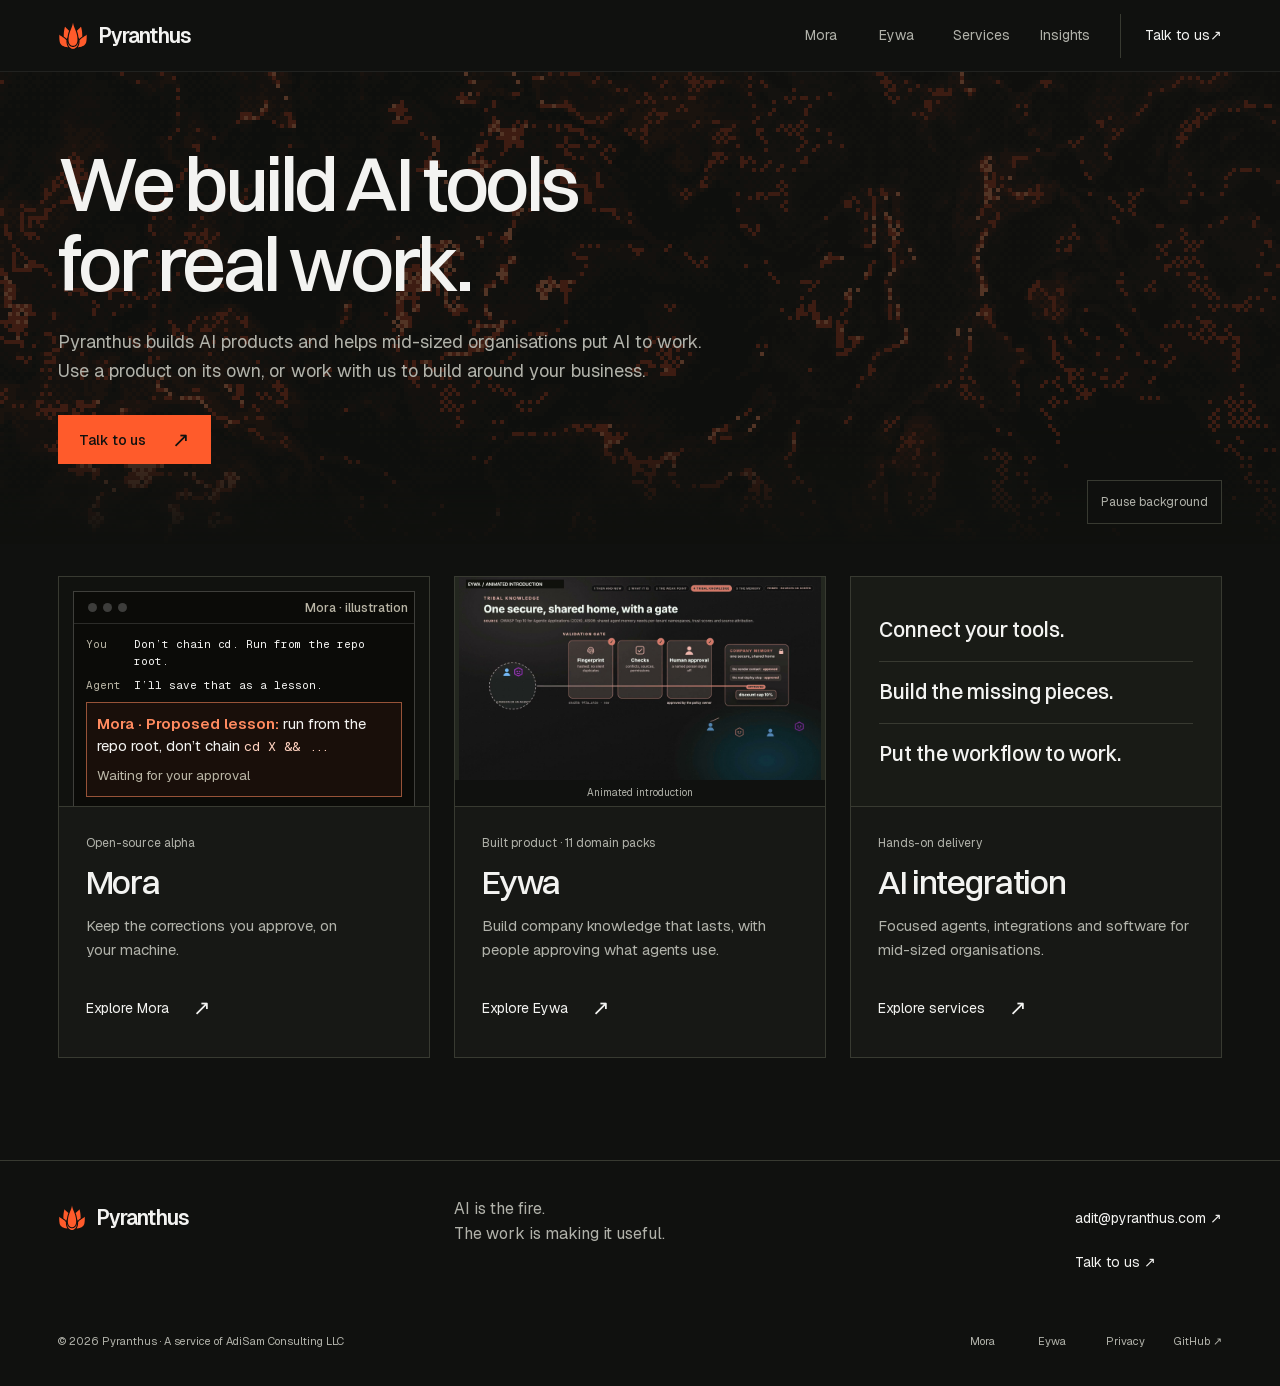
<file: index.html>
<!DOCTYPE html><html lang="en" class="hL4kRG_variable wtcLsG_variable APw8lG_variable"><head><meta charSet="utf-8"/><meta name="viewport" content="width=device-width, initial-scale=1"/><link rel="preload" href="/_next/static/media/Switzer_500-s.p.3l_u-a-fiviai.woff2" as="font" crossorigin="" type="font/woff2"/><link rel="preload" href="/_next/static/media/geist_latin-s.p.3rd3ws2mg35i0.woff2" as="font" crossorigin="" type="font/woff2"/><link rel="preload" href="/_next/static/media/geist_mono_latin-s.p.3f30ggp2vw8zj.woff2" as="font" crossorigin="" type="font/woff2"/><link rel="preload" href="/pyranthus-P2-ember.svg" as="image"/><link rel="preload" href="/eywa/introduction-poster.jpg?v=3" as="image"/><link rel="stylesheet" href="/_next/static/chunks/41qlxm-ccvlfj.css" data-precedence="next"/><link rel="stylesheet" href="/_next/static/chunks/17ht_4cuau84q.css" data-precedence="next"/><link rel="preload" as="script" fetchPriority="low" href="/_next/static/chunks/310vm2bl3xxpt.js"/><script src="/_next/static/chunks/1wnov70f88xjy.js" async=""></script><script src="/_next/static/chunks/34-s9nvef5sdp.js" async=""></script><script src="/_next/static/chunks/0c98xzjfks9hq.js" async=""></script><script src="/_next/static/chunks/turbopack-2u1d16houkiyo.js" async=""></script><script src="/_next/static/chunks/12iog7prox8u-.js" async=""></script><script src="/_next/static/chunks/2f64afjv0nj45.js" async=""></script><meta name="next-size-adjust" content=""/><meta name="theme-color" content="#10110f"/><title>Pyranthus | AI tools for real work</title><meta name="description" content="AI products to use on their own where available, and hands-on advisory and engineering to build around your business."/><meta name="robots" content="noindex, nofollow"/><meta property="og:title" content="Pyranthus | AI tools for real work"/><meta property="og:description" content="Advisory. Engineering. Products. AI built around your business."/><meta property="og:type" content="website"/><meta name="twitter:card" content="summary"/><meta name="twitter:title" content="Pyranthus | AI tools for real work"/><meta name="twitter:description" content="Advisory. Engineering. Products. AI built around your business."/><link rel="icon" href="/icon.svg?icon.0gcv9bt5g5lt3.svg" sizes="any" type="image/svg+xml"/><script src="/_next/static/chunks/0cz1d0mv5g_q7.js" noModule=""></script></head><body><div hidden=""><!--$--><!--/$--></div><a class="skip" href="#main">Skip to content</a><header class="site-header"><div class="shell nav-wrap"><a class="brand" aria-label="Pyranthus home" href="/"><img src="/pyranthus-P2-ember.svg" alt="" width="30" height="30"/>Pyranthus</a><button class="menu-toggle" aria-expanded="false" aria-controls="primary-nav">Menu<span aria-hidden="true">+</span></button><nav id="primary-nav" aria-label="Main navigation" class="nav-links"><a href="/products/mora/">Mora</a><a href="/products/eywa/">Eywa</a><a href="/practice/">Services</a><a href="/insights/">Insights</a><a class="nav-cta" href="/contact/">Talk to us <span aria-hidden="true">↗</span></a></nav></div></header><main id="main"><section class="parent-hero"><canvas class="company-ember" data-ember="true" aria-hidden="true"></canvas><div class="company-scrim" aria-hidden="true"></div><div class="shell parent-intro" data-ember-avoid="true"><h1>We build AI tools<br/>for real work.</h1><p>Pyranthus builds AI products and helps mid-sized organisations put AI to work. Use a product on its own, or work with us to build around your business.</p><a class="button primary" href="/contact/">Talk to us <span aria-hidden="true" class="arrow">↗</span></a></div><button class="field-control" type="button" aria-pressed="false">Pause background</button></section><section class="shell destination-section" aria-label="Products and services"><div class="destination-cards "><article class="destination-card"><div class="destination-crop mora-crop"><figure class="YRyQ9G_frame compact-loop" aria-label="Mora approval illustration. Agent proposals wait for your approval."><div class="YRyQ9G_titleBar"><span class="YRyQ9G_dots" aria-hidden="true"><i></i><i></i><i></i></span><span class="YRyQ9G_label">Mora · illustration</span></div><div class="YRyQ9G_stage"><div class="YRyQ9G_layer" data-active="true" data-beat="lesson" aria-hidden="true"><div class="YRyQ9G_head"><span class="YRyQ9G_session">Agent session</span><span class="YRyQ9G_chip" data-status="today">Today</span></div><ol class="YRyQ9G_lines"><li class="YRyQ9G_item" data-kind="you" style="--i:0"><span class="YRyQ9G_who">You</span><span class="YRyQ9G_text">Don’t chain cd. Run from the repo root.</span></li><li class="YRyQ9G_item" data-kind="agent" style="--i:1"><span class="YRyQ9G_who">Agent</span><span class="YRyQ9G_text">I’ll save that as a lesson.</span></li></ol><div class="YRyQ9G_card YRyQ9G_item" style="--i:2"><span class="YRyQ9G_cardText"><span class="YRyQ9G_cardTitle">Mora · <!-- -->Proposed lesson:</span> <!-- -->run from the repo root, don’t chain <code>cd X &amp;&amp; ...</code></span><span class="YRyQ9G_cardState" style="--i:4"><span data-approval-state="pending" class="YRyQ9G_pending">Waiting for your approval</span><span data-approval-state="saved" class="YRyQ9G_saved">Saved</span></span></div><ol class="YRyQ9G_lines"><li class="YRyQ9G_item" data-kind="cmd" style="--i:3"><span class="YRyQ9G_text">mora mcp proposals approve p_mem_example</span></li></ol><span class="YRyQ9G_beatTitle">1<!-- --> of <!-- -->1<!-- -->. <!-- -->Your approval</span></div></div><ol class="YRyQ9G_progress" aria-hidden="true"><li data-on="true"></li></ol><ol class="YRyQ9G_srOnly"><li>Your approval<!-- -->. <!-- -->Today<!-- -->.<!-- --> <!-- -->You: Don’t chain cd. Run from the repo root. Agent: I’ll save that as a lesson.<!-- --> Mora, Proposed lesson: run from the repo root, don’t chain cd X &amp;&amp; .... Waiting for your approval mora mcp proposals approve p_mem_example Saved</li></ol><figcaption class="YRyQ9G_caption">An illustration of the loop, not a recording</figcaption></figure></div><div class="destination-copy"><p class="small-note">Open-source alpha</p><h2>Mora</h2><p>Keep the corrections you approve, on your machine.</p><a class="text-link" href="/products/mora/">Explore Mora <span aria-hidden="true" class="arrow">↗</span></a></div></article><article class="destination-card"><figure class="destination-crop eywa-crop"><img class="eywa-intro-poster" src="/eywa/introduction-poster.jpg?v=3" width="1920" height="1080" alt="Animated introduction: people and agents contribute facts through a validation gate to approved company knowledge."/><figcaption>Animated introduction</figcaption></figure><div class="destination-copy"><p class="small-note">Built product · 11 domain packs</p><h2>Eywa</h2><p>Build company knowledge that lasts, with people approving what agents use.</p><a class="text-link" href="/products/eywa/">Explore Eywa <span aria-hidden="true" class="arrow">↗</span></a></div></article><article class="destination-card"><div class="destination-crop service-crop"><p>Connect your tools.</p><p>Build the missing pieces.</p><p>Put the workflow to work.</p></div><div class="destination-copy"><p class="small-note">Hands-on delivery</p><h2>AI integration</h2><p>Focused agents, integrations and software for mid-sized organisations.</p><a class="text-link" href="/practice/">Explore services <span aria-hidden="true" class="arrow">↗</span></a></div></article></div></section></main><!--$--><!--/$--><footer class="site-footer"><div class="shell"><div class="footer-top"><a class="brand" href="/"><img src="/pyranthus-P2-ember.svg" width="28" height="28" alt=""/>Pyranthus</a><p>AI is the fire.<br/>The work is making it useful.</p><div><a href="mailto:adit@pyranthus.com">adit@pyranthus.com ↗</a><a href="/contact/">Talk to us ↗</a></div></div><div class="footer-bottom"><span>© <!-- -->2026<!-- --> Pyranthus · A service of AdiSam Consulting LLC</span><div><a href="/products/mora/">Mora</a><a href="/products/eywa/">Eywa</a><a href="/privacy/">Privacy</a><a href="https://github.com/pyranthus-hq" target="_blank" rel="noreferrer">GitHub ↗</a></div></div></div></footer><script id="_R_">(globalThis["TURBOPACK"] || (globalThis["TURBOPACK"] = [])).push({"otherChunks":["static/chunks/310vm2bl3xxpt.js","static/chunks/1wnov70f88xjy.js","static/chunks/34-s9nvef5sdp.js","static/chunks/0c98xzjfks9hq.js"],"runtimeModuleIds":[94553]});</script><script src="/_next/static/chunks/310vm2bl3xxpt.js" async=""></script><script>(self.__next_f=self.__next_f||[]).push([0])</script><script>self.__next_f.push([1,"1:\"$Sreact.fragment\"\n2:\"/_next/static/chunks/12iog7prox8u-.js\"\n3:I[36852,[\"$2\"],\"default\"]\n4:I[39756,[\"$2\"],\"default\"]\n5:I[37457,[\"$2\"],\"default\"]\n6:\"/_next/static/chunks/2f64afjv0nj45.js\"\n7:I[22016,[\"$2\",\"$6\"],\"\"]\n9:I[49440,[\"$2\",\"$6\"],\"default\"]\na:I[64885,[\"$2\",\"$6\"],\"default\"]\nb:I[35570,[\"$2\",\"$6\"],\"default\"]\n12:\"ViewportBoundary\"\n13:I[97367,[\"$2\"],\"$12\"]\n15:\"MetadataBoundary\"\n16:I[97367,[\"$2\"],\"$15\"]\n17:\"$Sreact.suspense\"\n19:I[68027,[\"$2\"],\"default\",1]\n:HL[\"/_next/static/chunks/41qlxm-ccvlfj.css\",\"style\"]\n:HL[\"/_next/static/media/Switzer_500-s.p.3l_u-a-fiviai.woff2\",\"font\",{\"crossOrigin\":\"\",\"type\":\"font/woff2\"}]\n:HL[\"/_next/static/media/geist_latin-s.p.3rd3ws2mg35i0.woff2\",\"font\",{\"crossOrigin\":\"\",\"type\":\"font/woff2\"}]\n:HL[\"/_next/static/media/geist_mono_latin-s.p.3f30ggp2vw8zj.woff2\",\"font\",{\"crossOrigin\":\"\",\"type\":\"font/woff2\"}]\n:HL[\"/_next/static/chunks/17ht_4cuau84q.css\",\"style\"]\n:HL[\"/pyranthus-P2-ember.svg\",\"image\"]\n:HL[\"/eywa/introduction-poster.jpg?v=3\",\"image\"]\n"])</script><script>self.__next_f.push([1,"8:[[\"children\",{\"s\":\"__PAGE__\",\"h\":512,\"d\":{\"r\":[\"$\",\"$1\",\"c\",{\"children\":[[\"$\",\"main\",null,{\"id\":\"main\",\"children\":[[\"$\",\"section\",null,{\"className\":\"parent-hero\",\"children\":[[\"$\",\"canvas\",null,{\"className\":\"company-ember\",\"data-ember\":true,\"aria-hidden\":\"true\"}],[\"$\",\"div\",null,{\"className\":\"company-scrim\",\"aria-hidden\":\"true\"}],[\"$\",\"div\",null,{\"className\":\"shell parent-intro\",\"data-ember-avoid\":true,\"children\":[[\"$\",\"h1\",null,{\"children\":[\"We build AI tools\",[\"$\",\"br\",null,{}],\"for real work.\"]}],[\"$\",\"p\",null,{\"children\":\"Pyranthus builds AI products and helps mid-sized organisations put AI to work. Use a product on its own, or work with us to build around your business.\"}],[\"$\",\"$L7\",null,{\"className\":\"button primary\",\"href\":\"/contact/\",\"children\":[\"Talk to us \",[\"$\",\"span\",null,{\"aria-hidden\":\"true\",\"className\":\"arrow\",\"children\":\"↗\"}]]}]]}],[\"$\",\"$L9\",null,{}],[\"$\",\"$La\",null,{}]]}],[\"$\",\"section\",null,{\"className\":\"shell destination-section\",\"aria-label\":\"Products and services\",\"children\":[\"$\",\"div\",null,{\"className\":\"destination-cards \",\"children\":[[\"$\",\"article\",null,{\"className\":\"destination-card\",\"children\":[[\"$\",\"div\",null,{\"className\":\"destination-crop mora-crop\",\"children\":[\"$\",\"$Lb\",null,{\"loop\":{\"label\":\"Mora · illustration\",\"caption\":\"An illustration of the loop, not a recording\",\"pause\":\"Pause animation\",\"play\":\"Play animation\",\"stillBeat\":1,\"beats\":[{\"id\":\"lesson\",\"title\":\"Your approval\",\"session\":\"Agent session\",\"ms\":4200,\"chip\":{\"status\":\"today\",\"text\":\"Today\"},\"lines\":[{\"kind\":\"you\",\"text\":\"Don’t chain cd. Run from the repo root.\"},{\"kind\":\"agent\",\"text\":\"I’ll save that as a lesson.\"}],\"card\":{\"title\":\"Proposed lesson:\",\"text\":\"run from the repo root, don’t chain `cd X \u0026\u0026 ...`\",\"pending\":\"Waiting for your approval\",\"saved\":\"Saved\"},\"after\":[{\"kind\":\"cmd\",\"text\":\"mora mcp proposals approve p_mem_example\"}]}]},\"compact\":true}]}],[\"$\",\"div\",null,{\"className\":\"destination-copy\",\"children\":[[\"$\",\"p\",null,{\"className\":\"small-note\",\"children\":\"Open-source alpha\"}],[\"$\",\"h2\",null,{\"children\":\"Mora\"}],[\"$\",\"p\",null,{\"children\":\"Keep the corrections you approve, on your machine.\"}],[\"$\",\"$L7\",null,{\"className\":\"text-link\",\"href\":\"/products/mora/\",\"children\":[\"Explore Mora \",[\"$\",\"span\",null,{\"aria-hidden\":\"true\",\"className\":\"arrow\",\"children\":\"↗\"}]]}]]}]]}],[\"$\",\"article\",null,{\"className\":\"destination-card\",\"children\":[[\"$\",\"figure\",null,{\"className\":\"destination-crop eywa-crop\",\"children\":[[\"$\",\"img\",null,{\"className\":\"eywa-intro-poster\",\"src\":\"/eywa/introduction-poster.jpg?v=3\",\"width\":\"1920\",\"height\":\"1080\",\"alt\":\"Animated introduction: people and agents contribute facts through a validation gate to approved company knowledge.\"}],\"$Lc\"]}],\"$Ld\"]}],\"$Le\"]}]}]]}],[\"$Lf\",\"$L10\"],\"$L11\"]}],\"p\":false,\"v\":null}}]]\n"])</script><script>self.__next_f.push([1,"0:{\"P\":null,\"c\":[\"\",\"\"],\"q\":\"\",\"i\":false,\"t\":{\"t\":{\"s\":\"\",\"h\":528,\"d\":{\"r\":[\"$\",\"$1\",\"c\",{\"children\":[[[\"$\",\"link\",\"0\",{\"rel\":\"stylesheet\",\"href\":\"/_next/static/chunks/41qlxm-ccvlfj.css\",\"precedence\":\"next\",\"crossOrigin\":\"$undefined\",\"nonce\":\"$undefined\"}],[\"$\",\"script\",\"script-0\",{\"src\":\"/_next/static/chunks/12iog7prox8u-.js\",\"async\":true,\"nonce\":\"$undefined\"}]],[\"$\",\"html\",null,{\"lang\":\"en\",\"className\":\"hL4kRG_variable wtcLsG_variable APw8lG_variable\",\"children\":[\"$\",\"body\",null,{\"children\":[[\"$\",\"a\",null,{\"className\":\"skip\",\"href\":\"#main\",\"children\":\"Skip to content\"}],[\"$\",\"$L3\",null,{}],[\"$\",\"$L4\",null,{\"parallelRouterKey\":\"children\",\"error\":\"$undefined\",\"errorStyles\":\"$undefined\",\"errorScripts\":\"$undefined\",\"template\":[\"$\",\"$L5\",null,{}],\"templateStyles\":\"$undefined\",\"templateScripts\":\"$undefined\",\"notFound\":[[\"$\",\"main\",null,{\"id\":\"main\",\"className\":\"shell page-intro\",\"children\":[[\"$\",\"p\",null,{\"className\":\"eyebrow\",\"children\":\"Page not found\"}],[\"$\",\"h1\",null,{\"children\":[\"Let’s get you\",[\"$\",\"br\",null,{}],\"back to the work.\"]}],[\"$\",\"p\",null,{\"className\":\"intro-body\",\"children\":\"This address doesn’t have a page.\"}],[\"$\",\"$L7\",null,{\"className\":\"button primary\",\"href\":\"/\",\"children\":\"Pyranthus home ↗\"}]]}],[]],\"forbidden\":\"$undefined\",\"unauthorized\":\"$undefined\"}],[\"$\",\"footer\",null,{\"className\":\"site-footer\",\"children\":[\"$\",\"div\",null,{\"className\":\"shell\",\"children\":[[\"$\",\"div\",null,{\"className\":\"footer-top\",\"children\":[[\"$\",\"$L7\",null,{\"className\":\"brand\",\"href\":\"/\",\"children\":[[\"$\",\"img\",null,{\"src\":\"/pyranthus-P2-ember.svg\",\"width\":\"28\",\"height\":\"28\",\"alt\":\"\"}],\"Pyranthus\"]}],[\"$\",\"p\",null,{\"children\":[\"AI is the fire.\",[\"$\",\"br\",null,{}],\"The work is making it useful.\"]}],[\"$\",\"div\",null,{\"children\":[[\"$\",\"a\",null,{\"href\":\"mailto:adit@pyranthus.com\",\"children\":\"adit@pyranthus.com ↗\"}],[\"$\",\"$L7\",null,{\"href\":\"/contact/\",\"children\":\"Talk to us ↗\"}]]}]]}],[\"$\",\"div\",null,{\"className\":\"footer-bottom\",\"children\":[[\"$\",\"span\",null,{\"children\":[\"© \",2026,\" Pyranthus · A service of AdiSam Consulting LLC\"]}],[\"$\",\"div\",null,{\"children\":[[\"$\",\"$L7\",null,{\"href\":\"/products/mora/\",\"children\":\"Mora\"}],[\"$\",\"$L7\",null,{\"href\":\"/products/eywa/\",\"children\":\"Eywa\"}],[\"$\",\"$L7\",null,{\"href\":\"/privacy/\",\"children\":\"Privacy\"}],[\"$\",\"a\",null,{\"href\":\"https://github.com/pyranthus-hq\",\"target\":\"_blank\",\"rel\":\"noreferrer\",\"children\":\"GitHub ↗\"}]]}]]}]]}]}]]}]}]]}],\"p\":false,\"v\":null},\"c\":\"$Q8\"},\"h\":{\"r\":[\"$\",\"$1\",\"h\",{\"children\":[null,[\"$\",\"$L13\",null,{\"children\":\"$L14\"}],[\"$\",\"$L16\",null,{\"children\":[[\"$\",\"div\",null,{\"hidden\":true,\"children\":[\"$\",\"$17\",null,{\"name\":\"Next.Metadata\",\"children\":\"$L18\"}]}],null]}],[\"$\",\"meta\",null,{\"name\":\"next-size-adjust\",\"content\":\"\"}]]}],\"p\":false,\"v\":null}},\"m\":\"$undefined\",\"G\":[\"$19\",[[\"$\",\"link\",\"0\",{\"rel\":\"stylesheet\",\"href\":\"/_next/static/chunks/41qlxm-ccvlfj.css\",\"precedence\":\"next\",\"crossOrigin\":\"$undefined\",\"nonce\":\"$undefined\"}]]],\"S\":true,\"r\":\"$undefined\",\"s\":\"$undefined\",\"a\":\"$undefined\",\"l\":\"$undefined\",\"p\":\"$undefined\",\"d\":\"$undefined\",\"b\":\"9vuDhtbtjvVZ7oF1GINYZ\"}\n"])</script><script>self.__next_f.push([1,"1a:I[97367,[\"$2\"],\"OutletBoundary\"]\nc:[\"$\",\"figcaption\",null,{\"children\":\"Animated introduction\"}]\nd:[\"$\",\"div\",null,{\"className\":\"destination-copy\",\"children\":[[\"$\",\"p\",null,{\"className\":\"small-note\",\"children\":\"Built product · 11 domain packs\"}],[\"$\",\"h2\",null,{\"children\":\"Eywa\"}],[\"$\",\"p\",null,{\"children\":\"Build company knowledge that lasts, with people approving what agents use.\"}],[\"$\",\"$L7\",null,{\"className\":\"text-link\",\"href\":\"/products/eywa/\",\"children\":[\"Explore Eywa \",[\"$\",\"span\",null,{\"aria-hidden\":\"true\",\"className\":\"arrow\",\"children\":\"↗\"}]]}]]}]\ne:[\"$\",\"article\",null,{\"className\":\"destination-card\",\"children\":[[\"$\",\"div\",null,{\"className\":\"destination-crop service-crop\",\"children\":[[\"$\",\"p\",null,{\"children\":\"Connect your tools.\"}],[\"$\",\"p\",null,{\"children\":\"Build the missing pieces.\"}],[\"$\",\"p\",null,{\"children\":\"Put the workflow to work.\"}]]}],[\"$\",\"div\",null,{\"className\":\"destination-copy\",\"children\":[[\"$\",\"p\",null,{\"className\":\"small-note\",\"children\":\"Hands-on delivery\"}],[\"$\",\"h2\",null,{\"children\":\"AI integration\"}],[\"$\",\"p\",null,{\"children\":\"Focused agents, integrations and software for mid-sized organisations.\"}],[\"$\",\"$L7\",null,{\"className\":\"text-link\",\"href\":\"/practice/\",\"children\":[\"Explore services \",[\"$\",\"span\",null,{\"aria-hidden\":\"true\",\"className\":\"arrow\",\"children\":\"↗\"}]]}]]}]]}]\nf:[\"$\",\"link\",\"0\",{\"rel\":\"stylesheet\",\"href\":\"/_next/static/chunks/17ht_4cuau84q.css\",\"precedence\":\"next\",\"crossOrigin\":\"$undefined\",\"nonce\":\"$undefined\"}]\n10:[\"$\",\"script\",\"script-0\",{\"src\":\"/_next/static/chunks/2f64afjv0nj45.js\",\"async\":true,\"nonce\":\"$undefined\"}]\n11:[\"$\",\"$L1a\",null,{\"children\":[\"$\",\"$17\",null,{\"name\":\"Next.MetadataOutlet\",\"children\":\"$@1b\"}]}]\n"])</script><script>self.__next_f.push([1,"14:[[\"$\",\"meta\",\"0\",{\"charSet\":\"utf-8\"}],[\"$\",\"meta\",\"1\",{\"name\":\"viewport\",\"content\":\"width=device-width, initial-scale=1\"}],[\"$\",\"meta\",\"2\",{\"name\":\"theme-color\",\"content\":\"#10110f\"}]]\n"])</script><script>self.__next_f.push([1,"1c:I[27201,[\"$2\"],\"IconMark\"]\n18:[[\"$\",\"title\",\"0\",{\"children\":\"Pyranthus | AI tools for real work\"}],[\"$\",\"meta\",\"1\",{\"name\":\"description\",\"content\":\"AI products to use on their own where available, and hands-on advisory and engineering to build around your business.\"}],[\"$\",\"meta\",\"2\",{\"name\":\"robots\",\"content\":\"noindex, nofollow\"}],[\"$\",\"meta\",\"3\",{\"property\":\"og:title\",\"content\":\"Pyranthus | AI tools for real work\"}],[\"$\",\"meta\",\"4\",{\"property\":\"og:description\",\"content\":\"Advisory. Engineering. Products. AI built around your business.\"}],[\"$\",\"meta\",\"5\",{\"property\":\"og:type\",\"content\":\"website\"}],[\"$\",\"meta\",\"6\",{\"name\":\"twitter:card\",\"content\":\"summary\"}],[\"$\",\"meta\",\"7\",{\"name\":\"twitter:title\",\"content\":\"Pyranthus | AI tools for real work\"}],[\"$\",\"meta\",\"8\",{\"name\":\"twitter:description\",\"content\":\"Advisory. Engineering. Products. AI built around your business.\"}],[\"$\",\"link\",\"9\",{\"rel\":\"icon\",\"href\":\"/icon.svg?icon.0gcv9bt5g5lt3.svg\",\"sizes\":\"any\",\"type\":\"image/svg+xml\"}],[\"$\",\"$L1c\",\"10\",{}]]\n1b:null\n"])</script></body></html>
</file>
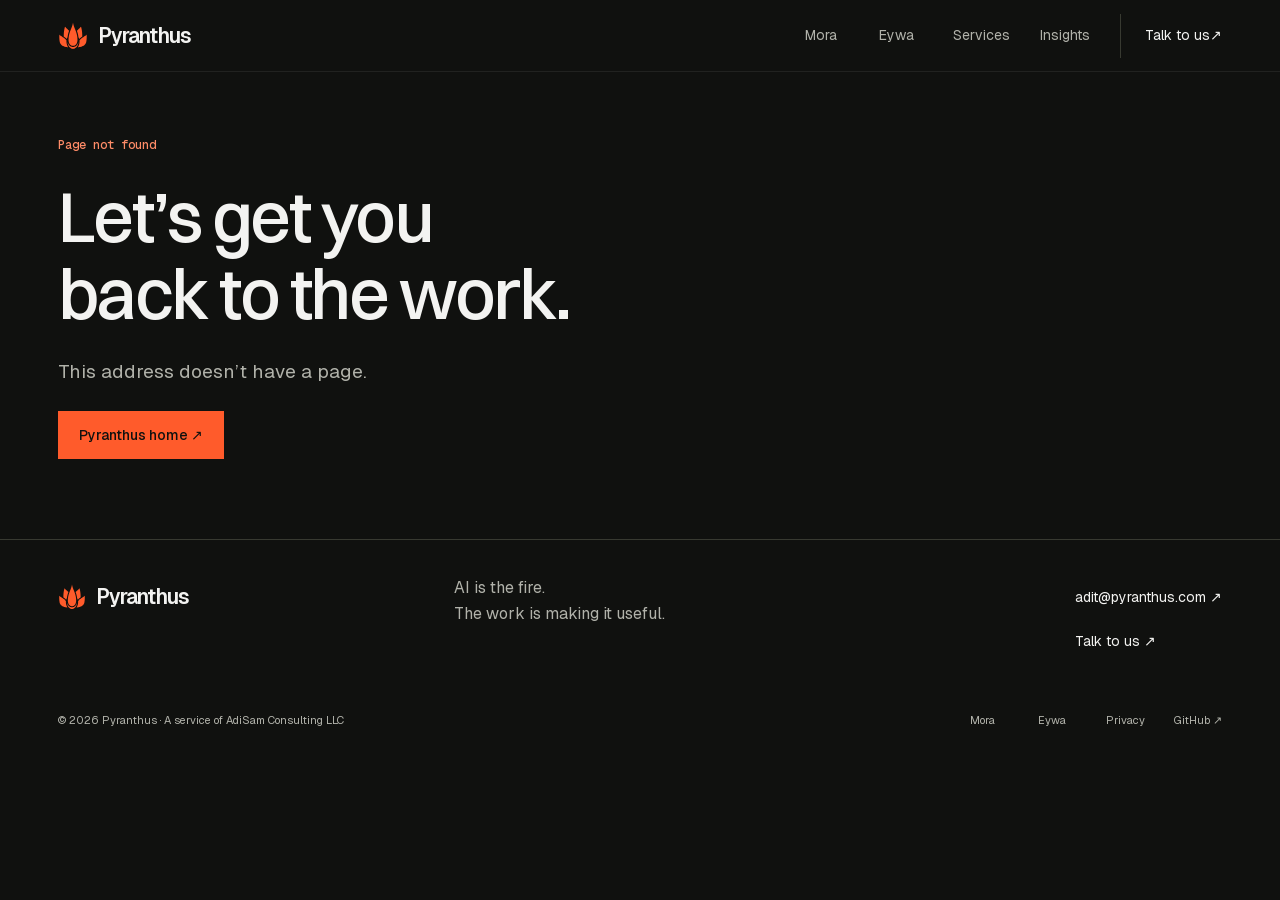
<file: 404/index.html>
<!DOCTYPE html><html lang="en" class="hL4kRG_variable wtcLsG_variable APw8lG_variable"><head><meta charSet="utf-8"/><meta name="viewport" content="width=device-width, initial-scale=1"/><link rel="preload" href="/pyranthus-P2-ember.svg" as="image"/><link rel="stylesheet" href="/_next/static/chunks/41qlxm-ccvlfj.css" data-precedence="next"/><link rel="preload" as="script" fetchPriority="low" href="/_next/static/chunks/310vm2bl3xxpt.js"/><script src="/_next/static/chunks/1wnov70f88xjy.js" async=""></script><script src="/_next/static/chunks/34-s9nvef5sdp.js" async=""></script><script src="/_next/static/chunks/0c98xzjfks9hq.js" async=""></script><script src="/_next/static/chunks/turbopack-2u1d16houkiyo.js" async=""></script><script src="/_next/static/chunks/12iog7prox8u-.js" async=""></script><meta name="robots" content="noindex"/><meta name="next-size-adjust" content=""/><meta name="theme-color" content="#10110f"/><title>Pyranthus | AI tools for real work</title><meta name="description" content="AI products to use on their own where available, and hands-on advisory and engineering to build around your business."/><meta name="robots" content="noindex, nofollow"/><meta property="og:title" content="Pyranthus | AI tools for real work"/><meta property="og:description" content="Advisory. Engineering. Products. AI built around your business."/><meta property="og:type" content="website"/><meta name="twitter:card" content="summary"/><meta name="twitter:title" content="Pyranthus | AI tools for real work"/><meta name="twitter:description" content="Advisory. Engineering. Products. AI built around your business."/><link rel="icon" href="/icon.svg?icon.0gcv9bt5g5lt3.svg" sizes="any" type="image/svg+xml"/><script src="/_next/static/chunks/0cz1d0mv5g_q7.js" noModule=""></script></head><body><div hidden=""><!--$--><!--/$--></div><a class="skip" href="#main">Skip to content</a><header class="site-header"><div class="shell nav-wrap"><a class="brand" aria-label="Pyranthus home" href="/"><img src="/pyranthus-P2-ember.svg" alt="" width="30" height="30"/>Pyranthus</a><button class="menu-toggle" aria-expanded="false" aria-controls="primary-nav">Menu<span aria-hidden="true">+</span></button><nav id="primary-nav" aria-label="Main navigation" class="nav-links"><a href="/products/mora/">Mora</a><a href="/products/eywa/">Eywa</a><a href="/practice/">Services</a><a href="/insights/">Insights</a><a class="nav-cta" href="/contact/">Talk to us <span aria-hidden="true">↗</span></a></nav></div></header><main id="main" class="shell page-intro"><p class="eyebrow">Page not found</p><h1>Let’s get you<br/>back to the work.</h1><p class="intro-body">This address doesn’t have a page.</p><a class="button primary" href="/">Pyranthus home ↗</a></main><!--$--><!--/$--><footer class="site-footer"><div class="shell"><div class="footer-top"><a class="brand" href="/"><img src="/pyranthus-P2-ember.svg" width="28" height="28" alt=""/>Pyranthus</a><p>AI is the fire.<br/>The work is making it useful.</p><div><a href="mailto:adit@pyranthus.com">adit@pyranthus.com ↗</a><a href="/contact/">Talk to us ↗</a></div></div><div class="footer-bottom"><span>© <!-- -->2026<!-- --> Pyranthus · A service of AdiSam Consulting LLC</span><div><a href="/products/mora/">Mora</a><a href="/products/eywa/">Eywa</a><a href="/privacy/">Privacy</a><a href="https://github.com/pyranthus-hq" target="_blank" rel="noreferrer">GitHub ↗</a></div></div></div></footer><script id="_R_">(globalThis["TURBOPACK"] || (globalThis["TURBOPACK"] = [])).push({"otherChunks":["static/chunks/310vm2bl3xxpt.js","static/chunks/1wnov70f88xjy.js","static/chunks/34-s9nvef5sdp.js","static/chunks/0c98xzjfks9hq.js"],"runtimeModuleIds":[94553]});</script><script src="/_next/static/chunks/310vm2bl3xxpt.js" async=""></script><script>(self.__next_f=self.__next_f||[]).push([0])</script><script>self.__next_f.push([1,"1:\"$Sreact.fragment\"\n2:\"/_next/static/chunks/12iog7prox8u-.js\"\n3:I[36852,[\"$2\"],\"default\"]\n4:I[39756,[\"$2\"],\"default\"]\n5:I[37457,[\"$2\"],\"default\"]\n6:I[22016,[\"$2\"],\"\"]\na:I[97367,[\"$2\"],\"OutletBoundary\"]\nb:\"$Sreact.suspense\"\nd:\"ViewportBoundary\"\ne:I[97367,[\"$2\"],\"$d\"]\n10:\"MetadataBoundary\"\n11:I[97367,[\"$2\"],\"$10\"]\n13:I[68027,[\"$2\"],\"default\",1]\n:HL[\"/_next/static/chunks/41qlxm-ccvlfj.css\",\"style\"]\n:HL[\"/pyranthus-P2-ember.svg\",\"image\"]\n8:X\n9:[[\"children\",{\"s\":\"__PAGE__\",\"h\":512,\"d\":{\"r\":[\"$\",\"$1\",\"c\",{\"children\":[[\"$\",\"main\",null,{\"id\":\"main\",\"className\":\"shell page-intro\",\"children\":[[\"$\",\"p\",null,{\"className\":\"eyebrow\",\"children\":\"Page not found\"}],[\"$\",\"h1\",null,{\"children\":[\"Let’s get you\",[\"$\",\"br\",null,{}],\"back to the work.\"]}],[\"$\",\"p\",null,{\"className\":\"intro-body\",\"children\":\"This address doesn’t have a page.\"}],[\"$\",\"$L6\",null,{\"className\":\"button primary\",\"href\":\"/\",\"children\":\"Pyranthus home ↗\"}]]}],null,[\"$\",\"$La\",null,{\"children\":[\"$\",\"$b\",null,{\"name\":\"Next.MetadataOutlet\",\"children\":\"$@c\"}]}]]}],\"p\":false,\"v\":null}}]]\n7:[[\"children\",{\"s\":\"/_not-found\",\"h\":512,\"d\":{\"r\":[\"$\",\"$1\",\"c\",{\"children\":[null,[\"$\",\"$L4\",null,{\"parallelRouterKey\":\"children\",\"error\":\"$undefined\",\"errorStyles\":\"$undefined\",\"errorScripts\":\"$undefined\",\"template\":[\"$\",\"$L5\",null,{}],\"templateStyles\":\"$undefined\",\"templateScripts\":\"$undefined\",\"notFound\":\"$undefined\",\"forbidden\":\"$undefined\",\"unauthorized\":\"$undefined\"}]]}],\"p\":false,\"v\":\"$8\"},\"c\":\"$Q9\"}]]\n"])</script><script>self.__next_f.push([1,"0:{\"P\":null,\"c\":[\"\",\"_not-found\",\"\"],\"q\":\"\",\"i\":false,\"t\":{\"t\":{\"s\":\"\",\"h\":528,\"d\":{\"r\":[\"$\",\"$1\",\"c\",{\"children\":[[[\"$\",\"link\",\"0\",{\"rel\":\"stylesheet\",\"href\":\"/_next/static/chunks/41qlxm-ccvlfj.css\",\"precedence\":\"next\",\"crossOrigin\":\"$undefined\",\"nonce\":\"$undefined\"}],[\"$\",\"script\",\"script-0\",{\"src\":\"/_next/static/chunks/12iog7prox8u-.js\",\"async\":true,\"nonce\":\"$undefined\"}]],[\"$\",\"html\",null,{\"lang\":\"en\",\"className\":\"hL4kRG_variable wtcLsG_variable APw8lG_variable\",\"children\":[\"$\",\"body\",null,{\"children\":[[\"$\",\"a\",null,{\"className\":\"skip\",\"href\":\"#main\",\"children\":\"Skip to content\"}],[\"$\",\"$L3\",null,{}],[\"$\",\"$L4\",null,{\"parallelRouterKey\":\"children\",\"error\":\"$undefined\",\"errorStyles\":\"$undefined\",\"errorScripts\":\"$undefined\",\"template\":[\"$\",\"$L5\",null,{}],\"templateStyles\":\"$undefined\",\"templateScripts\":\"$undefined\",\"notFound\":[[\"$\",\"main\",null,{\"id\":\"main\",\"className\":\"shell page-intro\",\"children\":[[\"$\",\"p\",null,{\"className\":\"eyebrow\",\"children\":\"Page not found\"}],[\"$\",\"h1\",null,{\"children\":[\"Let’s get you\",[\"$\",\"br\",null,{}],\"back to the work.\"]}],[\"$\",\"p\",null,{\"className\":\"intro-body\",\"children\":\"This address doesn’t have a page.\"}],[\"$\",\"$L6\",null,{\"className\":\"button primary\",\"href\":\"/\",\"children\":\"Pyranthus home ↗\"}]]}],[]],\"forbidden\":\"$undefined\",\"unauthorized\":\"$undefined\"}],[\"$\",\"footer\",null,{\"className\":\"site-footer\",\"children\":[\"$\",\"div\",null,{\"className\":\"shell\",\"children\":[[\"$\",\"div\",null,{\"className\":\"footer-top\",\"children\":[[\"$\",\"$L6\",null,{\"className\":\"brand\",\"href\":\"/\",\"children\":[[\"$\",\"img\",null,{\"src\":\"/pyranthus-P2-ember.svg\",\"width\":\"28\",\"height\":\"28\",\"alt\":\"\"}],\"Pyranthus\"]}],[\"$\",\"p\",null,{\"children\":[\"AI is the fire.\",[\"$\",\"br\",null,{}],\"The work is making it useful.\"]}],[\"$\",\"div\",null,{\"children\":[[\"$\",\"a\",null,{\"href\":\"mailto:adit@pyranthus.com\",\"children\":\"adit@pyranthus.com ↗\"}],[\"$\",\"$L6\",null,{\"href\":\"/contact/\",\"children\":\"Talk to us ↗\"}]]}]]}],[\"$\",\"div\",null,{\"className\":\"footer-bottom\",\"children\":[[\"$\",\"span\",null,{\"children\":[\"© \",2026,\" Pyranthus · A service of AdiSam Consulting LLC\"]}],[\"$\",\"div\",null,{\"children\":[[\"$\",\"$L6\",null,{\"href\":\"/products/mora/\",\"children\":\"Mora\"}],[\"$\",\"$L6\",null,{\"href\":\"/products/eywa/\",\"children\":\"Eywa\"}],[\"$\",\"$L6\",null,{\"href\":\"/privacy/\",\"children\":\"Privacy\"}],[\"$\",\"a\",null,{\"href\":\"https://github.com/pyranthus-hq\",\"target\":\"_blank\",\"rel\":\"noreferrer\",\"children\":\"GitHub ↗\"}]]}]]}]]}]}]]}]}]]}],\"p\":false,\"v\":null},\"c\":\"$Q7\"},\"h\":{\"r\":[\"$\",\"$1\",\"h\",{\"children\":[[\"$\",\"meta\",null,{\"name\":\"robots\",\"content\":\"noindex\"}],[\"$\",\"$Le\",null,{\"children\":\"$Lf\"}],[\"$\",\"$L11\",null,{\"children\":[[\"$\",\"div\",null,{\"hidden\":true,\"children\":[\"$\",\"$b\",null,{\"name\":\"Next.Metadata\",\"children\":\"$L12\"}]}],null]}],[\"$\",\"meta\",null,{\"name\":\"next-size-adjust\",\"content\":\"\"}]]}],\"p\":false,\"v\":null}},\"m\":\"$undefined\",\"G\":[\"$13\",[[\"$\",\"link\",\"0\",{\"rel\":\"stylesheet\",\"href\":\"/_next/static/chunks/41qlxm-ccvlfj.css\",\"precedence\":\"next\",\"crossOrigin\":\"$undefined\",\"nonce\":\"$undefined\"}]]],\"S\":true,\"r\":\"$undefined\",\"s\":\"$undefined\",\"a\":\"$undefined\",\"l\":\"$undefined\",\"p\":\"$undefined\",\"d\":\"$undefined\",\"b\":\"9vuDhtbtjvVZ7oF1GINYZ\"}\n"])</script><script>self.__next_f.push([1,"8:C\nf:[[\"$\",\"meta\",\"0\",{\"charSet\":\"utf-8\"}],[\"$\",\"meta\",\"1\",{\"name\":\"viewport\",\"content\":\"width=device-width, initial-scale=1\"}],[\"$\",\"meta\",\"2\",{\"name\":\"theme-color\",\"content\":\"#10110f\"}]]\n"])</script><script>self.__next_f.push([1,"14:I[27201,[\"$2\"],\"IconMark\"]\nc:null\n12:[[\"$\",\"title\",\"0\",{\"children\":\"Pyranthus | AI tools for real work\"}],[\"$\",\"meta\",\"1\",{\"name\":\"description\",\"content\":\"AI products to use on their own where available, and hands-on advisory and engineering to build around your business.\"}],[\"$\",\"meta\",\"2\",{\"name\":\"robots\",\"content\":\"noindex, nofollow\"}],[\"$\",\"meta\",\"3\",{\"property\":\"og:title\",\"content\":\"Pyranthus | AI tools for real work\"}],[\"$\",\"meta\",\"4\",{\"property\":\"og:description\",\"content\":\"Advisory. Engineering. Products. AI built around your business.\"}],[\"$\",\"meta\",\"5\",{\"property\":\"og:type\",\"content\":\"website\"}],[\"$\",\"meta\",\"6\",{\"name\":\"twitter:card\",\"content\":\"summary\"}],[\"$\",\"meta\",\"7\",{\"name\":\"twitter:title\",\"content\":\"Pyranthus | AI tools for real work\"}],[\"$\",\"meta\",\"8\",{\"name\":\"twitter:description\",\"content\":\"Advisory. Engineering. Products. AI built around your business.\"}],[\"$\",\"link\",\"9\",{\"rel\":\"icon\",\"href\":\"/icon.svg?icon.0gcv9bt5g5lt3.svg\",\"sizes\":\"any\",\"type\":\"image/svg+xml\"}],[\"$\",\"$L14\",\"10\",{}]]\n"])</script></body></html>
</file>
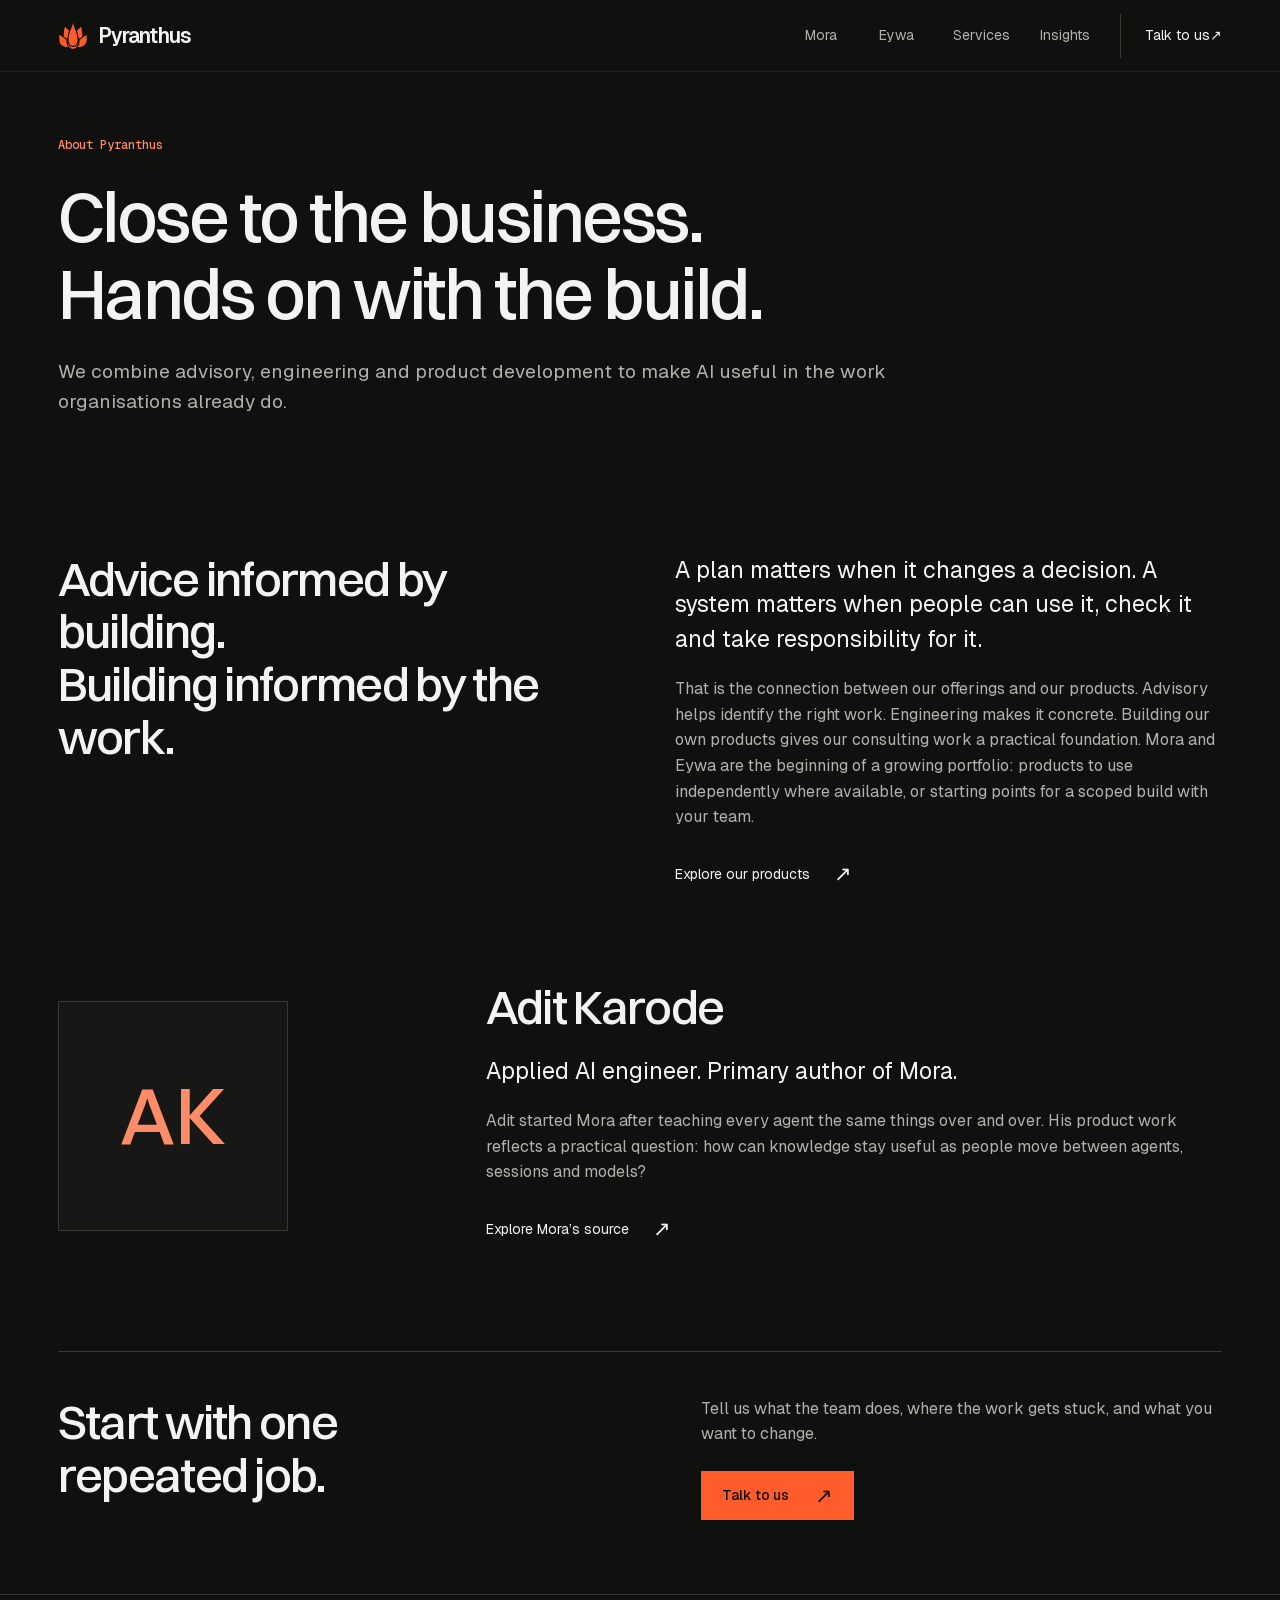
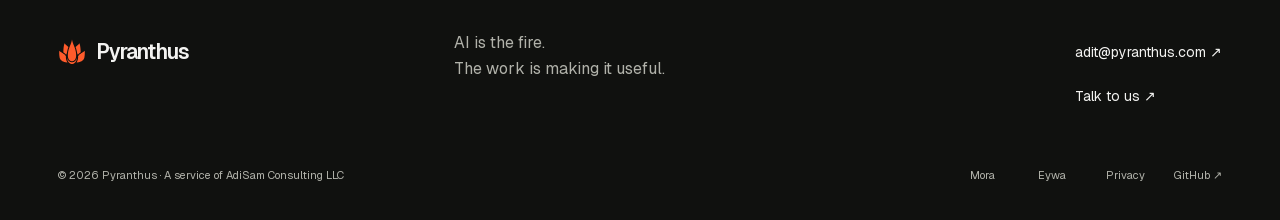
<file: about/index.html>
<!DOCTYPE html><html lang="en" class="hL4kRG_variable wtcLsG_variable APw8lG_variable"><head><meta charSet="utf-8"/><meta name="viewport" content="width=device-width, initial-scale=1"/><link rel="preload" href="/_next/static/media/Switzer_500-s.p.3l_u-a-fiviai.woff2" as="font" crossorigin="" type="font/woff2"/><link rel="preload" href="/_next/static/media/geist_latin-s.p.3rd3ws2mg35i0.woff2" as="font" crossorigin="" type="font/woff2"/><link rel="preload" href="/_next/static/media/geist_mono_latin-s.p.3f30ggp2vw8zj.woff2" as="font" crossorigin="" type="font/woff2"/><link rel="preload" href="/pyranthus-P2-ember.svg" as="image"/><link rel="stylesheet" href="/_next/static/chunks/41qlxm-ccvlfj.css" data-precedence="next"/><link rel="stylesheet" href="/_next/static/chunks/17ht_4cuau84q.css" data-precedence="next"/><link rel="preload" as="script" fetchPriority="low" href="/_next/static/chunks/310vm2bl3xxpt.js"/><script src="/_next/static/chunks/1wnov70f88xjy.js" async=""></script><script src="/_next/static/chunks/34-s9nvef5sdp.js" async=""></script><script src="/_next/static/chunks/0c98xzjfks9hq.js" async=""></script><script src="/_next/static/chunks/turbopack-2u1d16houkiyo.js" async=""></script><script src="/_next/static/chunks/12iog7prox8u-.js" async=""></script><script src="/_next/static/chunks/43823cdczvysy.js" async=""></script><meta name="next-size-adjust" content=""/><meta name="theme-color" content="#10110f"/><title>About | Pyranthus</title><meta name="description" content="Pyranthus combines practical AI advisory, hands-on engineering and product development. Learn about the company and Adit Karode."/><meta name="robots" content="noindex, nofollow"/><meta property="og:title" content="Pyranthus | AI tools for real work"/><meta property="og:description" content="Advisory. Engineering. Products. AI built around your business."/><meta property="og:type" content="website"/><meta name="twitter:card" content="summary"/><meta name="twitter:title" content="Pyranthus | AI tools for real work"/><meta name="twitter:description" content="Advisory. Engineering. Products. AI built around your business."/><link rel="icon" href="/icon.svg?icon.0gcv9bt5g5lt3.svg" sizes="any" type="image/svg+xml"/><script src="/_next/static/chunks/0cz1d0mv5g_q7.js" noModule=""></script></head><body><div hidden=""><!--$--><!--/$--></div><a class="skip" href="#main">Skip to content</a><header class="site-header"><div class="shell nav-wrap"><a class="brand" aria-label="Pyranthus home" href="/"><img src="/pyranthus-P2-ember.svg" alt="" width="30" height="30"/>Pyranthus</a><button class="menu-toggle" aria-expanded="false" aria-controls="primary-nav">Menu<span aria-hidden="true">+</span></button><nav id="primary-nav" aria-label="Main navigation" class="nav-links"><a href="/products/mora/">Mora</a><a href="/products/eywa/">Eywa</a><a href="/practice/">Services</a><a href="/insights/">Insights</a><a class="nav-cta" href="/contact/">Talk to us <span aria-hidden="true">↗</span></a></nav></div></header><main id="main"><div class="page-intro shell"><p class="eyebrow">About Pyranthus</p><h1>Close to the business. Hands on with the build.</h1><div class="intro-body"><p>We combine advisory, engineering and product development to make AI useful in the work organisations already do.</p></div></div><section class="section shell about-story"><h2>Advice informed by building.<br/>Building informed by the work.</h2><div><p class="large-body">A plan matters when it changes a decision. A system matters when people can use it, check it and take responsibility for it.</p><p>That is the connection between our offerings and our products. Advisory helps identify the right work. Engineering makes it concrete. Building our own products gives our consulting work a practical foundation. Mora and Eywa are the beginning of a growing portfolio: products to use independently where available, or starting points for a scoped build with your team.</p><a class="text-link" href="/products/">Explore our products <span aria-hidden="true" class="arrow">↗</span></a></div></section><section class="section shell founder-section"><div class="founder-monogram" aria-hidden="true">AK</div><div><h2>Adit Karode</h2><p class="large-body">Applied AI engineer. Primary author of Mora.</p><p>Adit started Mora after teaching every agent the same things over and over. His product work reflects a practical question: how can knowledge stay useful as people move between agents, sessions and models?</p><a class="text-link" href="https://github.com/pyranthus-hq/mora" target="_blank" rel="noreferrer">Explore Mora’s source <span aria-hidden="true" class="arrow">↗</span></a></div></section><section class="close-section shell"><h2>Start with one repeated job.</h2><div><p>Tell us what the team does, where the work gets stuck, and what you want to change.</p><a class="button primary" href="/contact/">Talk to us <span aria-hidden="true" class="arrow">↗</span></a></div></section></main><!--$--><!--/$--><footer class="site-footer"><div class="shell"><div class="footer-top"><a class="brand" href="/"><img src="/pyranthus-P2-ember.svg" width="28" height="28" alt=""/>Pyranthus</a><p>AI is the fire.<br/>The work is making it useful.</p><div><a href="mailto:adit@pyranthus.com">adit@pyranthus.com ↗</a><a href="/contact/">Talk to us ↗</a></div></div><div class="footer-bottom"><span>© <!-- -->2026<!-- --> Pyranthus · A service of AdiSam Consulting LLC</span><div><a href="/products/mora/">Mora</a><a href="/products/eywa/">Eywa</a><a href="/privacy/">Privacy</a><a href="https://github.com/pyranthus-hq" target="_blank" rel="noreferrer">GitHub ↗</a></div></div></div></footer><script id="_R_">(globalThis["TURBOPACK"] || (globalThis["TURBOPACK"] = [])).push({"otherChunks":["static/chunks/310vm2bl3xxpt.js","static/chunks/1wnov70f88xjy.js","static/chunks/34-s9nvef5sdp.js","static/chunks/0c98xzjfks9hq.js"],"runtimeModuleIds":[94553]});</script><script src="/_next/static/chunks/310vm2bl3xxpt.js" async=""></script><script>(self.__next_f=self.__next_f||[]).push([0])</script><script>self.__next_f.push([1,"1:\"$Sreact.fragment\"\n2:\"/_next/static/chunks/12iog7prox8u-.js\"\n3:I[36852,[\"$2\"],\"default\"]\n4:I[39756,[\"$2\"],\"default\"]\n5:I[37457,[\"$2\"],\"default\"]\n6:\"/_next/static/chunks/43823cdczvysy.js\"\n7:I[22016,[\"$2\",\"$6\"],\"\"]\n10:\"ViewportBoundary\"\n11:I[97367,[\"$2\"],\"$10\"]\n13:\"MetadataBoundary\"\n14:I[97367,[\"$2\"],\"$13\"]\n15:\"$Sreact.suspense\"\n17:I[68027,[\"$2\"],\"default\",1]\n:HL[\"/_next/static/chunks/41qlxm-ccvlfj.css\",\"style\"]\n:HL[\"/_next/static/media/Switzer_500-s.p.3l_u-a-fiviai.woff2\",\"font\",{\"crossOrigin\":\"\",\"type\":\"font/woff2\"}]\n:HL[\"/_next/static/media/geist_latin-s.p.3rd3ws2mg35i0.woff2\",\"font\",{\"crossOrigin\":\"\",\"type\":\"font/woff2\"}]\n:HL[\"/_next/static/media/geist_mono_latin-s.p.3f30ggp2vw8zj.woff2\",\"font\",{\"crossOrigin\":\"\",\"type\":\"font/woff2\"}]\n:HL[\"/_next/static/chunks/17ht_4cuau84q.css\",\"style\"]\n:HL[\"/pyranthus-P2-ember.svg\",\"image\"]\n9:X\n"])</script><script>self.__next_f.push([1,"a:[[\"children\",{\"s\":\"__PAGE__\",\"h\":512,\"d\":{\"r\":[\"$\",\"$1\",\"c\",{\"children\":[[\"$\",\"main\",null,{\"id\":\"main\",\"children\":[[\"$\",\"div\",null,{\"className\":\"page-intro shell\",\"children\":[[\"$\",\"p\",null,{\"className\":\"eyebrow\",\"children\":\"About Pyranthus\"}],[\"$\",\"h1\",null,{\"children\":\"Close to the business. Hands on with the build.\"}],[\"$\",\"div\",null,{\"className\":\"intro-body\",\"children\":[\"$\",\"p\",null,{\"children\":\"We combine advisory, engineering and product development to make AI useful in the work organisations already do.\"}]}]]}],[\"$\",\"section\",null,{\"className\":\"section shell about-story\",\"children\":[[\"$\",\"h2\",null,{\"children\":[\"Advice informed by building.\",[\"$\",\"br\",null,{}],\"Building informed by the work.\"]}],[\"$\",\"div\",null,{\"children\":[[\"$\",\"p\",null,{\"className\":\"large-body\",\"children\":\"A plan matters when it changes a decision. A system matters when people can use it, check it and take responsibility for it.\"}],[\"$\",\"p\",null,{\"children\":\"That is the connection between our offerings and our products. Advisory helps identify the right work. Engineering makes it concrete. Building our own products gives our consulting work a practical foundation. Mora and Eywa are the beginning of a growing portfolio: products to use independently where available, or starting points for a scoped build with your team.\"}],[\"$\",\"$L7\",null,{\"className\":\"text-link\",\"href\":\"/products/\",\"children\":[\"Explore our products \",[\"$\",\"span\",null,{\"aria-hidden\":\"true\",\"className\":\"arrow\",\"children\":\"↗\"}]]}]]}]]}],[\"$\",\"section\",null,{\"className\":\"section shell founder-section\",\"children\":[[\"$\",\"div\",null,{\"className\":\"founder-monogram\",\"aria-hidden\":\"true\",\"children\":\"AK\"}],[\"$\",\"div\",null,{\"children\":[[\"$\",\"h2\",null,{\"children\":\"Adit Karode\"}],[\"$\",\"p\",null,{\"className\":\"large-body\",\"children\":\"Applied AI engineer. Primary author of Mora.\"}],[\"$\",\"p\",null,{\"children\":\"Adit started Mora after teaching every agent the same things over and over. His product work reflects a practical question: how can knowledge stay useful as people move between agents, sessions and models?\"}],\"$Lb\"]}]]}],\"$Lc\"]}],[\"$Ld\",\"$Le\"],\"$Lf\"]}],\"p\":false,\"v\":null}}]]\n"])</script><script>self.__next_f.push([1,"8:[[\"children\",{\"s\":\"about\",\"h\":512,\"d\":{\"r\":[\"$\",\"$1\",\"c\",{\"children\":[null,[\"$\",\"$L4\",null,{\"parallelRouterKey\":\"children\",\"error\":\"$undefined\",\"errorStyles\":\"$undefined\",\"errorScripts\":\"$undefined\",\"template\":[\"$\",\"$L5\",null,{}],\"templateStyles\":\"$undefined\",\"templateScripts\":\"$undefined\",\"notFound\":\"$undefined\",\"forbidden\":\"$undefined\",\"unauthorized\":\"$undefined\"}]]}],\"p\":false,\"v\":\"$9\"},\"c\":\"$Qa\"}]]\n"])</script><script>self.__next_f.push([1,"0:{\"P\":null,\"c\":[\"\",\"about\",\"\"],\"q\":\"\",\"i\":false,\"t\":{\"t\":{\"s\":\"\",\"h\":528,\"d\":{\"r\":[\"$\",\"$1\",\"c\",{\"children\":[[[\"$\",\"link\",\"0\",{\"rel\":\"stylesheet\",\"href\":\"/_next/static/chunks/41qlxm-ccvlfj.css\",\"precedence\":\"next\",\"crossOrigin\":\"$undefined\",\"nonce\":\"$undefined\"}],[\"$\",\"script\",\"script-0\",{\"src\":\"/_next/static/chunks/12iog7prox8u-.js\",\"async\":true,\"nonce\":\"$undefined\"}]],[\"$\",\"html\",null,{\"lang\":\"en\",\"className\":\"hL4kRG_variable wtcLsG_variable APw8lG_variable\",\"children\":[\"$\",\"body\",null,{\"children\":[[\"$\",\"a\",null,{\"className\":\"skip\",\"href\":\"#main\",\"children\":\"Skip to content\"}],[\"$\",\"$L3\",null,{}],[\"$\",\"$L4\",null,{\"parallelRouterKey\":\"children\",\"error\":\"$undefined\",\"errorStyles\":\"$undefined\",\"errorScripts\":\"$undefined\",\"template\":[\"$\",\"$L5\",null,{}],\"templateStyles\":\"$undefined\",\"templateScripts\":\"$undefined\",\"notFound\":[[\"$\",\"main\",null,{\"id\":\"main\",\"className\":\"shell page-intro\",\"children\":[[\"$\",\"p\",null,{\"className\":\"eyebrow\",\"children\":\"Page not found\"}],[\"$\",\"h1\",null,{\"children\":[\"Let’s get you\",[\"$\",\"br\",null,{}],\"back to the work.\"]}],[\"$\",\"p\",null,{\"className\":\"intro-body\",\"children\":\"This address doesn’t have a page.\"}],[\"$\",\"$L7\",null,{\"className\":\"button primary\",\"href\":\"/\",\"children\":\"Pyranthus home ↗\"}]]}],[]],\"forbidden\":\"$undefined\",\"unauthorized\":\"$undefined\"}],[\"$\",\"footer\",null,{\"className\":\"site-footer\",\"children\":[\"$\",\"div\",null,{\"className\":\"shell\",\"children\":[[\"$\",\"div\",null,{\"className\":\"footer-top\",\"children\":[[\"$\",\"$L7\",null,{\"className\":\"brand\",\"href\":\"/\",\"children\":[[\"$\",\"img\",null,{\"src\":\"/pyranthus-P2-ember.svg\",\"width\":\"28\",\"height\":\"28\",\"alt\":\"\"}],\"Pyranthus\"]}],[\"$\",\"p\",null,{\"children\":[\"AI is the fire.\",[\"$\",\"br\",null,{}],\"The work is making it useful.\"]}],[\"$\",\"div\",null,{\"children\":[[\"$\",\"a\",null,{\"href\":\"mailto:adit@pyranthus.com\",\"children\":\"adit@pyranthus.com ↗\"}],[\"$\",\"$L7\",null,{\"href\":\"/contact/\",\"children\":\"Talk to us ↗\"}]]}]]}],[\"$\",\"div\",null,{\"className\":\"footer-bottom\",\"children\":[[\"$\",\"span\",null,{\"children\":[\"© \",2026,\" Pyranthus · A service of AdiSam Consulting LLC\"]}],[\"$\",\"div\",null,{\"children\":[[\"$\",\"$L7\",null,{\"href\":\"/products/mora/\",\"children\":\"Mora\"}],[\"$\",\"$L7\",null,{\"href\":\"/products/eywa/\",\"children\":\"Eywa\"}],[\"$\",\"$L7\",null,{\"href\":\"/privacy/\",\"children\":\"Privacy\"}],[\"$\",\"a\",null,{\"href\":\"https://github.com/pyranthus-hq\",\"target\":\"_blank\",\"rel\":\"noreferrer\",\"children\":\"GitHub ↗\"}]]}]]}]]}]}]]}]}]]}],\"p\":false,\"v\":null},\"c\":\"$Q8\"},\"h\":{\"r\":[\"$\",\"$1\",\"h\",{\"children\":[null,[\"$\",\"$L11\",null,{\"children\":\"$L12\"}],[\"$\",\"$L14\",null,{\"children\":[[\"$\",\"div\",null,{\"hidden\":true,\"children\":[\"$\",\"$15\",null,{\"name\":\"Next.Metadata\",\"children\":\"$L16\"}]}],null]}],[\"$\",\"meta\",null,{\"name\":\"next-size-adjust\",\"content\":\"\"}]]}],\"p\":false,\"v\":null}},\"m\":\"$undefined\",\"G\":[\"$17\",[[\"$\",\"link\",\"0\",{\"rel\":\"stylesheet\",\"href\":\"/_next/static/chunks/41qlxm-ccvlfj.css\",\"precedence\":\"next\",\"crossOrigin\":\"$undefined\",\"nonce\":\"$undefined\"}]]],\"S\":true,\"r\":\"$undefined\",\"s\":\"$undefined\",\"a\":\"$undefined\",\"l\":\"$undefined\",\"p\":\"$undefined\",\"d\":\"$undefined\",\"b\":\"9vuDhtbtjvVZ7oF1GINYZ\"}\n"])</script><script>self.__next_f.push([1,"18:I[97367,[\"$2\"],\"OutletBoundary\"]\n9:C\nb:[\"$\",\"a\",null,{\"className\":\"text-link\",\"href\":\"https://github.com/pyranthus-hq/mora\",\"target\":\"_blank\",\"rel\":\"noreferrer\",\"children\":[\"Explore Mora’s source \",[\"$\",\"span\",null,{\"aria-hidden\":\"true\",\"className\":\"arrow\",\"children\":\"↗\"}]]}]\nc:[\"$\",\"section\",null,{\"className\":\"close-section shell\",\"children\":[[\"$\",\"h2\",null,{\"children\":\"Start with one repeated job.\"}],[\"$\",\"div\",null,{\"children\":[[\"$\",\"p\",null,{\"children\":\"Tell us what the team does, where the work gets stuck, and what you want to change.\"}],[\"$\",\"$L7\",null,{\"className\":\"button primary\",\"href\":\"/contact/\",\"children\":[\"Talk to us \",[\"$\",\"span\",null,{\"aria-hidden\":\"true\",\"className\":\"arrow\",\"children\":\"↗\"}]]}]]}]]}]\nd:[\"$\",\"link\",\"0\",{\"rel\":\"stylesheet\",\"href\":\"/_next/static/chunks/17ht_4cuau84q.css\",\"precedence\":\"next\",\"crossOrigin\":\"$undefined\",\"nonce\":\"$undefined\"}]\ne:[\"$\",\"script\",\"script-0\",{\"src\":\"/_next/static/chunks/43823cdczvysy.js\",\"async\":true,\"nonce\":\"$undefined\"}]\nf:[\"$\",\"$L18\",null,{\"children\":[\"$\",\"$15\",null,{\"name\":\"Next.MetadataOutlet\",\"children\":\"$@19\"}]}]\n"])</script><script>self.__next_f.push([1,"12:[[\"$\",\"meta\",\"0\",{\"charSet\":\"utf-8\"}],[\"$\",\"meta\",\"1\",{\"name\":\"viewport\",\"content\":\"width=device-width, initial-scale=1\"}],[\"$\",\"meta\",\"2\",{\"name\":\"theme-color\",\"content\":\"#10110f\"}]]\n"])</script><script>self.__next_f.push([1,"1a:I[27201,[\"$2\"],\"IconMark\"]\n16:[[\"$\",\"title\",\"0\",{\"children\":\"About | Pyranthus\"}],[\"$\",\"meta\",\"1\",{\"name\":\"description\",\"content\":\"Pyranthus combines practical AI advisory, hands-on engineering and product development. Learn about the company and Adit Karode.\"}],[\"$\",\"meta\",\"2\",{\"name\":\"robots\",\"content\":\"noindex, nofollow\"}],[\"$\",\"meta\",\"3\",{\"property\":\"og:title\",\"content\":\"Pyranthus | AI tools for real work\"}],[\"$\",\"meta\",\"4\",{\"property\":\"og:description\",\"content\":\"Advisory. Engineering. Products. AI built around your business.\"}],[\"$\",\"meta\",\"5\",{\"property\":\"og:type\",\"content\":\"website\"}],[\"$\",\"meta\",\"6\",{\"name\":\"twitter:card\",\"content\":\"summary\"}],[\"$\",\"meta\",\"7\",{\"name\":\"twitter:title\",\"content\":\"Pyranthus | AI tools for real work\"}],[\"$\",\"meta\",\"8\",{\"name\":\"twitter:description\",\"content\":\"Advisory. Engineering. Products. AI built around your business.\"}],[\"$\",\"link\",\"9\",{\"rel\":\"icon\",\"href\":\"/icon.svg?icon.0gcv9bt5g5lt3.svg\",\"sizes\":\"any\",\"type\":\"image/svg+xml\"}],[\"$\",\"$L1a\",\"10\",{}]]\n19:null\n"])</script></body></html>
</file>
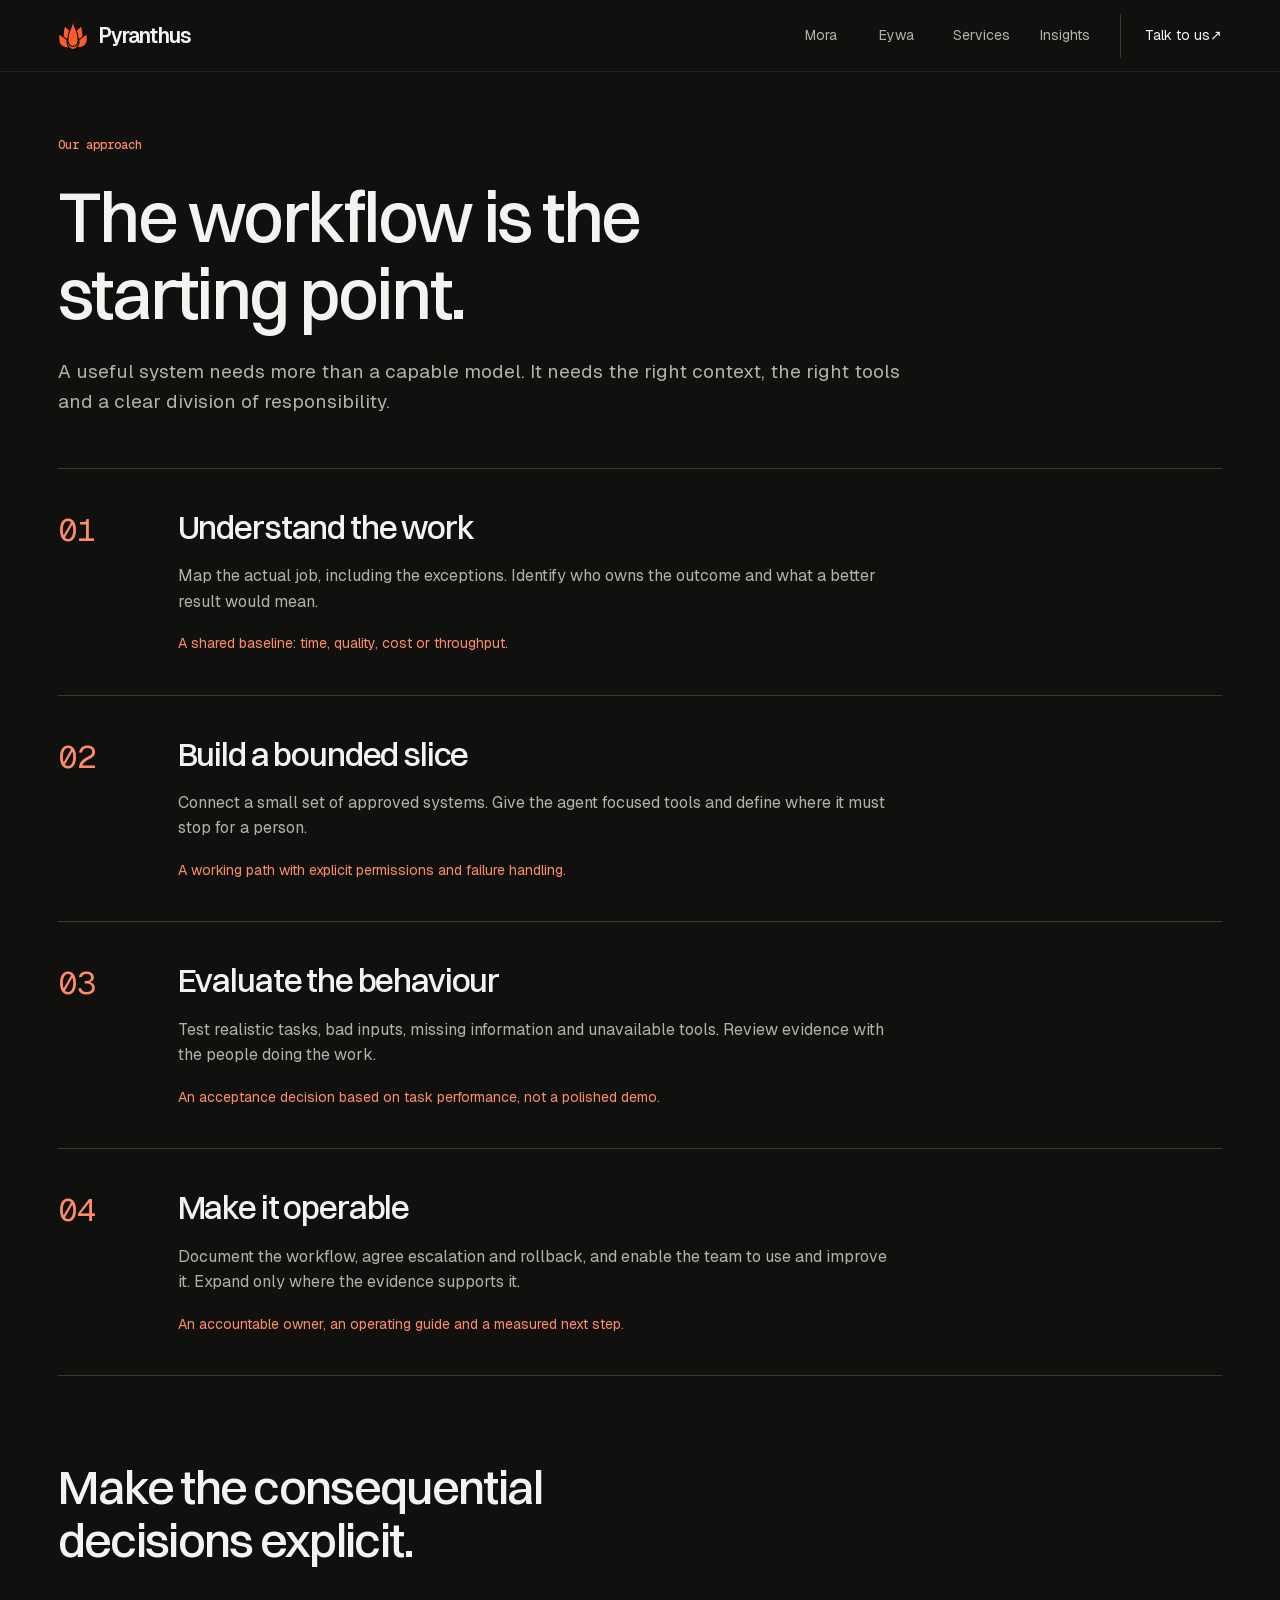
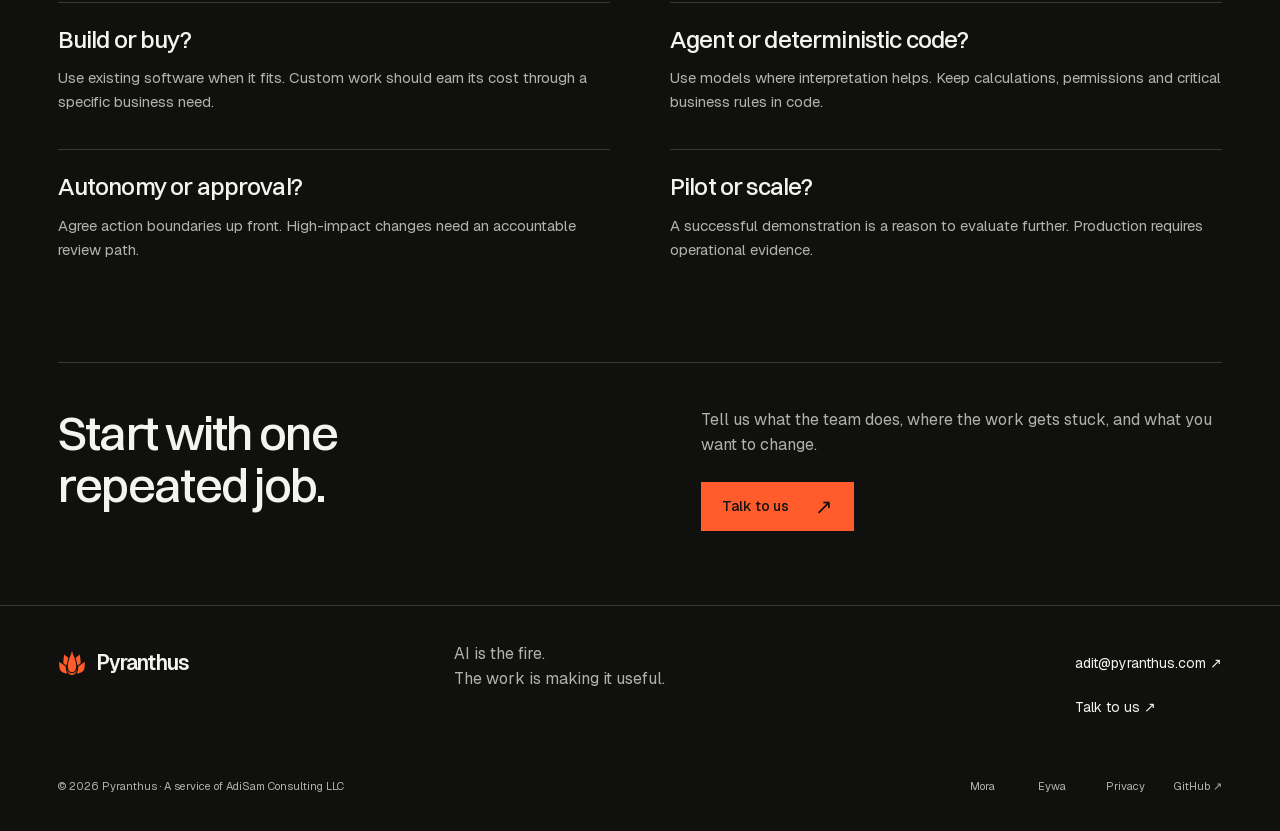
<file: approach/index.html>
<!DOCTYPE html><html lang="en" class="hL4kRG_variable wtcLsG_variable APw8lG_variable"><head><meta charSet="utf-8"/><meta name="viewport" content="width=device-width, initial-scale=1"/><link rel="preload" href="/_next/static/media/Switzer_500-s.p.3l_u-a-fiviai.woff2" as="font" crossorigin="" type="font/woff2"/><link rel="preload" href="/_next/static/media/geist_latin-s.p.3rd3ws2mg35i0.woff2" as="font" crossorigin="" type="font/woff2"/><link rel="preload" href="/_next/static/media/geist_mono_latin-s.p.3f30ggp2vw8zj.woff2" as="font" crossorigin="" type="font/woff2"/><link rel="preload" href="/pyranthus-P2-ember.svg" as="image"/><link rel="stylesheet" href="/_next/static/chunks/41qlxm-ccvlfj.css" data-precedence="next"/><link rel="stylesheet" href="/_next/static/chunks/17ht_4cuau84q.css" data-precedence="next"/><link rel="preload" as="script" fetchPriority="low" href="/_next/static/chunks/310vm2bl3xxpt.js"/><script src="/_next/static/chunks/1wnov70f88xjy.js" async=""></script><script src="/_next/static/chunks/34-s9nvef5sdp.js" async=""></script><script src="/_next/static/chunks/0c98xzjfks9hq.js" async=""></script><script src="/_next/static/chunks/turbopack-2u1d16houkiyo.js" async=""></script><script src="/_next/static/chunks/12iog7prox8u-.js" async=""></script><script src="/_next/static/chunks/43823cdczvysy.js" async=""></script><meta name="next-size-adjust" content=""/><meta name="theme-color" content="#10110f"/><title>Our approach | Pyranthus</title><meta name="description" content="Start with a business workflow, build a bounded slice, evaluate it and give the team operational ownership."/><meta name="robots" content="noindex, nofollow"/><meta property="og:title" content="Pyranthus | AI tools for real work"/><meta property="og:description" content="Advisory. Engineering. Products. AI built around your business."/><meta property="og:type" content="website"/><meta name="twitter:card" content="summary"/><meta name="twitter:title" content="Pyranthus | AI tools for real work"/><meta name="twitter:description" content="Advisory. Engineering. Products. AI built around your business."/><link rel="icon" href="/icon.svg?icon.0gcv9bt5g5lt3.svg" sizes="any" type="image/svg+xml"/><script src="/_next/static/chunks/0cz1d0mv5g_q7.js" noModule=""></script></head><body><div hidden=""><!--$--><!--/$--></div><a class="skip" href="#main">Skip to content</a><header class="site-header"><div class="shell nav-wrap"><a class="brand" aria-label="Pyranthus home" href="/"><img src="/pyranthus-P2-ember.svg" alt="" width="30" height="30"/>Pyranthus</a><button class="menu-toggle" aria-expanded="false" aria-controls="primary-nav">Menu<span aria-hidden="true">+</span></button><nav id="primary-nav" aria-label="Main navigation" class="nav-links"><a href="/products/mora/">Mora</a><a href="/products/eywa/">Eywa</a><a href="/practice/">Services</a><a href="/insights/">Insights</a><a class="nav-cta" href="/contact/">Talk to us <span aria-hidden="true">↗</span></a></nav></div></header><main id="main"><div class="page-intro shell"><p class="eyebrow">Our approach</p><h1>The workflow is the starting point.</h1><div class="intro-body"><p>A useful system needs more than a capable model. It needs the right context, the right tools and a clear division of responsibility.</p></div></div><section class="shell approach-path"><article><span class="path-number">0<!-- -->1</span><div><h2>Understand the work</h2><p>Map the actual job, including the exceptions. Identify who owns the outcome and what a better result would mean.</p><p class="path-result">A shared baseline: time, quality, cost or throughput.</p></div></article><article><span class="path-number">0<!-- -->2</span><div><h2>Build a bounded slice</h2><p>Connect a small set of approved systems. Give the agent focused tools and define where it must stop for a person.</p><p class="path-result">A working path with explicit permissions and failure handling.</p></div></article><article><span class="path-number">0<!-- -->3</span><div><h2>Evaluate the behaviour</h2><p>Test realistic tasks, bad inputs, missing information and unavailable tools. Review evidence with the people doing the work.</p><p class="path-result">An acceptance decision based on task performance, not a polished demo.</p></div></article><article><span class="path-number">0<!-- -->4</span><div><h2>Make it operable</h2><p>Document the workflow, agree escalation and rollback, and enable the team to use and improve it. Expand only where the evidence supports it.</p><p class="path-result">An accountable owner, an operating guide and a measured next step.</p></div></article></section><section class="section shell approach-choices"><h2>Make the consequential<br/>decisions explicit.</h2><div class="capability-grid"><article><h3>Build or buy?</h3><p>Use existing software when it fits. Custom work should earn its cost through a specific business need.</p></article><article><h3>Agent or deterministic code?</h3><p>Use models where interpretation helps. Keep calculations, permissions and critical business rules in code.</p></article><article><h3>Autonomy or approval?</h3><p>Agree action boundaries up front. High-impact changes need an accountable review path.</p></article><article><h3>Pilot or scale?</h3><p>A successful demonstration is a reason to evaluate further. Production requires operational evidence.</p></article></div></section><section class="close-section shell"><h2>Start with one repeated job.</h2><div><p>Tell us what the team does, where the work gets stuck, and what you want to change.</p><a class="button primary" href="/contact/">Talk to us <span aria-hidden="true" class="arrow">↗</span></a></div></section></main><!--$--><!--/$--><footer class="site-footer"><div class="shell"><div class="footer-top"><a class="brand" href="/"><img src="/pyranthus-P2-ember.svg" width="28" height="28" alt=""/>Pyranthus</a><p>AI is the fire.<br/>The work is making it useful.</p><div><a href="mailto:adit@pyranthus.com">adit@pyranthus.com ↗</a><a href="/contact/">Talk to us ↗</a></div></div><div class="footer-bottom"><span>© <!-- -->2026<!-- --> Pyranthus · A service of AdiSam Consulting LLC</span><div><a href="/products/mora/">Mora</a><a href="/products/eywa/">Eywa</a><a href="/privacy/">Privacy</a><a href="https://github.com/pyranthus-hq" target="_blank" rel="noreferrer">GitHub ↗</a></div></div></div></footer><script id="_R_">(globalThis["TURBOPACK"] || (globalThis["TURBOPACK"] = [])).push({"otherChunks":["static/chunks/310vm2bl3xxpt.js","static/chunks/1wnov70f88xjy.js","static/chunks/34-s9nvef5sdp.js","static/chunks/0c98xzjfks9hq.js"],"runtimeModuleIds":[94553]});</script><script src="/_next/static/chunks/310vm2bl3xxpt.js" async=""></script><script>(self.__next_f=self.__next_f||[]).push([0])</script><script>self.__next_f.push([1,"1:\"$Sreact.fragment\"\n2:\"/_next/static/chunks/12iog7prox8u-.js\"\n3:I[36852,[\"$2\"],\"default\"]\n4:I[39756,[\"$2\"],\"default\"]\n5:I[37457,[\"$2\"],\"default\"]\n6:\"/_next/static/chunks/43823cdczvysy.js\"\n7:I[22016,[\"$2\",\"$6\"],\"\"]\n12:\"ViewportBoundary\"\n13:I[97367,[\"$2\"],\"$12\"]\n15:\"MetadataBoundary\"\n16:I[97367,[\"$2\"],\"$15\"]\n17:\"$Sreact.suspense\"\n19:I[68027,[\"$2\"],\"default\",1]\n:HL[\"/_next/static/chunks/41qlxm-ccvlfj.css\",\"style\"]\n:HL[\"/_next/static/media/Switzer_500-s.p.3l_u-a-fiviai.woff2\",\"font\",{\"crossOrigin\":\"\",\"type\":\"font/woff2\"}]\n:HL[\"/_next/static/media/geist_latin-s.p.3rd3ws2mg35i0.woff2\",\"font\",{\"crossOrigin\":\"\",\"type\":\"font/woff2\"}]\n:HL[\"/_next/static/media/geist_mono_latin-s.p.3f30ggp2vw8zj.woff2\",\"font\",{\"crossOrigin\":\"\",\"type\":\"font/woff2\"}]\n:HL[\"/_next/static/chunks/17ht_4cuau84q.css\",\"style\"]\n:HL[\"/pyranthus-P2-ember.svg\",\"image\"]\n9:X\n"])</script><script>self.__next_f.push([1,"a:[[\"children\",{\"s\":\"__PAGE__\",\"h\":512,\"d\":{\"r\":[\"$\",\"$1\",\"c\",{\"children\":[[\"$\",\"main\",null,{\"id\":\"main\",\"children\":[[\"$\",\"div\",null,{\"className\":\"page-intro shell\",\"children\":[[\"$\",\"p\",null,{\"className\":\"eyebrow\",\"children\":\"Our approach\"}],[\"$\",\"h1\",null,{\"children\":\"The workflow is the starting point.\"}],[\"$\",\"div\",null,{\"className\":\"intro-body\",\"children\":[\"$\",\"p\",null,{\"children\":\"A useful system needs more than a capable model. It needs the right context, the right tools and a clear division of responsibility.\"}]}]]}],[\"$\",\"section\",null,{\"className\":\"shell approach-path\",\"children\":[[\"$\",\"article\",\"Understand the work\",{\"children\":[[\"$\",\"span\",null,{\"className\":\"path-number\",\"children\":[\"0\",1]}],[\"$\",\"div\",null,{\"children\":[[\"$\",\"h2\",null,{\"children\":\"Understand the work\"}],[\"$\",\"p\",null,{\"children\":\"Map the actual job, including the exceptions. Identify who owns the outcome and what a better result would mean.\"}],[\"$\",\"p\",null,{\"className\":\"path-result\",\"children\":\"A shared baseline: time, quality, cost or throughput.\"}]]}]]}],[\"$\",\"article\",\"Build a bounded slice\",{\"children\":[[\"$\",\"span\",null,{\"className\":\"path-number\",\"children\":[\"0\",2]}],[\"$\",\"div\",null,{\"children\":[[\"$\",\"h2\",null,{\"children\":\"Build a bounded slice\"}],[\"$\",\"p\",null,{\"children\":\"Connect a small set of approved systems. Give the agent focused tools and define where it must stop for a person.\"}],[\"$\",\"p\",null,{\"className\":\"path-result\",\"children\":\"A working path with explicit permissions and failure handling.\"}]]}]]}],[\"$\",\"article\",\"Evaluate the behaviour\",{\"children\":[[\"$\",\"span\",null,{\"className\":\"path-number\",\"children\":[\"0\",3]}],[\"$\",\"div\",null,{\"children\":[[\"$\",\"h2\",null,{\"children\":\"Evaluate the behaviour\"}],[\"$\",\"p\",null,{\"children\":\"Test realistic tasks, bad inputs, missing information and unavailable tools. Review evidence with the people doing the work.\"}],[\"$\",\"p\",null,{\"className\":\"path-result\",\"children\":\"An acceptance decision based on task performance, not a polished demo.\"}]]}]]}],[\"$\",\"article\",\"Make it operable\",{\"children\":[[\"$\",\"span\",null,{\"className\":\"path-number\",\"children\":[\"0\",4]}],[\"$\",\"div\",null,{\"children\":[[\"$\",\"h2\",null,{\"children\":\"Make it operable\"}],\"$Lb\",\"$Lc\"]}]]}]]}],\"$Ld\",\"$Le\"]}],[\"$Lf\",\"$L10\"],\"$L11\"]}],\"p\":false,\"v\":null}}]]\n"])</script><script>self.__next_f.push([1,"8:[[\"children\",{\"s\":\"approach\",\"h\":512,\"d\":{\"r\":[\"$\",\"$1\",\"c\",{\"children\":[null,[\"$\",\"$L4\",null,{\"parallelRouterKey\":\"children\",\"error\":\"$undefined\",\"errorStyles\":\"$undefined\",\"errorScripts\":\"$undefined\",\"template\":[\"$\",\"$L5\",null,{}],\"templateStyles\":\"$undefined\",\"templateScripts\":\"$undefined\",\"notFound\":\"$undefined\",\"forbidden\":\"$undefined\",\"unauthorized\":\"$undefined\"}]]}],\"p\":false,\"v\":\"$9\"},\"c\":\"$Qa\"}]]\n"])</script><script>self.__next_f.push([1,"0:{\"P\":null,\"c\":[\"\",\"approach\",\"\"],\"q\":\"\",\"i\":false,\"t\":{\"t\":{\"s\":\"\",\"h\":528,\"d\":{\"r\":[\"$\",\"$1\",\"c\",{\"children\":[[[\"$\",\"link\",\"0\",{\"rel\":\"stylesheet\",\"href\":\"/_next/static/chunks/41qlxm-ccvlfj.css\",\"precedence\":\"next\",\"crossOrigin\":\"$undefined\",\"nonce\":\"$undefined\"}],[\"$\",\"script\",\"script-0\",{\"src\":\"/_next/static/chunks/12iog7prox8u-.js\",\"async\":true,\"nonce\":\"$undefined\"}]],[\"$\",\"html\",null,{\"lang\":\"en\",\"className\":\"hL4kRG_variable wtcLsG_variable APw8lG_variable\",\"children\":[\"$\",\"body\",null,{\"children\":[[\"$\",\"a\",null,{\"className\":\"skip\",\"href\":\"#main\",\"children\":\"Skip to content\"}],[\"$\",\"$L3\",null,{}],[\"$\",\"$L4\",null,{\"parallelRouterKey\":\"children\",\"error\":\"$undefined\",\"errorStyles\":\"$undefined\",\"errorScripts\":\"$undefined\",\"template\":[\"$\",\"$L5\",null,{}],\"templateStyles\":\"$undefined\",\"templateScripts\":\"$undefined\",\"notFound\":[[\"$\",\"main\",null,{\"id\":\"main\",\"className\":\"shell page-intro\",\"children\":[[\"$\",\"p\",null,{\"className\":\"eyebrow\",\"children\":\"Page not found\"}],[\"$\",\"h1\",null,{\"children\":[\"Let’s get you\",[\"$\",\"br\",null,{}],\"back to the work.\"]}],[\"$\",\"p\",null,{\"className\":\"intro-body\",\"children\":\"This address doesn’t have a page.\"}],[\"$\",\"$L7\",null,{\"className\":\"button primary\",\"href\":\"/\",\"children\":\"Pyranthus home ↗\"}]]}],[]],\"forbidden\":\"$undefined\",\"unauthorized\":\"$undefined\"}],[\"$\",\"footer\",null,{\"className\":\"site-footer\",\"children\":[\"$\",\"div\",null,{\"className\":\"shell\",\"children\":[[\"$\",\"div\",null,{\"className\":\"footer-top\",\"children\":[[\"$\",\"$L7\",null,{\"className\":\"brand\",\"href\":\"/\",\"children\":[[\"$\",\"img\",null,{\"src\":\"/pyranthus-P2-ember.svg\",\"width\":\"28\",\"height\":\"28\",\"alt\":\"\"}],\"Pyranthus\"]}],[\"$\",\"p\",null,{\"children\":[\"AI is the fire.\",[\"$\",\"br\",null,{}],\"The work is making it useful.\"]}],[\"$\",\"div\",null,{\"children\":[[\"$\",\"a\",null,{\"href\":\"mailto:adit@pyranthus.com\",\"children\":\"adit@pyranthus.com ↗\"}],[\"$\",\"$L7\",null,{\"href\":\"/contact/\",\"children\":\"Talk to us ↗\"}]]}]]}],[\"$\",\"div\",null,{\"className\":\"footer-bottom\",\"children\":[[\"$\",\"span\",null,{\"children\":[\"© \",2026,\" Pyranthus · A service of AdiSam Consulting LLC\"]}],[\"$\",\"div\",null,{\"children\":[[\"$\",\"$L7\",null,{\"href\":\"/products/mora/\",\"children\":\"Mora\"}],[\"$\",\"$L7\",null,{\"href\":\"/products/eywa/\",\"children\":\"Eywa\"}],[\"$\",\"$L7\",null,{\"href\":\"/privacy/\",\"children\":\"Privacy\"}],[\"$\",\"a\",null,{\"href\":\"https://github.com/pyranthus-hq\",\"target\":\"_blank\",\"rel\":\"noreferrer\",\"children\":\"GitHub ↗\"}]]}]]}]]}]}]]}]}]]}],\"p\":false,\"v\":null},\"c\":\"$Q8\"},\"h\":{\"r\":[\"$\",\"$1\",\"h\",{\"children\":[null,[\"$\",\"$L13\",null,{\"children\":\"$L14\"}],[\"$\",\"$L16\",null,{\"children\":[[\"$\",\"div\",null,{\"hidden\":true,\"children\":[\"$\",\"$17\",null,{\"name\":\"Next.Metadata\",\"children\":\"$L18\"}]}],null]}],[\"$\",\"meta\",null,{\"name\":\"next-size-adjust\",\"content\":\"\"}]]}],\"p\":false,\"v\":null}},\"m\":\"$undefined\",\"G\":[\"$19\",[[\"$\",\"link\",\"0\",{\"rel\":\"stylesheet\",\"href\":\"/_next/static/chunks/41qlxm-ccvlfj.css\",\"precedence\":\"next\",\"crossOrigin\":\"$undefined\",\"nonce\":\"$undefined\"}]]],\"S\":true,\"r\":\"$undefined\",\"s\":\"$undefined\",\"a\":\"$undefined\",\"l\":\"$undefined\",\"p\":\"$undefined\",\"d\":\"$undefined\",\"b\":\"9vuDhtbtjvVZ7oF1GINYZ\"}\n"])</script><script>self.__next_f.push([1,"1a:I[97367,[\"$2\"],\"OutletBoundary\"]\n9:C\nb:[\"$\",\"p\",null,{\"children\":\"Document the workflow, agree escalation and rollback, and enable the team to use and improve it. Expand only where the evidence supports it.\"}]\nc:[\"$\",\"p\",null,{\"className\":\"path-result\",\"children\":\"An accountable owner, an operating guide and a measured next step.\"}]\nd:[\"$\",\"section\",null,{\"className\":\"section shell approach-choices\",\"children\":[[\"$\",\"h2\",null,{\"children\":[\"Make the consequential\",[\"$\",\"br\",null,{}],\"decisions explicit.\"]}],[\"$\",\"div\",null,{\"className\":\"capability-grid\",\"children\":[[\"$\",\"article\",\"Build or buy?\",{\"children\":[[\"$\",\"h3\",null,{\"children\":\"Build or buy?\"}],[\"$\",\"p\",null,{\"children\":\"Use existing software when it fits. Custom work should earn its cost through a specific business need.\"}]]}],[\"$\",\"article\",\"Agent or deterministic code?\",{\"children\":[[\"$\",\"h3\",null,{\"children\":\"Agent or deterministic code?\"}],[\"$\",\"p\",null,{\"children\":\"Use models where interpretation helps. Keep calculations, permissions and critical business rules in code.\"}]]}],[\"$\",\"article\",\"Autonomy or approval?\",{\"children\":[[\"$\",\"h3\",null,{\"children\":\"Autonomy or approval?\"}],[\"$\",\"p\",null,{\"children\":\"Agree action boundaries up front. High-impact changes need an accountable review path.\"}]]}],[\"$\",\"article\",\"Pilot or scale?\",{\"children\":[[\"$\",\"h3\",null,{\"children\":\"Pilot or scale?\"}],[\"$\",\"p\",null,{\"children\":\"A successful demonstration is a reason to evaluate further. Production requires operational evidence.\"}]]}]]}]]}]\ne:[\"$\",\"section\",null,{\"className\":\"close-section shell\",\"children\":[[\"$\",\"h2\",null,{\"children\":\"Start with one repeated job.\"}],[\"$\",\"div\",null,{\"children\":[[\"$\",\"p\",null,{\"children\":\"Tell us what the team does, where the work gets stuck, and what you want to change.\"}],[\"$\",\"$L7\",null,{\"className\":\"button primary\",\"href\":\"/contact/\",\"children\":[\"Talk to us \",[\"$\",\"span\",null,{\"aria-hidden\":\"true\",\"className\":\"arrow\",\"children\":\"↗\"}]]}]]}]]}]\nf:[\"$\",\"link\",\"0\",{\"rel\":\"stylesheet\",\"href\":\"/_next/static/chunks/17ht_4cuau84q.css\",\"precedence\":\"next\",\"crossOrigin\":\"$undefined\",\"nonce\":\"$undefined\"}]\n10:[\"$\",\"script\",\"script-0\",{\"src\":\"/_next/static/chunks/43823cdczvysy.js\",\"async\":true,\"nonce\":\"$undefined\"}]\n11:[\"$\",\"$L1a\",null,{\"children\":[\"$\",\"$17\",null,{\"name\":\"Next.MetadataOutlet\",\"children\":\"$@1b\"}]}]\n"])</script><script>self.__next_f.push([1,"14:[[\"$\",\"meta\",\"0\",{\"charSet\":\"utf-8\"}],[\"$\",\"meta\",\"1\",{\"name\":\"viewport\",\"content\":\"width=device-width, initial-scale=1\"}],[\"$\",\"meta\",\"2\",{\"name\":\"theme-color\",\"content\":\"#10110f\"}]]\n"])</script><script>self.__next_f.push([1,"1c:I[27201,[\"$2\"],\"IconMark\"]\n18:[[\"$\",\"title\",\"0\",{\"children\":\"Our approach | Pyranthus\"}],[\"$\",\"meta\",\"1\",{\"name\":\"description\",\"content\":\"Start with a business workflow, build a bounded slice, evaluate it and give the team operational ownership.\"}],[\"$\",\"meta\",\"2\",{\"name\":\"robots\",\"content\":\"noindex, nofollow\"}],[\"$\",\"meta\",\"3\",{\"property\":\"og:title\",\"content\":\"Pyranthus | AI tools for real work\"}],[\"$\",\"meta\",\"4\",{\"property\":\"og:description\",\"content\":\"Advisory. Engineering. Products. AI built around your business.\"}],[\"$\",\"meta\",\"5\",{\"property\":\"og:type\",\"content\":\"website\"}],[\"$\",\"meta\",\"6\",{\"name\":\"twitter:card\",\"content\":\"summary\"}],[\"$\",\"meta\",\"7\",{\"name\":\"twitter:title\",\"content\":\"Pyranthus | AI tools for real work\"}],[\"$\",\"meta\",\"8\",{\"name\":\"twitter:description\",\"content\":\"Advisory. Engineering. Products. AI built around your business.\"}],[\"$\",\"link\",\"9\",{\"rel\":\"icon\",\"href\":\"/icon.svg?icon.0gcv9bt5g5lt3.svg\",\"sizes\":\"any\",\"type\":\"image/svg+xml\"}],[\"$\",\"$L1c\",\"10\",{}]]\n1b:null\n"])</script></body></html>
</file>
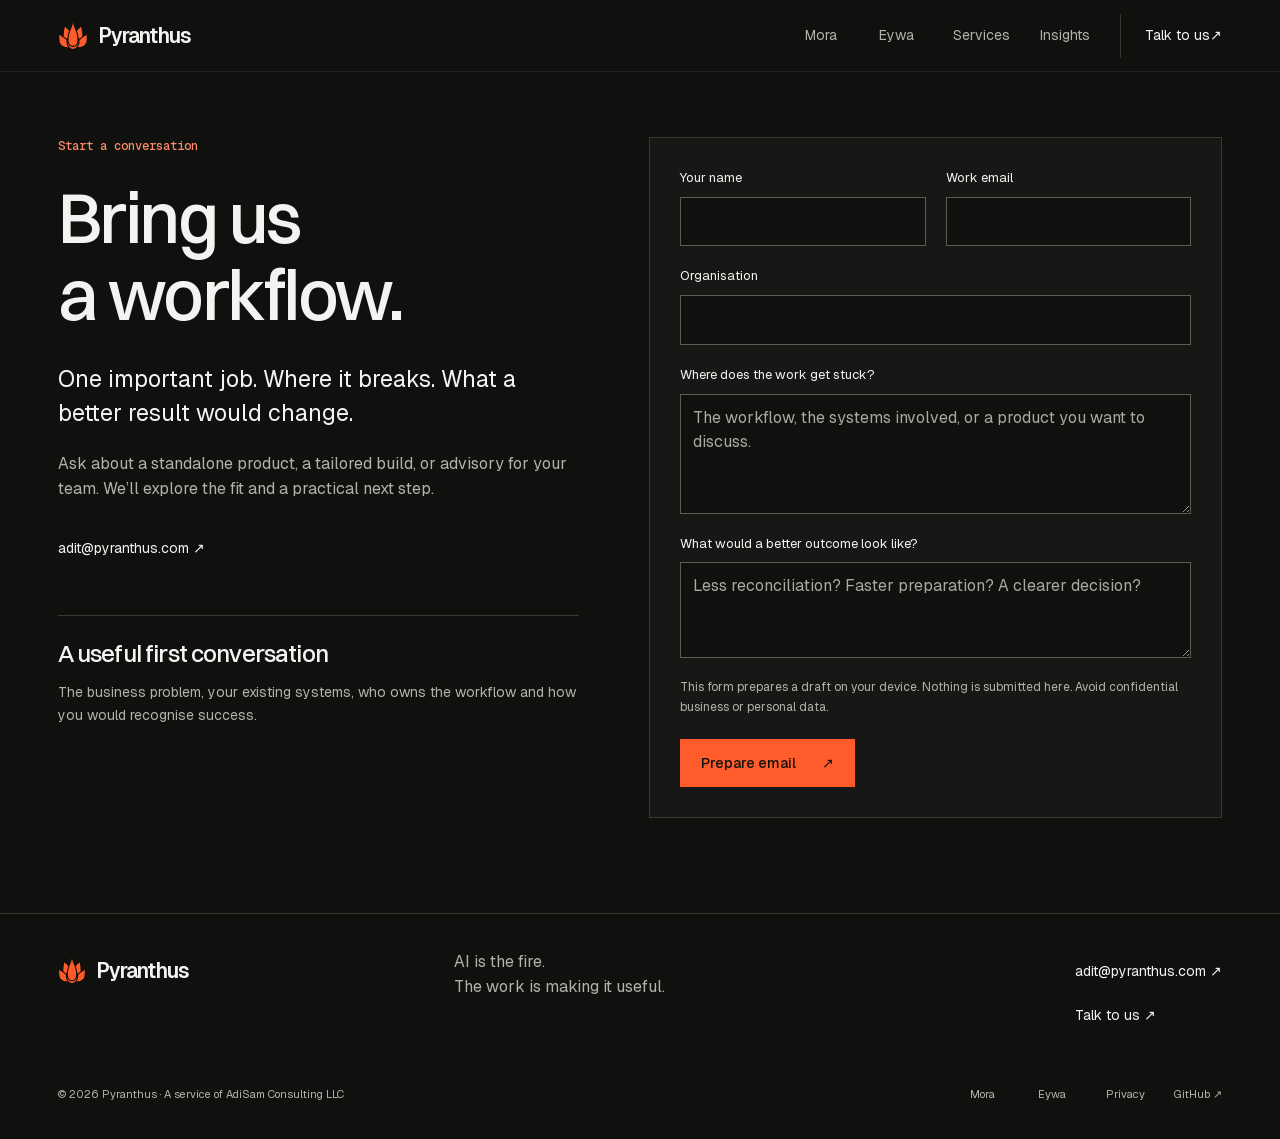
<file: contact/index.html>
<!DOCTYPE html><html lang="en" class="hL4kRG_variable wtcLsG_variable APw8lG_variable"><head><meta charSet="utf-8"/><meta name="viewport" content="width=device-width, initial-scale=1"/><link rel="preload" href="/_next/static/media/Switzer_500-s.p.3l_u-a-fiviai.woff2" as="font" crossorigin="" type="font/woff2"/><link rel="preload" href="/_next/static/media/geist_latin-s.p.3rd3ws2mg35i0.woff2" as="font" crossorigin="" type="font/woff2"/><link rel="preload" href="/_next/static/media/geist_mono_latin-s.p.3f30ggp2vw8zj.woff2" as="font" crossorigin="" type="font/woff2"/><link rel="preload" href="/pyranthus-P2-ember.svg" as="image"/><link rel="stylesheet" href="/_next/static/chunks/41qlxm-ccvlfj.css" data-precedence="next"/><link rel="preload" as="script" fetchPriority="low" href="/_next/static/chunks/310vm2bl3xxpt.js"/><script src="/_next/static/chunks/1wnov70f88xjy.js" async=""></script><script src="/_next/static/chunks/34-s9nvef5sdp.js" async=""></script><script src="/_next/static/chunks/0c98xzjfks9hq.js" async=""></script><script src="/_next/static/chunks/turbopack-2u1d16houkiyo.js" async=""></script><script src="/_next/static/chunks/12iog7prox8u-.js" async=""></script><script src="/_next/static/chunks/08yeacrkin9sa.js" async=""></script><meta name="next-size-adjust" content=""/><meta name="theme-color" content="#10110f"/><title>Talk to us | Pyranthus</title><meta name="description" content="Tell Pyranthus about a business workflow or product question. Prepare an email to Adit Karode."/><meta name="robots" content="noindex, nofollow"/><meta property="og:title" content="Pyranthus | AI tools for real work"/><meta property="og:description" content="Advisory. Engineering. Products. AI built around your business."/><meta property="og:type" content="website"/><meta name="twitter:card" content="summary"/><meta name="twitter:title" content="Pyranthus | AI tools for real work"/><meta name="twitter:description" content="Advisory. Engineering. Products. AI built around your business."/><link rel="icon" href="/icon.svg?icon.0gcv9bt5g5lt3.svg" sizes="any" type="image/svg+xml"/><script src="/_next/static/chunks/0cz1d0mv5g_q7.js" noModule=""></script></head><body><div hidden=""><!--$--><!--/$--></div><a class="skip" href="#main">Skip to content</a><header class="site-header"><div class="shell nav-wrap"><a class="brand" aria-label="Pyranthus home" href="/"><img src="/pyranthus-P2-ember.svg" alt="" width="30" height="30"/>Pyranthus</a><button class="menu-toggle" aria-expanded="false" aria-controls="primary-nav">Menu<span aria-hidden="true">+</span></button><nav id="primary-nav" aria-label="Main navigation" class="nav-links"><a href="/products/mora/">Mora</a><a href="/products/eywa/">Eywa</a><a href="/practice/">Services</a><a href="/insights/">Insights</a><a class="nav-cta" href="/contact/">Talk to us <span aria-hidden="true">↗</span></a></nav></div></header><main id="main" class="shell contact-layout"><div class="contact-copy"><p class="eyebrow">Start a conversation</p><h1>Bring us<br/>a workflow.</h1><p class="large-body">One important job. Where it breaks. What a better result would change.</p><p>Ask about a standalone product, a tailored build, or advisory for your team. We’ll explore the fit and a practical next step.</p><a class="text-link" href="mailto:adit@pyranthus.com">adit@pyranthus.com ↗</a><div class="contact-expect"><h2>A useful first conversation</h2><p>The business problem, your existing systems, who owns the workflow and how you would recognise success.</p></div></div><form class="contact-form"><div class="field-pair"><label>Your name<input autoComplete="name" required="" maxLength="100" value=""/></label><label>Work email<input type="email" autoComplete="email" required="" maxLength="254" value=""/></label></div><label>Organisation<input autoComplete="organization" maxLength="150" value=""/></label><label>Where does the work get stuck?<textarea required="" rows="4" maxLength="1800" placeholder="The workflow, the systems involved, or a product you want to discuss."></textarea></label><label>What would a better outcome look like?<textarea rows="3" maxLength="1000" placeholder="Less reconciliation? Faster preparation? A clearer decision?"></textarea></label><p class="small-note" id="contact-note">This form prepares a draft on your device. Nothing is submitted here. Avoid confidential business or personal data.</p><button type="submit" class="button primary" aria-describedby="contact-note">Prepare email <span aria-hidden="true">↗</span></button></form></main><!--$--><!--/$--><footer class="site-footer"><div class="shell"><div class="footer-top"><a class="brand" href="/"><img src="/pyranthus-P2-ember.svg" width="28" height="28" alt=""/>Pyranthus</a><p>AI is the fire.<br/>The work is making it useful.</p><div><a href="mailto:adit@pyranthus.com">adit@pyranthus.com ↗</a><a href="/contact/">Talk to us ↗</a></div></div><div class="footer-bottom"><span>© <!-- -->2026<!-- --> Pyranthus · A service of AdiSam Consulting LLC</span><div><a href="/products/mora/">Mora</a><a href="/products/eywa/">Eywa</a><a href="/privacy/">Privacy</a><a href="https://github.com/pyranthus-hq" target="_blank" rel="noreferrer">GitHub ↗</a></div></div></div></footer><script id="_R_">(globalThis["TURBOPACK"] || (globalThis["TURBOPACK"] = [])).push({"otherChunks":["static/chunks/310vm2bl3xxpt.js","static/chunks/1wnov70f88xjy.js","static/chunks/34-s9nvef5sdp.js","static/chunks/0c98xzjfks9hq.js"],"runtimeModuleIds":[94553]});</script><script src="/_next/static/chunks/310vm2bl3xxpt.js" async=""></script><script>(self.__next_f=self.__next_f||[]).push([0])</script><script>self.__next_f.push([1,"1:\"$Sreact.fragment\"\n2:\"/_next/static/chunks/12iog7prox8u-.js\"\n3:I[36852,[\"$2\"],\"default\"]\n4:I[39756,[\"$2\"],\"default\"]\n5:I[37457,[\"$2\"],\"default\"]\n6:I[22016,[\"$2\"],\"\"]\na:\"/_next/static/chunks/08yeacrkin9sa.js\"\nb:I[32260,[\"$2\",\"$a\"],\"default\"]\nc:I[97367,[\"$2\"],\"OutletBoundary\"]\nd:\"$Sreact.suspense\"\nf:\"ViewportBoundary\"\n10:I[97367,[\"$2\"],\"$f\"]\n12:\"MetadataBoundary\"\n13:I[97367,[\"$2\"],\"$12\"]\n15:I[68027,[\"$2\"],\"default\",1]\n:HL[\"/_next/static/chunks/41qlxm-ccvlfj.css\",\"style\"]\n:HL[\"/_next/static/media/Switzer_500-s.p.3l_u-a-fiviai.woff2\",\"font\",{\"crossOrigin\":\"\",\"type\":\"font/woff2\"}]\n:HL[\"/_next/static/media/geist_latin-s.p.3rd3ws2mg35i0.woff2\",\"font\",{\"crossOrigin\":\"\",\"type\":\"font/woff2\"}]\n:HL[\"/_next/static/media/geist_mono_latin-s.p.3f30ggp2vw8zj.woff2\",\"font\",{\"crossOrigin\":\"\",\"type\":\"font/woff2\"}]\n:HL[\"/pyranthus-P2-ember.svg\",\"image\"]\n8:X\n9:[[\"children\",{\"s\":\"__PAGE__\",\"h\":512,\"d\":{\"r\":[\"$\",\"$1\",\"c\",{\"children\":[[\"$\",\"main\",null,{\"id\":\"main\",\"className\":\"shell contact-layout\",\"children\":[[\"$\",\"div\",null,{\"className\":\"contact-copy\",\"children\":[[\"$\",\"p\",null,{\"className\":\"eyebrow\",\"children\":\"Start a conversation\"}],[\"$\",\"h1\",null,{\"children\":[\"Bring us\",[\"$\",\"br\",null,{}],\"a workflow.\"]}],[\"$\",\"p\",null,{\"className\":\"large-body\",\"children\":\"One important job. Where it breaks. What a better result would change.\"}],[\"$\",\"p\",null,{\"children\":\"Ask about a standalone product, a tailored build, or advisory for your team. We’ll explore the fit and a practical next step.\"}],[\"$\",\"a\",null,{\"className\":\"text-link\",\"href\":\"mailto:adit@pyranthus.com\",\"children\":\"adit@pyranthus.com ↗\"}],[\"$\",\"div\",null,{\"className\":\"contact-expect\",\"children\":[[\"$\",\"h2\",null,{\"children\":\"A useful first conversation\"}],[\"$\",\"p\",null,{\"children\":\"The business problem, your existing systems, who owns the workflow and how you would recognise success.\"}]]}]]}],[\"$\",\"$Lb\",null,{}]]}],[[\"$\",\"script\",\"script-0\",{\"src\":\"/_next/static/chunks/08yeacrkin9sa.js\",\"async\":true,\"nonce\":\"$undefined\"}]],[\"$\",\"$Lc\",null,{\"children\":[\"$\",\"$d\",null,{\"name\":\"Next.MetadataOutlet\",\"children\":\"$@e\"}]}]]}],\"p\":false,\"v\":null}}]]\n7:[[\"children\",{\"s\":\"contact\",\"h\":512,\"d\":{\"r\":[\"$\",\"$1\",\"c\",{\"children\":[null,[\"$\",\"$L4\",null,{\"parallelRouterKey\":\"children\",\"error\":\"$undefined\",\"errorStyles\":\"$undefined\",\"errorScripts\":\"$undefined\",\"template\":[\"$\",\"$L5\",null,{}],\"templateStyles\":\"$undefined\",\"templateScripts\":\"$undefined\",\"notFound\":\"$undefined\",\"forbidden\":\"$undefined\",\"unauthorized\":\"$undefined\"}]]}],\"p\":false,\"v\":\"$8\"},\"c\":\"$Q9\"}]]\n"])</script><script>self.__next_f.push([1,"0:{\"P\":null,\"c\":[\"\",\"contact\",\"\"],\"q\":\"\",\"i\":false,\"t\":{\"t\":{\"s\":\"\",\"h\":528,\"d\":{\"r\":[\"$\",\"$1\",\"c\",{\"children\":[[[\"$\",\"link\",\"0\",{\"rel\":\"stylesheet\",\"href\":\"/_next/static/chunks/41qlxm-ccvlfj.css\",\"precedence\":\"next\",\"crossOrigin\":\"$undefined\",\"nonce\":\"$undefined\"}],[\"$\",\"script\",\"script-0\",{\"src\":\"/_next/static/chunks/12iog7prox8u-.js\",\"async\":true,\"nonce\":\"$undefined\"}]],[\"$\",\"html\",null,{\"lang\":\"en\",\"className\":\"hL4kRG_variable wtcLsG_variable APw8lG_variable\",\"children\":[\"$\",\"body\",null,{\"children\":[[\"$\",\"a\",null,{\"className\":\"skip\",\"href\":\"#main\",\"children\":\"Skip to content\"}],[\"$\",\"$L3\",null,{}],[\"$\",\"$L4\",null,{\"parallelRouterKey\":\"children\",\"error\":\"$undefined\",\"errorStyles\":\"$undefined\",\"errorScripts\":\"$undefined\",\"template\":[\"$\",\"$L5\",null,{}],\"templateStyles\":\"$undefined\",\"templateScripts\":\"$undefined\",\"notFound\":[[\"$\",\"main\",null,{\"id\":\"main\",\"className\":\"shell page-intro\",\"children\":[[\"$\",\"p\",null,{\"className\":\"eyebrow\",\"children\":\"Page not found\"}],[\"$\",\"h1\",null,{\"children\":[\"Let’s get you\",[\"$\",\"br\",null,{}],\"back to the work.\"]}],[\"$\",\"p\",null,{\"className\":\"intro-body\",\"children\":\"This address doesn’t have a page.\"}],[\"$\",\"$L6\",null,{\"className\":\"button primary\",\"href\":\"/\",\"children\":\"Pyranthus home ↗\"}]]}],[]],\"forbidden\":\"$undefined\",\"unauthorized\":\"$undefined\"}],[\"$\",\"footer\",null,{\"className\":\"site-footer\",\"children\":[\"$\",\"div\",null,{\"className\":\"shell\",\"children\":[[\"$\",\"div\",null,{\"className\":\"footer-top\",\"children\":[[\"$\",\"$L6\",null,{\"className\":\"brand\",\"href\":\"/\",\"children\":[[\"$\",\"img\",null,{\"src\":\"/pyranthus-P2-ember.svg\",\"width\":\"28\",\"height\":\"28\",\"alt\":\"\"}],\"Pyranthus\"]}],[\"$\",\"p\",null,{\"children\":[\"AI is the fire.\",[\"$\",\"br\",null,{}],\"The work is making it useful.\"]}],[\"$\",\"div\",null,{\"children\":[[\"$\",\"a\",null,{\"href\":\"mailto:adit@pyranthus.com\",\"children\":\"adit@pyranthus.com ↗\"}],[\"$\",\"$L6\",null,{\"href\":\"/contact/\",\"children\":\"Talk to us ↗\"}]]}]]}],[\"$\",\"div\",null,{\"className\":\"footer-bottom\",\"children\":[[\"$\",\"span\",null,{\"children\":[\"© \",2026,\" Pyranthus · A service of AdiSam Consulting LLC\"]}],[\"$\",\"div\",null,{\"children\":[[\"$\",\"$L6\",null,{\"href\":\"/products/mora/\",\"children\":\"Mora\"}],[\"$\",\"$L6\",null,{\"href\":\"/products/eywa/\",\"children\":\"Eywa\"}],[\"$\",\"$L6\",null,{\"href\":\"/privacy/\",\"children\":\"Privacy\"}],[\"$\",\"a\",null,{\"href\":\"https://github.com/pyranthus-hq\",\"target\":\"_blank\",\"rel\":\"noreferrer\",\"children\":\"GitHub ↗\"}]]}]]}]]}]}]]}]}]]}],\"p\":false,\"v\":null},\"c\":\"$Q7\"},\"h\":{\"r\":[\"$\",\"$1\",\"h\",{\"children\":[null,[\"$\",\"$L10\",null,{\"children\":\"$L11\"}],[\"$\",\"$L13\",null,{\"children\":[[\"$\",\"div\",null,{\"hidden\":true,\"children\":[\"$\",\"$d\",null,{\"name\":\"Next.Metadata\",\"children\":\"$L14\"}]}],null]}],[\"$\",\"meta\",null,{\"name\":\"next-size-adjust\",\"content\":\"\"}]]}],\"p\":false,\"v\":null}},\"m\":\"$undefined\",\"G\":[\"$15\",[[\"$\",\"link\",\"0\",{\"rel\":\"stylesheet\",\"href\":\"/_next/static/chunks/41qlxm-ccvlfj.css\",\"precedence\":\"next\",\"crossOrigin\":\"$undefined\",\"nonce\":\"$undefined\"}]]],\"S\":true,\"r\":\"$undefined\",\"s\":\"$undefined\",\"a\":\"$undefined\",\"l\":\"$undefined\",\"p\":\"$undefined\",\"d\":\"$undefined\",\"b\":\"9vuDhtbtjvVZ7oF1GINYZ\"}\n"])</script><script>self.__next_f.push([1,"8:C\n11:[[\"$\",\"meta\",\"0\",{\"charSet\":\"utf-8\"}],[\"$\",\"meta\",\"1\",{\"name\":\"viewport\",\"content\":\"width=device-width, initial-scale=1\"}],[\"$\",\"meta\",\"2\",{\"name\":\"theme-color\",\"content\":\"#10110f\"}]]\n"])</script><script>self.__next_f.push([1,"16:I[27201,[\"$2\"],\"IconMark\"]\ne:null\n14:[[\"$\",\"title\",\"0\",{\"children\":\"Talk to us | Pyranthus\"}],[\"$\",\"meta\",\"1\",{\"name\":\"description\",\"content\":\"Tell Pyranthus about a business workflow or product question. Prepare an email to Adit Karode.\"}],[\"$\",\"meta\",\"2\",{\"name\":\"robots\",\"content\":\"noindex, nofollow\"}],[\"$\",\"meta\",\"3\",{\"property\":\"og:title\",\"content\":\"Pyranthus | AI tools for real work\"}],[\"$\",\"meta\",\"4\",{\"property\":\"og:description\",\"content\":\"Advisory. Engineering. Products. AI built around your business.\"}],[\"$\",\"meta\",\"5\",{\"property\":\"og:type\",\"content\":\"website\"}],[\"$\",\"meta\",\"6\",{\"name\":\"twitter:card\",\"content\":\"summary\"}],[\"$\",\"meta\",\"7\",{\"name\":\"twitter:title\",\"content\":\"Pyranthus | AI tools for real work\"}],[\"$\",\"meta\",\"8\",{\"name\":\"twitter:description\",\"content\":\"Advisory. Engineering. Products. AI built around your business.\"}],[\"$\",\"link\",\"9\",{\"rel\":\"icon\",\"href\":\"/icon.svg?icon.0gcv9bt5g5lt3.svg\",\"sizes\":\"any\",\"type\":\"image/svg+xml\"}],[\"$\",\"$L16\",\"10\",{}]]\n"])</script></body></html>
</file>
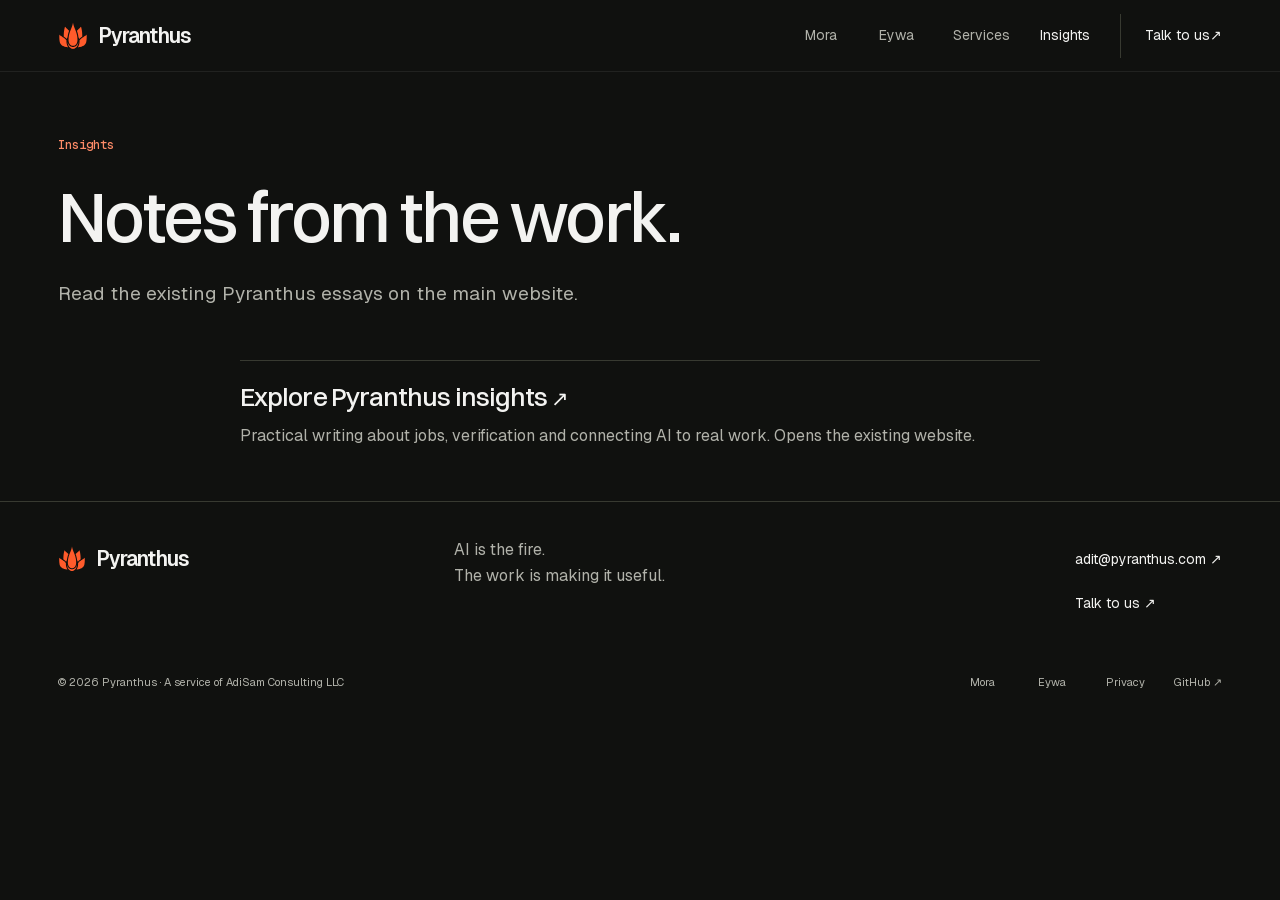
<file: insights/index.html>
<!DOCTYPE html><html lang="en" class="hL4kRG_variable wtcLsG_variable APw8lG_variable"><head><meta charSet="utf-8"/><meta name="viewport" content="width=device-width, initial-scale=1"/><link rel="preload" href="/_next/static/media/Switzer_500-s.p.3l_u-a-fiviai.woff2" as="font" crossorigin="" type="font/woff2"/><link rel="preload" href="/_next/static/media/geist_latin-s.p.3rd3ws2mg35i0.woff2" as="font" crossorigin="" type="font/woff2"/><link rel="preload" href="/_next/static/media/geist_mono_latin-s.p.3f30ggp2vw8zj.woff2" as="font" crossorigin="" type="font/woff2"/><link rel="preload" href="/pyranthus-P2-ember.svg" as="image"/><link rel="stylesheet" href="/_next/static/chunks/41qlxm-ccvlfj.css" data-precedence="next"/><link rel="stylesheet" href="/_next/static/chunks/17ht_4cuau84q.css" data-precedence="next"/><link rel="preload" as="script" fetchPriority="low" href="/_next/static/chunks/310vm2bl3xxpt.js"/><script src="/_next/static/chunks/1wnov70f88xjy.js" async=""></script><script src="/_next/static/chunks/34-s9nvef5sdp.js" async=""></script><script src="/_next/static/chunks/0c98xzjfks9hq.js" async=""></script><script src="/_next/static/chunks/turbopack-2u1d16houkiyo.js" async=""></script><script src="/_next/static/chunks/12iog7prox8u-.js" async=""></script><script src="/_next/static/chunks/43823cdczvysy.js" async=""></script><meta name="next-size-adjust" content=""/><meta name="theme-color" content="#10110f"/><title>Insights | Pyranthus</title><meta name="description" content="Writing from Pyranthus about focused jobs, verification and useful AI systems."/><meta name="robots" content="noindex, nofollow"/><meta property="og:title" content="Pyranthus | AI tools for real work"/><meta property="og:description" content="Advisory. Engineering. Products. AI built around your business."/><meta property="og:type" content="website"/><meta name="twitter:card" content="summary"/><meta name="twitter:title" content="Pyranthus | AI tools for real work"/><meta name="twitter:description" content="Advisory. Engineering. Products. AI built around your business."/><link rel="icon" href="/icon.svg?icon.0gcv9bt5g5lt3.svg" sizes="any" type="image/svg+xml"/><script src="/_next/static/chunks/0cz1d0mv5g_q7.js" noModule=""></script></head><body><div hidden=""><!--$--><!--/$--></div><a class="skip" href="#main">Skip to content</a><header class="site-header"><div class="shell nav-wrap"><a class="brand" aria-label="Pyranthus home" href="/"><img src="/pyranthus-P2-ember.svg" alt="" width="30" height="30"/>Pyranthus</a><button class="menu-toggle" aria-expanded="false" aria-controls="primary-nav">Menu<span aria-hidden="true">+</span></button><nav id="primary-nav" aria-label="Main navigation" class="nav-links"><a href="/products/mora/">Mora</a><a href="/products/eywa/">Eywa</a><a href="/practice/">Services</a><a aria-current="page" href="/insights/">Insights</a><a class="nav-cta" href="/contact/">Talk to us <span aria-hidden="true">↗</span></a></nav></div></header><main id="main"><div class="page-intro shell"><p class="eyebrow">Insights</p><h1>Notes from the work.</h1><div class="intro-body"><p>Read the existing Pyranthus essays on the main website.</p></div></div><section class="shell editorial-links"><a href="https://www.pyranthus.com/insights/" target="_blank" rel="noreferrer"><h2>Explore Pyranthus insights <span aria-hidden="true" class="arrow">↗</span></h2><p>Practical writing about jobs, verification and connecting AI to real work. Opens the existing website.</p></a></section></main><!--$--><!--/$--><footer class="site-footer"><div class="shell"><div class="footer-top"><a class="brand" href="/"><img src="/pyranthus-P2-ember.svg" width="28" height="28" alt=""/>Pyranthus</a><p>AI is the fire.<br/>The work is making it useful.</p><div><a href="mailto:adit@pyranthus.com">adit@pyranthus.com ↗</a><a href="/contact/">Talk to us ↗</a></div></div><div class="footer-bottom"><span>© <!-- -->2026<!-- --> Pyranthus · A service of AdiSam Consulting LLC</span><div><a href="/products/mora/">Mora</a><a href="/products/eywa/">Eywa</a><a href="/privacy/">Privacy</a><a href="https://github.com/pyranthus-hq" target="_blank" rel="noreferrer">GitHub ↗</a></div></div></div></footer><script id="_R_">(globalThis["TURBOPACK"] || (globalThis["TURBOPACK"] = [])).push({"otherChunks":["static/chunks/310vm2bl3xxpt.js","static/chunks/1wnov70f88xjy.js","static/chunks/34-s9nvef5sdp.js","static/chunks/0c98xzjfks9hq.js"],"runtimeModuleIds":[94553]});</script><script src="/_next/static/chunks/310vm2bl3xxpt.js" async=""></script><script>(self.__next_f=self.__next_f||[]).push([0])</script><script>self.__next_f.push([1,"1:\"$Sreact.fragment\"\n2:\"/_next/static/chunks/12iog7prox8u-.js\"\n3:I[36852,[\"$2\"],\"default\"]\n4:I[39756,[\"$2\"],\"default\"]\n5:I[37457,[\"$2\"],\"default\"]\n6:\"/_next/static/chunks/43823cdczvysy.js\"\n7:I[22016,[\"$2\",\"$6\"],\"\"]\nb:I[97367,[\"$2\"],\"OutletBoundary\"]\nc:\"$Sreact.suspense\"\ne:\"ViewportBoundary\"\nf:I[97367,[\"$2\"],\"$e\"]\n11:\"MetadataBoundary\"\n12:I[97367,[\"$2\"],\"$11\"]\n14:I[68027,[\"$2\"],\"default\",1]\n:HL[\"/_next/static/chunks/41qlxm-ccvlfj.css\",\"style\"]\n:HL[\"/_next/static/media/Switzer_500-s.p.3l_u-a-fiviai.woff2\",\"font\",{\"crossOrigin\":\"\",\"type\":\"font/woff2\"}]\n:HL[\"/_next/static/media/geist_latin-s.p.3rd3ws2mg35i0.woff2\",\"font\",{\"crossOrigin\":\"\",\"type\":\"font/woff2\"}]\n:HL[\"/_next/static/media/geist_mono_latin-s.p.3f30ggp2vw8zj.woff2\",\"font\",{\"crossOrigin\":\"\",\"type\":\"font/woff2\"}]\n:HL[\"/_next/static/chunks/17ht_4cuau84q.css\",\"style\"]\n:HL[\"/pyranthus-P2-ember.svg\",\"image\"]\n9:X\na:[[\"children\",{\"s\":\"__PAGE__\",\"h\":512,\"d\":{\"r\":[\"$\",\"$1\",\"c\",{\"children\":[[\"$\",\"main\",null,{\"id\":\"main\",\"children\":[[\"$\",\"div\",null,{\"className\":\"page-intro shell\",\"children\":[[\"$\",\"p\",null,{\"className\":\"eyebrow\",\"children\":\"Insights\"}],[\"$\",\"h1\",null,{\"children\":\"Notes from the work.\"}],[\"$\",\"div\",null,{\"className\":\"intro-body\",\"children\":[\"$\",\"p\",null,{\"children\":\"Read the existing Pyranthus essays on the main website.\"}]}]]}],[\"$\",\"section\",null,{\"className\":\"shell editorial-links\",\"children\":[\"$\",\"a\",null,{\"href\":\"https://www.pyranthus.com/insights/\",\"target\":\"_blank\",\"rel\":\"noreferrer\",\"children\":[[\"$\",\"h2\",null,{\"children\":[\"Explore Pyranthus insights \",[\"$\",\"span\",null,{\"aria-hidden\":\"true\",\"className\":\"arrow\",\"children\":\"↗\"}]]}],[\"$\",\"p\",null,{\"children\":\"Practical writing about jobs, verification and connecting AI to real work. Opens the existing website.\"}]]}]}]]}],[[\"$\",\"link\",\"0\",{\"rel\":\"stylesheet\",\"href\":\"/_next/static/chunks/17ht_4cuau84q.css\",\"precedence\":\"next\",\"crossOrigin\":\"$undefined\",\"nonce\":\"$undefined\"}],[\"$\",\"script\",\"script-0\",{\"src\":\"/_next/static/chunks/43823cdczvysy.js\",\"async\":true,\"nonce\":\"$undefined\"}]],[\"$\",\"$Lb\",null,{\"children\":[\"$\",\"$c\",null,{\"name\":\"Next.MetadataOutlet\",\"children\":\"$@d\"}]}]]}],\"p\":false,\"v\":null}}]]\n8:[[\"children\",{\"s\":\"insights\",\"h\":512,\"d\":{\"r\":[\"$\",\"$1\",\"c\",{\"children\":[null,[\"$\",\"$L4\",null,{\"parallelRouterKey\":\"children\",\"error\":\"$undefined\",\"errorStyles\":\"$undefined\",\"errorScripts\":\"$undefined\",\"template\":[\"$\",\"$L5\",null,{}],\"templateStyles\":\"$undefined\",\"templateScripts\":\"$undefined\",\"notFound\":\"$undefined\",\"forbidden\":\"$undefined\",\"unauthorized\":\"$undefined\"}]]}],\"p\":false,\"v\":\"$9\"},\"c\":\"$Qa\"}]]\n"])</script><script>self.__next_f.push([1,"0:{\"P\":null,\"c\":[\"\",\"insights\",\"\"],\"q\":\"\",\"i\":false,\"t\":{\"t\":{\"s\":\"\",\"h\":528,\"d\":{\"r\":[\"$\",\"$1\",\"c\",{\"children\":[[[\"$\",\"link\",\"0\",{\"rel\":\"stylesheet\",\"href\":\"/_next/static/chunks/41qlxm-ccvlfj.css\",\"precedence\":\"next\",\"crossOrigin\":\"$undefined\",\"nonce\":\"$undefined\"}],[\"$\",\"script\",\"script-0\",{\"src\":\"/_next/static/chunks/12iog7prox8u-.js\",\"async\":true,\"nonce\":\"$undefined\"}]],[\"$\",\"html\",null,{\"lang\":\"en\",\"className\":\"hL4kRG_variable wtcLsG_variable APw8lG_variable\",\"children\":[\"$\",\"body\",null,{\"children\":[[\"$\",\"a\",null,{\"className\":\"skip\",\"href\":\"#main\",\"children\":\"Skip to content\"}],[\"$\",\"$L3\",null,{}],[\"$\",\"$L4\",null,{\"parallelRouterKey\":\"children\",\"error\":\"$undefined\",\"errorStyles\":\"$undefined\",\"errorScripts\":\"$undefined\",\"template\":[\"$\",\"$L5\",null,{}],\"templateStyles\":\"$undefined\",\"templateScripts\":\"$undefined\",\"notFound\":[[\"$\",\"main\",null,{\"id\":\"main\",\"className\":\"shell page-intro\",\"children\":[[\"$\",\"p\",null,{\"className\":\"eyebrow\",\"children\":\"Page not found\"}],[\"$\",\"h1\",null,{\"children\":[\"Let’s get you\",[\"$\",\"br\",null,{}],\"back to the work.\"]}],[\"$\",\"p\",null,{\"className\":\"intro-body\",\"children\":\"This address doesn’t have a page.\"}],[\"$\",\"$L7\",null,{\"className\":\"button primary\",\"href\":\"/\",\"children\":\"Pyranthus home ↗\"}]]}],[]],\"forbidden\":\"$undefined\",\"unauthorized\":\"$undefined\"}],[\"$\",\"footer\",null,{\"className\":\"site-footer\",\"children\":[\"$\",\"div\",null,{\"className\":\"shell\",\"children\":[[\"$\",\"div\",null,{\"className\":\"footer-top\",\"children\":[[\"$\",\"$L7\",null,{\"className\":\"brand\",\"href\":\"/\",\"children\":[[\"$\",\"img\",null,{\"src\":\"/pyranthus-P2-ember.svg\",\"width\":\"28\",\"height\":\"28\",\"alt\":\"\"}],\"Pyranthus\"]}],[\"$\",\"p\",null,{\"children\":[\"AI is the fire.\",[\"$\",\"br\",null,{}],\"The work is making it useful.\"]}],[\"$\",\"div\",null,{\"children\":[[\"$\",\"a\",null,{\"href\":\"mailto:adit@pyranthus.com\",\"children\":\"adit@pyranthus.com ↗\"}],[\"$\",\"$L7\",null,{\"href\":\"/contact/\",\"children\":\"Talk to us ↗\"}]]}]]}],[\"$\",\"div\",null,{\"className\":\"footer-bottom\",\"children\":[[\"$\",\"span\",null,{\"children\":[\"© \",2026,\" Pyranthus · A service of AdiSam Consulting LLC\"]}],[\"$\",\"div\",null,{\"children\":[[\"$\",\"$L7\",null,{\"href\":\"/products/mora/\",\"children\":\"Mora\"}],[\"$\",\"$L7\",null,{\"href\":\"/products/eywa/\",\"children\":\"Eywa\"}],[\"$\",\"$L7\",null,{\"href\":\"/privacy/\",\"children\":\"Privacy\"}],[\"$\",\"a\",null,{\"href\":\"https://github.com/pyranthus-hq\",\"target\":\"_blank\",\"rel\":\"noreferrer\",\"children\":\"GitHub ↗\"}]]}]]}]]}]}]]}]}]]}],\"p\":false,\"v\":null},\"c\":\"$Q8\"},\"h\":{\"r\":[\"$\",\"$1\",\"h\",{\"children\":[null,[\"$\",\"$Lf\",null,{\"children\":\"$L10\"}],[\"$\",\"$L12\",null,{\"children\":[[\"$\",\"div\",null,{\"hidden\":true,\"children\":[\"$\",\"$c\",null,{\"name\":\"Next.Metadata\",\"children\":\"$L13\"}]}],null]}],[\"$\",\"meta\",null,{\"name\":\"next-size-adjust\",\"content\":\"\"}]]}],\"p\":false,\"v\":null}},\"m\":\"$undefined\",\"G\":[\"$14\",[[\"$\",\"link\",\"0\",{\"rel\":\"stylesheet\",\"href\":\"/_next/static/chunks/41qlxm-ccvlfj.css\",\"precedence\":\"next\",\"crossOrigin\":\"$undefined\",\"nonce\":\"$undefined\"}]]],\"S\":true,\"r\":\"$undefined\",\"s\":\"$undefined\",\"a\":\"$undefined\",\"l\":\"$undefined\",\"p\":\"$undefined\",\"d\":\"$undefined\",\"b\":\"9vuDhtbtjvVZ7oF1GINYZ\"}\n"])</script><script>self.__next_f.push([1,"9:C\n10:[[\"$\",\"meta\",\"0\",{\"charSet\":\"utf-8\"}],[\"$\",\"meta\",\"1\",{\"name\":\"viewport\",\"content\":\"width=device-width, initial-scale=1\"}],[\"$\",\"meta\",\"2\",{\"name\":\"theme-color\",\"content\":\"#10110f\"}]]\n"])</script><script>self.__next_f.push([1,"15:I[27201,[\"$2\"],\"IconMark\"]\nd:null\n13:[[\"$\",\"title\",\"0\",{\"children\":\"Insights | Pyranthus\"}],[\"$\",\"meta\",\"1\",{\"name\":\"description\",\"content\":\"Writing from Pyranthus about focused jobs, verification and useful AI systems.\"}],[\"$\",\"meta\",\"2\",{\"name\":\"robots\",\"content\":\"noindex, nofollow\"}],[\"$\",\"meta\",\"3\",{\"property\":\"og:title\",\"content\":\"Pyranthus | AI tools for real work\"}],[\"$\",\"meta\",\"4\",{\"property\":\"og:description\",\"content\":\"Advisory. Engineering. Products. AI built around your business.\"}],[\"$\",\"meta\",\"5\",{\"property\":\"og:type\",\"content\":\"website\"}],[\"$\",\"meta\",\"6\",{\"name\":\"twitter:card\",\"content\":\"summary\"}],[\"$\",\"meta\",\"7\",{\"name\":\"twitter:title\",\"content\":\"Pyranthus | AI tools for real work\"}],[\"$\",\"meta\",\"8\",{\"name\":\"twitter:description\",\"content\":\"Advisory. Engineering. Products. AI built around your business.\"}],[\"$\",\"link\",\"9\",{\"rel\":\"icon\",\"href\":\"/icon.svg?icon.0gcv9bt5g5lt3.svg\",\"sizes\":\"any\",\"type\":\"image/svg+xml\"}],[\"$\",\"$L15\",\"10\",{}]]\n"])</script></body></html>
</file>
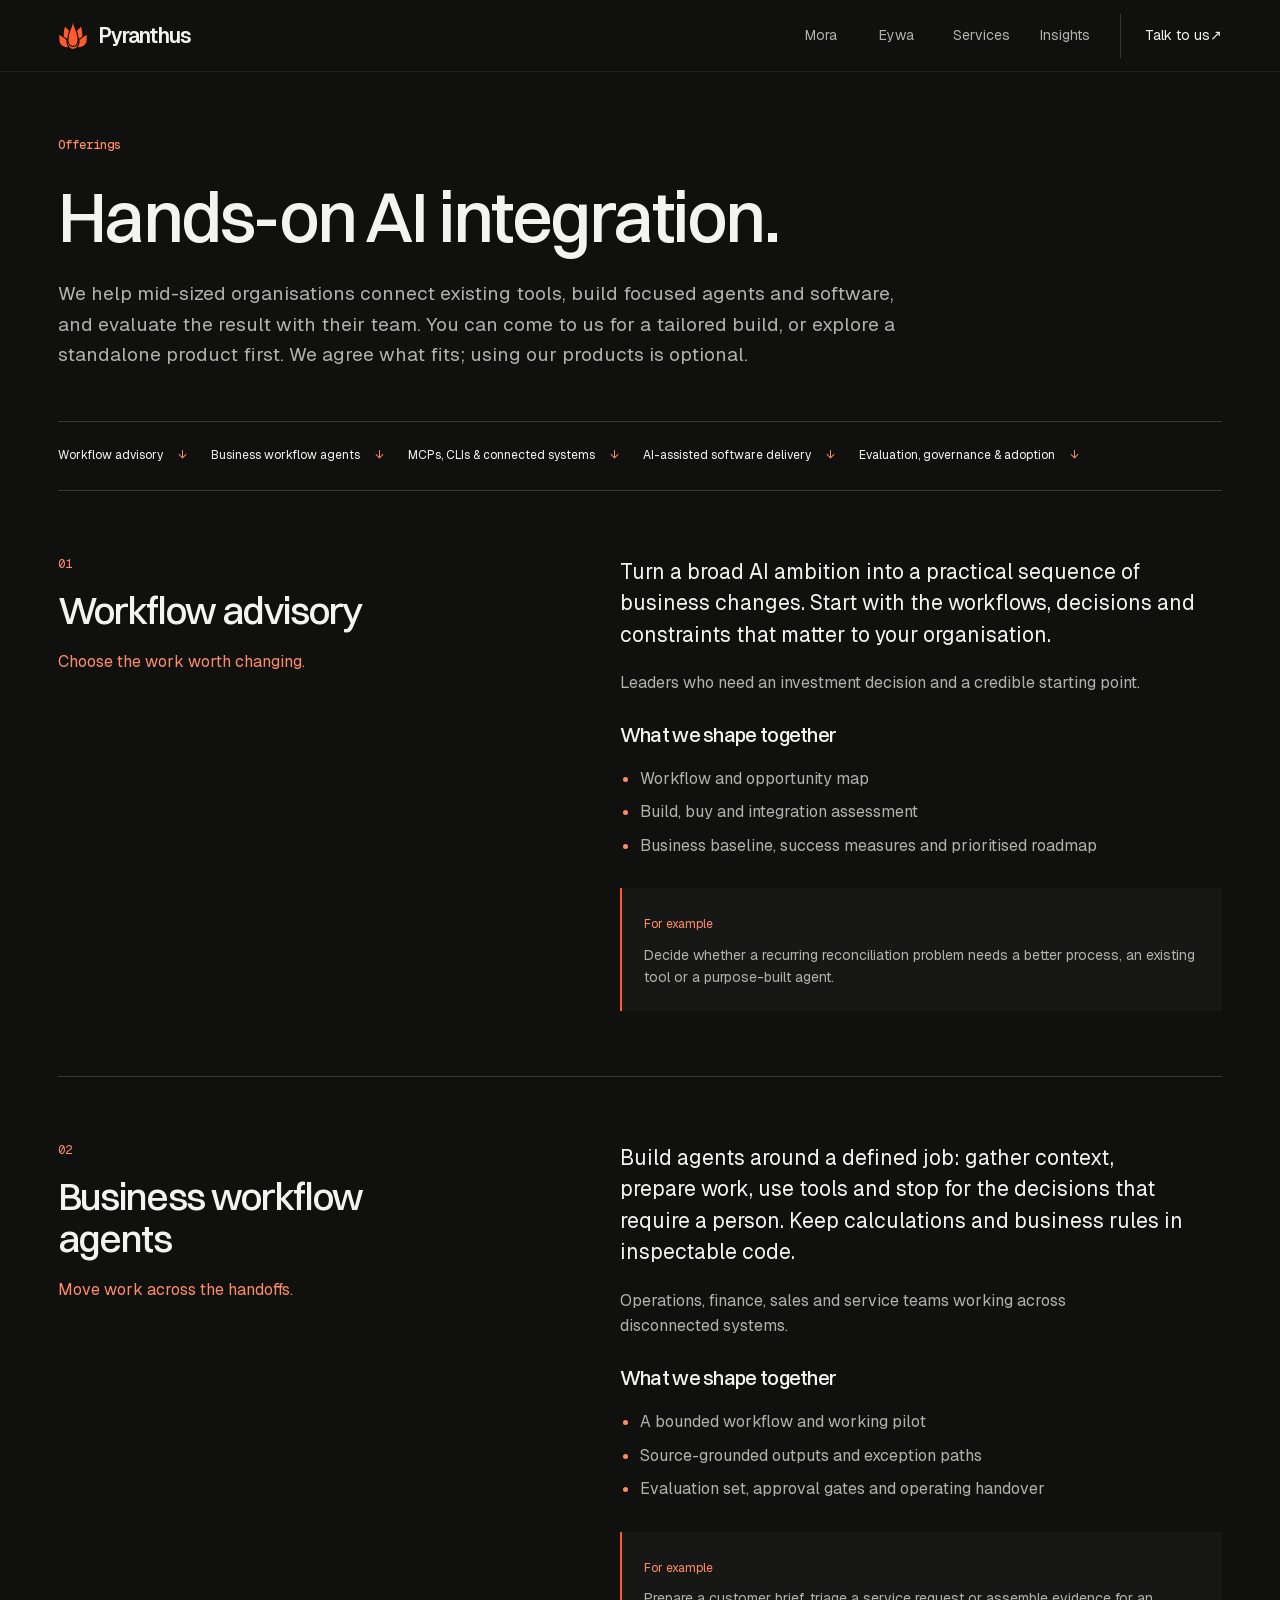
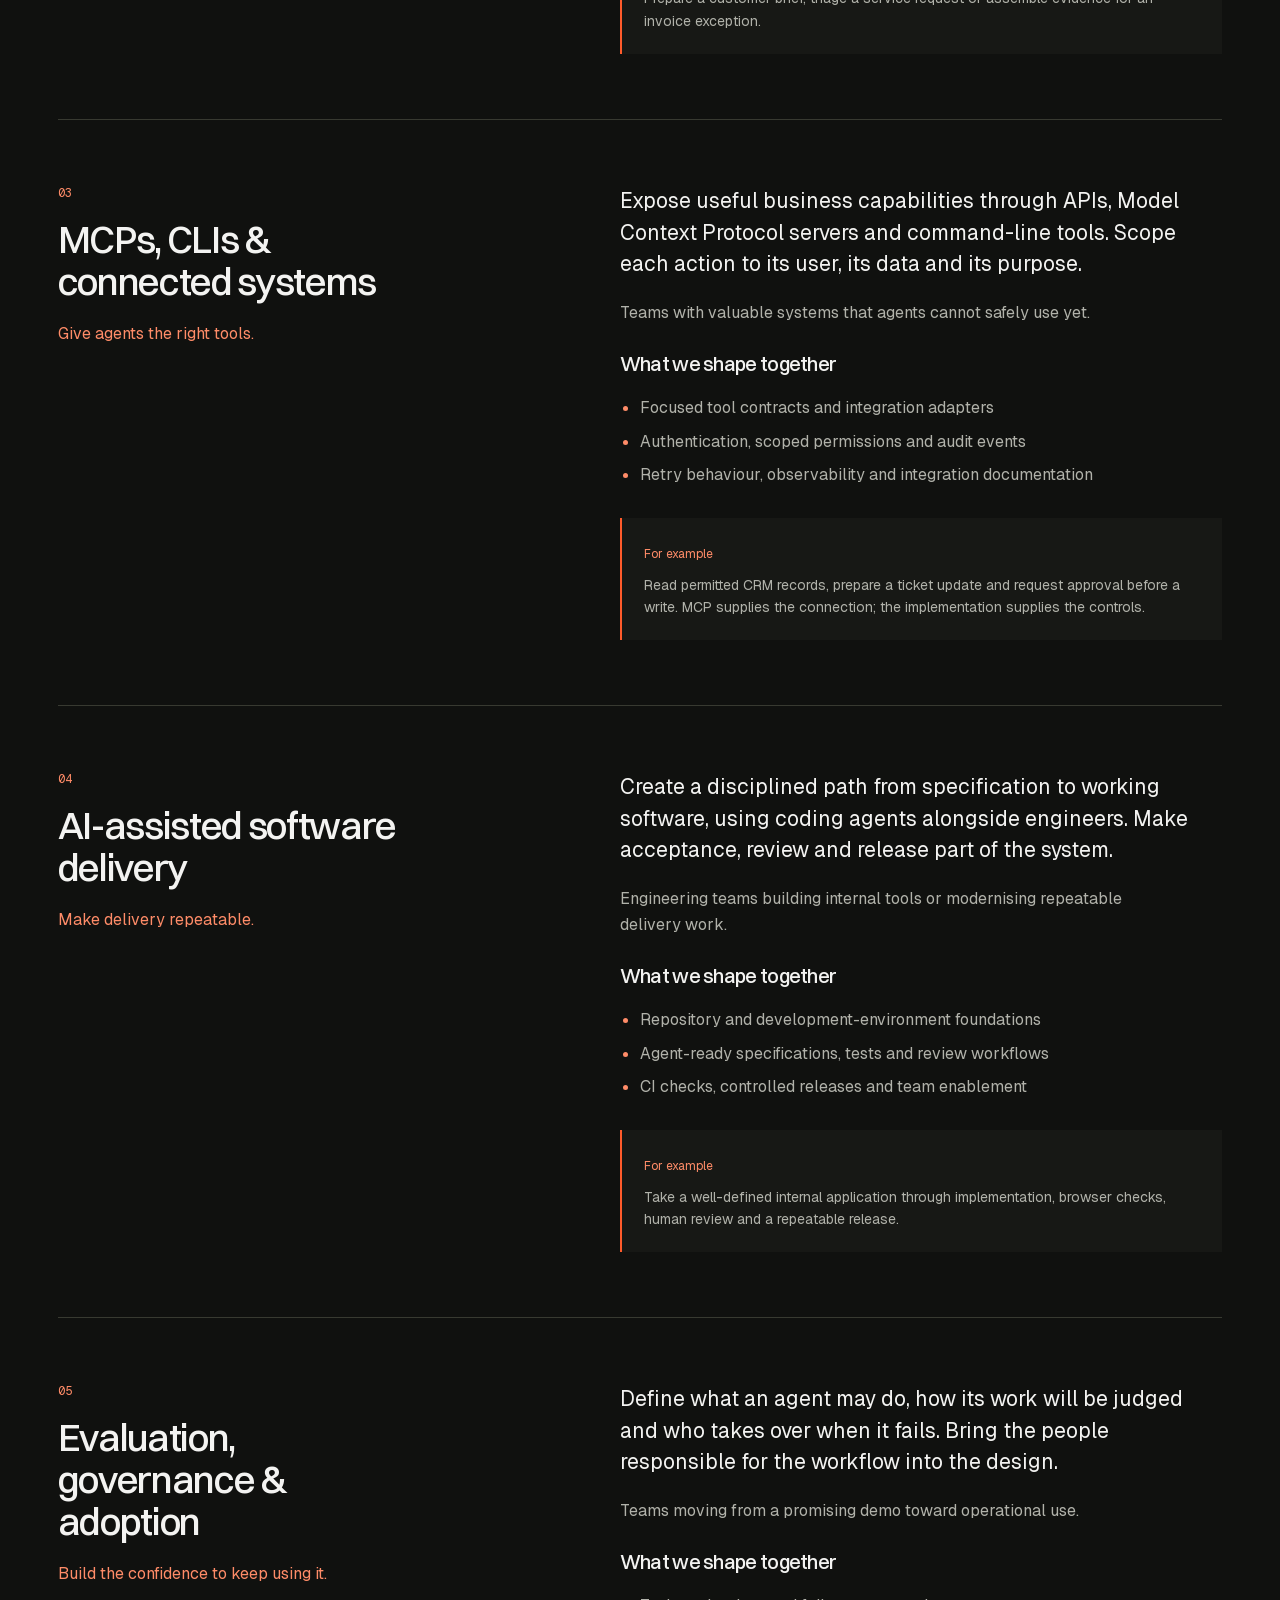
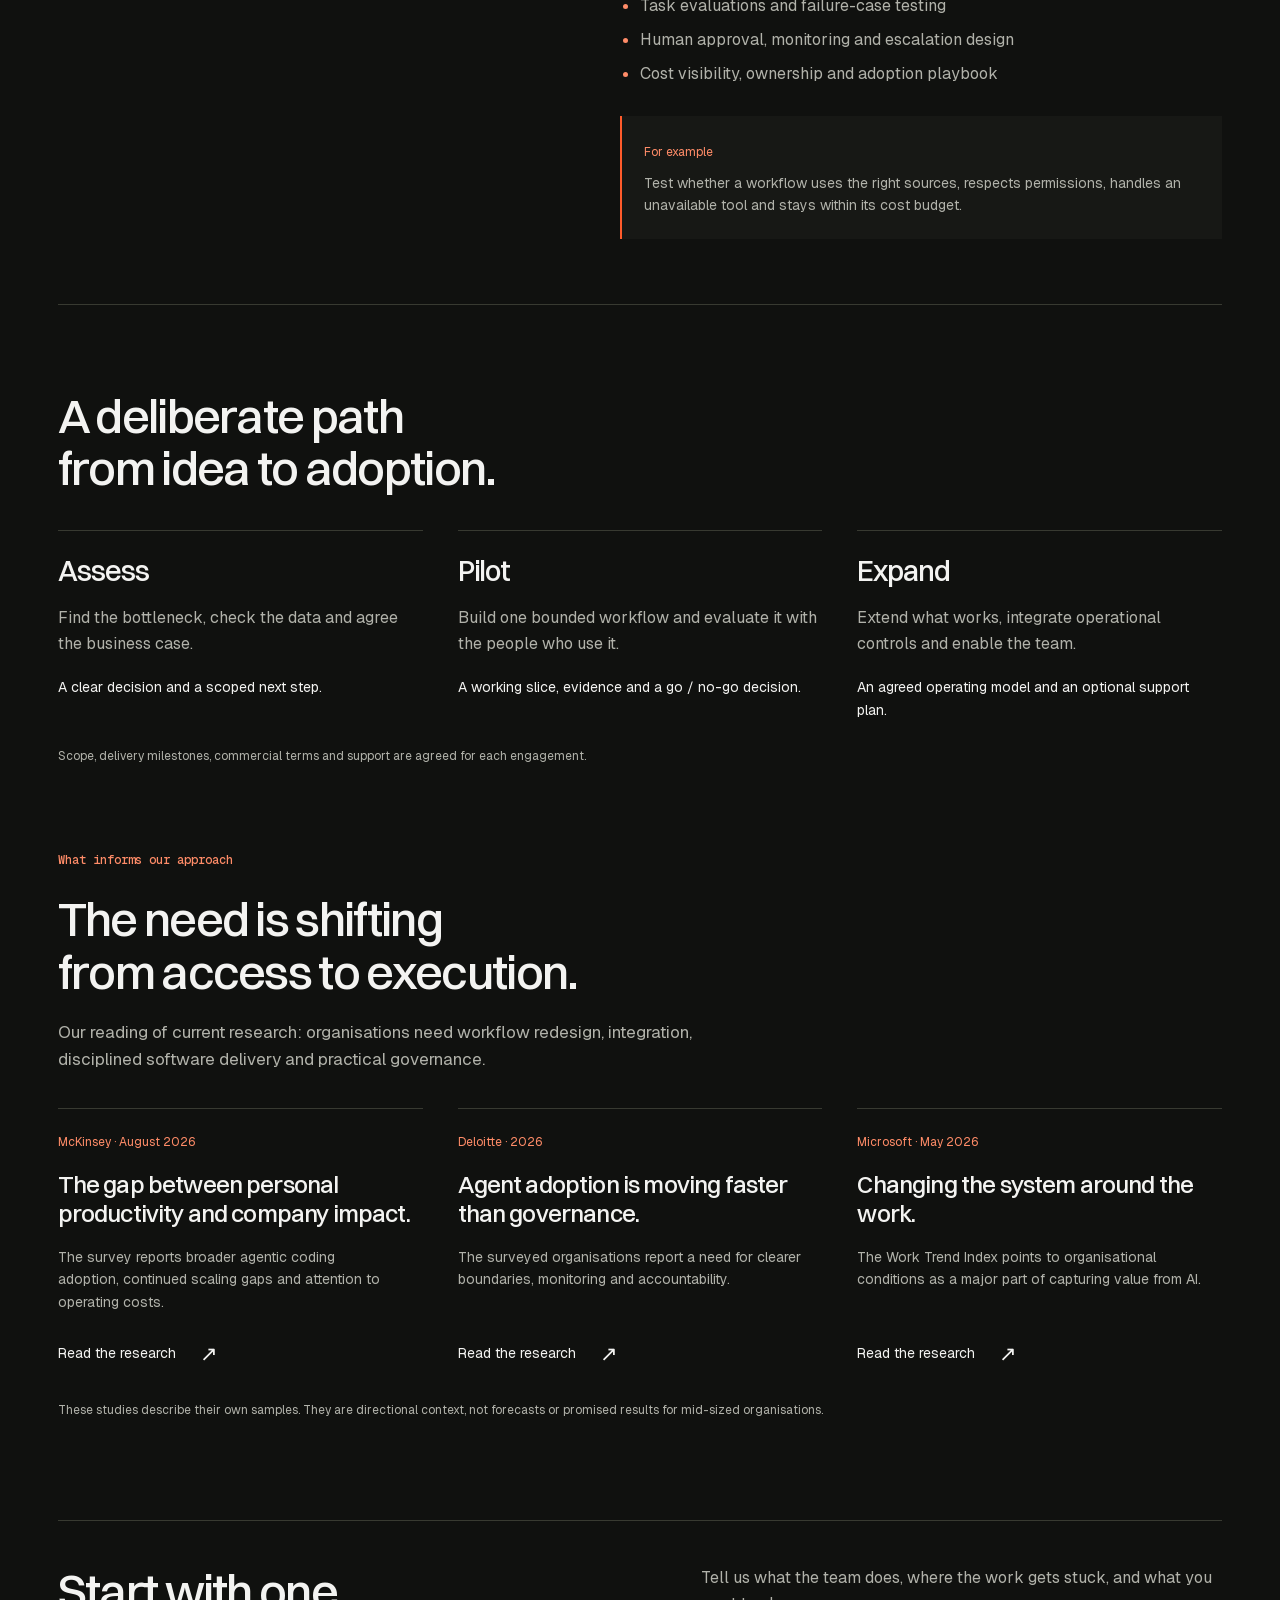
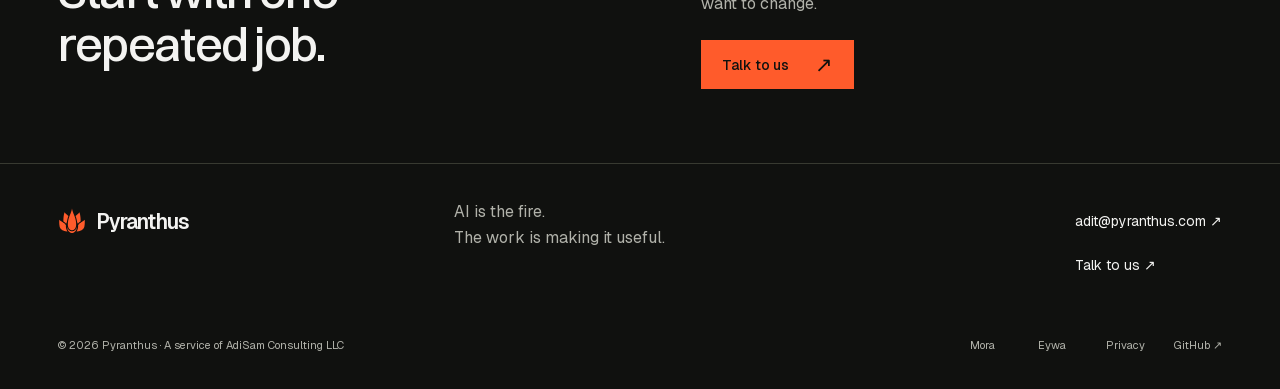
<file: offerings/index.html>
<!DOCTYPE html><html lang="en" class="hL4kRG_variable wtcLsG_variable APw8lG_variable"><head><meta charSet="utf-8"/><meta name="viewport" content="width=device-width, initial-scale=1"/><link rel="preload" href="/_next/static/media/Switzer_500-s.p.3l_u-a-fiviai.woff2" as="font" crossorigin="" type="font/woff2"/><link rel="preload" href="/_next/static/media/geist_latin-s.p.3rd3ws2mg35i0.woff2" as="font" crossorigin="" type="font/woff2"/><link rel="preload" href="/_next/static/media/geist_mono_latin-s.p.3f30ggp2vw8zj.woff2" as="font" crossorigin="" type="font/woff2"/><link rel="preload" href="/pyranthus-P2-ember.svg" as="image"/><link rel="stylesheet" href="/_next/static/chunks/41qlxm-ccvlfj.css" data-precedence="next"/><link rel="stylesheet" href="/_next/static/chunks/17ht_4cuau84q.css" data-precedence="next"/><link rel="preload" as="script" fetchPriority="low" href="/_next/static/chunks/310vm2bl3xxpt.js"/><script src="/_next/static/chunks/1wnov70f88xjy.js" async=""></script><script src="/_next/static/chunks/34-s9nvef5sdp.js" async=""></script><script src="/_next/static/chunks/0c98xzjfks9hq.js" async=""></script><script src="/_next/static/chunks/turbopack-2u1d16houkiyo.js" async=""></script><script src="/_next/static/chunks/12iog7prox8u-.js" async=""></script><script src="/_next/static/chunks/43823cdczvysy.js" async=""></script><meta name="next-size-adjust" content=""/><meta name="theme-color" content="#10110f"/><title>Offerings | Pyranthus</title><meta name="description" content="Hands-on AI integration, business workflow agents, MCP and CLI integrations, software factories, and agent evaluation for mid-sized organisations."/><meta name="robots" content="noindex, nofollow"/><meta property="og:title" content="Pyranthus | AI tools for real work"/><meta property="og:description" content="Advisory. Engineering. Products. AI built around your business."/><meta property="og:type" content="website"/><meta name="twitter:card" content="summary"/><meta name="twitter:title" content="Pyranthus | AI tools for real work"/><meta name="twitter:description" content="Advisory. Engineering. Products. AI built around your business."/><link rel="icon" href="/icon.svg?icon.0gcv9bt5g5lt3.svg" sizes="any" type="image/svg+xml"/><script src="/_next/static/chunks/0cz1d0mv5g_q7.js" noModule=""></script></head><body><div hidden=""><!--$--><!--/$--></div><a class="skip" href="#main">Skip to content</a><header class="site-header"><div class="shell nav-wrap"><a class="brand" aria-label="Pyranthus home" href="/"><img src="/pyranthus-P2-ember.svg" alt="" width="30" height="30"/>Pyranthus</a><button class="menu-toggle" aria-expanded="false" aria-controls="primary-nav">Menu<span aria-hidden="true">+</span></button><nav id="primary-nav" aria-label="Main navigation" class="nav-links"><a href="/products/mora/">Mora</a><a href="/products/eywa/">Eywa</a><a href="/practice/">Services</a><a href="/insights/">Insights</a><a class="nav-cta" href="/contact/">Talk to us <span aria-hidden="true">↗</span></a></nav></div></header><main id="main"><div class="page-intro shell"><p class="eyebrow">Offerings</p><h1>Hands-on AI integration.</h1><div class="intro-body"><p>We help mid-sized organisations connect existing tools, build focused agents and software, and evaluate the result with their team. You can come to us for a tailored build, or explore a standalone product first. We agree what fits; using our products is optional.</p></div></div><div class="shell offering-jump" aria-label="On this page"><a href="#advisory">Workflow advisory<span aria-hidden="true">↓</span></a><a href="#workflow-agents">Business workflow agents<span aria-hidden="true">↓</span></a><a href="#connected-systems">MCPs, CLIs &amp; connected systems<span aria-hidden="true">↓</span></a><a href="#software-factories">AI-assisted software delivery<span aria-hidden="true">↓</span></a><a href="#reliability">Evaluation, governance &amp; adoption<span aria-hidden="true">↓</span></a></div><div class="shell offering-details"><section class="offering-detail" id="advisory"><div class="offering-title"><span class="offer-index">0<!-- -->1</span><h2>Workflow advisory</h2><p>Choose the work worth changing.</p></div><div class="offering-body"><p class="large-body">Turn a broad AI ambition into a practical sequence of business changes. Start with the workflows, decisions and constraints that matter to your organisation.</p><p>Leaders who need an investment decision and a credible starting point.</p><h3>What we shape together</h3><ul class="deliverables"><li>Workflow and opportunity map</li><li>Build, buy and integration assessment</li><li>Business baseline, success measures and prioritised roadmap</li></ul><div class="example"><span>For example</span><p>Decide whether a recurring reconciliation problem needs a better process, an existing tool or a purpose-built agent.</p></div></div></section><section class="offering-detail" id="workflow-agents"><div class="offering-title"><span class="offer-index">0<!-- -->2</span><h2>Business workflow agents</h2><p>Move work across the handoffs.</p></div><div class="offering-body"><p class="large-body">Build agents around a defined job: gather context, prepare work, use tools and stop for the decisions that require a person. Keep calculations and business rules in inspectable code.</p><p>Operations, finance, sales and service teams working across disconnected systems.</p><h3>What we shape together</h3><ul class="deliverables"><li>A bounded workflow and working pilot</li><li>Source-grounded outputs and exception paths</li><li>Evaluation set, approval gates and operating handover</li></ul><div class="example"><span>For example</span><p>Prepare a customer brief, triage a service request or assemble evidence for an invoice exception.</p></div></div></section><section class="offering-detail" id="connected-systems"><div class="offering-title"><span class="offer-index">0<!-- -->3</span><h2>MCPs, CLIs &amp; connected systems</h2><p>Give agents the right tools.</p></div><div class="offering-body"><p class="large-body">Expose useful business capabilities through APIs, Model Context Protocol servers and command-line tools. Scope each action to its user, its data and its purpose.</p><p>Teams with valuable systems that agents cannot safely use yet.</p><h3>What we shape together</h3><ul class="deliverables"><li>Focused tool contracts and integration adapters</li><li>Authentication, scoped permissions and audit events</li><li>Retry behaviour, observability and integration documentation</li></ul><div class="example"><span>For example</span><p>Read permitted CRM records, prepare a ticket update and request approval before a write. MCP supplies the connection; the implementation supplies the controls.</p></div></div></section><section class="offering-detail" id="software-factories"><div class="offering-title"><span class="offer-index">0<!-- -->4</span><h2>AI-assisted software delivery</h2><p>Make delivery repeatable.</p></div><div class="offering-body"><p class="large-body">Create a disciplined path from specification to working software, using coding agents alongside engineers. Make acceptance, review and release part of the system.</p><p>Engineering teams building internal tools or modernising repeatable delivery work.</p><h3>What we shape together</h3><ul class="deliverables"><li>Repository and development-environment foundations</li><li>Agent-ready specifications, tests and review workflows</li><li>CI checks, controlled releases and team enablement</li></ul><div class="example"><span>For example</span><p>Take a well-defined internal application through implementation, browser checks, human review and a repeatable release.</p></div></div></section><section class="offering-detail" id="reliability"><div class="offering-title"><span class="offer-index">0<!-- -->5</span><h2>Evaluation, governance &amp; adoption</h2><p>Build the confidence to keep using it.</p></div><div class="offering-body"><p class="large-body">Define what an agent may do, how its work will be judged and who takes over when it fails. Bring the people responsible for the workflow into the design.</p><p>Teams moving from a promising demo toward operational use.</p><h3>What we shape together</h3><ul class="deliverables"><li>Task evaluations and failure-case testing</li><li>Human approval, monitoring and escalation design</li><li>Cost visibility, ownership and adoption playbook</li></ul><div class="example"><span>For example</span><p>Test whether a workflow uses the right sources, respects permissions, handles an unavailable tool and stays within its cost budget.</p></div></div></section></div><section class="section shell engagement"><h2>A deliberate path<br/>from idea to adoption.</h2><div class="engagement-grid"><article><h3>Assess</h3><p>Find the bottleneck, check the data and agree the business case.</p><strong>A clear decision and a scoped next step.</strong></article><article><h3>Pilot</h3><p>Build one bounded workflow and evaluate it with the people who use it.</p><strong>A working slice, evidence and a go / no-go decision.</strong></article><article><h3>Expand</h3><p>Extend what works, integrate operational controls and enable the team.</p><strong>An agreed operating model and an optional support plan.</strong></article></div><p class="small-note">Scope, delivery milestones, commercial terms and support are agreed for each engagement.</p></section><section class="section shell research"><p class="eyebrow">What informs our approach</p><h2>The need is shifting<br/>from access to execution.</h2><p class="section-lede">Our reading of current research: organisations need workflow redesign, integration, disciplined software delivery and practical governance.</p><div class="research-grid"><a href="https://www.mckinsey.com/capabilities/quantumblack/our-insights/the-state-of-ai" target="_blank" rel="noreferrer"><span>McKinsey · August 2026</span><h3>The gap between personal productivity and company impact.</h3><p>The survey reports broader agentic coding adoption, continued scaling gaps and attention to operating costs.</p><span class="text-link">Read the research <span aria-hidden="true" class="arrow">↗</span></span></a><a href="https://www.deloitte.com/global/en/insights/topics/emerging-technologies/ai-agents-scaling-faster.html" target="_blank" rel="noreferrer"><span>Deloitte · 2026</span><h3>Agent adoption is moving faster than governance.</h3><p>The surveyed organisations report a need for clearer boundaries, monitoring and accountability.</p><span class="text-link">Read the research <span aria-hidden="true" class="arrow">↗</span></span></a><a href="https://www.microsoft.com/en-us/worklab/work-trend-index/agents-human-agency-and-the-opportunity-for-every-organization" target="_blank" rel="noreferrer"><span>Microsoft · May 2026</span><h3>Changing the system around the work.</h3><p>The Work Trend Index points to organisational conditions as a major part of capturing value from AI.</p><span class="text-link">Read the research <span aria-hidden="true" class="arrow">↗</span></span></a></div><p class="small-note">These studies describe their own samples. They are directional context, not forecasts or promised results for mid-sized organisations.</p></section><section class="close-section shell"><h2>Start with one repeated job.</h2><div><p>Tell us what the team does, where the work gets stuck, and what you want to change.</p><a class="button primary" href="/contact/">Talk to us <span aria-hidden="true" class="arrow">↗</span></a></div></section></main><!--$--><!--/$--><footer class="site-footer"><div class="shell"><div class="footer-top"><a class="brand" href="/"><img src="/pyranthus-P2-ember.svg" width="28" height="28" alt=""/>Pyranthus</a><p>AI is the fire.<br/>The work is making it useful.</p><div><a href="mailto:adit@pyranthus.com">adit@pyranthus.com ↗</a><a href="/contact/">Talk to us ↗</a></div></div><div class="footer-bottom"><span>© <!-- -->2026<!-- --> Pyranthus · A service of AdiSam Consulting LLC</span><div><a href="/products/mora/">Mora</a><a href="/products/eywa/">Eywa</a><a href="/privacy/">Privacy</a><a href="https://github.com/pyranthus-hq" target="_blank" rel="noreferrer">GitHub ↗</a></div></div></div></footer><script id="_R_">(globalThis["TURBOPACK"] || (globalThis["TURBOPACK"] = [])).push({"otherChunks":["static/chunks/310vm2bl3xxpt.js","static/chunks/1wnov70f88xjy.js","static/chunks/34-s9nvef5sdp.js","static/chunks/0c98xzjfks9hq.js"],"runtimeModuleIds":[94553]});</script><script src="/_next/static/chunks/310vm2bl3xxpt.js" async=""></script><script>(self.__next_f=self.__next_f||[]).push([0])</script><script>self.__next_f.push([1,"1:\"$Sreact.fragment\"\n2:\"/_next/static/chunks/12iog7prox8u-.js\"\n3:I[36852,[\"$2\"],\"default\"]\n4:I[39756,[\"$2\"],\"default\"]\n5:I[37457,[\"$2\"],\"default\"]\n6:\"/_next/static/chunks/43823cdczvysy.js\"\n7:I[22016,[\"$2\",\"$6\"],\"\"]\n18:\"ViewportBoundary\"\n19:I[97367,[\"$2\"],\"$18\"]\n1b:\"MetadataBoundary\"\n1c:I[97367,[\"$2\"],\"$1b\"]\n1d:\"$Sreact.suspense\"\n1f:I[68027,[\"$2\"],\"default\",1]\n:HL[\"/_next/static/chunks/41qlxm-ccvlfj.css\",\"style\"]\n:HL[\"/_next/static/media/Switzer_500-s.p.3l_u-a-fiviai.woff2\",\"font\",{\"crossOrigin\":\"\",\"type\":\"font/woff2\"}]\n:HL[\"/_next/static/media/geist_latin-s.p.3rd3ws2mg35i0.woff2\",\"font\",{\"crossOrigin\":\"\",\"type\":\"font/woff2\"}]\n:HL[\"/_next/static/media/geist_mono_latin-s.p.3f30ggp2vw8zj.woff2\",\"font\",{\"crossOrigin\":\"\",\"type\":\"font/woff2\"}]\n:HL[\"/_next/static/chunks/17ht_4cuau84q.css\",\"style\"]\n:HL[\"/pyranthus-P2-ember.svg\",\"image\"]\n9:X\n"])</script><script>self.__next_f.push([1,"a:[[\"children\",{\"s\":\"__PAGE__\",\"h\":512,\"d\":{\"r\":[\"$\",\"$1\",\"c\",{\"children\":[[\"$\",\"main\",null,{\"id\":\"main\",\"children\":[[\"$\",\"div\",null,{\"className\":\"page-intro shell\",\"children\":[[\"$\",\"p\",null,{\"className\":\"eyebrow\",\"children\":\"Offerings\"}],[\"$\",\"h1\",null,{\"children\":\"Hands-on AI integration.\"}],[\"$\",\"div\",null,{\"className\":\"intro-body\",\"children\":[\"$\",\"p\",null,{\"children\":\"We help mid-sized organisations connect existing tools, build focused agents and software, and evaluate the result with their team. You can come to us for a tailored build, or explore a standalone product first. We agree what fits; using our products is optional.\"}]}]]}],[\"$\",\"div\",null,{\"className\":\"shell offering-jump\",\"aria-label\":\"On this page\",\"children\":[[\"$\",\"a\",\"advisory\",{\"href\":\"#advisory\",\"children\":[\"Workflow advisory\",[\"$\",\"span\",null,{\"aria-hidden\":\"true\",\"children\":\"↓\"}]]}],[\"$\",\"a\",\"workflow-agents\",{\"href\":\"#workflow-agents\",\"children\":[\"Business workflow agents\",[\"$\",\"span\",null,{\"aria-hidden\":\"true\",\"children\":\"↓\"}]]}],[\"$\",\"a\",\"connected-systems\",{\"href\":\"#connected-systems\",\"children\":[\"MCPs, CLIs \u0026 connected systems\",[\"$\",\"span\",null,{\"aria-hidden\":\"true\",\"children\":\"↓\"}]]}],[\"$\",\"a\",\"software-factories\",{\"href\":\"#software-factories\",\"children\":[\"AI-assisted software delivery\",[\"$\",\"span\",null,{\"aria-hidden\":\"true\",\"children\":\"↓\"}]]}],[\"$\",\"a\",\"reliability\",{\"href\":\"#reliability\",\"children\":[\"Evaluation, governance \u0026 adoption\",[\"$\",\"span\",null,{\"aria-hidden\":\"true\",\"children\":\"↓\"}]]}]]}],[\"$\",\"div\",null,{\"className\":\"shell offering-details\",\"children\":[[\"$\",\"section\",\"advisory\",{\"className\":\"offering-detail\",\"id\":\"advisory\",\"children\":[[\"$\",\"div\",null,{\"className\":\"offering-title\",\"children\":[[\"$\",\"span\",null,{\"className\":\"offer-index\",\"children\":[\"0\",1]}],[\"$\",\"h2\",null,{\"children\":\"Workflow advisory\"}],[\"$\",\"p\",null,{\"children\":\"Choose the work worth changing.\"}]]}],[\"$\",\"div\",null,{\"className\":\"offering-body\",\"children\":[[\"$\",\"p\",null,{\"className\":\"large-body\",\"children\":\"Turn a broad AI ambition into a practical sequence of business changes. Start with the workflows, decisions and constraints that matter to your organisation.\"}],[\"$\",\"p\",null,{\"children\":\"Leaders who need an investment decision and a credible starting point.\"}],\"$Lb\",\"$Lc\",\"$Ld\"]}]]}],\"$Le\",\"$Lf\",\"$L10\",\"$L11\"]}],\"$L12\",\"$L13\",\"$L14\"]}],[\"$L15\",\"$L16\"],\"$L17\"]}],\"p\":false,\"v\":null}}]]\n"])</script><script>self.__next_f.push([1,"8:[[\"children\",{\"s\":\"offerings\",\"h\":512,\"d\":{\"r\":[\"$\",\"$1\",\"c\",{\"children\":[null,[\"$\",\"$L4\",null,{\"parallelRouterKey\":\"children\",\"error\":\"$undefined\",\"errorStyles\":\"$undefined\",\"errorScripts\":\"$undefined\",\"template\":[\"$\",\"$L5\",null,{}],\"templateStyles\":\"$undefined\",\"templateScripts\":\"$undefined\",\"notFound\":\"$undefined\",\"forbidden\":\"$undefined\",\"unauthorized\":\"$undefined\"}]]}],\"p\":false,\"v\":\"$9\"},\"c\":\"$Qa\"}]]\n"])</script><script>self.__next_f.push([1,"0:{\"P\":null,\"c\":[\"\",\"offerings\",\"\"],\"q\":\"\",\"i\":false,\"t\":{\"t\":{\"s\":\"\",\"h\":528,\"d\":{\"r\":[\"$\",\"$1\",\"c\",{\"children\":[[[\"$\",\"link\",\"0\",{\"rel\":\"stylesheet\",\"href\":\"/_next/static/chunks/41qlxm-ccvlfj.css\",\"precedence\":\"next\",\"crossOrigin\":\"$undefined\",\"nonce\":\"$undefined\"}],[\"$\",\"script\",\"script-0\",{\"src\":\"/_next/static/chunks/12iog7prox8u-.js\",\"async\":true,\"nonce\":\"$undefined\"}]],[\"$\",\"html\",null,{\"lang\":\"en\",\"className\":\"hL4kRG_variable wtcLsG_variable APw8lG_variable\",\"children\":[\"$\",\"body\",null,{\"children\":[[\"$\",\"a\",null,{\"className\":\"skip\",\"href\":\"#main\",\"children\":\"Skip to content\"}],[\"$\",\"$L3\",null,{}],[\"$\",\"$L4\",null,{\"parallelRouterKey\":\"children\",\"error\":\"$undefined\",\"errorStyles\":\"$undefined\",\"errorScripts\":\"$undefined\",\"template\":[\"$\",\"$L5\",null,{}],\"templateStyles\":\"$undefined\",\"templateScripts\":\"$undefined\",\"notFound\":[[\"$\",\"main\",null,{\"id\":\"main\",\"className\":\"shell page-intro\",\"children\":[[\"$\",\"p\",null,{\"className\":\"eyebrow\",\"children\":\"Page not found\"}],[\"$\",\"h1\",null,{\"children\":[\"Let’s get you\",[\"$\",\"br\",null,{}],\"back to the work.\"]}],[\"$\",\"p\",null,{\"className\":\"intro-body\",\"children\":\"This address doesn’t have a page.\"}],[\"$\",\"$L7\",null,{\"className\":\"button primary\",\"href\":\"/\",\"children\":\"Pyranthus home ↗\"}]]}],[]],\"forbidden\":\"$undefined\",\"unauthorized\":\"$undefined\"}],[\"$\",\"footer\",null,{\"className\":\"site-footer\",\"children\":[\"$\",\"div\",null,{\"className\":\"shell\",\"children\":[[\"$\",\"div\",null,{\"className\":\"footer-top\",\"children\":[[\"$\",\"$L7\",null,{\"className\":\"brand\",\"href\":\"/\",\"children\":[[\"$\",\"img\",null,{\"src\":\"/pyranthus-P2-ember.svg\",\"width\":\"28\",\"height\":\"28\",\"alt\":\"\"}],\"Pyranthus\"]}],[\"$\",\"p\",null,{\"children\":[\"AI is the fire.\",[\"$\",\"br\",null,{}],\"The work is making it useful.\"]}],[\"$\",\"div\",null,{\"children\":[[\"$\",\"a\",null,{\"href\":\"mailto:adit@pyranthus.com\",\"children\":\"adit@pyranthus.com ↗\"}],[\"$\",\"$L7\",null,{\"href\":\"/contact/\",\"children\":\"Talk to us ↗\"}]]}]]}],[\"$\",\"div\",null,{\"className\":\"footer-bottom\",\"children\":[[\"$\",\"span\",null,{\"children\":[\"© \",2026,\" Pyranthus · A service of AdiSam Consulting LLC\"]}],[\"$\",\"div\",null,{\"children\":[[\"$\",\"$L7\",null,{\"href\":\"/products/mora/\",\"children\":\"Mora\"}],[\"$\",\"$L7\",null,{\"href\":\"/products/eywa/\",\"children\":\"Eywa\"}],[\"$\",\"$L7\",null,{\"href\":\"/privacy/\",\"children\":\"Privacy\"}],[\"$\",\"a\",null,{\"href\":\"https://github.com/pyranthus-hq\",\"target\":\"_blank\",\"rel\":\"noreferrer\",\"children\":\"GitHub ↗\"}]]}]]}]]}]}]]}]}]]}],\"p\":false,\"v\":null},\"c\":\"$Q8\"},\"h\":{\"r\":[\"$\",\"$1\",\"h\",{\"children\":[null,[\"$\",\"$L19\",null,{\"children\":\"$L1a\"}],[\"$\",\"$L1c\",null,{\"children\":[[\"$\",\"div\",null,{\"hidden\":true,\"children\":[\"$\",\"$1d\",null,{\"name\":\"Next.Metadata\",\"children\":\"$L1e\"}]}],null]}],[\"$\",\"meta\",null,{\"name\":\"next-size-adjust\",\"content\":\"\"}]]}],\"p\":false,\"v\":null}},\"m\":\"$undefined\",\"G\":[\"$1f\",[[\"$\",\"link\",\"0\",{\"rel\":\"stylesheet\",\"href\":\"/_next/static/chunks/41qlxm-ccvlfj.css\",\"precedence\":\"next\",\"crossOrigin\":\"$undefined\",\"nonce\":\"$undefined\"}]]],\"S\":true,\"r\":\"$undefined\",\"s\":\"$undefined\",\"a\":\"$undefined\",\"l\":\"$undefined\",\"p\":\"$undefined\",\"d\":\"$undefined\",\"b\":\"9vuDhtbtjvVZ7oF1GINYZ\"}\n"])</script><script>self.__next_f.push([1,"20:I[97367,[\"$2\"],\"OutletBoundary\"]\n9:C\nb:[\"$\",\"h3\",null,{\"children\":\"What we shape together\"}]\nc:[\"$\",\"ul\",null,{\"className\":\"deliverables\",\"children\":[[\"$\",\"li\",\"Workflow and opportunity map\",{\"children\":\"Workflow and opportunity map\"}],[\"$\",\"li\",\"Build, buy and integration assessment\",{\"children\":\"Build, buy and integration assessment\"}],[\"$\",\"li\",\"Business baseline, success measures and prioritised roadmap\",{\"children\":\"Business baseline, success measures and prioritised roadmap\"}]]}]\nd:[\"$\",\"div\",null,{\"className\":\"example\",\"children\":[[\"$\",\"span\",null,{\"children\":\"For example\"}],[\"$\",\"p\",null,{\"children\":\"Decide whether a recurring reconciliation problem needs a better process, an existing tool or a purpose-built agent.\"}]]}]\n"])</script><script>self.__next_f.push([1,"e:[\"$\",\"section\",\"workflow-agents\",{\"className\":\"offering-detail\",\"id\":\"workflow-agents\",\"children\":[[\"$\",\"div\",null,{\"className\":\"offering-title\",\"children\":[[\"$\",\"span\",null,{\"className\":\"offer-index\",\"children\":[\"0\",2]}],[\"$\",\"h2\",null,{\"children\":\"Business workflow agents\"}],[\"$\",\"p\",null,{\"children\":\"Move work across the handoffs.\"}]]}],[\"$\",\"div\",null,{\"className\":\"offering-body\",\"children\":[[\"$\",\"p\",null,{\"className\":\"large-body\",\"children\":\"Build agents around a defined job: gather context, prepare work, use tools and stop for the decisions that require a person. Keep calculations and business rules in inspectable code.\"}],[\"$\",\"p\",null,{\"children\":\"Operations, finance, sales and service teams working across disconnected systems.\"}],[\"$\",\"h3\",null,{\"children\":\"What we shape together\"}],[\"$\",\"ul\",null,{\"className\":\"deliverables\",\"children\":[[\"$\",\"li\",\"A bounded workflow and working pilot\",{\"children\":\"A bounded workflow and working pilot\"}],[\"$\",\"li\",\"Source-grounded outputs and exception paths\",{\"children\":\"Source-grounded outputs and exception paths\"}],[\"$\",\"li\",\"Evaluation set, approval gates and operating handover\",{\"children\":\"Evaluation set, approval gates and operating handover\"}]]}],[\"$\",\"div\",null,{\"className\":\"example\",\"children\":[[\"$\",\"span\",null,{\"children\":\"For example\"}],[\"$\",\"p\",null,{\"children\":\"Prepare a customer brief, triage a service request or assemble evidence for an invoice exception.\"}]]}]]}]]}]\n"])</script><script>self.__next_f.push([1,"f:[\"$\",\"section\",\"connected-systems\",{\"className\":\"offering-detail\",\"id\":\"connected-systems\",\"children\":[[\"$\",\"div\",null,{\"className\":\"offering-title\",\"children\":[[\"$\",\"span\",null,{\"className\":\"offer-index\",\"children\":[\"0\",3]}],[\"$\",\"h2\",null,{\"children\":\"MCPs, CLIs \u0026 connected systems\"}],[\"$\",\"p\",null,{\"children\":\"Give agents the right tools.\"}]]}],[\"$\",\"div\",null,{\"className\":\"offering-body\",\"children\":[[\"$\",\"p\",null,{\"className\":\"large-body\",\"children\":\"Expose useful business capabilities through APIs, Model Context Protocol servers and command-line tools. Scope each action to its user, its data and its purpose.\"}],[\"$\",\"p\",null,{\"children\":\"Teams with valuable systems that agents cannot safely use yet.\"}],[\"$\",\"h3\",null,{\"children\":\"What we shape together\"}],[\"$\",\"ul\",null,{\"className\":\"deliverables\",\"children\":[[\"$\",\"li\",\"Focused tool contracts and integration adapters\",{\"children\":\"Focused tool contracts and integration adapters\"}],[\"$\",\"li\",\"Authentication, scoped permissions and audit events\",{\"children\":\"Authentication, scoped permissions and audit events\"}],[\"$\",\"li\",\"Retry behaviour, observability and integration documentation\",{\"children\":\"Retry behaviour, observability and integration documentation\"}]]}],[\"$\",\"div\",null,{\"className\":\"example\",\"children\":[[\"$\",\"span\",null,{\"children\":\"For example\"}],[\"$\",\"p\",null,{\"children\":\"Read permitted CRM records, prepare a ticket update and request approval before a write. MCP supplies the connection; the implementation supplies the controls.\"}]]}]]}]]}]\n"])</script><script>self.__next_f.push([1,"10:[\"$\",\"section\",\"software-factories\",{\"className\":\"offering-detail\",\"id\":\"software-factories\",\"children\":[[\"$\",\"div\",null,{\"className\":\"offering-title\",\"children\":[[\"$\",\"span\",null,{\"className\":\"offer-index\",\"children\":[\"0\",4]}],[\"$\",\"h2\",null,{\"children\":\"AI-assisted software delivery\"}],[\"$\",\"p\",null,{\"children\":\"Make delivery repeatable.\"}]]}],[\"$\",\"div\",null,{\"className\":\"offering-body\",\"children\":[[\"$\",\"p\",null,{\"className\":\"large-body\",\"children\":\"Create a disciplined path from specification to working software, using coding agents alongside engineers. Make acceptance, review and release part of the system.\"}],[\"$\",\"p\",null,{\"children\":\"Engineering teams building internal tools or modernising repeatable delivery work.\"}],[\"$\",\"h3\",null,{\"children\":\"What we shape together\"}],[\"$\",\"ul\",null,{\"className\":\"deliverables\",\"children\":[[\"$\",\"li\",\"Repository and development-environment foundations\",{\"children\":\"Repository and development-environment foundations\"}],[\"$\",\"li\",\"Agent-ready specifications, tests and review workflows\",{\"children\":\"Agent-ready specifications, tests and review workflows\"}],[\"$\",\"li\",\"CI checks, controlled releases and team enablement\",{\"children\":\"CI checks, controlled releases and team enablement\"}]]}],[\"$\",\"div\",null,{\"className\":\"example\",\"children\":[[\"$\",\"span\",null,{\"children\":\"For example\"}],[\"$\",\"p\",null,{\"children\":\"Take a well-defined internal application through implementation, browser checks, human review and a repeatable release.\"}]]}]]}]]}]\n"])</script><script>self.__next_f.push([1,"11:[\"$\",\"section\",\"reliability\",{\"className\":\"offering-detail\",\"id\":\"reliability\",\"children\":[[\"$\",\"div\",null,{\"className\":\"offering-title\",\"children\":[[\"$\",\"span\",null,{\"className\":\"offer-index\",\"children\":[\"0\",5]}],[\"$\",\"h2\",null,{\"children\":\"Evaluation, governance \u0026 adoption\"}],[\"$\",\"p\",null,{\"children\":\"Build the confidence to keep using it.\"}]]}],[\"$\",\"div\",null,{\"className\":\"offering-body\",\"children\":[[\"$\",\"p\",null,{\"className\":\"large-body\",\"children\":\"Define what an agent may do, how its work will be judged and who takes over when it fails. Bring the people responsible for the workflow into the design.\"}],[\"$\",\"p\",null,{\"children\":\"Teams moving from a promising demo toward operational use.\"}],[\"$\",\"h3\",null,{\"children\":\"What we shape together\"}],[\"$\",\"ul\",null,{\"className\":\"deliverables\",\"children\":[[\"$\",\"li\",\"Task evaluations and failure-case testing\",{\"children\":\"Task evaluations and failure-case testing\"}],[\"$\",\"li\",\"Human approval, monitoring and escalation design\",{\"children\":\"Human approval, monitoring and escalation design\"}],[\"$\",\"li\",\"Cost visibility, ownership and adoption playbook\",{\"children\":\"Cost visibility, ownership and adoption playbook\"}]]}],[\"$\",\"div\",null,{\"className\":\"example\",\"children\":[[\"$\",\"span\",null,{\"children\":\"For example\"}],[\"$\",\"p\",null,{\"children\":\"Test whether a workflow uses the right sources, respects permissions, handles an unavailable tool and stays within its cost budget.\"}]]}]]}]]}]\n"])</script><script>self.__next_f.push([1,"12:[\"$\",\"section\",null,{\"className\":\"section shell engagement\",\"children\":[[\"$\",\"h2\",null,{\"children\":[\"A deliberate path\",[\"$\",\"br\",null,{}],\"from idea to adoption.\"]}],[\"$\",\"div\",null,{\"className\":\"engagement-grid\",\"children\":[[\"$\",\"article\",\"Assess\",{\"children\":[[\"$\",\"h3\",null,{\"children\":\"Assess\"}],[\"$\",\"p\",null,{\"children\":\"Find the bottleneck, check the data and agree the business case.\"}],[\"$\",\"strong\",null,{\"children\":\"A clear decision and a scoped next step.\"}]]}],[\"$\",\"article\",\"Pilot\",{\"children\":[[\"$\",\"h3\",null,{\"children\":\"Pilot\"}],[\"$\",\"p\",null,{\"children\":\"Build one bounded workflow and evaluate it with the people who use it.\"}],[\"$\",\"strong\",null,{\"children\":\"A working slice, evidence and a go / no-go decision.\"}]]}],[\"$\",\"article\",\"Expand\",{\"children\":[[\"$\",\"h3\",null,{\"children\":\"Expand\"}],[\"$\",\"p\",null,{\"children\":\"Extend what works, integrate operational controls and enable the team.\"}],[\"$\",\"strong\",null,{\"children\":\"An agreed operating model and an optional support plan.\"}]]}]]}],[\"$\",\"p\",null,{\"className\":\"small-note\",\"children\":\"Scope, delivery milestones, commercial terms and support are agreed for each engagement.\"}]]}]\n"])</script><script>self.__next_f.push([1,"13:[\"$\",\"section\",null,{\"className\":\"section shell research\",\"children\":[[\"$\",\"p\",null,{\"className\":\"eyebrow\",\"children\":\"What informs our approach\"}],[\"$\",\"h2\",null,{\"children\":[\"The need is shifting\",[\"$\",\"br\",null,{}],\"from access to execution.\"]}],[\"$\",\"p\",null,{\"className\":\"section-lede\",\"children\":\"Our reading of current research: organisations need workflow redesign, integration, disciplined software delivery and practical governance.\"}],[\"$\",\"div\",null,{\"className\":\"research-grid\",\"children\":[[\"$\",\"a\",null,{\"href\":\"https://www.mckinsey.com/capabilities/quantumblack/our-insights/the-state-of-ai\",\"target\":\"_blank\",\"rel\":\"noreferrer\",\"children\":[[\"$\",\"span\",null,{\"children\":\"McKinsey · August 2026\"}],[\"$\",\"h3\",null,{\"children\":\"The gap between personal productivity and company impact.\"}],[\"$\",\"p\",null,{\"children\":\"The survey reports broader agentic coding adoption, continued scaling gaps and attention to operating costs.\"}],[\"$\",\"span\",null,{\"className\":\"text-link\",\"children\":[\"Read the research \",[\"$\",\"span\",null,{\"aria-hidden\":\"true\",\"className\":\"arrow\",\"children\":\"↗\"}]]}]]}],[\"$\",\"a\",null,{\"href\":\"https://www.deloitte.com/global/en/insights/topics/emerging-technologies/ai-agents-scaling-faster.html\",\"target\":\"_blank\",\"rel\":\"noreferrer\",\"children\":[[\"$\",\"span\",null,{\"children\":\"Deloitte · 2026\"}],[\"$\",\"h3\",null,{\"children\":\"Agent adoption is moving faster than governance.\"}],[\"$\",\"p\",null,{\"children\":\"The surveyed organisations report a need for clearer boundaries, monitoring and accountability.\"}],[\"$\",\"span\",null,{\"className\":\"text-link\",\"children\":[\"Read the research \",[\"$\",\"span\",null,{\"aria-hidden\":\"true\",\"className\":\"arrow\",\"children\":\"↗\"}]]}]]}],[\"$\",\"a\",null,{\"href\":\"https://www.microsoft.com/en-us/worklab/work-trend-index/agents-human-agency-and-the-opportunity-for-every-organization\",\"target\":\"_blank\",\"rel\":\"noreferrer\",\"children\":[[\"$\",\"span\",null,{\"children\":\"Microsoft · May 2026\"}],[\"$\",\"h3\",null,{\"children\":\"Changing the system around the work.\"}],[\"$\",\"p\",null,{\"children\":\"The Work Trend Index points to organisational conditions as a major part of capturing value from AI.\"}],[\"$\",\"span\",null,{\"className\":\"text-link\",\"children\":[\"Read the research \",[\"$\",\"span\",null,{\"aria-hidden\":\"true\",\"className\":\"arrow\",\"children\":\"↗\"}]]}]]}]]}],[\"$\",\"p\",null,{\"className\":\"small-note\",\"children\":\"These studies describe their own samples. They are directional context, not forecasts or promised results for mid-sized organisations.\"}]]}]\n"])</script><script>self.__next_f.push([1,"14:[\"$\",\"section\",null,{\"className\":\"close-section shell\",\"children\":[[\"$\",\"h2\",null,{\"children\":\"Start with one repeated job.\"}],[\"$\",\"div\",null,{\"children\":[[\"$\",\"p\",null,{\"children\":\"Tell us what the team does, where the work gets stuck, and what you want to change.\"}],[\"$\",\"$L7\",null,{\"className\":\"button primary\",\"href\":\"/contact/\",\"children\":[\"Talk to us \",[\"$\",\"span\",null,{\"aria-hidden\":\"true\",\"className\":\"arrow\",\"children\":\"↗\"}]]}]]}]]}]\n15:[\"$\",\"link\",\"0\",{\"rel\":\"stylesheet\",\"href\":\"/_next/static/chunks/17ht_4cuau84q.css\",\"precedence\":\"next\",\"crossOrigin\":\"$undefined\",\"nonce\":\"$undefined\"}]\n16:[\"$\",\"script\",\"script-0\",{\"src\":\"/_next/static/chunks/43823cdczvysy.js\",\"async\":true,\"nonce\":\"$undefined\"}]\n17:[\"$\",\"$L20\",null,{\"children\":[\"$\",\"$1d\",null,{\"name\":\"Next.MetadataOutlet\",\"children\":\"$@21\"}]}]\n"])</script><script>self.__next_f.push([1,"1a:[[\"$\",\"meta\",\"0\",{\"charSet\":\"utf-8\"}],[\"$\",\"meta\",\"1\",{\"name\":\"viewport\",\"content\":\"width=device-width, initial-scale=1\"}],[\"$\",\"meta\",\"2\",{\"name\":\"theme-color\",\"content\":\"#10110f\"}]]\n"])</script><script>self.__next_f.push([1,"22:I[27201,[\"$2\"],\"IconMark\"]\n1e:[[\"$\",\"title\",\"0\",{\"children\":\"Offerings | Pyranthus\"}],[\"$\",\"meta\",\"1\",{\"name\":\"description\",\"content\":\"Hands-on AI integration, business workflow agents, MCP and CLI integrations, software factories, and agent evaluation for mid-sized organisations.\"}],[\"$\",\"meta\",\"2\",{\"name\":\"robots\",\"content\":\"noindex, nofollow\"}],[\"$\",\"meta\",\"3\",{\"property\":\"og:title\",\"content\":\"Pyranthus | AI tools for real work\"}],[\"$\",\"meta\",\"4\",{\"property\":\"og:description\",\"content\":\"Advisory. Engineering. Products. AI built around your business.\"}],[\"$\",\"meta\",\"5\",{\"property\":\"og:type\",\"content\":\"website\"}],[\"$\",\"meta\",\"6\",{\"name\":\"twitter:card\",\"content\":\"summary\"}],[\"$\",\"meta\",\"7\",{\"name\":\"twitter:title\",\"content\":\"Pyranthus | AI tools for real work\"}],[\"$\",\"meta\",\"8\",{\"name\":\"twitter:description\",\"content\":\"Advisory. Engineering. Products. AI built around your business.\"}],[\"$\",\"link\",\"9\",{\"rel\":\"icon\",\"href\":\"/icon.svg?icon.0gcv9bt5g5lt3.svg\",\"sizes\":\"any\",\"type\":\"image/svg+xml\"}],[\"$\",\"$L22\",\"10\",{}]]\n21:null\n"])</script></body></html>
</file>
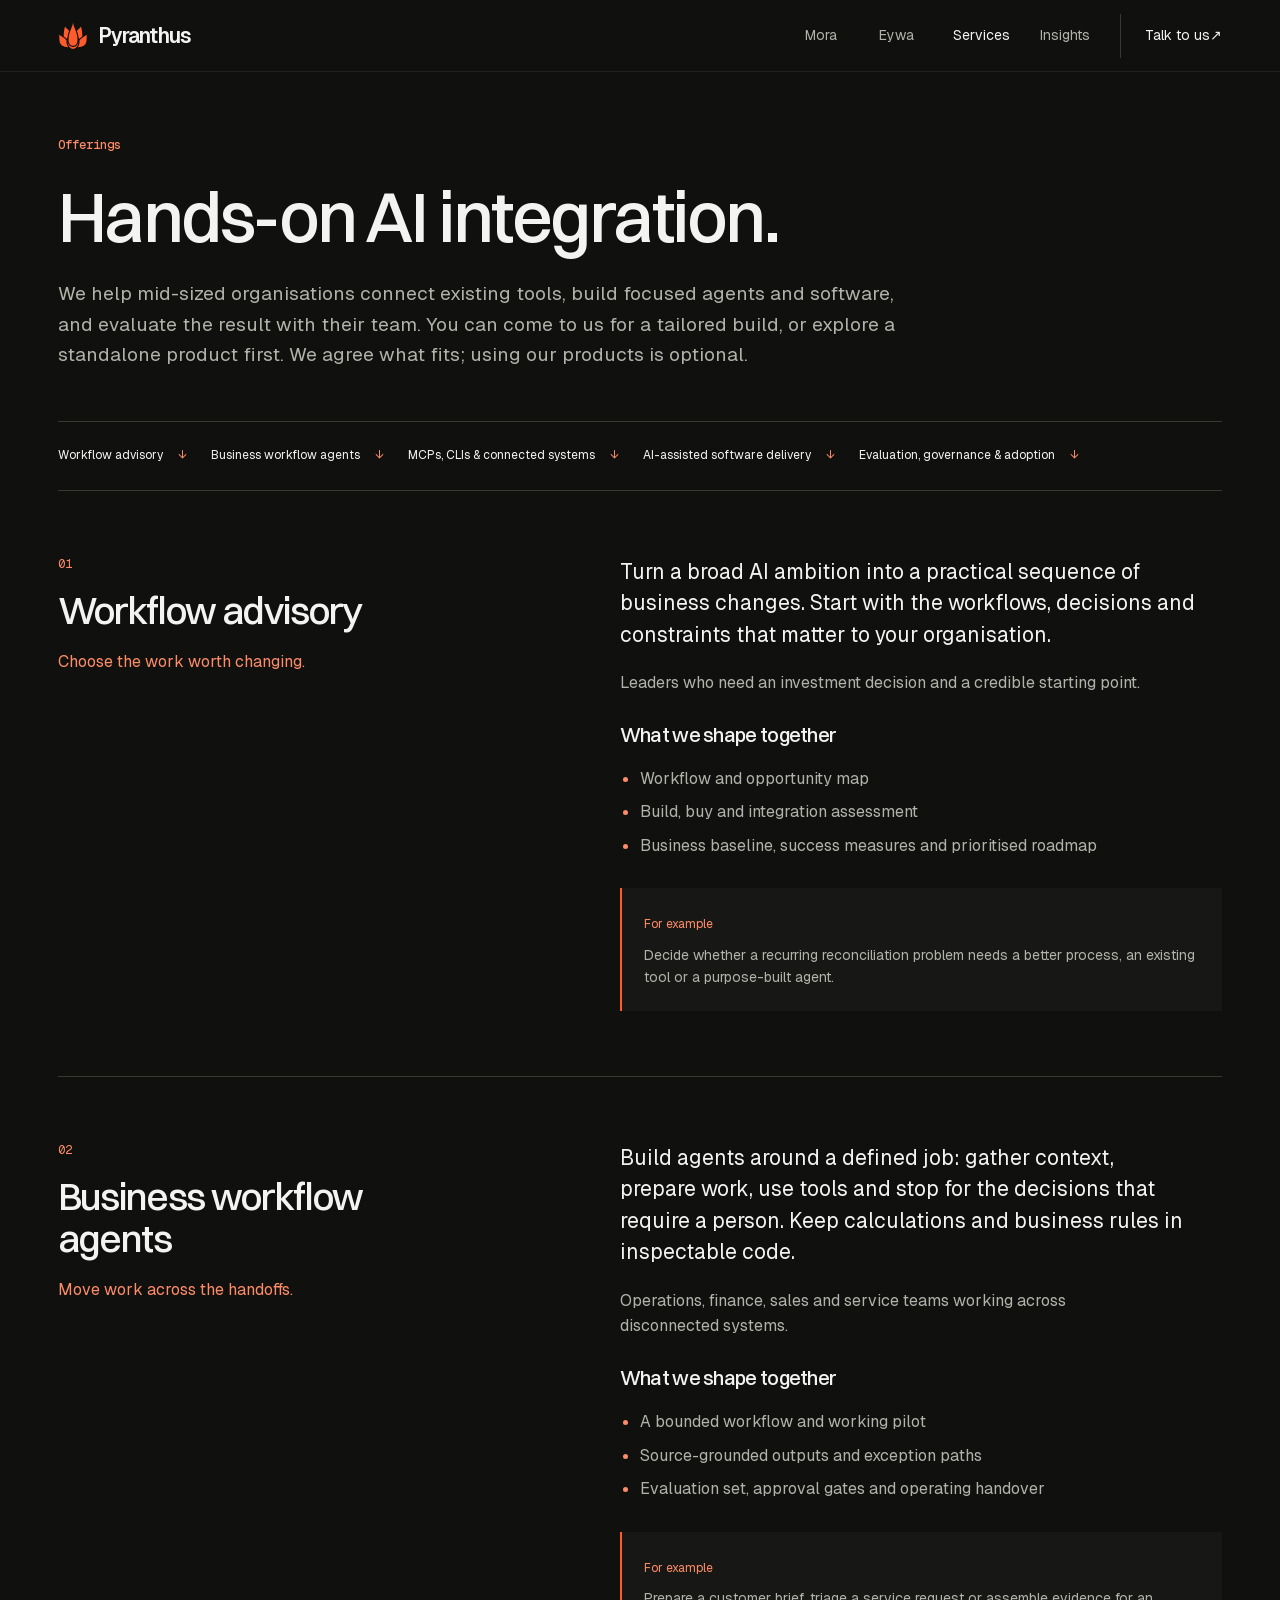
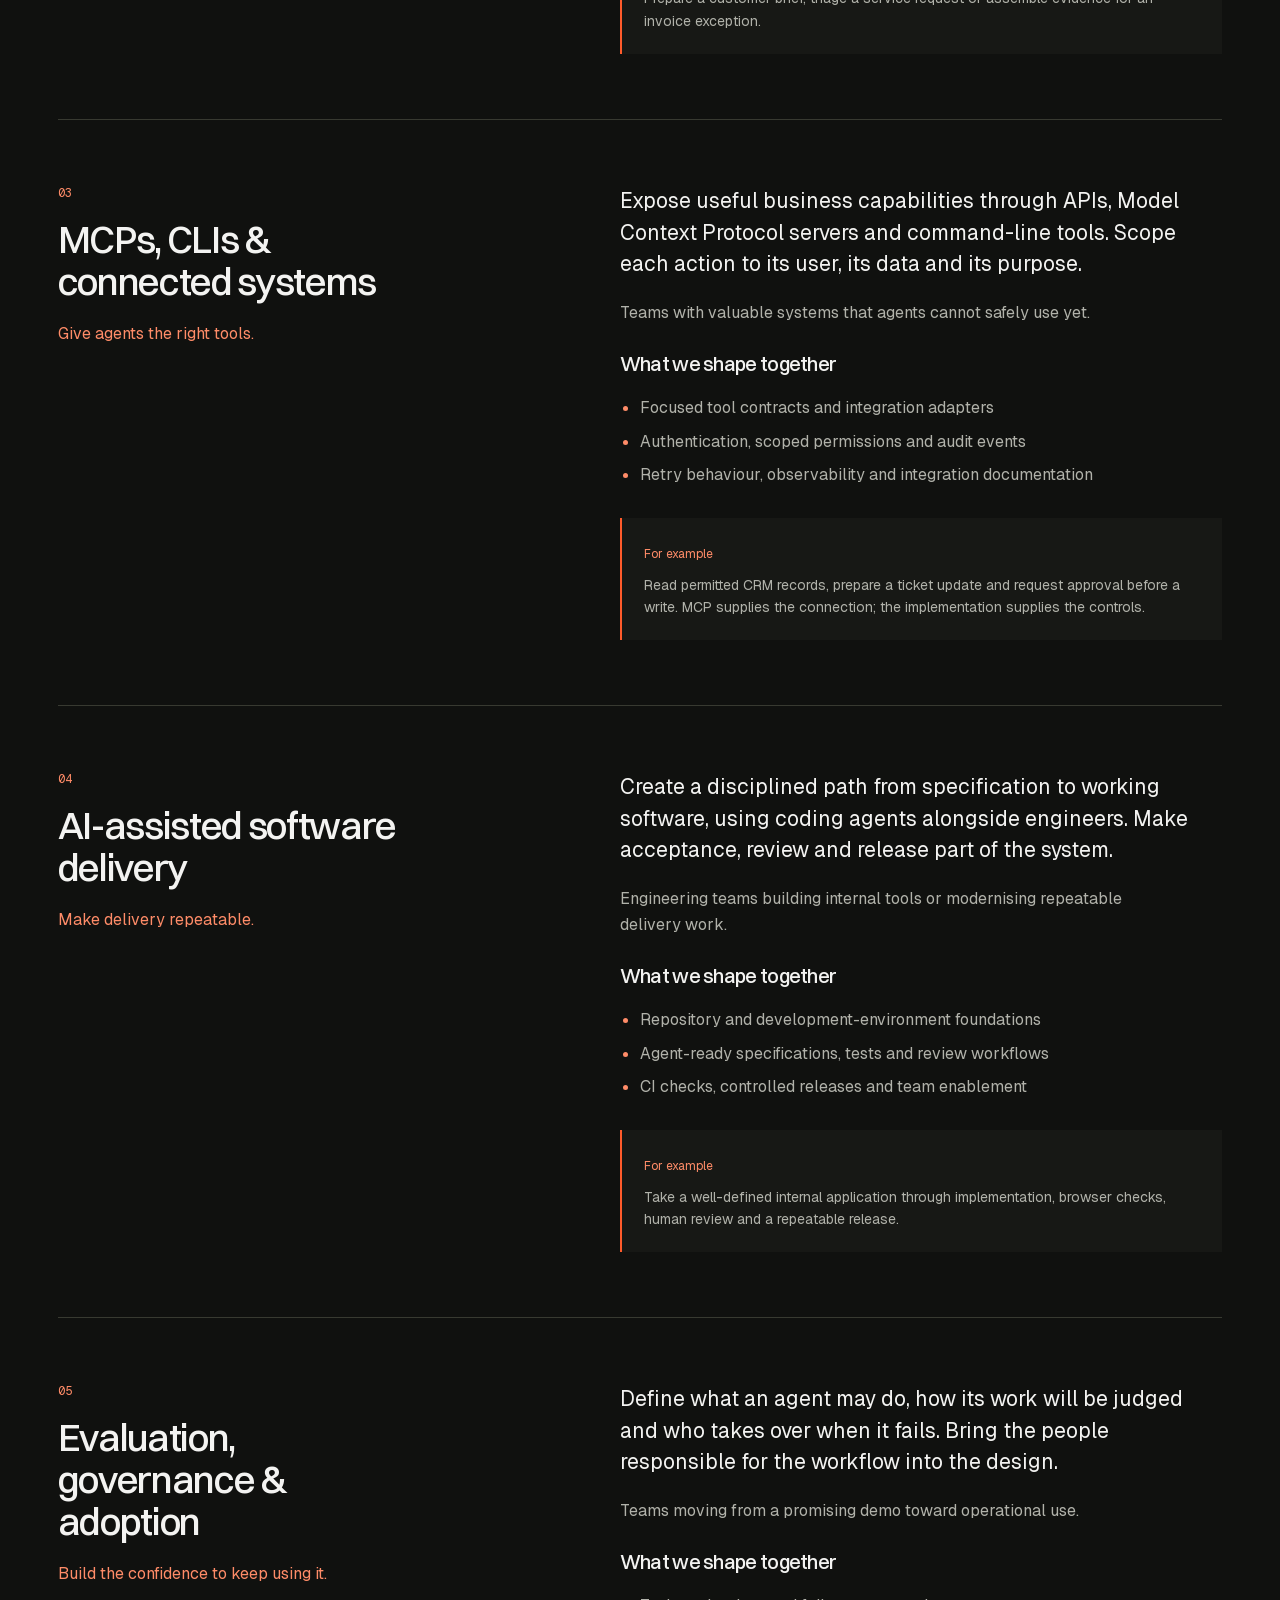
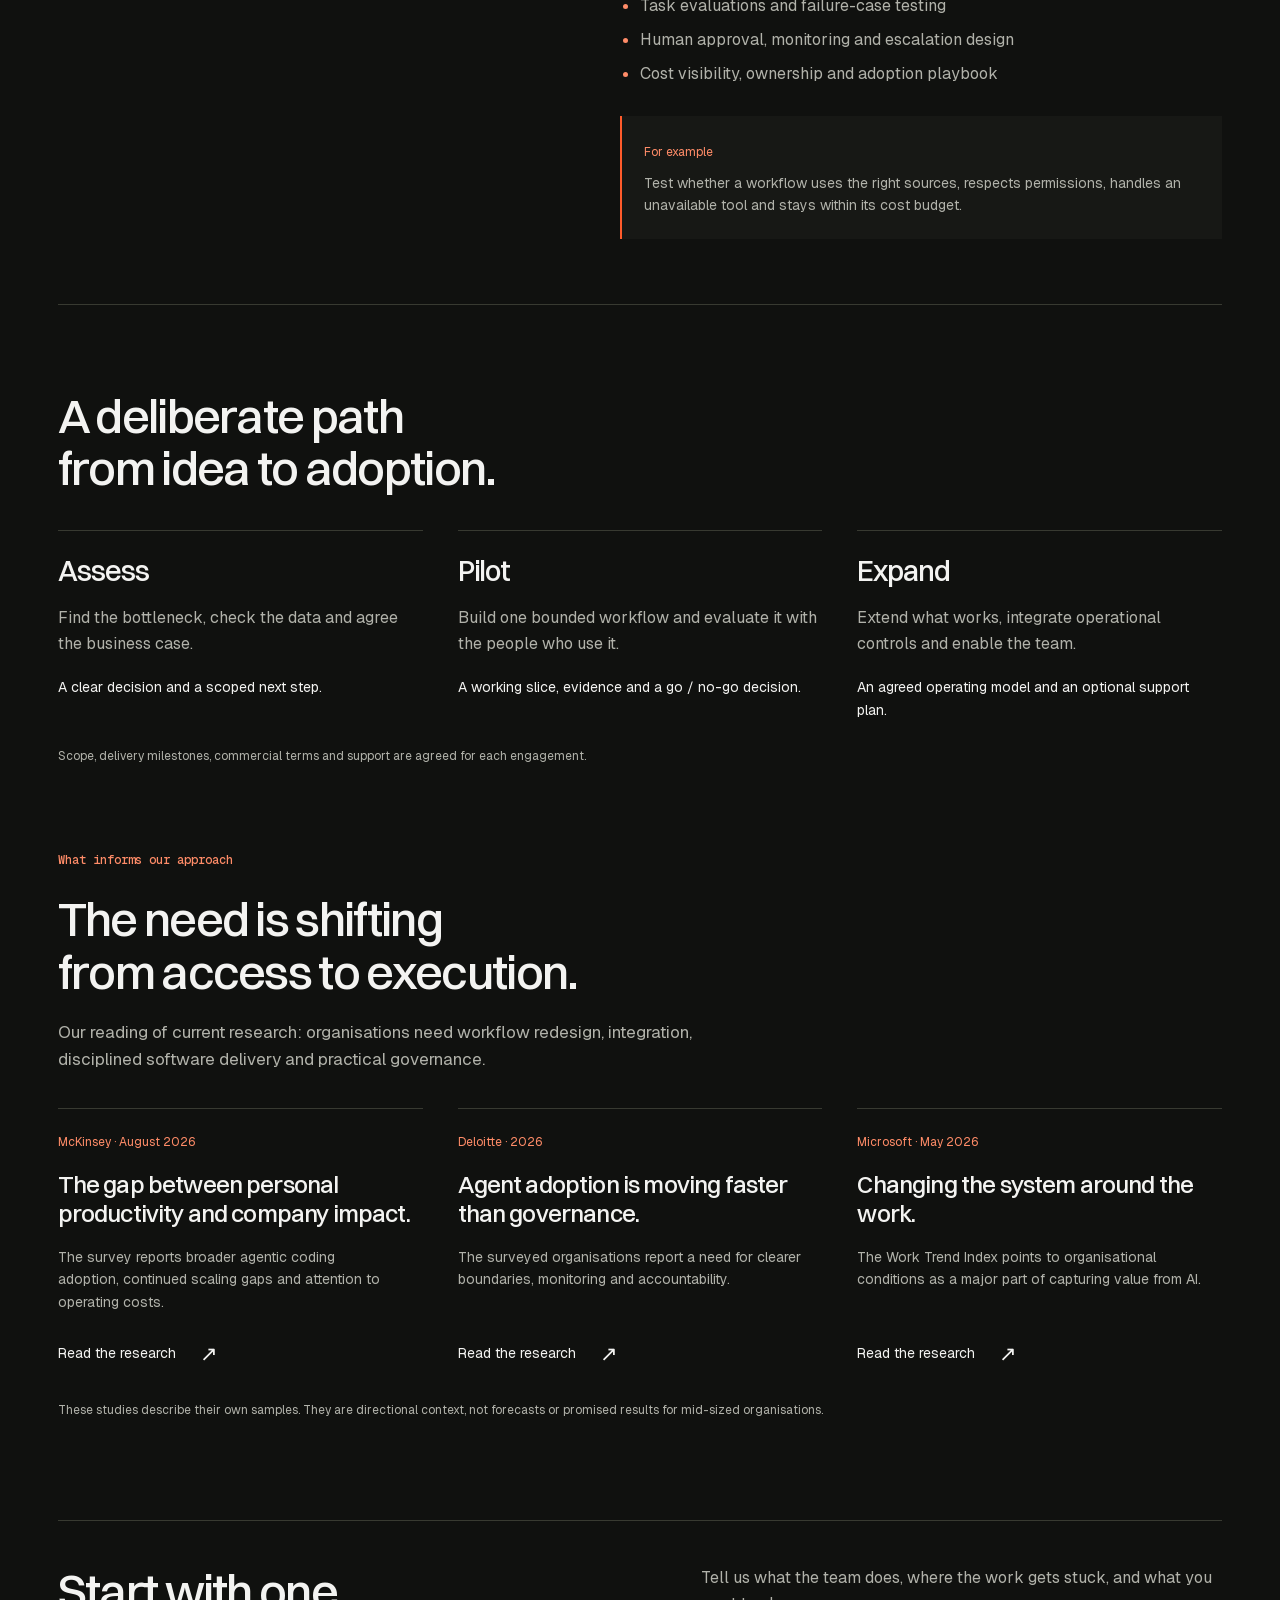
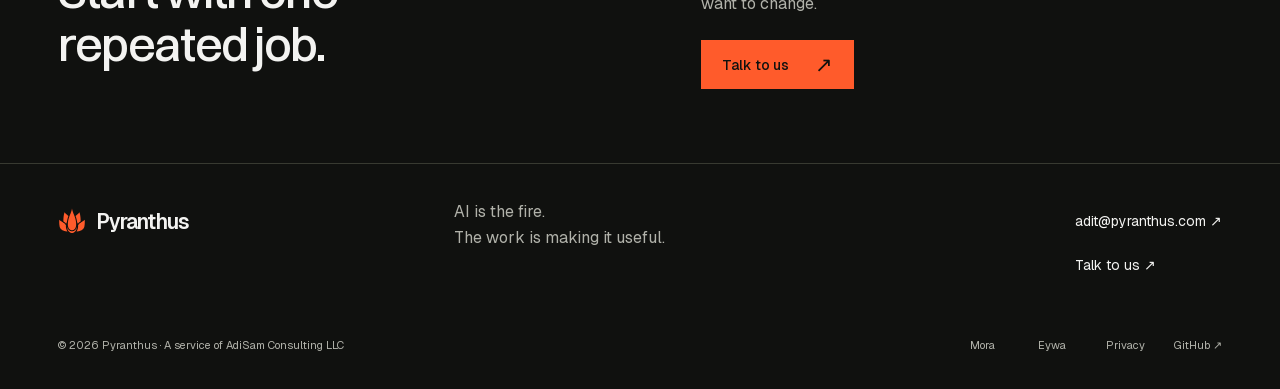
<file: practice/index.html>
<!DOCTYPE html><html lang="en" class="hL4kRG_variable wtcLsG_variable APw8lG_variable"><head><meta charSet="utf-8"/><meta name="viewport" content="width=device-width, initial-scale=1"/><link rel="preload" href="/_next/static/media/Switzer_500-s.p.3l_u-a-fiviai.woff2" as="font" crossorigin="" type="font/woff2"/><link rel="preload" href="/_next/static/media/geist_latin-s.p.3rd3ws2mg35i0.woff2" as="font" crossorigin="" type="font/woff2"/><link rel="preload" href="/_next/static/media/geist_mono_latin-s.p.3f30ggp2vw8zj.woff2" as="font" crossorigin="" type="font/woff2"/><link rel="preload" href="/pyranthus-P2-ember.svg" as="image"/><link rel="stylesheet" href="/_next/static/chunks/41qlxm-ccvlfj.css" data-precedence="next"/><link rel="stylesheet" href="/_next/static/chunks/17ht_4cuau84q.css" data-precedence="next"/><link rel="preload" as="script" fetchPriority="low" href="/_next/static/chunks/310vm2bl3xxpt.js"/><script src="/_next/static/chunks/1wnov70f88xjy.js" async=""></script><script src="/_next/static/chunks/34-s9nvef5sdp.js" async=""></script><script src="/_next/static/chunks/0c98xzjfks9hq.js" async=""></script><script src="/_next/static/chunks/turbopack-2u1d16houkiyo.js" async=""></script><script src="/_next/static/chunks/12iog7prox8u-.js" async=""></script><script src="/_next/static/chunks/43823cdczvysy.js" async=""></script><meta name="next-size-adjust" content=""/><meta name="theme-color" content="#10110f"/><title>Offerings | Pyranthus</title><meta name="description" content="Hands-on AI integration, business workflow agents, MCP and CLI integrations, software factories, and agent evaluation for mid-sized organisations."/><meta name="robots" content="noindex, nofollow"/><meta property="og:title" content="Pyranthus | AI tools for real work"/><meta property="og:description" content="Advisory. Engineering. Products. AI built around your business."/><meta property="og:type" content="website"/><meta name="twitter:card" content="summary"/><meta name="twitter:title" content="Pyranthus | AI tools for real work"/><meta name="twitter:description" content="Advisory. Engineering. Products. AI built around your business."/><link rel="icon" href="/icon.svg?icon.0gcv9bt5g5lt3.svg" sizes="any" type="image/svg+xml"/><script src="/_next/static/chunks/0cz1d0mv5g_q7.js" noModule=""></script></head><body><div hidden=""><!--$--><!--/$--></div><a class="skip" href="#main">Skip to content</a><header class="site-header"><div class="shell nav-wrap"><a class="brand" aria-label="Pyranthus home" href="/"><img src="/pyranthus-P2-ember.svg" alt="" width="30" height="30"/>Pyranthus</a><button class="menu-toggle" aria-expanded="false" aria-controls="primary-nav">Menu<span aria-hidden="true">+</span></button><nav id="primary-nav" aria-label="Main navigation" class="nav-links"><a href="/products/mora/">Mora</a><a href="/products/eywa/">Eywa</a><a aria-current="page" href="/practice/">Services</a><a href="/insights/">Insights</a><a class="nav-cta" href="/contact/">Talk to us <span aria-hidden="true">↗</span></a></nav></div></header><main id="main"><div class="page-intro shell"><p class="eyebrow">Offerings</p><h1>Hands-on AI integration.</h1><div class="intro-body"><p>We help mid-sized organisations connect existing tools, build focused agents and software, and evaluate the result with their team. You can come to us for a tailored build, or explore a standalone product first. We agree what fits; using our products is optional.</p></div></div><div class="shell offering-jump" aria-label="On this page"><a href="#advisory">Workflow advisory<span aria-hidden="true">↓</span></a><a href="#workflow-agents">Business workflow agents<span aria-hidden="true">↓</span></a><a href="#connected-systems">MCPs, CLIs &amp; connected systems<span aria-hidden="true">↓</span></a><a href="#software-factories">AI-assisted software delivery<span aria-hidden="true">↓</span></a><a href="#reliability">Evaluation, governance &amp; adoption<span aria-hidden="true">↓</span></a></div><div class="shell offering-details"><section class="offering-detail" id="advisory"><div class="offering-title"><span class="offer-index">0<!-- -->1</span><h2>Workflow advisory</h2><p>Choose the work worth changing.</p></div><div class="offering-body"><p class="large-body">Turn a broad AI ambition into a practical sequence of business changes. Start with the workflows, decisions and constraints that matter to your organisation.</p><p>Leaders who need an investment decision and a credible starting point.</p><h3>What we shape together</h3><ul class="deliverables"><li>Workflow and opportunity map</li><li>Build, buy and integration assessment</li><li>Business baseline, success measures and prioritised roadmap</li></ul><div class="example"><span>For example</span><p>Decide whether a recurring reconciliation problem needs a better process, an existing tool or a purpose-built agent.</p></div></div></section><section class="offering-detail" id="workflow-agents"><div class="offering-title"><span class="offer-index">0<!-- -->2</span><h2>Business workflow agents</h2><p>Move work across the handoffs.</p></div><div class="offering-body"><p class="large-body">Build agents around a defined job: gather context, prepare work, use tools and stop for the decisions that require a person. Keep calculations and business rules in inspectable code.</p><p>Operations, finance, sales and service teams working across disconnected systems.</p><h3>What we shape together</h3><ul class="deliverables"><li>A bounded workflow and working pilot</li><li>Source-grounded outputs and exception paths</li><li>Evaluation set, approval gates and operating handover</li></ul><div class="example"><span>For example</span><p>Prepare a customer brief, triage a service request or assemble evidence for an invoice exception.</p></div></div></section><section class="offering-detail" id="connected-systems"><div class="offering-title"><span class="offer-index">0<!-- -->3</span><h2>MCPs, CLIs &amp; connected systems</h2><p>Give agents the right tools.</p></div><div class="offering-body"><p class="large-body">Expose useful business capabilities through APIs, Model Context Protocol servers and command-line tools. Scope each action to its user, its data and its purpose.</p><p>Teams with valuable systems that agents cannot safely use yet.</p><h3>What we shape together</h3><ul class="deliverables"><li>Focused tool contracts and integration adapters</li><li>Authentication, scoped permissions and audit events</li><li>Retry behaviour, observability and integration documentation</li></ul><div class="example"><span>For example</span><p>Read permitted CRM records, prepare a ticket update and request approval before a write. MCP supplies the connection; the implementation supplies the controls.</p></div></div></section><section class="offering-detail" id="software-factories"><div class="offering-title"><span class="offer-index">0<!-- -->4</span><h2>AI-assisted software delivery</h2><p>Make delivery repeatable.</p></div><div class="offering-body"><p class="large-body">Create a disciplined path from specification to working software, using coding agents alongside engineers. Make acceptance, review and release part of the system.</p><p>Engineering teams building internal tools or modernising repeatable delivery work.</p><h3>What we shape together</h3><ul class="deliverables"><li>Repository and development-environment foundations</li><li>Agent-ready specifications, tests and review workflows</li><li>CI checks, controlled releases and team enablement</li></ul><div class="example"><span>For example</span><p>Take a well-defined internal application through implementation, browser checks, human review and a repeatable release.</p></div></div></section><section class="offering-detail" id="reliability"><div class="offering-title"><span class="offer-index">0<!-- -->5</span><h2>Evaluation, governance &amp; adoption</h2><p>Build the confidence to keep using it.</p></div><div class="offering-body"><p class="large-body">Define what an agent may do, how its work will be judged and who takes over when it fails. Bring the people responsible for the workflow into the design.</p><p>Teams moving from a promising demo toward operational use.</p><h3>What we shape together</h3><ul class="deliverables"><li>Task evaluations and failure-case testing</li><li>Human approval, monitoring and escalation design</li><li>Cost visibility, ownership and adoption playbook</li></ul><div class="example"><span>For example</span><p>Test whether a workflow uses the right sources, respects permissions, handles an unavailable tool and stays within its cost budget.</p></div></div></section></div><section class="section shell engagement"><h2>A deliberate path<br/>from idea to adoption.</h2><div class="engagement-grid"><article><h3>Assess</h3><p>Find the bottleneck, check the data and agree the business case.</p><strong>A clear decision and a scoped next step.</strong></article><article><h3>Pilot</h3><p>Build one bounded workflow and evaluate it with the people who use it.</p><strong>A working slice, evidence and a go / no-go decision.</strong></article><article><h3>Expand</h3><p>Extend what works, integrate operational controls and enable the team.</p><strong>An agreed operating model and an optional support plan.</strong></article></div><p class="small-note">Scope, delivery milestones, commercial terms and support are agreed for each engagement.</p></section><section class="section shell research"><p class="eyebrow">What informs our approach</p><h2>The need is shifting<br/>from access to execution.</h2><p class="section-lede">Our reading of current research: organisations need workflow redesign, integration, disciplined software delivery and practical governance.</p><div class="research-grid"><a href="https://www.mckinsey.com/capabilities/quantumblack/our-insights/the-state-of-ai" target="_blank" rel="noreferrer"><span>McKinsey · August 2026</span><h3>The gap between personal productivity and company impact.</h3><p>The survey reports broader agentic coding adoption, continued scaling gaps and attention to operating costs.</p><span class="text-link">Read the research <span aria-hidden="true" class="arrow">↗</span></span></a><a href="https://www.deloitte.com/global/en/insights/topics/emerging-technologies/ai-agents-scaling-faster.html" target="_blank" rel="noreferrer"><span>Deloitte · 2026</span><h3>Agent adoption is moving faster than governance.</h3><p>The surveyed organisations report a need for clearer boundaries, monitoring and accountability.</p><span class="text-link">Read the research <span aria-hidden="true" class="arrow">↗</span></span></a><a href="https://www.microsoft.com/en-us/worklab/work-trend-index/agents-human-agency-and-the-opportunity-for-every-organization" target="_blank" rel="noreferrer"><span>Microsoft · May 2026</span><h3>Changing the system around the work.</h3><p>The Work Trend Index points to organisational conditions as a major part of capturing value from AI.</p><span class="text-link">Read the research <span aria-hidden="true" class="arrow">↗</span></span></a></div><p class="small-note">These studies describe their own samples. They are directional context, not forecasts or promised results for mid-sized organisations.</p></section><section class="close-section shell"><h2>Start with one repeated job.</h2><div><p>Tell us what the team does, where the work gets stuck, and what you want to change.</p><a class="button primary" href="/contact/">Talk to us <span aria-hidden="true" class="arrow">↗</span></a></div></section></main><!--$--><!--/$--><footer class="site-footer"><div class="shell"><div class="footer-top"><a class="brand" href="/"><img src="/pyranthus-P2-ember.svg" width="28" height="28" alt=""/>Pyranthus</a><p>AI is the fire.<br/>The work is making it useful.</p><div><a href="mailto:adit@pyranthus.com">adit@pyranthus.com ↗</a><a href="/contact/">Talk to us ↗</a></div></div><div class="footer-bottom"><span>© <!-- -->2026<!-- --> Pyranthus · A service of AdiSam Consulting LLC</span><div><a href="/products/mora/">Mora</a><a href="/products/eywa/">Eywa</a><a href="/privacy/">Privacy</a><a href="https://github.com/pyranthus-hq" target="_blank" rel="noreferrer">GitHub ↗</a></div></div></div></footer><script id="_R_">(globalThis["TURBOPACK"] || (globalThis["TURBOPACK"] = [])).push({"otherChunks":["static/chunks/310vm2bl3xxpt.js","static/chunks/1wnov70f88xjy.js","static/chunks/34-s9nvef5sdp.js","static/chunks/0c98xzjfks9hq.js"],"runtimeModuleIds":[94553]});</script><script src="/_next/static/chunks/310vm2bl3xxpt.js" async=""></script><script>(self.__next_f=self.__next_f||[]).push([0])</script><script>self.__next_f.push([1,"1:\"$Sreact.fragment\"\n2:\"/_next/static/chunks/12iog7prox8u-.js\"\n3:I[36852,[\"$2\"],\"default\"]\n4:I[39756,[\"$2\"],\"default\"]\n5:I[37457,[\"$2\"],\"default\"]\n6:\"/_next/static/chunks/43823cdczvysy.js\"\n7:I[22016,[\"$2\",\"$6\"],\"\"]\n18:\"ViewportBoundary\"\n19:I[97367,[\"$2\"],\"$18\"]\n1b:\"MetadataBoundary\"\n1c:I[97367,[\"$2\"],\"$1b\"]\n1d:\"$Sreact.suspense\"\n1f:I[68027,[\"$2\"],\"default\",1]\n:HL[\"/_next/static/chunks/41qlxm-ccvlfj.css\",\"style\"]\n:HL[\"/_next/static/media/Switzer_500-s.p.3l_u-a-fiviai.woff2\",\"font\",{\"crossOrigin\":\"\",\"type\":\"font/woff2\"}]\n:HL[\"/_next/static/media/geist_latin-s.p.3rd3ws2mg35i0.woff2\",\"font\",{\"crossOrigin\":\"\",\"type\":\"font/woff2\"}]\n:HL[\"/_next/static/media/geist_mono_latin-s.p.3f30ggp2vw8zj.woff2\",\"font\",{\"crossOrigin\":\"\",\"type\":\"font/woff2\"}]\n:HL[\"/_next/static/chunks/17ht_4cuau84q.css\",\"style\"]\n:HL[\"/pyranthus-P2-ember.svg\",\"image\"]\n9:X\n"])</script><script>self.__next_f.push([1,"a:[[\"children\",{\"s\":\"__PAGE__\",\"h\":512,\"d\":{\"r\":[\"$\",\"$1\",\"c\",{\"children\":[[\"$\",\"main\",null,{\"id\":\"main\",\"children\":[[\"$\",\"div\",null,{\"className\":\"page-intro shell\",\"children\":[[\"$\",\"p\",null,{\"className\":\"eyebrow\",\"children\":\"Offerings\"}],[\"$\",\"h1\",null,{\"children\":\"Hands-on AI integration.\"}],[\"$\",\"div\",null,{\"className\":\"intro-body\",\"children\":[\"$\",\"p\",null,{\"children\":\"We help mid-sized organisations connect existing tools, build focused agents and software, and evaluate the result with their team. You can come to us for a tailored build, or explore a standalone product first. We agree what fits; using our products is optional.\"}]}]]}],[\"$\",\"div\",null,{\"className\":\"shell offering-jump\",\"aria-label\":\"On this page\",\"children\":[[\"$\",\"a\",\"advisory\",{\"href\":\"#advisory\",\"children\":[\"Workflow advisory\",[\"$\",\"span\",null,{\"aria-hidden\":\"true\",\"children\":\"↓\"}]]}],[\"$\",\"a\",\"workflow-agents\",{\"href\":\"#workflow-agents\",\"children\":[\"Business workflow agents\",[\"$\",\"span\",null,{\"aria-hidden\":\"true\",\"children\":\"↓\"}]]}],[\"$\",\"a\",\"connected-systems\",{\"href\":\"#connected-systems\",\"children\":[\"MCPs, CLIs \u0026 connected systems\",[\"$\",\"span\",null,{\"aria-hidden\":\"true\",\"children\":\"↓\"}]]}],[\"$\",\"a\",\"software-factories\",{\"href\":\"#software-factories\",\"children\":[\"AI-assisted software delivery\",[\"$\",\"span\",null,{\"aria-hidden\":\"true\",\"children\":\"↓\"}]]}],[\"$\",\"a\",\"reliability\",{\"href\":\"#reliability\",\"children\":[\"Evaluation, governance \u0026 adoption\",[\"$\",\"span\",null,{\"aria-hidden\":\"true\",\"children\":\"↓\"}]]}]]}],[\"$\",\"div\",null,{\"className\":\"shell offering-details\",\"children\":[[\"$\",\"section\",\"advisory\",{\"className\":\"offering-detail\",\"id\":\"advisory\",\"children\":[[\"$\",\"div\",null,{\"className\":\"offering-title\",\"children\":[[\"$\",\"span\",null,{\"className\":\"offer-index\",\"children\":[\"0\",1]}],[\"$\",\"h2\",null,{\"children\":\"Workflow advisory\"}],[\"$\",\"p\",null,{\"children\":\"Choose the work worth changing.\"}]]}],[\"$\",\"div\",null,{\"className\":\"offering-body\",\"children\":[[\"$\",\"p\",null,{\"className\":\"large-body\",\"children\":\"Turn a broad AI ambition into a practical sequence of business changes. Start with the workflows, decisions and constraints that matter to your organisation.\"}],[\"$\",\"p\",null,{\"children\":\"Leaders who need an investment decision and a credible starting point.\"}],\"$Lb\",\"$Lc\",\"$Ld\"]}]]}],\"$Le\",\"$Lf\",\"$L10\",\"$L11\"]}],\"$L12\",\"$L13\",\"$L14\"]}],[\"$L15\",\"$L16\"],\"$L17\"]}],\"p\":false,\"v\":null}}]]\n"])</script><script>self.__next_f.push([1,"8:[[\"children\",{\"s\":\"practice\",\"h\":512,\"d\":{\"r\":[\"$\",\"$1\",\"c\",{\"children\":[null,[\"$\",\"$L4\",null,{\"parallelRouterKey\":\"children\",\"error\":\"$undefined\",\"errorStyles\":\"$undefined\",\"errorScripts\":\"$undefined\",\"template\":[\"$\",\"$L5\",null,{}],\"templateStyles\":\"$undefined\",\"templateScripts\":\"$undefined\",\"notFound\":\"$undefined\",\"forbidden\":\"$undefined\",\"unauthorized\":\"$undefined\"}]]}],\"p\":false,\"v\":\"$9\"},\"c\":\"$Qa\"}]]\n"])</script><script>self.__next_f.push([1,"0:{\"P\":null,\"c\":[\"\",\"practice\",\"\"],\"q\":\"\",\"i\":false,\"t\":{\"t\":{\"s\":\"\",\"h\":528,\"d\":{\"r\":[\"$\",\"$1\",\"c\",{\"children\":[[[\"$\",\"link\",\"0\",{\"rel\":\"stylesheet\",\"href\":\"/_next/static/chunks/41qlxm-ccvlfj.css\",\"precedence\":\"next\",\"crossOrigin\":\"$undefined\",\"nonce\":\"$undefined\"}],[\"$\",\"script\",\"script-0\",{\"src\":\"/_next/static/chunks/12iog7prox8u-.js\",\"async\":true,\"nonce\":\"$undefined\"}]],[\"$\",\"html\",null,{\"lang\":\"en\",\"className\":\"hL4kRG_variable wtcLsG_variable APw8lG_variable\",\"children\":[\"$\",\"body\",null,{\"children\":[[\"$\",\"a\",null,{\"className\":\"skip\",\"href\":\"#main\",\"children\":\"Skip to content\"}],[\"$\",\"$L3\",null,{}],[\"$\",\"$L4\",null,{\"parallelRouterKey\":\"children\",\"error\":\"$undefined\",\"errorStyles\":\"$undefined\",\"errorScripts\":\"$undefined\",\"template\":[\"$\",\"$L5\",null,{}],\"templateStyles\":\"$undefined\",\"templateScripts\":\"$undefined\",\"notFound\":[[\"$\",\"main\",null,{\"id\":\"main\",\"className\":\"shell page-intro\",\"children\":[[\"$\",\"p\",null,{\"className\":\"eyebrow\",\"children\":\"Page not found\"}],[\"$\",\"h1\",null,{\"children\":[\"Let’s get you\",[\"$\",\"br\",null,{}],\"back to the work.\"]}],[\"$\",\"p\",null,{\"className\":\"intro-body\",\"children\":\"This address doesn’t have a page.\"}],[\"$\",\"$L7\",null,{\"className\":\"button primary\",\"href\":\"/\",\"children\":\"Pyranthus home ↗\"}]]}],[]],\"forbidden\":\"$undefined\",\"unauthorized\":\"$undefined\"}],[\"$\",\"footer\",null,{\"className\":\"site-footer\",\"children\":[\"$\",\"div\",null,{\"className\":\"shell\",\"children\":[[\"$\",\"div\",null,{\"className\":\"footer-top\",\"children\":[[\"$\",\"$L7\",null,{\"className\":\"brand\",\"href\":\"/\",\"children\":[[\"$\",\"img\",null,{\"src\":\"/pyranthus-P2-ember.svg\",\"width\":\"28\",\"height\":\"28\",\"alt\":\"\"}],\"Pyranthus\"]}],[\"$\",\"p\",null,{\"children\":[\"AI is the fire.\",[\"$\",\"br\",null,{}],\"The work is making it useful.\"]}],[\"$\",\"div\",null,{\"children\":[[\"$\",\"a\",null,{\"href\":\"mailto:adit@pyranthus.com\",\"children\":\"adit@pyranthus.com ↗\"}],[\"$\",\"$L7\",null,{\"href\":\"/contact/\",\"children\":\"Talk to us ↗\"}]]}]]}],[\"$\",\"div\",null,{\"className\":\"footer-bottom\",\"children\":[[\"$\",\"span\",null,{\"children\":[\"© \",2026,\" Pyranthus · A service of AdiSam Consulting LLC\"]}],[\"$\",\"div\",null,{\"children\":[[\"$\",\"$L7\",null,{\"href\":\"/products/mora/\",\"children\":\"Mora\"}],[\"$\",\"$L7\",null,{\"href\":\"/products/eywa/\",\"children\":\"Eywa\"}],[\"$\",\"$L7\",null,{\"href\":\"/privacy/\",\"children\":\"Privacy\"}],[\"$\",\"a\",null,{\"href\":\"https://github.com/pyranthus-hq\",\"target\":\"_blank\",\"rel\":\"noreferrer\",\"children\":\"GitHub ↗\"}]]}]]}]]}]}]]}]}]]}],\"p\":false,\"v\":null},\"c\":\"$Q8\"},\"h\":{\"r\":[\"$\",\"$1\",\"h\",{\"children\":[null,[\"$\",\"$L19\",null,{\"children\":\"$L1a\"}],[\"$\",\"$L1c\",null,{\"children\":[[\"$\",\"div\",null,{\"hidden\":true,\"children\":[\"$\",\"$1d\",null,{\"name\":\"Next.Metadata\",\"children\":\"$L1e\"}]}],null]}],[\"$\",\"meta\",null,{\"name\":\"next-size-adjust\",\"content\":\"\"}]]}],\"p\":false,\"v\":null}},\"m\":\"$undefined\",\"G\":[\"$1f\",[[\"$\",\"link\",\"0\",{\"rel\":\"stylesheet\",\"href\":\"/_next/static/chunks/41qlxm-ccvlfj.css\",\"precedence\":\"next\",\"crossOrigin\":\"$undefined\",\"nonce\":\"$undefined\"}]]],\"S\":true,\"r\":\"$undefined\",\"s\":\"$undefined\",\"a\":\"$undefined\",\"l\":\"$undefined\",\"p\":\"$undefined\",\"d\":\"$undefined\",\"b\":\"9vuDhtbtjvVZ7oF1GINYZ\"}\n"])</script><script>self.__next_f.push([1,"20:I[97367,[\"$2\"],\"OutletBoundary\"]\n9:C\nb:[\"$\",\"h3\",null,{\"children\":\"What we shape together\"}]\nc:[\"$\",\"ul\",null,{\"className\":\"deliverables\",\"children\":[[\"$\",\"li\",\"Workflow and opportunity map\",{\"children\":\"Workflow and opportunity map\"}],[\"$\",\"li\",\"Build, buy and integration assessment\",{\"children\":\"Build, buy and integration assessment\"}],[\"$\",\"li\",\"Business baseline, success measures and prioritised roadmap\",{\"children\":\"Business baseline, success measures and prioritised roadmap\"}]]}]\nd:[\"$\",\"div\",null,{\"className\":\"example\",\"children\":[[\"$\",\"span\",null,{\"children\":\"For example\"}],[\"$\",\"p\",null,{\"children\":\"Decide whether a recurring reconciliation problem needs a better process, an existing tool or a purpose-built agent.\"}]]}]\n"])</script><script>self.__next_f.push([1,"e:[\"$\",\"section\",\"workflow-agents\",{\"className\":\"offering-detail\",\"id\":\"workflow-agents\",\"children\":[[\"$\",\"div\",null,{\"className\":\"offering-title\",\"children\":[[\"$\",\"span\",null,{\"className\":\"offer-index\",\"children\":[\"0\",2]}],[\"$\",\"h2\",null,{\"children\":\"Business workflow agents\"}],[\"$\",\"p\",null,{\"children\":\"Move work across the handoffs.\"}]]}],[\"$\",\"div\",null,{\"className\":\"offering-body\",\"children\":[[\"$\",\"p\",null,{\"className\":\"large-body\",\"children\":\"Build agents around a defined job: gather context, prepare work, use tools and stop for the decisions that require a person. Keep calculations and business rules in inspectable code.\"}],[\"$\",\"p\",null,{\"children\":\"Operations, finance, sales and service teams working across disconnected systems.\"}],[\"$\",\"h3\",null,{\"children\":\"What we shape together\"}],[\"$\",\"ul\",null,{\"className\":\"deliverables\",\"children\":[[\"$\",\"li\",\"A bounded workflow and working pilot\",{\"children\":\"A bounded workflow and working pilot\"}],[\"$\",\"li\",\"Source-grounded outputs and exception paths\",{\"children\":\"Source-grounded outputs and exception paths\"}],[\"$\",\"li\",\"Evaluation set, approval gates and operating handover\",{\"children\":\"Evaluation set, approval gates and operating handover\"}]]}],[\"$\",\"div\",null,{\"className\":\"example\",\"children\":[[\"$\",\"span\",null,{\"children\":\"For example\"}],[\"$\",\"p\",null,{\"children\":\"Prepare a customer brief, triage a service request or assemble evidence for an invoice exception.\"}]]}]]}]]}]\n"])</script><script>self.__next_f.push([1,"f:[\"$\",\"section\",\"connected-systems\",{\"className\":\"offering-detail\",\"id\":\"connected-systems\",\"children\":[[\"$\",\"div\",null,{\"className\":\"offering-title\",\"children\":[[\"$\",\"span\",null,{\"className\":\"offer-index\",\"children\":[\"0\",3]}],[\"$\",\"h2\",null,{\"children\":\"MCPs, CLIs \u0026 connected systems\"}],[\"$\",\"p\",null,{\"children\":\"Give agents the right tools.\"}]]}],[\"$\",\"div\",null,{\"className\":\"offering-body\",\"children\":[[\"$\",\"p\",null,{\"className\":\"large-body\",\"children\":\"Expose useful business capabilities through APIs, Model Context Protocol servers and command-line tools. Scope each action to its user, its data and its purpose.\"}],[\"$\",\"p\",null,{\"children\":\"Teams with valuable systems that agents cannot safely use yet.\"}],[\"$\",\"h3\",null,{\"children\":\"What we shape together\"}],[\"$\",\"ul\",null,{\"className\":\"deliverables\",\"children\":[[\"$\",\"li\",\"Focused tool contracts and integration adapters\",{\"children\":\"Focused tool contracts and integration adapters\"}],[\"$\",\"li\",\"Authentication, scoped permissions and audit events\",{\"children\":\"Authentication, scoped permissions and audit events\"}],[\"$\",\"li\",\"Retry behaviour, observability and integration documentation\",{\"children\":\"Retry behaviour, observability and integration documentation\"}]]}],[\"$\",\"div\",null,{\"className\":\"example\",\"children\":[[\"$\",\"span\",null,{\"children\":\"For example\"}],[\"$\",\"p\",null,{\"children\":\"Read permitted CRM records, prepare a ticket update and request approval before a write. MCP supplies the connection; the implementation supplies the controls.\"}]]}]]}]]}]\n"])</script><script>self.__next_f.push([1,"10:[\"$\",\"section\",\"software-factories\",{\"className\":\"offering-detail\",\"id\":\"software-factories\",\"children\":[[\"$\",\"div\",null,{\"className\":\"offering-title\",\"children\":[[\"$\",\"span\",null,{\"className\":\"offer-index\",\"children\":[\"0\",4]}],[\"$\",\"h2\",null,{\"children\":\"AI-assisted software delivery\"}],[\"$\",\"p\",null,{\"children\":\"Make delivery repeatable.\"}]]}],[\"$\",\"div\",null,{\"className\":\"offering-body\",\"children\":[[\"$\",\"p\",null,{\"className\":\"large-body\",\"children\":\"Create a disciplined path from specification to working software, using coding agents alongside engineers. Make acceptance, review and release part of the system.\"}],[\"$\",\"p\",null,{\"children\":\"Engineering teams building internal tools or modernising repeatable delivery work.\"}],[\"$\",\"h3\",null,{\"children\":\"What we shape together\"}],[\"$\",\"ul\",null,{\"className\":\"deliverables\",\"children\":[[\"$\",\"li\",\"Repository and development-environment foundations\",{\"children\":\"Repository and development-environment foundations\"}],[\"$\",\"li\",\"Agent-ready specifications, tests and review workflows\",{\"children\":\"Agent-ready specifications, tests and review workflows\"}],[\"$\",\"li\",\"CI checks, controlled releases and team enablement\",{\"children\":\"CI checks, controlled releases and team enablement\"}]]}],[\"$\",\"div\",null,{\"className\":\"example\",\"children\":[[\"$\",\"span\",null,{\"children\":\"For example\"}],[\"$\",\"p\",null,{\"children\":\"Take a well-defined internal application through implementation, browser checks, human review and a repeatable release.\"}]]}]]}]]}]\n"])</script><script>self.__next_f.push([1,"11:[\"$\",\"section\",\"reliability\",{\"className\":\"offering-detail\",\"id\":\"reliability\",\"children\":[[\"$\",\"div\",null,{\"className\":\"offering-title\",\"children\":[[\"$\",\"span\",null,{\"className\":\"offer-index\",\"children\":[\"0\",5]}],[\"$\",\"h2\",null,{\"children\":\"Evaluation, governance \u0026 adoption\"}],[\"$\",\"p\",null,{\"children\":\"Build the confidence to keep using it.\"}]]}],[\"$\",\"div\",null,{\"className\":\"offering-body\",\"children\":[[\"$\",\"p\",null,{\"className\":\"large-body\",\"children\":\"Define what an agent may do, how its work will be judged and who takes over when it fails. Bring the people responsible for the workflow into the design.\"}],[\"$\",\"p\",null,{\"children\":\"Teams moving from a promising demo toward operational use.\"}],[\"$\",\"h3\",null,{\"children\":\"What we shape together\"}],[\"$\",\"ul\",null,{\"className\":\"deliverables\",\"children\":[[\"$\",\"li\",\"Task evaluations and failure-case testing\",{\"children\":\"Task evaluations and failure-case testing\"}],[\"$\",\"li\",\"Human approval, monitoring and escalation design\",{\"children\":\"Human approval, monitoring and escalation design\"}],[\"$\",\"li\",\"Cost visibility, ownership and adoption playbook\",{\"children\":\"Cost visibility, ownership and adoption playbook\"}]]}],[\"$\",\"div\",null,{\"className\":\"example\",\"children\":[[\"$\",\"span\",null,{\"children\":\"For example\"}],[\"$\",\"p\",null,{\"children\":\"Test whether a workflow uses the right sources, respects permissions, handles an unavailable tool and stays within its cost budget.\"}]]}]]}]]}]\n"])</script><script>self.__next_f.push([1,"12:[\"$\",\"section\",null,{\"className\":\"section shell engagement\",\"children\":[[\"$\",\"h2\",null,{\"children\":[\"A deliberate path\",[\"$\",\"br\",null,{}],\"from idea to adoption.\"]}],[\"$\",\"div\",null,{\"className\":\"engagement-grid\",\"children\":[[\"$\",\"article\",\"Assess\",{\"children\":[[\"$\",\"h3\",null,{\"children\":\"Assess\"}],[\"$\",\"p\",null,{\"children\":\"Find the bottleneck, check the data and agree the business case.\"}],[\"$\",\"strong\",null,{\"children\":\"A clear decision and a scoped next step.\"}]]}],[\"$\",\"article\",\"Pilot\",{\"children\":[[\"$\",\"h3\",null,{\"children\":\"Pilot\"}],[\"$\",\"p\",null,{\"children\":\"Build one bounded workflow and evaluate it with the people who use it.\"}],[\"$\",\"strong\",null,{\"children\":\"A working slice, evidence and a go / no-go decision.\"}]]}],[\"$\",\"article\",\"Expand\",{\"children\":[[\"$\",\"h3\",null,{\"children\":\"Expand\"}],[\"$\",\"p\",null,{\"children\":\"Extend what works, integrate operational controls and enable the team.\"}],[\"$\",\"strong\",null,{\"children\":\"An agreed operating model and an optional support plan.\"}]]}]]}],[\"$\",\"p\",null,{\"className\":\"small-note\",\"children\":\"Scope, delivery milestones, commercial terms and support are agreed for each engagement.\"}]]}]\n"])</script><script>self.__next_f.push([1,"13:[\"$\",\"section\",null,{\"className\":\"section shell research\",\"children\":[[\"$\",\"p\",null,{\"className\":\"eyebrow\",\"children\":\"What informs our approach\"}],[\"$\",\"h2\",null,{\"children\":[\"The need is shifting\",[\"$\",\"br\",null,{}],\"from access to execution.\"]}],[\"$\",\"p\",null,{\"className\":\"section-lede\",\"children\":\"Our reading of current research: organisations need workflow redesign, integration, disciplined software delivery and practical governance.\"}],[\"$\",\"div\",null,{\"className\":\"research-grid\",\"children\":[[\"$\",\"a\",null,{\"href\":\"https://www.mckinsey.com/capabilities/quantumblack/our-insights/the-state-of-ai\",\"target\":\"_blank\",\"rel\":\"noreferrer\",\"children\":[[\"$\",\"span\",null,{\"children\":\"McKinsey · August 2026\"}],[\"$\",\"h3\",null,{\"children\":\"The gap between personal productivity and company impact.\"}],[\"$\",\"p\",null,{\"children\":\"The survey reports broader agentic coding adoption, continued scaling gaps and attention to operating costs.\"}],[\"$\",\"span\",null,{\"className\":\"text-link\",\"children\":[\"Read the research \",[\"$\",\"span\",null,{\"aria-hidden\":\"true\",\"className\":\"arrow\",\"children\":\"↗\"}]]}]]}],[\"$\",\"a\",null,{\"href\":\"https://www.deloitte.com/global/en/insights/topics/emerging-technologies/ai-agents-scaling-faster.html\",\"target\":\"_blank\",\"rel\":\"noreferrer\",\"children\":[[\"$\",\"span\",null,{\"children\":\"Deloitte · 2026\"}],[\"$\",\"h3\",null,{\"children\":\"Agent adoption is moving faster than governance.\"}],[\"$\",\"p\",null,{\"children\":\"The surveyed organisations report a need for clearer boundaries, monitoring and accountability.\"}],[\"$\",\"span\",null,{\"className\":\"text-link\",\"children\":[\"Read the research \",[\"$\",\"span\",null,{\"aria-hidden\":\"true\",\"className\":\"arrow\",\"children\":\"↗\"}]]}]]}],[\"$\",\"a\",null,{\"href\":\"https://www.microsoft.com/en-us/worklab/work-trend-index/agents-human-agency-and-the-opportunity-for-every-organization\",\"target\":\"_blank\",\"rel\":\"noreferrer\",\"children\":[[\"$\",\"span\",null,{\"children\":\"Microsoft · May 2026\"}],[\"$\",\"h3\",null,{\"children\":\"Changing the system around the work.\"}],[\"$\",\"p\",null,{\"children\":\"The Work Trend Index points to organisational conditions as a major part of capturing value from AI.\"}],[\"$\",\"span\",null,{\"className\":\"text-link\",\"children\":[\"Read the research \",[\"$\",\"span\",null,{\"aria-hidden\":\"true\",\"className\":\"arrow\",\"children\":\"↗\"}]]}]]}]]}],[\"$\",\"p\",null,{\"className\":\"small-note\",\"children\":\"These studies describe their own samples. They are directional context, not forecasts or promised results for mid-sized organisations.\"}]]}]\n"])</script><script>self.__next_f.push([1,"14:[\"$\",\"section\",null,{\"className\":\"close-section shell\",\"children\":[[\"$\",\"h2\",null,{\"children\":\"Start with one repeated job.\"}],[\"$\",\"div\",null,{\"children\":[[\"$\",\"p\",null,{\"children\":\"Tell us what the team does, where the work gets stuck, and what you want to change.\"}],[\"$\",\"$L7\",null,{\"className\":\"button primary\",\"href\":\"/contact/\",\"children\":[\"Talk to us \",[\"$\",\"span\",null,{\"aria-hidden\":\"true\",\"className\":\"arrow\",\"children\":\"↗\"}]]}]]}]]}]\n15:[\"$\",\"link\",\"0\",{\"rel\":\"stylesheet\",\"href\":\"/_next/static/chunks/17ht_4cuau84q.css\",\"precedence\":\"next\",\"crossOrigin\":\"$undefined\",\"nonce\":\"$undefined\"}]\n16:[\"$\",\"script\",\"script-0\",{\"src\":\"/_next/static/chunks/43823cdczvysy.js\",\"async\":true,\"nonce\":\"$undefined\"}]\n17:[\"$\",\"$L20\",null,{\"children\":[\"$\",\"$1d\",null,{\"name\":\"Next.MetadataOutlet\",\"children\":\"$@21\"}]}]\n"])</script><script>self.__next_f.push([1,"1a:[[\"$\",\"meta\",\"0\",{\"charSet\":\"utf-8\"}],[\"$\",\"meta\",\"1\",{\"name\":\"viewport\",\"content\":\"width=device-width, initial-scale=1\"}],[\"$\",\"meta\",\"2\",{\"name\":\"theme-color\",\"content\":\"#10110f\"}]]\n"])</script><script>self.__next_f.push([1,"22:I[27201,[\"$2\"],\"IconMark\"]\n1e:[[\"$\",\"title\",\"0\",{\"children\":\"Offerings | Pyranthus\"}],[\"$\",\"meta\",\"1\",{\"name\":\"description\",\"content\":\"Hands-on AI integration, business workflow agents, MCP and CLI integrations, software factories, and agent evaluation for mid-sized organisations.\"}],[\"$\",\"meta\",\"2\",{\"name\":\"robots\",\"content\":\"noindex, nofollow\"}],[\"$\",\"meta\",\"3\",{\"property\":\"og:title\",\"content\":\"Pyranthus | AI tools for real work\"}],[\"$\",\"meta\",\"4\",{\"property\":\"og:description\",\"content\":\"Advisory. Engineering. Products. AI built around your business.\"}],[\"$\",\"meta\",\"5\",{\"property\":\"og:type\",\"content\":\"website\"}],[\"$\",\"meta\",\"6\",{\"name\":\"twitter:card\",\"content\":\"summary\"}],[\"$\",\"meta\",\"7\",{\"name\":\"twitter:title\",\"content\":\"Pyranthus | AI tools for real work\"}],[\"$\",\"meta\",\"8\",{\"name\":\"twitter:description\",\"content\":\"Advisory. Engineering. Products. AI built around your business.\"}],[\"$\",\"link\",\"9\",{\"rel\":\"icon\",\"href\":\"/icon.svg?icon.0gcv9bt5g5lt3.svg\",\"sizes\":\"any\",\"type\":\"image/svg+xml\"}],[\"$\",\"$L22\",\"10\",{}]]\n21:null\n"])</script></body></html>
</file>
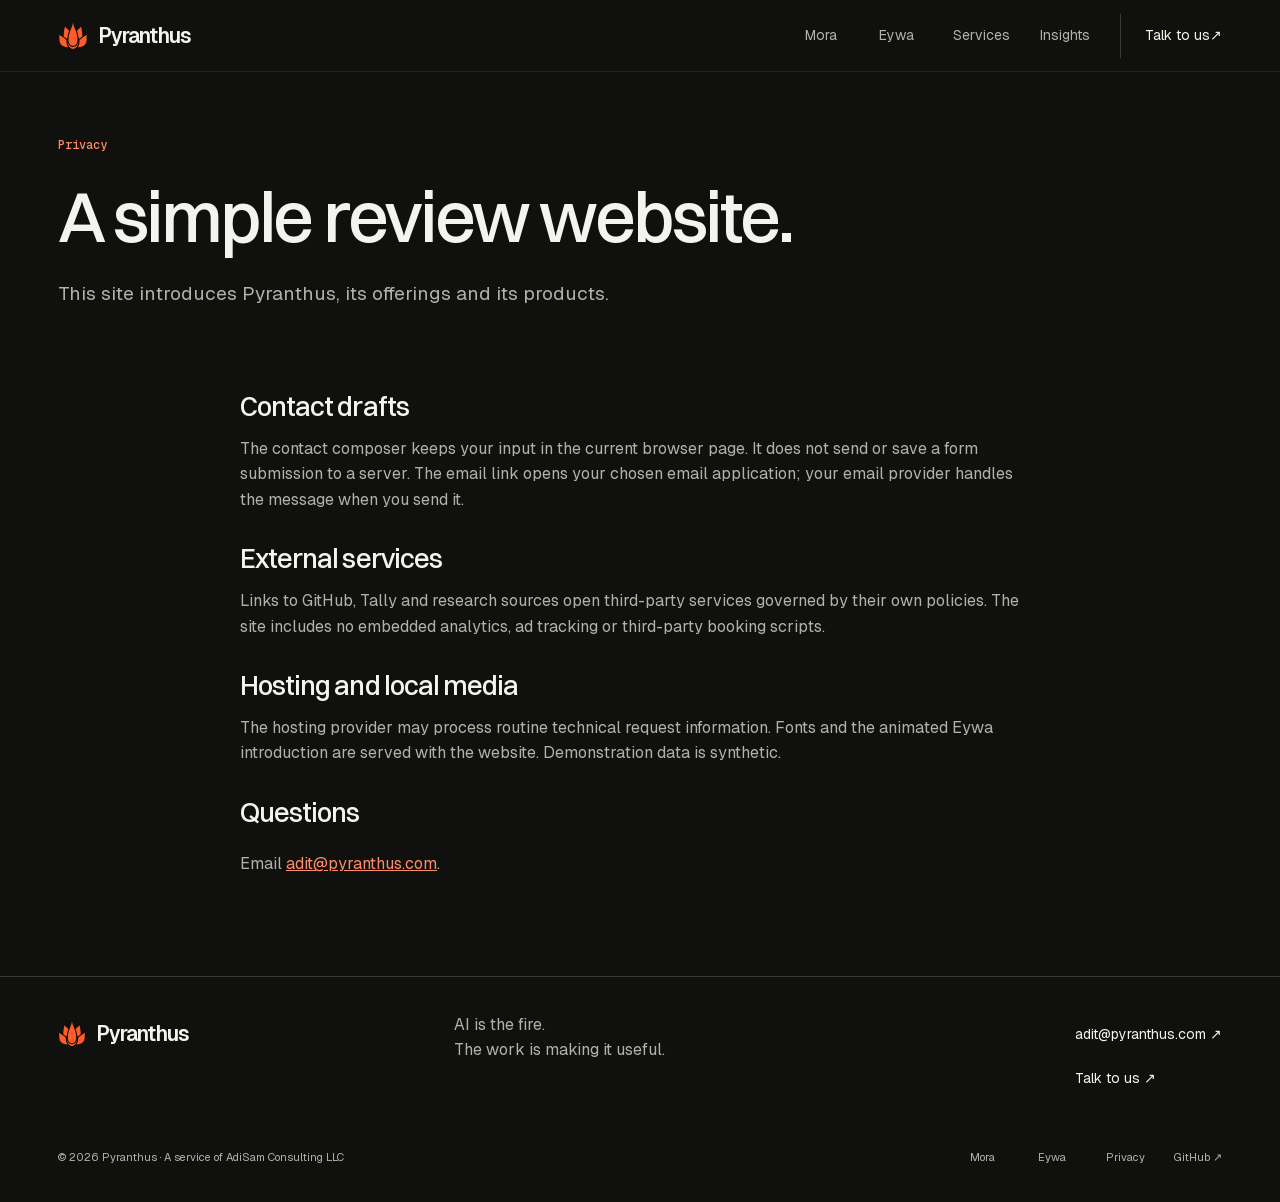
<file: privacy/index.html>
<!DOCTYPE html><html lang="en" class="hL4kRG_variable wtcLsG_variable APw8lG_variable"><head><meta charSet="utf-8"/><meta name="viewport" content="width=device-width, initial-scale=1"/><link rel="preload" href="/_next/static/media/Switzer_500-s.p.3l_u-a-fiviai.woff2" as="font" crossorigin="" type="font/woff2"/><link rel="preload" href="/_next/static/media/geist_latin-s.p.3rd3ws2mg35i0.woff2" as="font" crossorigin="" type="font/woff2"/><link rel="preload" href="/_next/static/media/geist_mono_latin-s.p.3f30ggp2vw8zj.woff2" as="font" crossorigin="" type="font/woff2"/><link rel="preload" href="/pyranthus-P2-ember.svg" as="image"/><link rel="stylesheet" href="/_next/static/chunks/41qlxm-ccvlfj.css" data-precedence="next"/><link rel="stylesheet" href="/_next/static/chunks/17ht_4cuau84q.css" data-precedence="next"/><link rel="preload" as="script" fetchPriority="low" href="/_next/static/chunks/310vm2bl3xxpt.js"/><script src="/_next/static/chunks/1wnov70f88xjy.js" async=""></script><script src="/_next/static/chunks/34-s9nvef5sdp.js" async=""></script><script src="/_next/static/chunks/0c98xzjfks9hq.js" async=""></script><script src="/_next/static/chunks/turbopack-2u1d16houkiyo.js" async=""></script><script src="/_next/static/chunks/12iog7prox8u-.js" async=""></script><script src="/_next/static/chunks/43823cdczvysy.js" async=""></script><meta name="next-size-adjust" content=""/><meta name="theme-color" content="#10110f"/><title>Privacy | Pyranthus</title><meta name="description" content="AI products to use on their own where available, and hands-on advisory and engineering to build around your business."/><meta name="robots" content="noindex, nofollow"/><meta property="og:title" content="Pyranthus | AI tools for real work"/><meta property="og:description" content="Advisory. Engineering. Products. AI built around your business."/><meta property="og:type" content="website"/><meta name="twitter:card" content="summary"/><meta name="twitter:title" content="Pyranthus | AI tools for real work"/><meta name="twitter:description" content="Advisory. Engineering. Products. AI built around your business."/><link rel="icon" href="/icon.svg?icon.0gcv9bt5g5lt3.svg" sizes="any" type="image/svg+xml"/><script src="/_next/static/chunks/0cz1d0mv5g_q7.js" noModule=""></script></head><body><div hidden=""><!--$--><!--/$--></div><a class="skip" href="#main">Skip to content</a><header class="site-header"><div class="shell nav-wrap"><a class="brand" aria-label="Pyranthus home" href="/"><img src="/pyranthus-P2-ember.svg" alt="" width="30" height="30"/>Pyranthus</a><button class="menu-toggle" aria-expanded="false" aria-controls="primary-nav">Menu<span aria-hidden="true">+</span></button><nav id="primary-nav" aria-label="Main navigation" class="nav-links"><a href="/products/mora/">Mora</a><a href="/products/eywa/">Eywa</a><a href="/practice/">Services</a><a href="/insights/">Insights</a><a class="nav-cta" href="/contact/">Talk to us <span aria-hidden="true">↗</span></a></nav></div></header><main id="main"><div class="page-intro shell"><p class="eyebrow">Privacy</p><h1>A simple review website.</h1><div class="intro-body"><p>This site introduces Pyranthus, its offerings and its products.</p></div></div><article class="shell prose section"><h2>Contact drafts</h2><p>The contact composer keeps your input in the current browser page. It does not send or save a form submission to a server. The email link opens your chosen email application; your email provider handles the message when you send it.</p><h2>External services</h2><p>Links to GitHub, Tally and research sources open third-party services governed by their own policies. The site includes no embedded analytics, ad tracking or third-party booking scripts.</p><h2>Hosting and local media</h2><p>The hosting provider may process routine technical request information. Fonts and the animated Eywa introduction are served with the website. Demonstration data is synthetic.</p><h2>Questions</h2><p>Email <a href="mailto:adit@pyranthus.com">adit@pyranthus.com</a>.</p></article></main><!--$--><!--/$--><footer class="site-footer"><div class="shell"><div class="footer-top"><a class="brand" href="/"><img src="/pyranthus-P2-ember.svg" width="28" height="28" alt=""/>Pyranthus</a><p>AI is the fire.<br/>The work is making it useful.</p><div><a href="mailto:adit@pyranthus.com">adit@pyranthus.com ↗</a><a href="/contact/">Talk to us ↗</a></div></div><div class="footer-bottom"><span>© <!-- -->2026<!-- --> Pyranthus · A service of AdiSam Consulting LLC</span><div><a href="/products/mora/">Mora</a><a href="/products/eywa/">Eywa</a><a href="/privacy/">Privacy</a><a href="https://github.com/pyranthus-hq" target="_blank" rel="noreferrer">GitHub ↗</a></div></div></div></footer><script id="_R_">(globalThis["TURBOPACK"] || (globalThis["TURBOPACK"] = [])).push({"otherChunks":["static/chunks/310vm2bl3xxpt.js","static/chunks/1wnov70f88xjy.js","static/chunks/34-s9nvef5sdp.js","static/chunks/0c98xzjfks9hq.js"],"runtimeModuleIds":[94553]});</script><script src="/_next/static/chunks/310vm2bl3xxpt.js" async=""></script><script>(self.__next_f=self.__next_f||[]).push([0])</script><script>self.__next_f.push([1,"1:\"$Sreact.fragment\"\n2:\"/_next/static/chunks/12iog7prox8u-.js\"\n3:I[36852,[\"$2\"],\"default\"]\n4:I[39756,[\"$2\"],\"default\"]\n5:I[37457,[\"$2\"],\"default\"]\n6:\"/_next/static/chunks/43823cdczvysy.js\"\n7:I[22016,[\"$2\",\"$6\"],\"\"]\nb:I[97367,[\"$2\"],\"OutletBoundary\"]\nc:\"$Sreact.suspense\"\ne:\"ViewportBoundary\"\nf:I[97367,[\"$2\"],\"$e\"]\n11:\"MetadataBoundary\"\n12:I[97367,[\"$2\"],\"$11\"]\n14:I[68027,[\"$2\"],\"default\",1]\n:HL[\"/_next/static/chunks/41qlxm-ccvlfj.css\",\"style\"]\n:HL[\"/_next/static/media/Switzer_500-s.p.3l_u-a-fiviai.woff2\",\"font\",{\"crossOrigin\":\"\",\"type\":\"font/woff2\"}]\n:HL[\"/_next/static/media/geist_latin-s.p.3rd3ws2mg35i0.woff2\",\"font\",{\"crossOrigin\":\"\",\"type\":\"font/woff2\"}]\n:HL[\"/_next/static/media/geist_mono_latin-s.p.3f30ggp2vw8zj.woff2\",\"font\",{\"crossOrigin\":\"\",\"type\":\"font/woff2\"}]\n:HL[\"/_next/static/chunks/17ht_4cuau84q.css\",\"style\"]\n:HL[\"/pyranthus-P2-ember.svg\",\"image\"]\n9:X\n"])</script><script>self.__next_f.push([1,"a:[[\"children\",{\"s\":\"__PAGE__\",\"h\":512,\"d\":{\"r\":[\"$\",\"$1\",\"c\",{\"children\":[[\"$\",\"main\",null,{\"id\":\"main\",\"children\":[[\"$\",\"div\",null,{\"className\":\"page-intro shell\",\"children\":[[\"$\",\"p\",null,{\"className\":\"eyebrow\",\"children\":\"Privacy\"}],[\"$\",\"h1\",null,{\"children\":\"A simple review website.\"}],[\"$\",\"div\",null,{\"className\":\"intro-body\",\"children\":[\"$\",\"p\",null,{\"children\":\"This site introduces Pyranthus, its offerings and its products.\"}]}]]}],[\"$\",\"article\",null,{\"className\":\"shell prose section\",\"children\":[[\"$\",\"h2\",null,{\"children\":\"Contact drafts\"}],[\"$\",\"p\",null,{\"children\":\"The contact composer keeps your input in the current browser page. It does not send or save a form submission to a server. The email link opens your chosen email application; your email provider handles the message when you send it.\"}],[\"$\",\"h2\",null,{\"children\":\"External services\"}],[\"$\",\"p\",null,{\"children\":\"Links to GitHub, Tally and research sources open third-party services governed by their own policies. The site includes no embedded analytics, ad tracking or third-party booking scripts.\"}],[\"$\",\"h2\",null,{\"children\":\"Hosting and local media\"}],[\"$\",\"p\",null,{\"children\":\"The hosting provider may process routine technical request information. Fonts and the animated Eywa introduction are served with the website. Demonstration data is synthetic.\"}],[\"$\",\"h2\",null,{\"children\":\"Questions\"}],[\"$\",\"p\",null,{\"children\":[\"Email \",[\"$\",\"a\",null,{\"href\":\"mailto:adit@pyranthus.com\",\"children\":\"adit@pyranthus.com\"}],\".\"]}]]}]]}],[[\"$\",\"link\",\"0\",{\"rel\":\"stylesheet\",\"href\":\"/_next/static/chunks/17ht_4cuau84q.css\",\"precedence\":\"next\",\"crossOrigin\":\"$undefined\",\"nonce\":\"$undefined\"}],[\"$\",\"script\",\"script-0\",{\"src\":\"/_next/static/chunks/43823cdczvysy.js\",\"async\":true,\"nonce\":\"$undefined\"}]],[\"$\",\"$Lb\",null,{\"children\":[\"$\",\"$c\",null,{\"name\":\"Next.MetadataOutlet\",\"children\":\"$@d\"}]}]]}],\"p\":false,\"v\":null}}]]\n"])</script><script>self.__next_f.push([1,"8:[[\"children\",{\"s\":\"privacy\",\"h\":512,\"d\":{\"r\":[\"$\",\"$1\",\"c\",{\"children\":[null,[\"$\",\"$L4\",null,{\"parallelRouterKey\":\"children\",\"error\":\"$undefined\",\"errorStyles\":\"$undefined\",\"errorScripts\":\"$undefined\",\"template\":[\"$\",\"$L5\",null,{}],\"templateStyles\":\"$undefined\",\"templateScripts\":\"$undefined\",\"notFound\":\"$undefined\",\"forbidden\":\"$undefined\",\"unauthorized\":\"$undefined\"}]]}],\"p\":false,\"v\":\"$9\"},\"c\":\"$Qa\"}]]\n"])</script><script>self.__next_f.push([1,"0:{\"P\":null,\"c\":[\"\",\"privacy\",\"\"],\"q\":\"\",\"i\":false,\"t\":{\"t\":{\"s\":\"\",\"h\":528,\"d\":{\"r\":[\"$\",\"$1\",\"c\",{\"children\":[[[\"$\",\"link\",\"0\",{\"rel\":\"stylesheet\",\"href\":\"/_next/static/chunks/41qlxm-ccvlfj.css\",\"precedence\":\"next\",\"crossOrigin\":\"$undefined\",\"nonce\":\"$undefined\"}],[\"$\",\"script\",\"script-0\",{\"src\":\"/_next/static/chunks/12iog7prox8u-.js\",\"async\":true,\"nonce\":\"$undefined\"}]],[\"$\",\"html\",null,{\"lang\":\"en\",\"className\":\"hL4kRG_variable wtcLsG_variable APw8lG_variable\",\"children\":[\"$\",\"body\",null,{\"children\":[[\"$\",\"a\",null,{\"className\":\"skip\",\"href\":\"#main\",\"children\":\"Skip to content\"}],[\"$\",\"$L3\",null,{}],[\"$\",\"$L4\",null,{\"parallelRouterKey\":\"children\",\"error\":\"$undefined\",\"errorStyles\":\"$undefined\",\"errorScripts\":\"$undefined\",\"template\":[\"$\",\"$L5\",null,{}],\"templateStyles\":\"$undefined\",\"templateScripts\":\"$undefined\",\"notFound\":[[\"$\",\"main\",null,{\"id\":\"main\",\"className\":\"shell page-intro\",\"children\":[[\"$\",\"p\",null,{\"className\":\"eyebrow\",\"children\":\"Page not found\"}],[\"$\",\"h1\",null,{\"children\":[\"Let’s get you\",[\"$\",\"br\",null,{}],\"back to the work.\"]}],[\"$\",\"p\",null,{\"className\":\"intro-body\",\"children\":\"This address doesn’t have a page.\"}],[\"$\",\"$L7\",null,{\"className\":\"button primary\",\"href\":\"/\",\"children\":\"Pyranthus home ↗\"}]]}],[]],\"forbidden\":\"$undefined\",\"unauthorized\":\"$undefined\"}],[\"$\",\"footer\",null,{\"className\":\"site-footer\",\"children\":[\"$\",\"div\",null,{\"className\":\"shell\",\"children\":[[\"$\",\"div\",null,{\"className\":\"footer-top\",\"children\":[[\"$\",\"$L7\",null,{\"className\":\"brand\",\"href\":\"/\",\"children\":[[\"$\",\"img\",null,{\"src\":\"/pyranthus-P2-ember.svg\",\"width\":\"28\",\"height\":\"28\",\"alt\":\"\"}],\"Pyranthus\"]}],[\"$\",\"p\",null,{\"children\":[\"AI is the fire.\",[\"$\",\"br\",null,{}],\"The work is making it useful.\"]}],[\"$\",\"div\",null,{\"children\":[[\"$\",\"a\",null,{\"href\":\"mailto:adit@pyranthus.com\",\"children\":\"adit@pyranthus.com ↗\"}],[\"$\",\"$L7\",null,{\"href\":\"/contact/\",\"children\":\"Talk to us ↗\"}]]}]]}],[\"$\",\"div\",null,{\"className\":\"footer-bottom\",\"children\":[[\"$\",\"span\",null,{\"children\":[\"© \",2026,\" Pyranthus · A service of AdiSam Consulting LLC\"]}],[\"$\",\"div\",null,{\"children\":[[\"$\",\"$L7\",null,{\"href\":\"/products/mora/\",\"children\":\"Mora\"}],[\"$\",\"$L7\",null,{\"href\":\"/products/eywa/\",\"children\":\"Eywa\"}],[\"$\",\"$L7\",null,{\"href\":\"/privacy/\",\"children\":\"Privacy\"}],[\"$\",\"a\",null,{\"href\":\"https://github.com/pyranthus-hq\",\"target\":\"_blank\",\"rel\":\"noreferrer\",\"children\":\"GitHub ↗\"}]]}]]}]]}]}]]}]}]]}],\"p\":false,\"v\":null},\"c\":\"$Q8\"},\"h\":{\"r\":[\"$\",\"$1\",\"h\",{\"children\":[null,[\"$\",\"$Lf\",null,{\"children\":\"$L10\"}],[\"$\",\"$L12\",null,{\"children\":[[\"$\",\"div\",null,{\"hidden\":true,\"children\":[\"$\",\"$c\",null,{\"name\":\"Next.Metadata\",\"children\":\"$L13\"}]}],null]}],[\"$\",\"meta\",null,{\"name\":\"next-size-adjust\",\"content\":\"\"}]]}],\"p\":false,\"v\":null}},\"m\":\"$undefined\",\"G\":[\"$14\",[[\"$\",\"link\",\"0\",{\"rel\":\"stylesheet\",\"href\":\"/_next/static/chunks/41qlxm-ccvlfj.css\",\"precedence\":\"next\",\"crossOrigin\":\"$undefined\",\"nonce\":\"$undefined\"}]]],\"S\":true,\"r\":\"$undefined\",\"s\":\"$undefined\",\"a\":\"$undefined\",\"l\":\"$undefined\",\"p\":\"$undefined\",\"d\":\"$undefined\",\"b\":\"9vuDhtbtjvVZ7oF1GINYZ\"}\n"])</script><script>self.__next_f.push([1,"9:C\n10:[[\"$\",\"meta\",\"0\",{\"charSet\":\"utf-8\"}],[\"$\",\"meta\",\"1\",{\"name\":\"viewport\",\"content\":\"width=device-width, initial-scale=1\"}],[\"$\",\"meta\",\"2\",{\"name\":\"theme-color\",\"content\":\"#10110f\"}]]\n"])</script><script>self.__next_f.push([1,"15:I[27201,[\"$2\"],\"IconMark\"]\nd:null\n13:[[\"$\",\"title\",\"0\",{\"children\":\"Privacy | Pyranthus\"}],[\"$\",\"meta\",\"1\",{\"name\":\"description\",\"content\":\"AI products to use on their own where available, and hands-on advisory and engineering to build around your business.\"}],[\"$\",\"meta\",\"2\",{\"name\":\"robots\",\"content\":\"noindex, nofollow\"}],[\"$\",\"meta\",\"3\",{\"property\":\"og:title\",\"content\":\"Pyranthus | AI tools for real work\"}],[\"$\",\"meta\",\"4\",{\"property\":\"og:description\",\"content\":\"Advisory. Engineering. Products. AI built around your business.\"}],[\"$\",\"meta\",\"5\",{\"property\":\"og:type\",\"content\":\"website\"}],[\"$\",\"meta\",\"6\",{\"name\":\"twitter:card\",\"content\":\"summary\"}],[\"$\",\"meta\",\"7\",{\"name\":\"twitter:title\",\"content\":\"Pyranthus | AI tools for real work\"}],[\"$\",\"meta\",\"8\",{\"name\":\"twitter:description\",\"content\":\"Advisory. Engineering. Products. AI built around your business.\"}],[\"$\",\"link\",\"9\",{\"rel\":\"icon\",\"href\":\"/icon.svg?icon.0gcv9bt5g5lt3.svg\",\"sizes\":\"any\",\"type\":\"image/svg+xml\"}],[\"$\",\"$L15\",\"10\",{}]]\n"])</script></body></html>
</file>
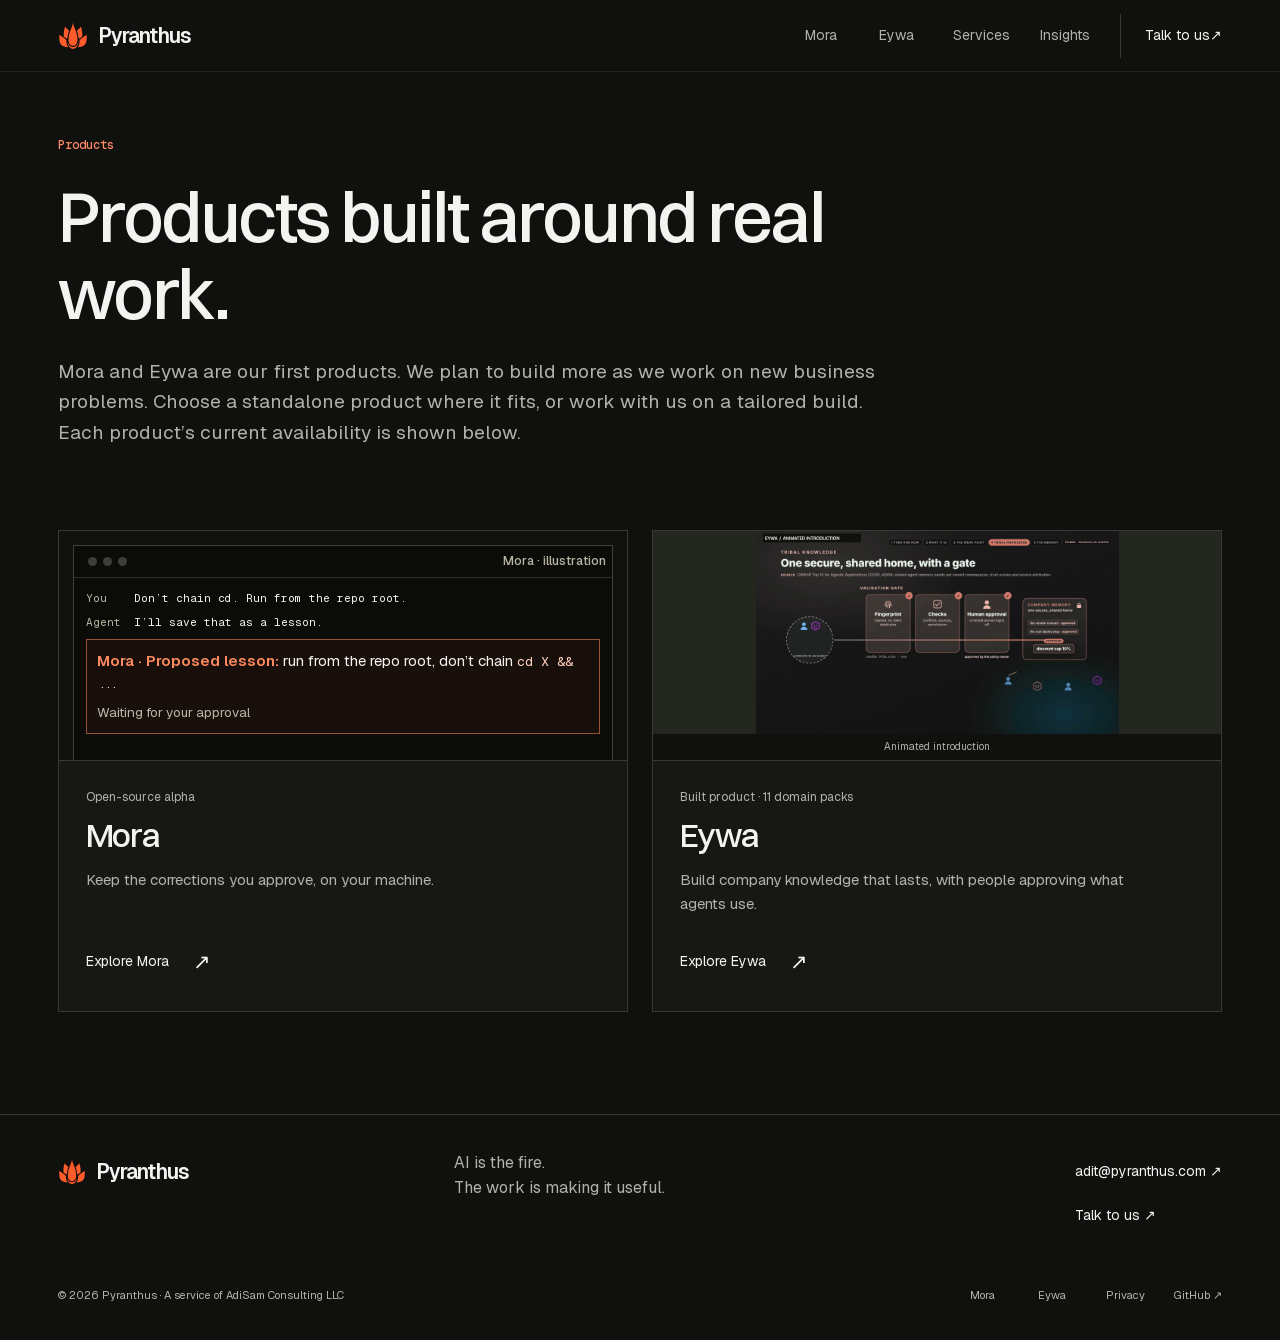
<file: products/index.html>
<!DOCTYPE html><html lang="en" class="hL4kRG_variable wtcLsG_variable APw8lG_variable"><head><meta charSet="utf-8"/><meta name="viewport" content="width=device-width, initial-scale=1"/><link rel="preload" href="/_next/static/media/Switzer_500-s.p.3l_u-a-fiviai.woff2" as="font" crossorigin="" type="font/woff2"/><link rel="preload" href="/_next/static/media/geist_latin-s.p.3rd3ws2mg35i0.woff2" as="font" crossorigin="" type="font/woff2"/><link rel="preload" href="/_next/static/media/geist_mono_latin-s.p.3f30ggp2vw8zj.woff2" as="font" crossorigin="" type="font/woff2"/><link rel="preload" href="/pyranthus-P2-ember.svg" as="image"/><link rel="preload" href="/eywa/introduction-poster.jpg?v=3" as="image"/><link rel="stylesheet" href="/_next/static/chunks/41qlxm-ccvlfj.css" data-precedence="next"/><link rel="stylesheet" href="/_next/static/chunks/17ht_4cuau84q.css" data-precedence="next"/><link rel="preload" as="script" fetchPriority="low" href="/_next/static/chunks/310vm2bl3xxpt.js"/><script src="/_next/static/chunks/1wnov70f88xjy.js" async=""></script><script src="/_next/static/chunks/34-s9nvef5sdp.js" async=""></script><script src="/_next/static/chunks/0c98xzjfks9hq.js" async=""></script><script src="/_next/static/chunks/turbopack-2u1d16houkiyo.js" async=""></script><script src="/_next/static/chunks/12iog7prox8u-.js" async=""></script><script src="/_next/static/chunks/43823cdczvysy.js" async=""></script><meta name="next-size-adjust" content=""/><meta name="theme-color" content="#10110f"/><title>Products | Pyranthus</title><meta name="description" content="Explore Mora and Eywa: the first products in a growing portfolio informed by hands-on advisory and engineering."/><meta name="robots" content="noindex, nofollow"/><meta property="og:title" content="Pyranthus | AI tools for real work"/><meta property="og:description" content="Advisory. Engineering. Products. AI built around your business."/><meta property="og:type" content="website"/><meta name="twitter:card" content="summary"/><meta name="twitter:title" content="Pyranthus | AI tools for real work"/><meta name="twitter:description" content="Advisory. Engineering. Products. AI built around your business."/><link rel="icon" href="/icon.svg?icon.0gcv9bt5g5lt3.svg" sizes="any" type="image/svg+xml"/><script src="/_next/static/chunks/0cz1d0mv5g_q7.js" noModule=""></script></head><body><div hidden=""><!--$--><!--/$--></div><a class="skip" href="#main">Skip to content</a><header class="site-header"><div class="shell nav-wrap"><a class="brand" aria-label="Pyranthus home" href="/"><img src="/pyranthus-P2-ember.svg" alt="" width="30" height="30"/>Pyranthus</a><button class="menu-toggle" aria-expanded="false" aria-controls="primary-nav">Menu<span aria-hidden="true">+</span></button><nav id="primary-nav" aria-label="Main navigation" class="nav-links"><a href="/products/mora/">Mora</a><a href="/products/eywa/">Eywa</a><a href="/practice/">Services</a><a href="/insights/">Insights</a><a class="nav-cta" href="/contact/">Talk to us <span aria-hidden="true">↗</span></a></nav></div></header><main id="main"><div class="page-intro shell"><p class="eyebrow">Products</p><h1>Products built around real work.</h1><div class="intro-body"><p>Mora and Eywa are our first products. We plan to build more as we work on new business problems. Choose a standalone product where it fits, or work with us on a tailored build. Each product’s current availability is shown below.</p></div></div><section class="shell destination-section"><div class="destination-cards products-only"><article class="destination-card"><div class="destination-crop mora-crop"><figure class="YRyQ9G_frame compact-loop" aria-label="Mora approval illustration. Agent proposals wait for your approval."><div class="YRyQ9G_titleBar"><span class="YRyQ9G_dots" aria-hidden="true"><i></i><i></i><i></i></span><span class="YRyQ9G_label">Mora · illustration</span></div><div class="YRyQ9G_stage"><div class="YRyQ9G_layer" data-active="true" data-beat="lesson" aria-hidden="true"><div class="YRyQ9G_head"><span class="YRyQ9G_session">Agent session</span><span class="YRyQ9G_chip" data-status="today">Today</span></div><ol class="YRyQ9G_lines"><li class="YRyQ9G_item" data-kind="you" style="--i:0"><span class="YRyQ9G_who">You</span><span class="YRyQ9G_text">Don’t chain cd. Run from the repo root.</span></li><li class="YRyQ9G_item" data-kind="agent" style="--i:1"><span class="YRyQ9G_who">Agent</span><span class="YRyQ9G_text">I’ll save that as a lesson.</span></li></ol><div class="YRyQ9G_card YRyQ9G_item" style="--i:2"><span class="YRyQ9G_cardText"><span class="YRyQ9G_cardTitle">Mora · <!-- -->Proposed lesson:</span> <!-- -->run from the repo root, don’t chain <code>cd X &amp;&amp; ...</code></span><span class="YRyQ9G_cardState" style="--i:4"><span data-approval-state="pending" class="YRyQ9G_pending">Waiting for your approval</span><span data-approval-state="saved" class="YRyQ9G_saved">Saved</span></span></div><ol class="YRyQ9G_lines"><li class="YRyQ9G_item" data-kind="cmd" style="--i:3"><span class="YRyQ9G_text">mora mcp proposals approve p_mem_example</span></li></ol><span class="YRyQ9G_beatTitle">1<!-- --> of <!-- -->1<!-- -->. <!-- -->Your approval</span></div></div><ol class="YRyQ9G_progress" aria-hidden="true"><li data-on="true"></li></ol><ol class="YRyQ9G_srOnly"><li>Your approval<!-- -->. <!-- -->Today<!-- -->.<!-- --> <!-- -->You: Don’t chain cd. Run from the repo root. Agent: I’ll save that as a lesson.<!-- --> Mora, Proposed lesson: run from the repo root, don’t chain cd X &amp;&amp; .... Waiting for your approval mora mcp proposals approve p_mem_example Saved</li></ol><figcaption class="YRyQ9G_caption">An illustration of the loop, not a recording</figcaption></figure></div><div class="destination-copy"><p class="small-note">Open-source alpha</p><h2>Mora</h2><p>Keep the corrections you approve, on your machine.</p><a class="text-link" href="/products/mora/">Explore Mora <span aria-hidden="true" class="arrow">↗</span></a></div></article><article class="destination-card"><figure class="destination-crop eywa-crop"><img class="eywa-intro-poster" src="/eywa/introduction-poster.jpg?v=3" width="1920" height="1080" alt="Animated introduction: people and agents contribute facts through a validation gate to approved company knowledge."/><figcaption>Animated introduction</figcaption></figure><div class="destination-copy"><p class="small-note">Built product · 11 domain packs</p><h2>Eywa</h2><p>Build company knowledge that lasts, with people approving what agents use.</p><a class="text-link" href="/products/eywa/">Explore Eywa <span aria-hidden="true" class="arrow">↗</span></a></div></article></div></section></main><!--$--><!--/$--><footer class="site-footer"><div class="shell"><div class="footer-top"><a class="brand" href="/"><img src="/pyranthus-P2-ember.svg" width="28" height="28" alt=""/>Pyranthus</a><p>AI is the fire.<br/>The work is making it useful.</p><div><a href="mailto:adit@pyranthus.com">adit@pyranthus.com ↗</a><a href="/contact/">Talk to us ↗</a></div></div><div class="footer-bottom"><span>© <!-- -->2026<!-- --> Pyranthus · A service of AdiSam Consulting LLC</span><div><a href="/products/mora/">Mora</a><a href="/products/eywa/">Eywa</a><a href="/privacy/">Privacy</a><a href="https://github.com/pyranthus-hq" target="_blank" rel="noreferrer">GitHub ↗</a></div></div></div></footer><script id="_R_">(globalThis["TURBOPACK"] || (globalThis["TURBOPACK"] = [])).push({"otherChunks":["static/chunks/310vm2bl3xxpt.js","static/chunks/1wnov70f88xjy.js","static/chunks/34-s9nvef5sdp.js","static/chunks/0c98xzjfks9hq.js"],"runtimeModuleIds":[94553]});</script><script src="/_next/static/chunks/310vm2bl3xxpt.js" async=""></script><script>(self.__next_f=self.__next_f||[]).push([0])</script><script>self.__next_f.push([1,"1:\"$Sreact.fragment\"\n2:\"/_next/static/chunks/12iog7prox8u-.js\"\n3:I[36852,[\"$2\"],\"default\"]\n4:I[39756,[\"$2\"],\"default\"]\n5:I[37457,[\"$2\"],\"default\"]\n6:\"/_next/static/chunks/43823cdczvysy.js\"\n7:I[22016,[\"$2\",\"$6\"],\"\"]\nb:I[35570,[\"$2\",\"$6\"],\"default\"]\n11:\"ViewportBoundary\"\n12:I[97367,[\"$2\"],\"$11\"]\n14:\"MetadataBoundary\"\n15:I[97367,[\"$2\"],\"$14\"]\n16:\"$Sreact.suspense\"\n18:I[68027,[\"$2\"],\"default\",1]\n:HL[\"/_next/static/chunks/41qlxm-ccvlfj.css\",\"style\"]\n:HL[\"/_next/static/media/Switzer_500-s.p.3l_u-a-fiviai.woff2\",\"font\",{\"crossOrigin\":\"\",\"type\":\"font/woff2\"}]\n:HL[\"/_next/static/media/geist_latin-s.p.3rd3ws2mg35i0.woff2\",\"font\",{\"crossOrigin\":\"\",\"type\":\"font/woff2\"}]\n:HL[\"/_next/static/media/geist_mono_latin-s.p.3f30ggp2vw8zj.woff2\",\"font\",{\"crossOrigin\":\"\",\"type\":\"font/woff2\"}]\n:HL[\"/_next/static/chunks/17ht_4cuau84q.css\",\"style\"]\n:HL[\"/pyranthus-P2-ember.svg\",\"image\"]\n:HL[\"/eywa/introduction-poster.jpg?v=3\",\"image\"]\n9:X\n"])</script><script>self.__next_f.push([1,"a:[[\"children\",{\"s\":\"__PAGE__\",\"h\":512,\"d\":{\"r\":[\"$\",\"$1\",\"c\",{\"children\":[[\"$\",\"main\",null,{\"id\":\"main\",\"children\":[[\"$\",\"div\",null,{\"className\":\"page-intro shell\",\"children\":[[\"$\",\"p\",null,{\"className\":\"eyebrow\",\"children\":\"Products\"}],[\"$\",\"h1\",null,{\"children\":\"Products built around real work.\"}],[\"$\",\"div\",null,{\"className\":\"intro-body\",\"children\":[\"$\",\"p\",null,{\"children\":\"Mora and Eywa are our first products. We plan to build more as we work on new business problems. Choose a standalone product where it fits, or work with us on a tailored build. Each product’s current availability is shown below.\"}]}]]}],[\"$\",\"section\",null,{\"className\":\"shell destination-section\",\"children\":[\"$\",\"div\",null,{\"className\":\"destination-cards products-only\",\"children\":[[\"$\",\"article\",null,{\"className\":\"destination-card\",\"children\":[[\"$\",\"div\",null,{\"className\":\"destination-crop mora-crop\",\"children\":[\"$\",\"$Lb\",null,{\"loop\":{\"label\":\"Mora · illustration\",\"caption\":\"An illustration of the loop, not a recording\",\"pause\":\"Pause animation\",\"play\":\"Play animation\",\"stillBeat\":1,\"beats\":[{\"id\":\"lesson\",\"title\":\"Your approval\",\"session\":\"Agent session\",\"ms\":4200,\"chip\":{\"status\":\"today\",\"text\":\"Today\"},\"lines\":[{\"kind\":\"you\",\"text\":\"Don’t chain cd. Run from the repo root.\"},{\"kind\":\"agent\",\"text\":\"I’ll save that as a lesson.\"}],\"card\":{\"title\":\"Proposed lesson:\",\"text\":\"run from the repo root, don’t chain `cd X \u0026\u0026 ...`\",\"pending\":\"Waiting for your approval\",\"saved\":\"Saved\"},\"after\":[{\"kind\":\"cmd\",\"text\":\"mora mcp proposals approve p_mem_example\"}]}]},\"compact\":true}]}],[\"$\",\"div\",null,{\"className\":\"destination-copy\",\"children\":[[\"$\",\"p\",null,{\"className\":\"small-note\",\"children\":\"Open-source alpha\"}],[\"$\",\"h2\",null,{\"children\":\"Mora\"}],[\"$\",\"p\",null,{\"children\":\"Keep the corrections you approve, on your machine.\"}],[\"$\",\"$L7\",null,{\"className\":\"text-link\",\"href\":\"/products/mora/\",\"children\":[\"Explore Mora \",[\"$\",\"span\",null,{\"aria-hidden\":\"true\",\"className\":\"arrow\",\"children\":\"↗\"}]]}]]}]]}],[\"$\",\"article\",null,{\"className\":\"destination-card\",\"children\":[[\"$\",\"figure\",null,{\"className\":\"destination-crop eywa-crop\",\"children\":[[\"$\",\"img\",null,{\"className\":\"eywa-intro-poster\",\"src\":\"/eywa/introduction-poster.jpg?v=3\",\"width\":\"1920\",\"height\":\"1080\",\"alt\":\"Animated introduction: people and agents contribute facts through a validation gate to approved company knowledge.\"}],\"$Lc\"]}],\"$Ld\"]}],false]}]}]]}],[\"$Le\",\"$Lf\"],\"$L10\"]}],\"p\":false,\"v\":null}}]]\n"])</script><script>self.__next_f.push([1,"8:[[\"children\",{\"s\":\"products\",\"h\":512,\"d\":{\"r\":[\"$\",\"$1\",\"c\",{\"children\":[null,[\"$\",\"$L4\",null,{\"parallelRouterKey\":\"children\",\"error\":\"$undefined\",\"errorStyles\":\"$undefined\",\"errorScripts\":\"$undefined\",\"template\":[\"$\",\"$L5\",null,{}],\"templateStyles\":\"$undefined\",\"templateScripts\":\"$undefined\",\"notFound\":\"$undefined\",\"forbidden\":\"$undefined\",\"unauthorized\":\"$undefined\"}]]}],\"p\":false,\"v\":\"$9\"},\"c\":\"$Qa\"}]]\n"])</script><script>self.__next_f.push([1,"0:{\"P\":null,\"c\":[\"\",\"products\",\"\"],\"q\":\"\",\"i\":false,\"t\":{\"t\":{\"s\":\"\",\"h\":528,\"d\":{\"r\":[\"$\",\"$1\",\"c\",{\"children\":[[[\"$\",\"link\",\"0\",{\"rel\":\"stylesheet\",\"href\":\"/_next/static/chunks/41qlxm-ccvlfj.css\",\"precedence\":\"next\",\"crossOrigin\":\"$undefined\",\"nonce\":\"$undefined\"}],[\"$\",\"script\",\"script-0\",{\"src\":\"/_next/static/chunks/12iog7prox8u-.js\",\"async\":true,\"nonce\":\"$undefined\"}]],[\"$\",\"html\",null,{\"lang\":\"en\",\"className\":\"hL4kRG_variable wtcLsG_variable APw8lG_variable\",\"children\":[\"$\",\"body\",null,{\"children\":[[\"$\",\"a\",null,{\"className\":\"skip\",\"href\":\"#main\",\"children\":\"Skip to content\"}],[\"$\",\"$L3\",null,{}],[\"$\",\"$L4\",null,{\"parallelRouterKey\":\"children\",\"error\":\"$undefined\",\"errorStyles\":\"$undefined\",\"errorScripts\":\"$undefined\",\"template\":[\"$\",\"$L5\",null,{}],\"templateStyles\":\"$undefined\",\"templateScripts\":\"$undefined\",\"notFound\":[[\"$\",\"main\",null,{\"id\":\"main\",\"className\":\"shell page-intro\",\"children\":[[\"$\",\"p\",null,{\"className\":\"eyebrow\",\"children\":\"Page not found\"}],[\"$\",\"h1\",null,{\"children\":[\"Let’s get you\",[\"$\",\"br\",null,{}],\"back to the work.\"]}],[\"$\",\"p\",null,{\"className\":\"intro-body\",\"children\":\"This address doesn’t have a page.\"}],[\"$\",\"$L7\",null,{\"className\":\"button primary\",\"href\":\"/\",\"children\":\"Pyranthus home ↗\"}]]}],[]],\"forbidden\":\"$undefined\",\"unauthorized\":\"$undefined\"}],[\"$\",\"footer\",null,{\"className\":\"site-footer\",\"children\":[\"$\",\"div\",null,{\"className\":\"shell\",\"children\":[[\"$\",\"div\",null,{\"className\":\"footer-top\",\"children\":[[\"$\",\"$L7\",null,{\"className\":\"brand\",\"href\":\"/\",\"children\":[[\"$\",\"img\",null,{\"src\":\"/pyranthus-P2-ember.svg\",\"width\":\"28\",\"height\":\"28\",\"alt\":\"\"}],\"Pyranthus\"]}],[\"$\",\"p\",null,{\"children\":[\"AI is the fire.\",[\"$\",\"br\",null,{}],\"The work is making it useful.\"]}],[\"$\",\"div\",null,{\"children\":[[\"$\",\"a\",null,{\"href\":\"mailto:adit@pyranthus.com\",\"children\":\"adit@pyranthus.com ↗\"}],[\"$\",\"$L7\",null,{\"href\":\"/contact/\",\"children\":\"Talk to us ↗\"}]]}]]}],[\"$\",\"div\",null,{\"className\":\"footer-bottom\",\"children\":[[\"$\",\"span\",null,{\"children\":[\"© \",2026,\" Pyranthus · A service of AdiSam Consulting LLC\"]}],[\"$\",\"div\",null,{\"children\":[[\"$\",\"$L7\",null,{\"href\":\"/products/mora/\",\"children\":\"Mora\"}],[\"$\",\"$L7\",null,{\"href\":\"/products/eywa/\",\"children\":\"Eywa\"}],[\"$\",\"$L7\",null,{\"href\":\"/privacy/\",\"children\":\"Privacy\"}],[\"$\",\"a\",null,{\"href\":\"https://github.com/pyranthus-hq\",\"target\":\"_blank\",\"rel\":\"noreferrer\",\"children\":\"GitHub ↗\"}]]}]]}]]}]}]]}]}]]}],\"p\":false,\"v\":null},\"c\":\"$Q8\"},\"h\":{\"r\":[\"$\",\"$1\",\"h\",{\"children\":[null,[\"$\",\"$L12\",null,{\"children\":\"$L13\"}],[\"$\",\"$L15\",null,{\"children\":[[\"$\",\"div\",null,{\"hidden\":true,\"children\":[\"$\",\"$16\",null,{\"name\":\"Next.Metadata\",\"children\":\"$L17\"}]}],null]}],[\"$\",\"meta\",null,{\"name\":\"next-size-adjust\",\"content\":\"\"}]]}],\"p\":false,\"v\":null}},\"m\":\"$undefined\",\"G\":[\"$18\",[[\"$\",\"link\",\"0\",{\"rel\":\"stylesheet\",\"href\":\"/_next/static/chunks/41qlxm-ccvlfj.css\",\"precedence\":\"next\",\"crossOrigin\":\"$undefined\",\"nonce\":\"$undefined\"}]]],\"S\":true,\"r\":\"$undefined\",\"s\":\"$undefined\",\"a\":\"$undefined\",\"l\":\"$undefined\",\"p\":\"$undefined\",\"d\":\"$undefined\",\"b\":\"9vuDhtbtjvVZ7oF1GINYZ\"}\n"])</script><script>self.__next_f.push([1,"19:I[97367,[\"$2\"],\"OutletBoundary\"]\n9:C\nc:[\"$\",\"figcaption\",null,{\"children\":\"Animated introduction\"}]\nd:[\"$\",\"div\",null,{\"className\":\"destination-copy\",\"children\":[[\"$\",\"p\",null,{\"className\":\"small-note\",\"children\":\"Built product · 11 domain packs\"}],[\"$\",\"h2\",null,{\"children\":\"Eywa\"}],[\"$\",\"p\",null,{\"children\":\"Build company knowledge that lasts, with people approving what agents use.\"}],[\"$\",\"$L7\",null,{\"className\":\"text-link\",\"href\":\"/products/eywa/\",\"children\":[\"Explore Eywa \",[\"$\",\"span\",null,{\"aria-hidden\":\"true\",\"className\":\"arrow\",\"children\":\"↗\"}]]}]]}]\ne:[\"$\",\"link\",\"0\",{\"rel\":\"stylesheet\",\"href\":\"/_next/static/chunks/17ht_4cuau84q.css\",\"precedence\":\"next\",\"crossOrigin\":\"$undefined\",\"nonce\":\"$undefined\"}]\nf:[\"$\",\"script\",\"script-0\",{\"src\":\"/_next/static/chunks/43823cdczvysy.js\",\"async\":true,\"nonce\":\"$undefined\"}]\n10:[\"$\",\"$L19\",null,{\"children\":[\"$\",\"$16\",null,{\"name\":\"Next.MetadataOutlet\",\"children\":\"$@1a\"}]}]\n"])</script><script>self.__next_f.push([1,"13:[[\"$\",\"meta\",\"0\",{\"charSet\":\"utf-8\"}],[\"$\",\"meta\",\"1\",{\"name\":\"viewport\",\"content\":\"width=device-width, initial-scale=1\"}],[\"$\",\"meta\",\"2\",{\"name\":\"theme-color\",\"content\":\"#10110f\"}]]\n"])</script><script>self.__next_f.push([1,"1b:I[27201,[\"$2\"],\"IconMark\"]\n17:[[\"$\",\"title\",\"0\",{\"children\":\"Products | Pyranthus\"}],[\"$\",\"meta\",\"1\",{\"name\":\"description\",\"content\":\"Explore Mora and Eywa: the first products in a growing portfolio informed by hands-on advisory and engineering.\"}],[\"$\",\"meta\",\"2\",{\"name\":\"robots\",\"content\":\"noindex, nofollow\"}],[\"$\",\"meta\",\"3\",{\"property\":\"og:title\",\"content\":\"Pyranthus | AI tools for real work\"}],[\"$\",\"meta\",\"4\",{\"property\":\"og:description\",\"content\":\"Advisory. Engineering. Products. AI built around your business.\"}],[\"$\",\"meta\",\"5\",{\"property\":\"og:type\",\"content\":\"website\"}],[\"$\",\"meta\",\"6\",{\"name\":\"twitter:card\",\"content\":\"summary\"}],[\"$\",\"meta\",\"7\",{\"name\":\"twitter:title\",\"content\":\"Pyranthus | AI tools for real work\"}],[\"$\",\"meta\",\"8\",{\"name\":\"twitter:description\",\"content\":\"Advisory. Engineering. Products. AI built around your business.\"}],[\"$\",\"link\",\"9\",{\"rel\":\"icon\",\"href\":\"/icon.svg?icon.0gcv9bt5g5lt3.svg\",\"sizes\":\"any\",\"type\":\"image/svg+xml\"}],[\"$\",\"$L1b\",\"10\",{}]]\n1a:null\n"])</script></body></html>
</file>
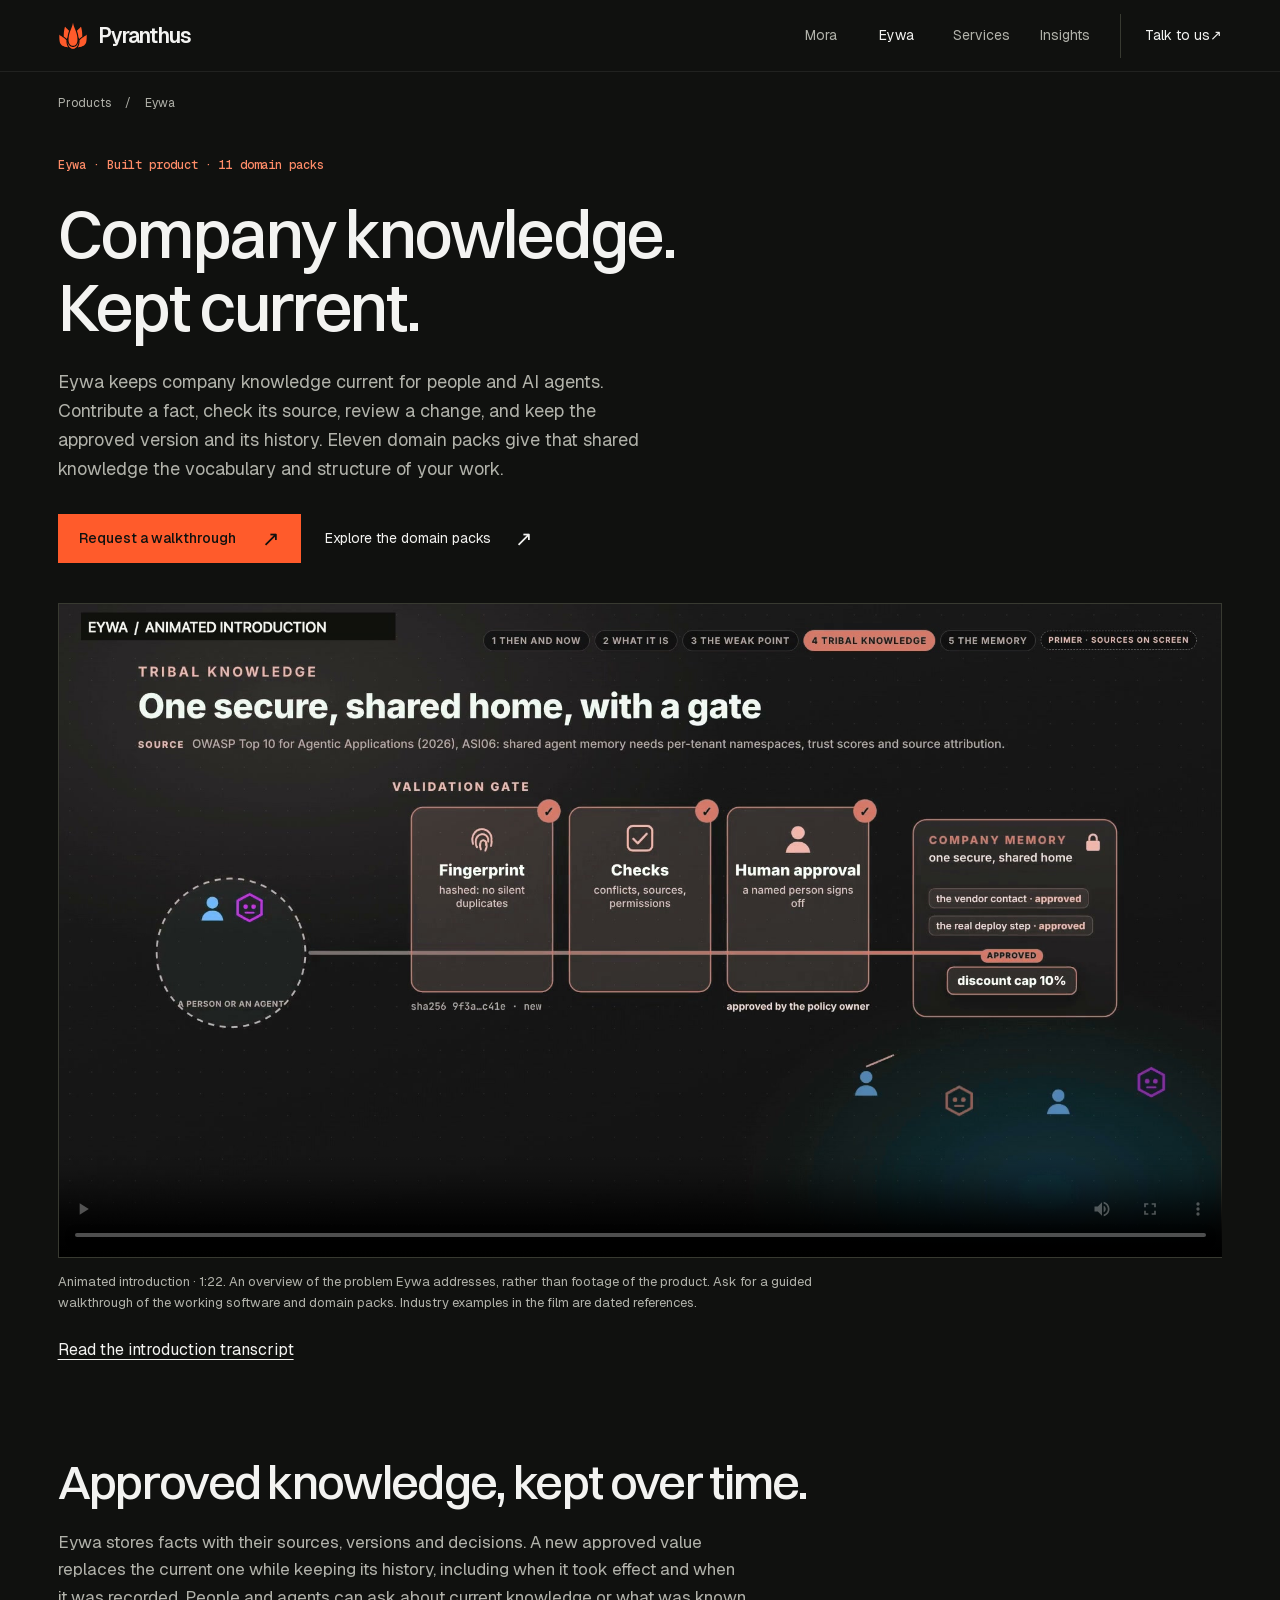
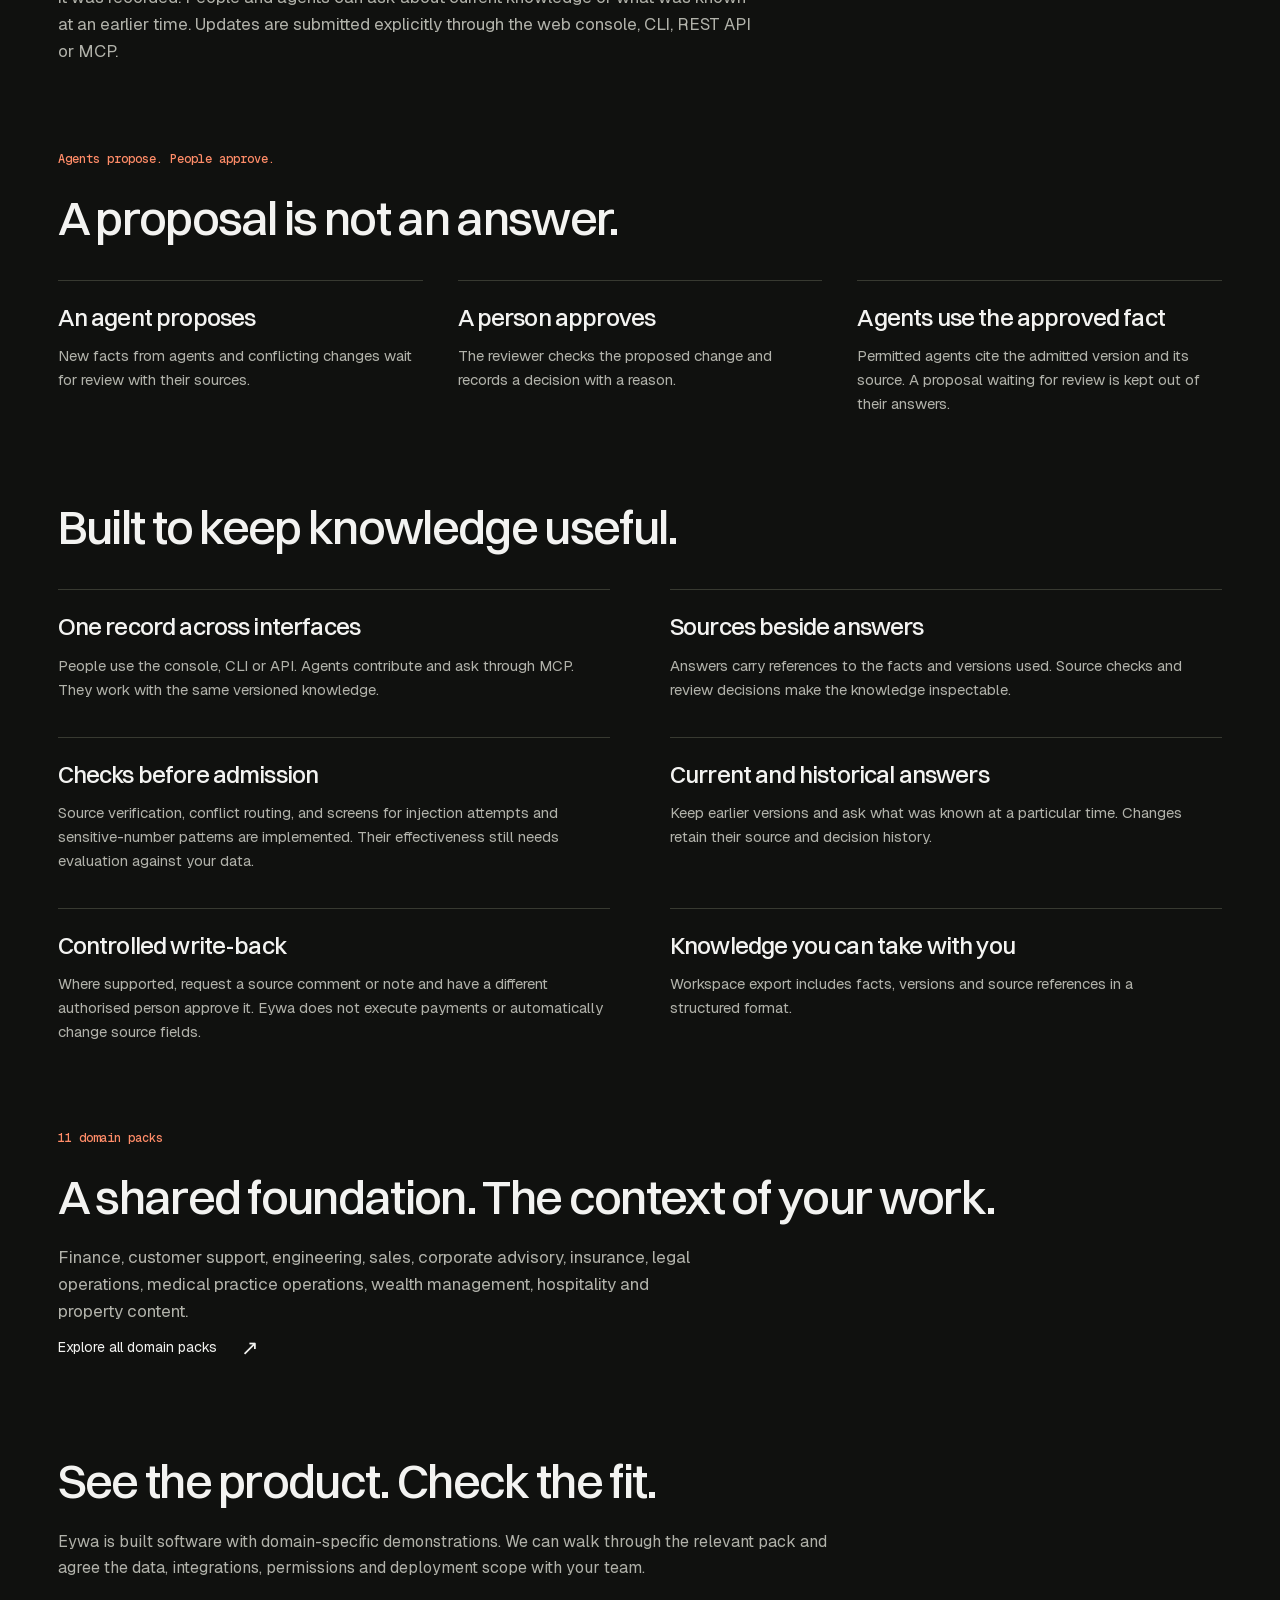
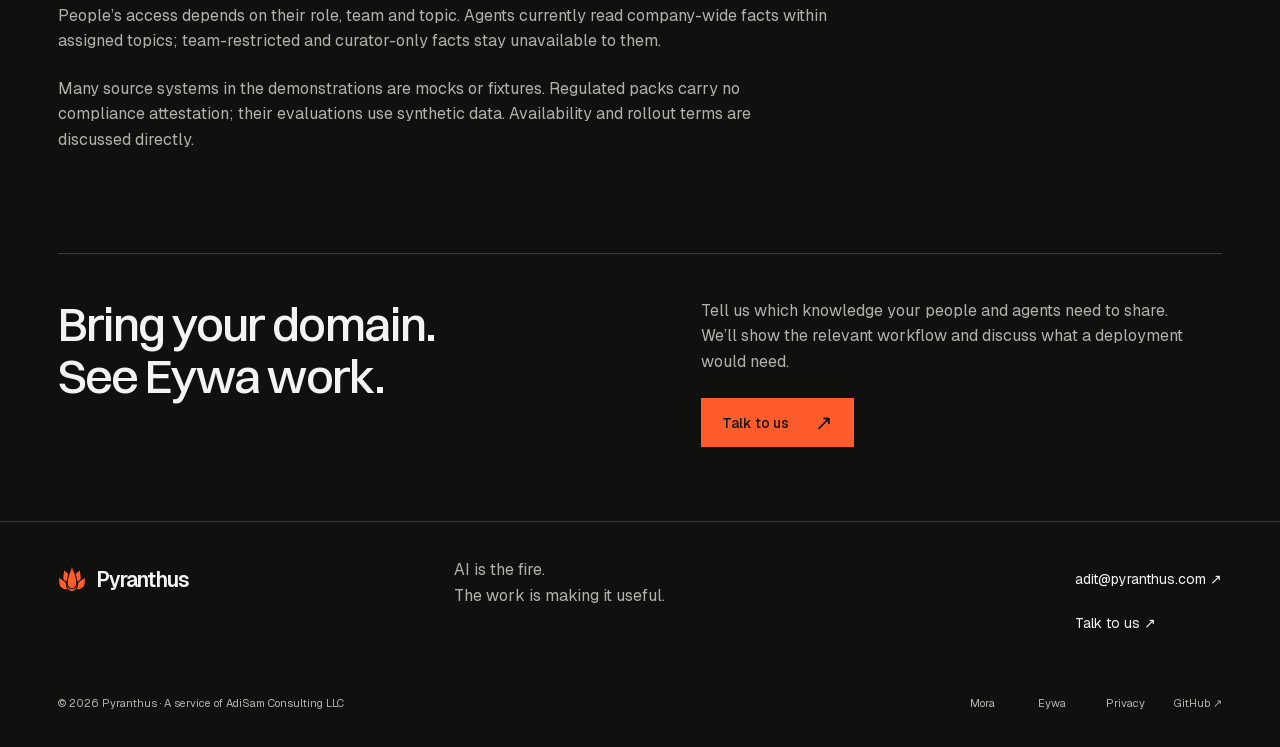
<file: products/eywa/index.html>
<!DOCTYPE html><html lang="en" class="hL4kRG_variable wtcLsG_variable APw8lG_variable"><head><meta charSet="utf-8"/><meta name="viewport" content="width=device-width, initial-scale=1"/><link rel="preload" href="/_next/static/media/Switzer_500-s.p.3l_u-a-fiviai.woff2" as="font" crossorigin="" type="font/woff2"/><link rel="preload" href="/_next/static/media/geist_latin-s.p.3rd3ws2mg35i0.woff2" as="font" crossorigin="" type="font/woff2"/><link rel="preload" href="/_next/static/media/geist_mono_latin-s.p.3f30ggp2vw8zj.woff2" as="font" crossorigin="" type="font/woff2"/><link rel="preload" href="/pyranthus-P2-ember.svg" as="image"/><link rel="stylesheet" href="/_next/static/chunks/41qlxm-ccvlfj.css" data-precedence="next"/><link rel="stylesheet" href="/_next/static/chunks/17ht_4cuau84q.css" data-precedence="next"/><link rel="preload" as="script" fetchPriority="low" href="/_next/static/chunks/310vm2bl3xxpt.js"/><script src="/_next/static/chunks/1wnov70f88xjy.js" async=""></script><script src="/_next/static/chunks/34-s9nvef5sdp.js" async=""></script><script src="/_next/static/chunks/0c98xzjfks9hq.js" async=""></script><script src="/_next/static/chunks/turbopack-2u1d16houkiyo.js" async=""></script><script src="/_next/static/chunks/12iog7prox8u-.js" async=""></script><script src="/_next/static/chunks/43823cdczvysy.js" async=""></script><meta name="next-size-adjust" content=""/><meta name="theme-color" content="#10110f"/><title>Eywa | Company knowledge, kept current. | Pyranthus</title><meta name="description" content="Eywa is built software for shared, versioned company knowledge, with eleven domain packs, human review, cited answers and controlled write-back."/><meta name="robots" content="noindex, nofollow"/><meta property="og:title" content="Pyranthus | AI tools for real work"/><meta property="og:description" content="Advisory. Engineering. Products. AI built around your business."/><meta property="og:type" content="website"/><meta name="twitter:card" content="summary"/><meta name="twitter:title" content="Pyranthus | AI tools for real work"/><meta name="twitter:description" content="Advisory. Engineering. Products. AI built around your business."/><link rel="icon" href="/icon.svg?icon.0gcv9bt5g5lt3.svg" sizes="any" type="image/svg+xml"/><script src="/_next/static/chunks/0cz1d0mv5g_q7.js" noModule=""></script></head><body><div hidden=""><!--$--><!--/$--></div><a class="skip" href="#main">Skip to content</a><header class="site-header"><div class="shell nav-wrap"><a class="brand" aria-label="Pyranthus home" href="/"><img src="/pyranthus-P2-ember.svg" alt="" width="30" height="30"/>Pyranthus</a><button class="menu-toggle" aria-expanded="false" aria-controls="primary-nav">Menu<span aria-hidden="true">+</span></button><nav id="primary-nav" aria-label="Main navigation" class="nav-links"><a href="/products/mora/">Mora</a><a aria-current="page" href="/products/eywa/">Eywa</a><a href="/practice/">Services</a><a href="/insights/">Insights</a><a class="nav-cta" href="/contact/">Talk to us <span aria-hidden="true">↗</span></a></nav></div></header><main id="main"><div class="product-breadcrumb shell"><a href="/products/">Products</a><span>/</span><span>Eywa</span></div><section class="eywa-hero shell"><div><p class="eyebrow">Eywa · Built product · 11 domain packs</p><h1>Company knowledge.<br/>Kept current.</h1><p class="hero-lede">Eywa keeps company knowledge current for people and AI agents. Contribute a fact, check its source, review a change, and keep the approved version and its history. Eleven domain packs give that shared knowledge the vocabulary and structure of your work.</p><a class="button primary" href="/contact/?interest=Eywa">Request a walkthrough <span aria-hidden="true" class="arrow">↗</span></a><a class="text-link domain-hero-link" href="/products/eywa/domains/">Explore the domain packs <span aria-hidden="true" class="arrow">↗</span></a></div><figure class="intro-film"><video controls="" playsInline="" preload="metadata" poster="/eywa/introduction-poster.jpg?v=3" aria-label="Eywa animated introduction, 82 seconds" aria-describedby="eywa-film-caption"><source src="/eywa/introduction-ember.mp4?v=3" type="video/mp4"/><track default="" kind="captions" src="/eywa/introduction.en.vtt" srcLang="en" label="English"/>Your browser does not support video.<!-- --> <a href="/eywa/introduction-ember.mp4?v=3">Download the animated introduction.</a></video><figcaption id="eywa-film-caption">Animated introduction · 1:22. An overview of the problem Eywa addresses, rather than footage of the product. Ask for a guided walkthrough of the working software and domain packs. Industry examples in the film are dated references.</figcaption><details class="film-transcript"><summary>Read the introduction transcript</summary><p>What is a CompanyOS? It&#x27;s the operating system of a company run by people and AI agents.
Companies used to run on documents and people, now AI agents do real work alongside them.
In Microsoft&#x27;s 2025 Work Trend Index, 46% of leaders say their companies are using agents to fully automate workflows.
Think of it in layers. Agents and apps on top, workflows and connectors to every system in the middle,
and at the base, one trusted, permissioned, current body of company knowledge.
Cloudflare, Eragon and Wonderful are among those building layers like these.
The weak point is the base. Facts go stale or conflict. Memory gets poisoned.
OWASP lists that as a top risk for AI agents. Permissions must mirror the company and every
change needs someone accountable. Much of what a company knows lives in people&#x27;s heads,
notes and inboxes, and in each AI agent&#x27;s private memory. When someone leaves, or an agent is reset,
it&#x27;s gone. When two copies disagree, nobody knows which is right. Eywa gives it one secure,
shared home. Each fact passes a validation gate, fingerprinted, checked, approved by a person.
Then people and agents can cite it. Every CompanyOS needs a memory it can trust. Eywa is that memory.</p></details></figure></section><section class="section shell"><h2>Approved knowledge, kept over time.</h2><p class="section-lede">Eywa stores facts with their sources, versions and decisions. A new approved value replaces the current one while keeping its history, including when it took effect and when it was recorded. People and agents can ask about current knowledge or what was known at an earlier time. Updates are submitted explicitly through the web console, CLI, REST API or MCP.</p></section><section class="section shell"><p class="eyebrow">Agents propose. People approve.</p><h2>A proposal is not an answer.</h2><div class="capability-grid approval-steps"><article><h3>An agent proposes</h3><p>New facts from agents and conflicting changes wait for review with their sources.</p></article><article><h3>A person approves</h3><p>The reviewer checks the proposed change and records a decision with a reason.</p></article><article><h3>Agents use the approved fact</h3><p>Permitted agents cite the admitted version and its source. A proposal waiting for review is kept out of their answers.</p></article></div></section><section class="section shell"><h2>Built to keep knowledge useful.</h2><div class="capability-grid"><article><h3>One record across interfaces</h3><p>People use the console, CLI or API. Agents contribute and ask through MCP. They work with the same versioned knowledge.</p></article><article><h3>Sources beside answers</h3><p>Answers carry references to the facts and versions used. Source checks and review decisions make the knowledge inspectable.</p></article><article><h3>Checks before admission</h3><p>Source verification, conflict routing, and screens for injection attempts and sensitive-number patterns are implemented. Their effectiveness still needs evaluation against your data.</p></article><article><h3>Current and historical answers</h3><p>Keep earlier versions and ask what was known at a particular time. Changes retain their source and decision history.</p></article><article><h3>Controlled write-back</h3><p>Where supported, request a source comment or note and have a different authorised person approve it. Eywa does not execute payments or automatically change source fields.</p></article><article><h3>Knowledge you can take with you</h3><p>Workspace export includes facts, versions and source references in a structured format.</p></article></div></section><section class="section shell"><p class="eyebrow">11 domain packs</p><h2>A shared foundation. The context of your work.</h2><p class="section-lede">Finance, customer support, engineering, sales, corporate advisory, insurance, legal operations, medical practice operations, wealth management, hospitality and property content.</p><a class="text-link" href="/products/eywa/domains/">Explore all domain packs <span aria-hidden="true" class="arrow">↗</span></a></section><section class="section shell prototype-note"><h2>See the product. Check the fit.</h2><p>Eywa is built software with domain-specific demonstrations. We can walk through the relevant pack and agree the data, integrations, permissions and deployment scope with your team.</p><p>People’s access depends on their role, team and topic. Agents currently read company-wide facts within assigned topics; team-restricted and curator-only facts stay unavailable to them.</p><p>Many source systems in the demonstrations are mocks or fixtures. Regulated packs carry no compliance attestation; their evaluations use synthetic data. Availability and rollout terms are discussed directly.</p></section><section class="close-section shell"><h2>Bring your domain. See Eywa work.</h2><div><p>Tell us which knowledge your people and agents need to share. We’ll show the relevant workflow and discuss what a deployment would need.</p><a class="button primary" href="/contact/">Talk to us <span aria-hidden="true" class="arrow">↗</span></a></div></section></main><!--$--><!--/$--><footer class="site-footer"><div class="shell"><div class="footer-top"><a class="brand" href="/"><img src="/pyranthus-P2-ember.svg" width="28" height="28" alt=""/>Pyranthus</a><p>AI is the fire.<br/>The work is making it useful.</p><div><a href="mailto:adit@pyranthus.com">adit@pyranthus.com ↗</a><a href="/contact/">Talk to us ↗</a></div></div><div class="footer-bottom"><span>© <!-- -->2026<!-- --> Pyranthus · A service of AdiSam Consulting LLC</span><div><a href="/products/mora/">Mora</a><a href="/products/eywa/">Eywa</a><a href="/privacy/">Privacy</a><a href="https://github.com/pyranthus-hq" target="_blank" rel="noreferrer">GitHub ↗</a></div></div></div></footer><script id="_R_">(globalThis["TURBOPACK"] || (globalThis["TURBOPACK"] = [])).push({"otherChunks":["static/chunks/310vm2bl3xxpt.js","static/chunks/1wnov70f88xjy.js","static/chunks/34-s9nvef5sdp.js","static/chunks/0c98xzjfks9hq.js"],"runtimeModuleIds":[94553]});</script><script src="/_next/static/chunks/310vm2bl3xxpt.js" async=""></script><script>(self.__next_f=self.__next_f||[]).push([0])</script><script>self.__next_f.push([1,"1:\"$Sreact.fragment\"\n2:\"/_next/static/chunks/12iog7prox8u-.js\"\n3:I[36852,[\"$2\"],\"default\"]\n4:I[39756,[\"$2\"],\"default\"]\n5:I[37457,[\"$2\"],\"default\"]\n6:\"/_next/static/chunks/43823cdczvysy.js\"\n7:I[22016,[\"$2\",\"$6\"],\"\"]\n16:\"ViewportBoundary\"\n17:I[97367,[\"$2\"],\"$16\"]\n19:\"MetadataBoundary\"\n1a:I[97367,[\"$2\"],\"$19\"]\n1b:\"$Sreact.suspense\"\n1d:I[68027,[\"$2\"],\"default\",1]\n:HL[\"/_next/static/chunks/41qlxm-ccvlfj.css\",\"style\"]\n:HL[\"/_next/static/media/Switzer_500-s.p.3l_u-a-fiviai.woff2\",\"font\",{\"crossOrigin\":\"\",\"type\":\"font/woff2\"}]\n:HL[\"/_next/static/media/geist_latin-s.p.3rd3ws2mg35i0.woff2\",\"font\",{\"crossOrigin\":\"\",\"type\":\"font/woff2\"}]\n:HL[\"/_next/static/media/geist_mono_latin-s.p.3f30ggp2vw8zj.woff2\",\"font\",{\"crossOrigin\":\"\",\"type\":\"font/woff2\"}]\n:HL[\"/_next/static/chunks/17ht_4cuau84q.css\",\"style\"]\n:HL[\"/pyranthus-P2-ember.svg\",\"image\"]\n9:X\n"])</script><script>self.__next_f.push([1,"b:[[\"children\",{\"s\":\"__PAGE__\",\"h\":512,\"d\":{\"r\":[\"$\",\"$1\",\"c\",{\"children\":[[\"$\",\"main\",null,{\"id\":\"main\",\"children\":[[\"$\",\"div\",null,{\"className\":\"product-breadcrumb shell\",\"children\":[[\"$\",\"$L7\",null,{\"href\":\"/products/\",\"children\":\"Products\"}],[\"$\",\"span\",null,{\"children\":\"/\"}],[\"$\",\"span\",null,{\"children\":\"Eywa\"}]]}],[\"$\",\"section\",null,{\"className\":\"eywa-hero shell\",\"children\":[[\"$\",\"div\",null,{\"children\":[[\"$\",\"p\",null,{\"className\":\"eyebrow\",\"children\":\"Eywa · Built product · 11 domain packs\"}],[\"$\",\"h1\",null,{\"children\":[\"Company knowledge.\",[\"$\",\"br\",null,{}],\"Kept current.\"]}],[\"$\",\"p\",null,{\"className\":\"hero-lede\",\"children\":\"Eywa keeps company knowledge current for people and AI agents. Contribute a fact, check its source, review a change, and keep the approved version and its history. Eleven domain packs give that shared knowledge the vocabulary and structure of your work.\"}],[\"$\",\"$L7\",null,{\"className\":\"button primary\",\"href\":\"/contact/?interest=Eywa\",\"children\":[\"Request a walkthrough \",[\"$\",\"span\",null,{\"aria-hidden\":\"true\",\"className\":\"arrow\",\"children\":\"↗\"}]]}],[\"$\",\"$L7\",null,{\"className\":\"text-link domain-hero-link\",\"href\":\"/products/eywa/domains/\",\"children\":[\"Explore the domain packs \",[\"$\",\"span\",null,{\"aria-hidden\":\"true\",\"className\":\"arrow\",\"children\":\"↗\"}]]}]]}],[\"$\",\"figure\",null,{\"className\":\"intro-film\",\"children\":[[\"$\",\"video\",null,{\"controls\":true,\"playsInline\":true,\"preload\":\"metadata\",\"poster\":\"/eywa/introduction-poster.jpg?v=3\",\"aria-label\":\"Eywa animated introduction, 82 seconds\",\"aria-describedby\":\"eywa-film-caption\",\"children\":[[\"$\",\"source\",null,{\"src\":\"/eywa/introduction-ember.mp4?v=3\",\"type\":\"video/mp4\"}],[\"$\",\"track\",null,{\"default\":true,\"kind\":\"captions\",\"src\":\"/eywa/introduction.en.vtt\",\"srcLang\":\"en\",\"label\":\"English\"}],\"Your browser does not support video.\",\" \",[\"$\",\"a\",null,{\"href\":\"/eywa/introduction-ember.mp4?v=3\",\"children\":\"Download the animated introduction.\"}]]}],[\"$\",\"figcaption\",null,{\"id\":\"eywa-film-caption\",\"children\":\"Animated introduction · 1:22. An overview of the problem Eywa addresses, rather than footage of the product. Ask for a guided walkthrough of the working software and domain packs. Industry examples in the film are dated references.\"}],\"$Lc\"]}]]}],\"$Ld\",\"$Le\",\"$Lf\",\"$L10\",\"$L11\",\"$L12\"]}],[\"$L13\",\"$L14\"],\"$L15\"]}],\"p\":false,\"v\":null}}]]\n"])</script><script>self.__next_f.push([1,"a:[[\"children\",{\"s\":\"eywa\",\"h\":512,\"d\":{\"r\":[\"$\",\"$1\",\"c\",{\"children\":[null,[\"$\",\"$L4\",null,{\"parallelRouterKey\":\"children\",\"error\":\"$undefined\",\"errorStyles\":\"$undefined\",\"errorScripts\":\"$undefined\",\"template\":[\"$\",\"$L5\",null,{}],\"templateStyles\":\"$undefined\",\"templateScripts\":\"$undefined\",\"notFound\":\"$undefined\",\"forbidden\":\"$undefined\",\"unauthorized\":\"$undefined\"}]]}],\"p\":false,\"v\":\"$9\"},\"c\":\"$Qb\"}]]\n8:[[\"children\",{\"s\":\"products\",\"h\":512,\"d\":{\"r\":[\"$\",\"$1\",\"c\",{\"children\":[null,[\"$\",\"$L4\",null,{\"parallelRouterKey\":\"children\",\"error\":\"$undefined\",\"errorStyles\":\"$undefined\",\"errorScripts\":\"$undefined\",\"template\":[\"$\",\"$L5\",null,{}],\"templateStyles\":\"$undefined\",\"templateScripts\":\"$undefined\",\"notFound\":\"$undefined\",\"forbidden\":\"$undefined\",\"unauthorized\":\"$undefined\"}]]}],\"p\":false,\"v\":\"$9\"},\"c\":\"$Qa\"}]]\n"])</script><script>self.__next_f.push([1,"0:{\"P\":null,\"c\":[\"\",\"products\",\"eywa\",\"\"],\"q\":\"\",\"i\":false,\"t\":{\"t\":{\"s\":\"\",\"h\":528,\"d\":{\"r\":[\"$\",\"$1\",\"c\",{\"children\":[[[\"$\",\"link\",\"0\",{\"rel\":\"stylesheet\",\"href\":\"/_next/static/chunks/41qlxm-ccvlfj.css\",\"precedence\":\"next\",\"crossOrigin\":\"$undefined\",\"nonce\":\"$undefined\"}],[\"$\",\"script\",\"script-0\",{\"src\":\"/_next/static/chunks/12iog7prox8u-.js\",\"async\":true,\"nonce\":\"$undefined\"}]],[\"$\",\"html\",null,{\"lang\":\"en\",\"className\":\"hL4kRG_variable wtcLsG_variable APw8lG_variable\",\"children\":[\"$\",\"body\",null,{\"children\":[[\"$\",\"a\",null,{\"className\":\"skip\",\"href\":\"#main\",\"children\":\"Skip to content\"}],[\"$\",\"$L3\",null,{}],[\"$\",\"$L4\",null,{\"parallelRouterKey\":\"children\",\"error\":\"$undefined\",\"errorStyles\":\"$undefined\",\"errorScripts\":\"$undefined\",\"template\":[\"$\",\"$L5\",null,{}],\"templateStyles\":\"$undefined\",\"templateScripts\":\"$undefined\",\"notFound\":[[\"$\",\"main\",null,{\"id\":\"main\",\"className\":\"shell page-intro\",\"children\":[[\"$\",\"p\",null,{\"className\":\"eyebrow\",\"children\":\"Page not found\"}],[\"$\",\"h1\",null,{\"children\":[\"Let’s get you\",[\"$\",\"br\",null,{}],\"back to the work.\"]}],[\"$\",\"p\",null,{\"className\":\"intro-body\",\"children\":\"This address doesn’t have a page.\"}],[\"$\",\"$L7\",null,{\"className\":\"button primary\",\"href\":\"/\",\"children\":\"Pyranthus home ↗\"}]]}],[]],\"forbidden\":\"$undefined\",\"unauthorized\":\"$undefined\"}],[\"$\",\"footer\",null,{\"className\":\"site-footer\",\"children\":[\"$\",\"div\",null,{\"className\":\"shell\",\"children\":[[\"$\",\"div\",null,{\"className\":\"footer-top\",\"children\":[[\"$\",\"$L7\",null,{\"className\":\"brand\",\"href\":\"/\",\"children\":[[\"$\",\"img\",null,{\"src\":\"/pyranthus-P2-ember.svg\",\"width\":\"28\",\"height\":\"28\",\"alt\":\"\"}],\"Pyranthus\"]}],[\"$\",\"p\",null,{\"children\":[\"AI is the fire.\",[\"$\",\"br\",null,{}],\"The work is making it useful.\"]}],[\"$\",\"div\",null,{\"children\":[[\"$\",\"a\",null,{\"href\":\"mailto:adit@pyranthus.com\",\"children\":\"adit@pyranthus.com ↗\"}],[\"$\",\"$L7\",null,{\"href\":\"/contact/\",\"children\":\"Talk to us ↗\"}]]}]]}],[\"$\",\"div\",null,{\"className\":\"footer-bottom\",\"children\":[[\"$\",\"span\",null,{\"children\":[\"© \",2026,\" Pyranthus · A service of AdiSam Consulting LLC\"]}],[\"$\",\"div\",null,{\"children\":[[\"$\",\"$L7\",null,{\"href\":\"/products/mora/\",\"children\":\"Mora\"}],[\"$\",\"$L7\",null,{\"href\":\"/products/eywa/\",\"children\":\"Eywa\"}],[\"$\",\"$L7\",null,{\"href\":\"/privacy/\",\"children\":\"Privacy\"}],[\"$\",\"a\",null,{\"href\":\"https://github.com/pyranthus-hq\",\"target\":\"_blank\",\"rel\":\"noreferrer\",\"children\":\"GitHub ↗\"}]]}]]}]]}]}]]}]}]]}],\"p\":false,\"v\":null},\"c\":\"$Q8\"},\"h\":{\"r\":[\"$\",\"$1\",\"h\",{\"children\":[null,[\"$\",\"$L17\",null,{\"children\":\"$L18\"}],[\"$\",\"$L1a\",null,{\"children\":[[\"$\",\"div\",null,{\"hidden\":true,\"children\":[\"$\",\"$1b\",null,{\"name\":\"Next.Metadata\",\"children\":\"$L1c\"}]}],null]}],[\"$\",\"meta\",null,{\"name\":\"next-size-adjust\",\"content\":\"\"}]]}],\"p\":false,\"v\":null}},\"m\":\"$undefined\",\"G\":[\"$1d\",[[\"$\",\"link\",\"0\",{\"rel\":\"stylesheet\",\"href\":\"/_next/static/chunks/41qlxm-ccvlfj.css\",\"precedence\":\"next\",\"crossOrigin\":\"$undefined\",\"nonce\":\"$undefined\"}]]],\"S\":true,\"r\":\"$undefined\",\"s\":\"$undefined\",\"a\":\"$undefined\",\"l\":\"$undefined\",\"p\":\"$undefined\",\"d\":\"$undefined\",\"b\":\"9vuDhtbtjvVZ7oF1GINYZ\"}\n"])</script><script>self.__next_f.push([1,"1f:I[97367,[\"$2\"],\"OutletBoundary\"]\n9:C\n1e:T4b4,What is a CompanyOS? It's the operating system of a company run by people and AI agents.\nCompanies used to run on documents and people, now AI agents do real work alongside them.\nIn Microsoft's 2025 Work Trend Index, 46% of leaders say their companies are using agents to fully automate workflows.\nThink of it in layers. Agents and apps on top, workflows and connectors to every system in the middle,\nand at the base, one trusted, permissioned, current body of company knowledge.\nCloudflare, Eragon and Wonderful are among those building layers like these.\nThe weak point is the base. Facts go stale or conflict. Memory gets poisoned.\nOWASP lists that as a top risk for AI agents. Permissions must mirror the company and every\nchange needs someone accountable. Much of what a company knows lives in people's heads,\nnotes and inboxes, and in each AI agent's private memory. When someone leaves, or an agent is reset,\nit's gone. When two copies disagree, nobody knows which is right. Eywa gives it one secure,\nshared home. Each fact passes a validation gate, fingerprinted, checked, approved by a person.\nThen people and agents can cite it. Every CompanyOS needs a memory it can trust. Eywa is that memory.c:[\"$\",\"details\",null,{\"className\":\"film-transcript\",\"children\":[[\"$\",\"summary\",null,{\"children\":\"Read the introduction transcript\"}],[\"$\",\"p\",null,{\"children\":\"$1e\"}]]}]\nd:[\"$\",\"section\",null,{\"className\":\"section shell\",\"children\":[[\"$\",\"h2\",null,{\"children\":\"Approved knowledge, kept over time.\"}],[\"$\",\"p\",null,{\"className\":\"section-lede\",\"children\":\"Eywa stores facts with their sources, versions and decisions. A new approved value replaces the current one while keeping its history, including when it took effect and when it was recorded. People and agents can ask about current knowledge or what was known at an earlier time. Updates are submitted explicitly through the web console, CLI, REST API or MCP.\"}]]}]\ne:[\"$\",\"section\",null,{\"className\":\"section shell\",\"children\":[[\"$\",\"p\",null,{\"className\":\"eyebrow\",\"children\":\"Agents propose. People approve.\"}],[\"$\",\"h2\",null,{\"children\":\"A proposal is not an answer.\"}],[\"$\",\"div\",null,{\"className\":\"capability-grid approval-steps\",\"children\":[[\"$\",\"article\",null,{\"children\":[[\"$\",\"h3\",null,{\"children\":\"An agent proposes\"}],[\"$\",\"p\",null,{\"children\":\"New facts from agents and conflicting changes wait for review with their sources.\"}]]}],[\"$\",\"article\",null,{\"children\":[[\"$\",\"h3\",null,{\"children\":\"A person approves\"}],[\"$\",\"p\",null,{\"children\":\"The reviewer checks the proposed change and records a decision with a reason.\"}]]}],[\"$\",\"article\",null,{\"children\":[[\"$\",\"h3\",null,{\"children\":\"Agents use the approved fact\"}],[\"$\",\"p\",null,{\"children\":\"Permitted agents cite the admitted version and its source. A proposal waiting for review is kept out of their answers.\"}]]}]]}]]}]\n"])</script><script>self.__next_f.push([1,"f:[\"$\",\"section\",null,{\"className\":\"section shell\",\"children\":[[\"$\",\"h2\",null,{\"children\":\"Built to keep knowledge useful.\"}],[\"$\",\"div\",null,{\"className\":\"capability-grid\",\"children\":[[\"$\",\"article\",null,{\"children\":[[\"$\",\"h3\",null,{\"children\":\"One record across interfaces\"}],[\"$\",\"p\",null,{\"children\":\"People use the console, CLI or API. Agents contribute and ask through MCP. They work with the same versioned knowledge.\"}]]}],[\"$\",\"article\",null,{\"children\":[[\"$\",\"h3\",null,{\"children\":\"Sources beside answers\"}],[\"$\",\"p\",null,{\"children\":\"Answers carry references to the facts and versions used. Source checks and review decisions make the knowledge inspectable.\"}]]}],[\"$\",\"article\",null,{\"children\":[[\"$\",\"h3\",null,{\"children\":\"Checks before admission\"}],[\"$\",\"p\",null,{\"children\":\"Source verification, conflict routing, and screens for injection attempts and sensitive-number patterns are implemented. Their effectiveness still needs evaluation against your data.\"}]]}],[\"$\",\"article\",null,{\"children\":[[\"$\",\"h3\",null,{\"children\":\"Current and historical answers\"}],[\"$\",\"p\",null,{\"children\":\"Keep earlier versions and ask what was known at a particular time. Changes retain their source and decision history.\"}]]}],[\"$\",\"article\",null,{\"children\":[[\"$\",\"h3\",null,{\"children\":\"Controlled write-back\"}],[\"$\",\"p\",null,{\"children\":\"Where supported, request a source comment or note and have a different authorised person approve it. Eywa does not execute payments or automatically change source fields.\"}]]}],[\"$\",\"article\",null,{\"children\":[[\"$\",\"h3\",null,{\"children\":\"Knowledge you can take with you\"}],[\"$\",\"p\",null,{\"children\":\"Workspace export includes facts, versions and source references in a structured format.\"}]]}]]}]]}]\n"])</script><script>self.__next_f.push([1,"10:[\"$\",\"section\",null,{\"className\":\"section shell\",\"children\":[[\"$\",\"p\",null,{\"className\":\"eyebrow\",\"children\":\"11 domain packs\"}],[\"$\",\"h2\",null,{\"children\":\"A shared foundation. The context of your work.\"}],[\"$\",\"p\",null,{\"className\":\"section-lede\",\"children\":\"Finance, customer support, engineering, sales, corporate advisory, insurance, legal operations, medical practice operations, wealth management, hospitality and property content.\"}],[\"$\",\"$L7\",null,{\"className\":\"text-link\",\"href\":\"/products/eywa/domains/\",\"children\":[\"Explore all domain packs \",[\"$\",\"span\",null,{\"aria-hidden\":\"true\",\"className\":\"arrow\",\"children\":\"↗\"}]]}]]}]\n11:[\"$\",\"section\",null,{\"className\":\"section shell prototype-note\",\"children\":[[\"$\",\"h2\",null,{\"children\":\"See the product. Check the fit.\"}],[\"$\",\"p\",null,{\"children\":\"Eywa is built software with domain-specific demonstrations. We can walk through the relevant pack and agree the data, integrations, permissions and deployment scope with your team.\"}],[\"$\",\"p\",null,{\"children\":\"People’s access depends on their role, team and topic. Agents currently read company-wide facts within assigned topics; team-restricted and curator-only facts stay unavailable to them.\"}],[\"$\",\"p\",null,{\"children\":\"Many source systems in the demonstrations are mocks or fixtures. Regulated packs carry no compliance attestation; their evaluations use synthetic data. Availability and rollout terms are discussed directly.\"}]]}]\n12:[\"$\",\"section\",null,{\"className\":\"close-section shell\",\"children\":[[\"$\",\"h2\",null,{\"children\":\"Bring your domain. See Eywa work.\"}],[\"$\",\"div\",null,{\"children\":[[\"$\",\"p\",null,{\"children\":\"Tell us which knowledge your people and agents need to share. We’ll show the relevant workflow and discuss what a deployment would need.\"}],[\"$\",\"$L7\",null,{\"className\":\"button primary\",\"href\":\"/contact/\",\"children\":[\"Talk to us \",[\"$\",\"span\",null,{\"aria-hidden\":\"true\",\"className\":\"arrow\",\"children\":\"↗\"}]]}]]}]]}]\n13:[\"$\",\"link\",\"0\",{\"rel\":\"stylesheet\",\"href\":\"/_next/static/chunks/17ht_4cuau84q.css\",\"precedence\":\"next\",\"crossOrigin\":\"$undefined\",\"nonce\":\"$undefined\"}]\n14:[\"$\",\"script\",\"script-0\",{\"src\":\"/_next/static/chunks/43823cdczvysy.js\",\"async\":true,\"nonce\":\"$undefined\"}]\n15:[\"$\",\"$L1f\",null,{\"children\":[\"$\",\"$1b\",null,{\"name\":\"Next.MetadataOutlet\",\"children\":\"$@20\"}]}]\n"])</script><script>self.__next_f.push([1,"18:[[\"$\",\"meta\",\"0\",{\"charSet\":\"utf-8\"}],[\"$\",\"meta\",\"1\",{\"name\":\"viewport\",\"content\":\"width=device-width, initial-scale=1\"}],[\"$\",\"meta\",\"2\",{\"name\":\"theme-color\",\"content\":\"#10110f\"}]]\n"])</script><script>self.__next_f.push([1,"21:I[27201,[\"$2\"],\"IconMark\"]\n1c:[[\"$\",\"title\",\"0\",{\"children\":\"Eywa | Company knowledge, kept current. | Pyranthus\"}],[\"$\",\"meta\",\"1\",{\"name\":\"description\",\"content\":\"Eywa is built software for shared, versioned company knowledge, with eleven domain packs, human review, cited answers and controlled write-back.\"}],[\"$\",\"meta\",\"2\",{\"name\":\"robots\",\"content\":\"noindex, nofollow\"}],[\"$\",\"meta\",\"3\",{\"property\":\"og:title\",\"content\":\"Pyranthus | AI tools for real work\"}],[\"$\",\"meta\",\"4\",{\"property\":\"og:description\",\"content\":\"Advisory. Engineering. Products. AI built around your business.\"}],[\"$\",\"meta\",\"5\",{\"property\":\"og:type\",\"content\":\"website\"}],[\"$\",\"meta\",\"6\",{\"name\":\"twitter:card\",\"content\":\"summary\"}],[\"$\",\"meta\",\"7\",{\"name\":\"twitter:title\",\"content\":\"Pyranthus | AI tools for real work\"}],[\"$\",\"meta\",\"8\",{\"name\":\"twitter:description\",\"content\":\"Advisory. Engineering. Products. AI built around your business.\"}],[\"$\",\"link\",\"9\",{\"rel\":\"icon\",\"href\":\"/icon.svg?icon.0gcv9bt5g5lt3.svg\",\"sizes\":\"any\",\"type\":\"image/svg+xml\"}],[\"$\",\"$L21\",\"10\",{}]]\n20:null\n"])</script></body></html>
</file>
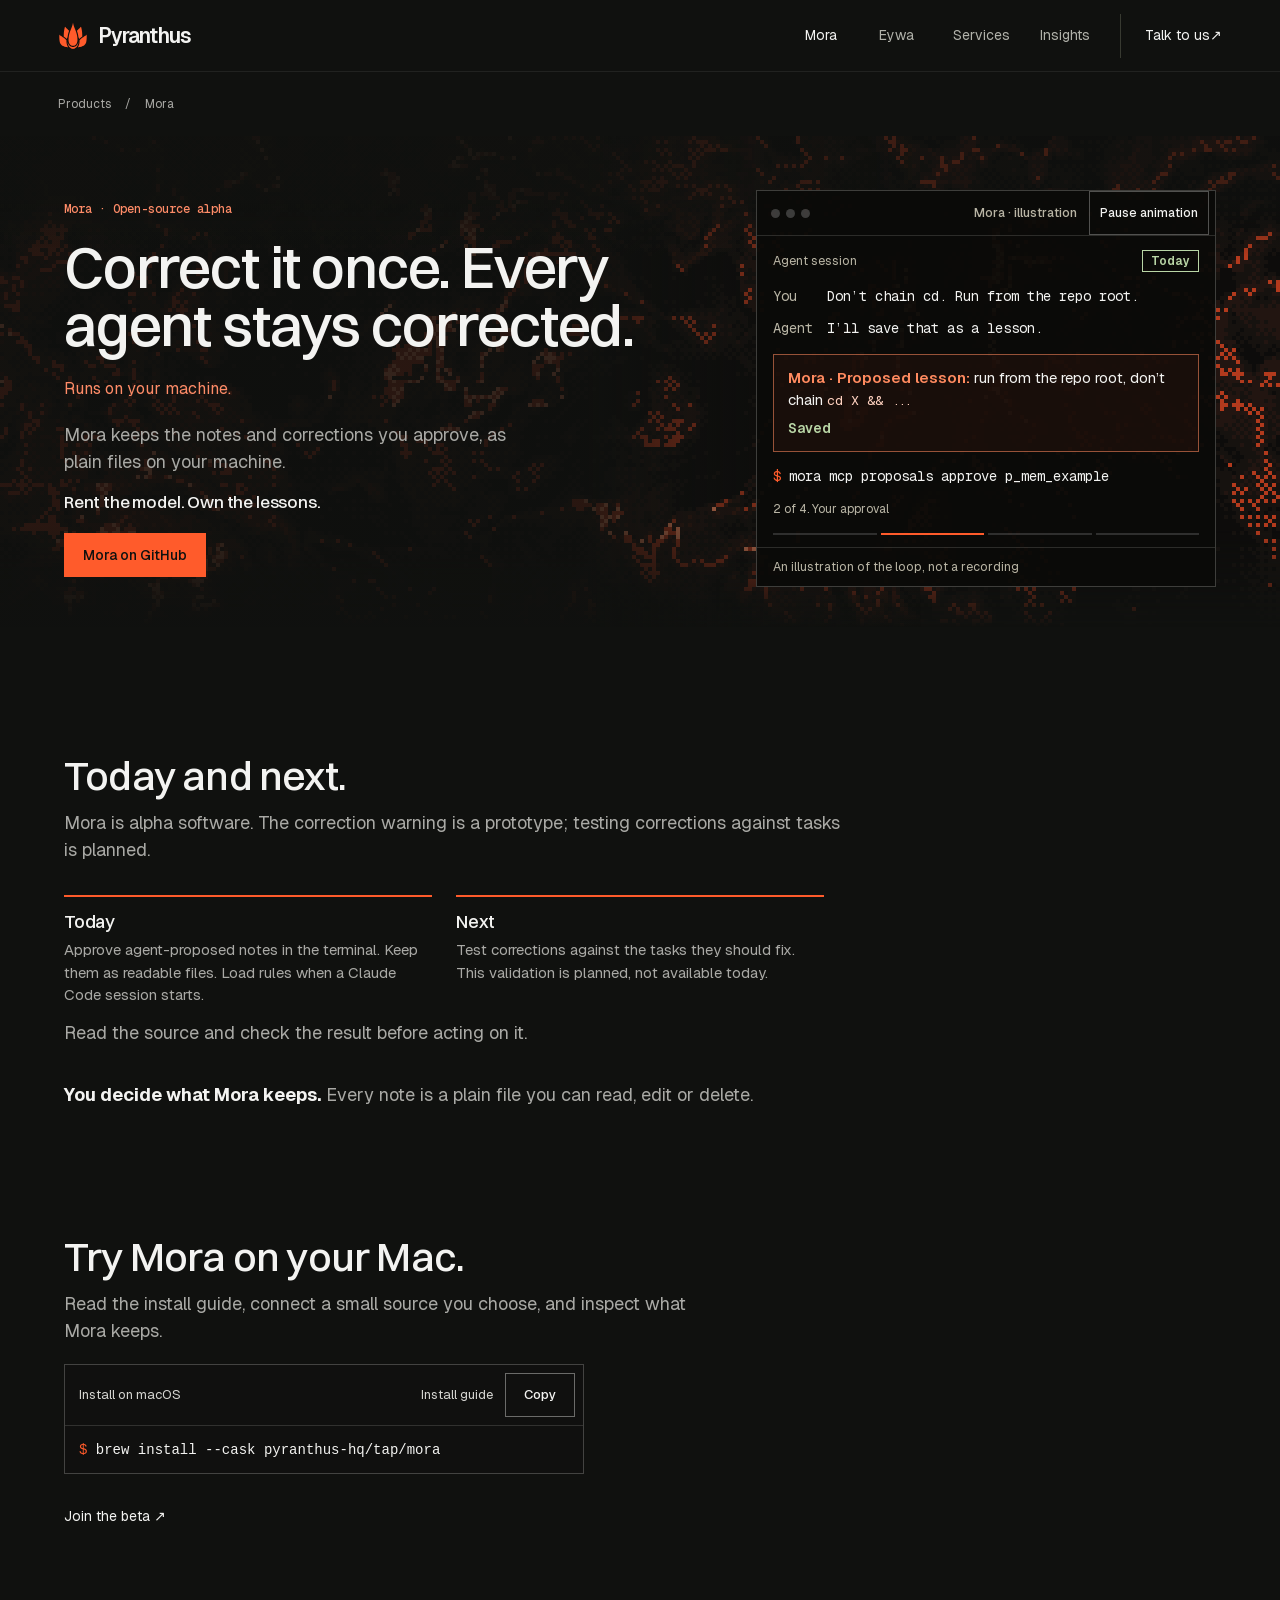
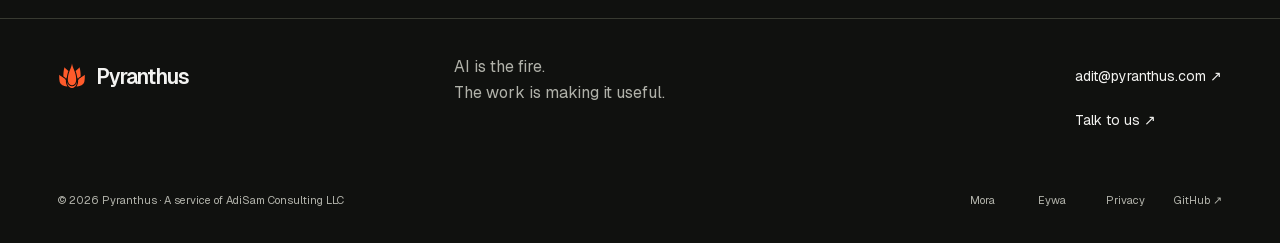
<file: products/mora/index.html>
<!DOCTYPE html><html lang="en" class="hL4kRG_variable wtcLsG_variable APw8lG_variable"><head><meta charSet="utf-8"/><meta name="viewport" content="width=device-width, initial-scale=1"/><link rel="preload" href="/_next/static/media/Switzer_500-s.p.3l_u-a-fiviai.woff2" as="font" crossorigin="" type="font/woff2"/><link rel="preload" href="/_next/static/media/geist_latin-s.p.3rd3ws2mg35i0.woff2" as="font" crossorigin="" type="font/woff2"/><link rel="preload" href="/_next/static/media/geist_mono_latin-s.p.3f30ggp2vw8zj.woff2" as="font" crossorigin="" type="font/woff2"/><link rel="preload" href="/pyranthus-P2-ember.svg" as="image"/><link rel="stylesheet" href="/_next/static/chunks/41qlxm-ccvlfj.css" data-precedence="next"/><link rel="stylesheet" href="/_next/static/chunks/17ht_4cuau84q.css" data-precedence="next"/><link rel="preload" as="script" fetchPriority="low" href="/_next/static/chunks/310vm2bl3xxpt.js"/><script src="/_next/static/chunks/1wnov70f88xjy.js" async=""></script><script src="/_next/static/chunks/34-s9nvef5sdp.js" async=""></script><script src="/_next/static/chunks/0c98xzjfks9hq.js" async=""></script><script src="/_next/static/chunks/turbopack-2u1d16houkiyo.js" async=""></script><script src="/_next/static/chunks/12iog7prox8u-.js" async=""></script><script src="/_next/static/chunks/1gyij1zcv8ajv.js" async=""></script><meta name="next-size-adjust" content=""/><meta name="theme-color" content="#10110f"/><title>Mora | Correct it once. Every agent stays corrected. | Pyranthus</title><meta name="description" content="Mora keeps the notes and corrections you approve, on your machine. Open-source alpha. You decide what it keeps."/><meta name="robots" content="noindex, nofollow"/><meta property="og:title" content="Pyranthus | AI tools for real work"/><meta property="og:description" content="Advisory. Engineering. Products. AI built around your business."/><meta property="og:type" content="website"/><meta name="twitter:card" content="summary"/><meta name="twitter:title" content="Pyranthus | AI tools for real work"/><meta name="twitter:description" content="Advisory. Engineering. Products. AI built around your business."/><link rel="icon" href="/icon.svg?icon.0gcv9bt5g5lt3.svg" sizes="any" type="image/svg+xml"/><script src="/_next/static/chunks/0cz1d0mv5g_q7.js" noModule=""></script></head><body><div hidden=""><!--$--><!--/$--></div><a class="skip" href="#main">Skip to content</a><header class="site-header"><div class="shell nav-wrap"><a class="brand" aria-label="Pyranthus home" href="/"><img src="/pyranthus-P2-ember.svg" alt="" width="30" height="30"/>Pyranthus</a><button class="menu-toggle" aria-expanded="false" aria-controls="primary-nav">Menu<span aria-hidden="true">+</span></button><nav id="primary-nav" aria-label="Main navigation" class="nav-links"><a aria-current="page" href="/products/mora/">Mora</a><a href="/products/eywa/">Eywa</a><a href="/practice/">Services</a><a href="/insights/">Insights</a><a class="nav-cta" href="/contact/">Talk to us <span aria-hidden="true">↗</span></a></nav></div></header><div class="_06co2W_root mora-product"><div class="product-breadcrumb shell"><a href="/products/">Products</a><span>/</span><span>Mora</span></div><main id="main"><header class="_06co2W_hero mora-hero" id="top"><canvas class="_06co2W_canvas" data-ember="true" aria-hidden="true"></canvas><div class="_06co2W_scrim" aria-hidden="true"></div><div class="_06co2W_heroBody _06co2W_wrap" data-ember-avoid="true"><div class="_06co2W_heroCopy"><p class="eyebrow">Mora · Open-source alpha</p><h1>Correct it once. Every agent stays corrected.</h1><p class="machine-line">Runs on your machine.</p><p class="_06co2W_lede">Mora keeps the notes and corrections you approve, as plain files on your machine.</p><p class="_06co2W_tagline">Rent the model. Own the lessons.</p><div class="_06co2W_actions"><a class="_06co2W_btn _06co2W_btnPrimary" href="https://github.com/pyranthus-hq/mora" target="_blank" rel="noopener noreferrer">Mora on GitHub</a></div></div><div class="_06co2W_heroVisual"><figure class="YRyQ9G_frame "><div class="YRyQ9G_titleBar"><span class="YRyQ9G_dots" aria-hidden="true"><i></i><i></i><i></i></span><span class="YRyQ9G_label">Mora · illustration</span></div><div class="YRyQ9G_stage"><div class="YRyQ9G_layer" data-beat="mistake" aria-hidden="true"><div class="YRyQ9G_head"><span class="YRyQ9G_session">Agent session</span><span class="YRyQ9G_chip" data-status="none">Before Mora</span></div><ol class="YRyQ9G_lines"><li class="YRyQ9G_item" data-kind="cmd" style="--i:0"><span class="YRyQ9G_text">cd app &amp;&amp; npm test</span></li><li class="YRyQ9G_item" data-kind="you" style="--i:1"><span class="YRyQ9G_who">You</span><span class="YRyQ9G_text">Don’t chain cd. Run from the repo root.</span></li></ol><span class="YRyQ9G_beatTitle">1<!-- --> of <!-- -->4<!-- -->. <!-- -->The mistake</span></div><div class="YRyQ9G_layer" data-active="true" data-beat="lesson" aria-hidden="true"><div class="YRyQ9G_head"><span class="YRyQ9G_session">Agent session</span><span class="YRyQ9G_chip" data-status="today">Today</span></div><ol class="YRyQ9G_lines"><li class="YRyQ9G_item" data-kind="you" style="--i:0"><span class="YRyQ9G_who">You</span><span class="YRyQ9G_text">Don’t chain cd. Run from the repo root.</span></li><li class="YRyQ9G_item" data-kind="agent" style="--i:1"><span class="YRyQ9G_who">Agent</span><span class="YRyQ9G_text">I’ll save that as a lesson.</span></li></ol><div class="YRyQ9G_card YRyQ9G_item" style="--i:2"><span class="YRyQ9G_cardText"><span class="YRyQ9G_cardTitle">Mora · <!-- -->Proposed lesson:</span> <!-- -->run from the repo root, don’t chain <code>cd X &amp;&amp; ...</code></span><span class="YRyQ9G_cardState" style="--i:4"><span data-approval-state="pending" class="YRyQ9G_pending">Waiting for your approval</span><span data-approval-state="saved" class="YRyQ9G_saved">Saved</span></span></div><ol class="YRyQ9G_lines"><li class="YRyQ9G_item" data-kind="cmd" style="--i:3"><span class="YRyQ9G_text">mora mcp proposals approve p_mem_example</span></li></ol><span class="YRyQ9G_beatTitle">2<!-- --> of <!-- -->4<!-- -->. <!-- -->Your approval</span></div><div class="YRyQ9G_layer" data-beat="fresh" aria-hidden="true"><div class="YRyQ9G_head"><span class="YRyQ9G_session">New session, next day</span><span class="YRyQ9G_chip" data-status="today">Today: session-start hook</span></div><ol class="YRyQ9G_lines"><li class="YRyQ9G_item" data-kind="mora" style="--i:0"><span class="YRyQ9G_who">Mora</span><span class="YRyQ9G_text">1 lesson loaded</span></li><li class="YRyQ9G_item" data-kind="you" style="--i:1"><span class="YRyQ9G_who">You</span><span class="YRyQ9G_text">Run the tests.</span></li></ol><span class="YRyQ9G_beatTitle">3<!-- --> of <!-- -->4<!-- -->. <!-- -->A fresh session</span></div><div class="YRyQ9G_layer" data-beat="action" aria-hidden="true"><div class="YRyQ9G_head"><span class="YRyQ9G_session">New session, next day</span><span class="YRyQ9G_chip" data-status="prototype">Prototype</span></div><ol class="YRyQ9G_lines"><li class="YRyQ9G_item" data-kind="cmd" style="--i:0"><span class="YRyQ9G_text">cd app &amp;&amp; npm test</span></li><li class="YRyQ9G_item" data-kind="mora" style="--i:1"><span class="YRyQ9G_who">Mora</span><span class="YRyQ9G_text">Lesson: run from the repo root</span></li><li class="YRyQ9G_item" data-kind="cmd" style="--i:2"><span class="YRyQ9G_text">npm test --prefix app</span></li></ol><span class="YRyQ9G_beatTitle">4<!-- --> of <!-- -->4<!-- -->. <!-- -->The moment of action</span></div></div><ol class="YRyQ9G_progress" aria-hidden="true"><li></li><li data-on="true"></li><li></li><li></li></ol><ol class="YRyQ9G_srOnly"><li>The mistake<!-- -->. <!-- -->Before Mora<!-- -->.<!-- --> <!-- -->cd app &amp;&amp; npm test You: Don’t chain cd. Run from the repo root.</li><li>Your approval<!-- -->. <!-- -->Today<!-- -->.<!-- --> <!-- -->You: Don’t chain cd. Run from the repo root. Agent: I’ll save that as a lesson.<!-- --> Mora, Proposed lesson: run from the repo root, don’t chain cd X &amp;&amp; .... Waiting for your approval mora mcp proposals approve p_mem_example Saved</li><li>A fresh session<!-- -->. <!-- -->Today: session-start hook<!-- -->.<!-- --> <!-- -->Mora: 1 lesson loaded You: Run the tests.</li><li>The moment of action<!-- -->. <!-- -->Prototype<!-- -->.<!-- --> <!-- -->cd app &amp;&amp; npm test Mora: Lesson: run from the repo root npm test --prefix app</li></ol><figcaption class="YRyQ9G_caption">An illustration of the loop, not a recording</figcaption></figure></div></div></header><section class="_06co2W_section _06co2W_wrap mora-availability"><h2>Today. Next. Your decision.</h2><section class="_06co2W_section _06co2W_wrap" id="vision" aria-labelledby="vision-title"><h2 id="vision-title">Today and next.</h2><p>Mora is alpha software. The correction warning is a prototype; testing corrections against tasks is planned.</p><ol class="_06co2W_steps"><li><h3>Today</h3><p>Approve agent-proposed notes in the terminal. Keep them as readable files. Load rules when a Claude Code session starts.</p></li><li><h3>Next</h3><p>Test corrections against the tasks they should fix. This validation is planned, not available today.</p></li></ol><p>Read the source and check the result before acting on it.</p></section><p class="ownership-copy"><strong>You decide what Mora keeps.</strong> <!-- -->Every note is a plain file you can read, edit or delete.</p></section><section class="_06co2W_section _06co2W_wrap mora-install"><h2>Try Mora on your Mac.</h2><p>Read the install guide, connect a small source you choose, and inspect what Mora keeps.</p><div class="_06co2W_install"><div class="_06co2W_installHead"><span>Install on macOS</span><a class="_06co2W_installMore" href="https://github.com/pyranthus-hq/mora#start-on-macos" target="_blank" rel="noopener noreferrer">Install guide</a><button type="button" class="_06co2W_copyBtn" aria-label="Copy install command"><span class="_06co2W_copyLabel" aria-hidden="true">Copy</span><span class="_06co2W_copyLabel" aria-hidden="true">Copied</span></button><span class="_06co2W_srOnly" aria-live="polite"></span></div><pre class="_06co2W_installCode"><code><span class="_06co2W_installLine"><span class="_06co2W_installWord">brew</span><span class="_06co2W_installWord"> <!-- -->install</span><span class="_06co2W_installWord"> <!-- -->--cask</span><span class="_06co2W_installWord"> <!-- -->pyranthus-hq/tap/mora</span>
</span></code></pre></div><a class="text-link" href="https://tally.so/r/gbbVaP" target="_blank" rel="noreferrer">Join the beta ↗</a></section></main></div><!--$--><!--/$--><footer class="site-footer"><div class="shell"><div class="footer-top"><a class="brand" href="/"><img src="/pyranthus-P2-ember.svg" width="28" height="28" alt=""/>Pyranthus</a><p>AI is the fire.<br/>The work is making it useful.</p><div><a href="mailto:adit@pyranthus.com">adit@pyranthus.com ↗</a><a href="/contact/">Talk to us ↗</a></div></div><div class="footer-bottom"><span>© <!-- -->2026<!-- --> Pyranthus · A service of AdiSam Consulting LLC</span><div><a href="/products/mora/">Mora</a><a href="/products/eywa/">Eywa</a><a href="/privacy/">Privacy</a><a href="https://github.com/pyranthus-hq" target="_blank" rel="noreferrer">GitHub ↗</a></div></div></div></footer><script id="_R_">(globalThis["TURBOPACK"] || (globalThis["TURBOPACK"] = [])).push({"otherChunks":["static/chunks/310vm2bl3xxpt.js","static/chunks/1wnov70f88xjy.js","static/chunks/34-s9nvef5sdp.js","static/chunks/0c98xzjfks9hq.js"],"runtimeModuleIds":[94553]});</script><script src="/_next/static/chunks/310vm2bl3xxpt.js" async=""></script><script>(self.__next_f=self.__next_f||[]).push([0])</script><script>self.__next_f.push([1,"1:\"$Sreact.fragment\"\n2:\"/_next/static/chunks/12iog7prox8u-.js\"\n3:I[36852,[\"$2\"],\"default\"]\n4:I[39756,[\"$2\"],\"default\"]\n5:I[37457,[\"$2\"],\"default\"]\n6:I[22016,[\"$2\"],\"\"]\nb:\"/_next/static/chunks/1gyij1zcv8ajv.js\"\nc:I[35570,[\"$2\",\"$b\"],\"default\"]\n13:\"ViewportBoundary\"\n14:I[97367,[\"$2\"],\"$13\"]\n16:\"MetadataBoundary\"\n17:I[97367,[\"$2\"],\"$16\"]\n18:\"$Sreact.suspense\"\n1a:I[68027,[\"$2\"],\"default\",1]\n:HL[\"/_next/static/chunks/41qlxm-ccvlfj.css\",\"style\"]\n:HL[\"/_next/static/media/Switzer_500-s.p.3l_u-a-fiviai.woff2\",\"font\",{\"crossOrigin\":\"\",\"type\":\"font/woff2\"}]\n:HL[\"/_next/static/media/geist_latin-s.p.3rd3ws2mg35i0.woff2\",\"font\",{\"crossOrigin\":\"\",\"type\":\"font/woff2\"}]\n:HL[\"/_next/static/media/geist_mono_latin-s.p.3f30ggp2vw8zj.woff2\",\"font\",{\"crossOrigin\":\"\",\"type\":\"font/woff2\"}]\n:HL[\"/_next/static/chunks/17ht_4cuau84q.css\",\"style\"]\n:HL[\"/pyranthus-P2-ember.svg\",\"image\"]\n8:X\n"])</script><script>self.__next_f.push([1,"a:[[\"children\",{\"s\":\"__PAGE__\",\"h\":512,\"d\":{\"r\":[\"$\",\"$1\",\"c\",{\"children\":[[\"$\",\"div\",null,{\"className\":\"_06co2W_root mora-product\",\"children\":[[\"$\",\"div\",null,{\"className\":\"product-breadcrumb shell\",\"children\":[[\"$\",\"a\",null,{\"href\":\"/products/\",\"children\":\"Products\"}],[\"$\",\"span\",null,{\"children\":\"/\"}],[\"$\",\"span\",null,{\"children\":\"Mora\"}]]}],[\"$\",\"main\",null,{\"id\":\"main\",\"children\":[[\"$\",\"header\",null,{\"className\":\"_06co2W_hero mora-hero\",\"id\":\"top\",\"children\":[[\"$\",\"canvas\",null,{\"className\":\"_06co2W_canvas\",\"data-ember\":true,\"aria-hidden\":\"true\"}],[\"$\",\"div\",null,{\"className\":\"_06co2W_scrim\",\"aria-hidden\":\"true\"}],[\"$\",\"div\",null,{\"className\":\"_06co2W_heroBody _06co2W_wrap\",\"data-ember-avoid\":true,\"children\":[[\"$\",\"div\",null,{\"className\":\"_06co2W_heroCopy\",\"children\":[[\"$\",\"p\",null,{\"className\":\"eyebrow\",\"children\":\"Mora · Open-source alpha\"}],[\"$\",\"h1\",null,{\"children\":\"Correct it once. Every agent stays corrected.\"}],[\"$\",\"p\",null,{\"className\":\"machine-line\",\"children\":\"Runs on your machine.\"}],[\"$\",\"p\",null,{\"className\":\"_06co2W_lede\",\"children\":\"Mora keeps the notes and corrections you approve, as plain files on your machine.\"}],[\"$\",\"p\",null,{\"className\":\"_06co2W_tagline\",\"children\":\"Rent the model. Own the lessons.\"}],[\"$\",\"div\",null,{\"className\":\"_06co2W_actions\",\"children\":[\"$\",\"a\",null,{\"className\":\"_06co2W_btn _06co2W_btnPrimary\",\"href\":\"https://github.com/pyranthus-hq/mora\",\"target\":\"_blank\",\"rel\":\"noopener noreferrer\",\"children\":\"Mora on GitHub\"}]}]]}],[\"$\",\"div\",null,{\"className\":\"_06co2W_heroVisual\",\"children\":[\"$\",\"$Lc\",null,{\"loop\":{\"label\":\"Mora · illustration\",\"caption\":\"An illustration of the loop, not a recording\",\"pause\":\"Pause animation\",\"play\":\"Play animation\",\"stillBeat\":1,\"beats\":[{\"id\":\"mistake\",\"title\":\"The mistake\",\"session\":\"Agent session\",\"ms\":2600,\"chip\":{\"status\":\"none\",\"text\":\"Before Mora\"},\"lines\":[{\"kind\":\"cmd\",\"text\":\"cd app \u0026\u0026 npm test\"},{\"kind\":\"you\",\"text\":\"Don’t chain cd. Run from the repo root.\"}]},{\"id\":\"lesson\",\"title\":\"Your approval\",\"session\":\"Agent session\",\"ms\":4200,\"chip\":{\"status\":\"today\",\"text\":\"Today\"},\"lines\":[{\"kind\":\"you\",\"text\":\"Don’t chain cd. Run from the repo root.\"},{\"kind\":\"agent\",\"text\":\"I’ll save that as a lesson.\"}],\"card\":{\"title\":\"Proposed lesson:\",\"text\":\"run from the repo root, don’t chain `cd X \u0026\u0026 ...`\",\"pending\":\"Waiting for your approval\",\"saved\":\"Saved\"},\"after\":[{\"kind\":\"cmd\",\"text\":\"mora mcp proposals approve p_mem_example\"}]},{\"id\":\"fresh\",\"title\":\"A fresh session\",\"session\":\"New session, next day\",\"ms\":2600,\"chip\":{\"status\":\"today\",\"text\":\"Today: session-start hook\"},\"lines\":[{\"kind\":\"mora\",\"text\":\"1 lesson loaded\"},{\"kind\":\"you\",\"text\":\"Run the tests.\"}]},{\"id\":\"action\",\"title\":\"The moment of action\",\"session\":\"New session, next day\",\"ms\":3200,\"chip\":{\"status\":\"prototype\",\"text\":\"Prototype\"},\"lines\":[{\"kind\":\"cmd\",\"text\":\"cd app \u0026\u0026 npm test\"},{\"kind\":\"mora\",\"text\":\"Lesson: run from the repo root\"},{\"kind\":\"cmd\",\"text\":\"npm test --prefix app\"}]}]}}]}]]}]]}],\"$Ld\",\"$Le\"]}],\"$Lf\"]}],[\"$L10\",\"$L11\"],\"$L12\"]}],\"p\":false,\"v\":null}}]]\n"])</script><script>self.__next_f.push([1,"9:[[\"children\",{\"s\":\"mora\",\"h\":512,\"d\":{\"r\":[\"$\",\"$1\",\"c\",{\"children\":[null,[\"$\",\"$L4\",null,{\"parallelRouterKey\":\"children\",\"error\":\"$undefined\",\"errorStyles\":\"$undefined\",\"errorScripts\":\"$undefined\",\"template\":[\"$\",\"$L5\",null,{}],\"templateStyles\":\"$undefined\",\"templateScripts\":\"$undefined\",\"notFound\":\"$undefined\",\"forbidden\":\"$undefined\",\"unauthorized\":\"$undefined\"}]]}],\"p\":false,\"v\":\"$8\"},\"c\":\"$Qa\"}]]\n7:[[\"children\",{\"s\":\"products\",\"h\":512,\"d\":{\"r\":[\"$\",\"$1\",\"c\",{\"children\":[null,[\"$\",\"$L4\",null,{\"parallelRouterKey\":\"children\",\"error\":\"$undefined\",\"errorStyles\":\"$undefined\",\"errorScripts\":\"$undefined\",\"template\":[\"$\",\"$L5\",null,{}],\"templateStyles\":\"$undefined\",\"templateScripts\":\"$undefined\",\"notFound\":\"$undefined\",\"forbidden\":\"$undefined\",\"unauthorized\":\"$undefined\"}]]}],\"p\":false,\"v\":\"$8\"},\"c\":\"$Q9\"}]]\n"])</script><script>self.__next_f.push([1,"0:{\"P\":null,\"c\":[\"\",\"products\",\"mora\",\"\"],\"q\":\"\",\"i\":false,\"t\":{\"t\":{\"s\":\"\",\"h\":528,\"d\":{\"r\":[\"$\",\"$1\",\"c\",{\"children\":[[[\"$\",\"link\",\"0\",{\"rel\":\"stylesheet\",\"href\":\"/_next/static/chunks/41qlxm-ccvlfj.css\",\"precedence\":\"next\",\"crossOrigin\":\"$undefined\",\"nonce\":\"$undefined\"}],[\"$\",\"script\",\"script-0\",{\"src\":\"/_next/static/chunks/12iog7prox8u-.js\",\"async\":true,\"nonce\":\"$undefined\"}]],[\"$\",\"html\",null,{\"lang\":\"en\",\"className\":\"hL4kRG_variable wtcLsG_variable APw8lG_variable\",\"children\":[\"$\",\"body\",null,{\"children\":[[\"$\",\"a\",null,{\"className\":\"skip\",\"href\":\"#main\",\"children\":\"Skip to content\"}],[\"$\",\"$L3\",null,{}],[\"$\",\"$L4\",null,{\"parallelRouterKey\":\"children\",\"error\":\"$undefined\",\"errorStyles\":\"$undefined\",\"errorScripts\":\"$undefined\",\"template\":[\"$\",\"$L5\",null,{}],\"templateStyles\":\"$undefined\",\"templateScripts\":\"$undefined\",\"notFound\":[[\"$\",\"main\",null,{\"id\":\"main\",\"className\":\"shell page-intro\",\"children\":[[\"$\",\"p\",null,{\"className\":\"eyebrow\",\"children\":\"Page not found\"}],[\"$\",\"h1\",null,{\"children\":[\"Let’s get you\",[\"$\",\"br\",null,{}],\"back to the work.\"]}],[\"$\",\"p\",null,{\"className\":\"intro-body\",\"children\":\"This address doesn’t have a page.\"}],[\"$\",\"$L6\",null,{\"className\":\"button primary\",\"href\":\"/\",\"children\":\"Pyranthus home ↗\"}]]}],[]],\"forbidden\":\"$undefined\",\"unauthorized\":\"$undefined\"}],[\"$\",\"footer\",null,{\"className\":\"site-footer\",\"children\":[\"$\",\"div\",null,{\"className\":\"shell\",\"children\":[[\"$\",\"div\",null,{\"className\":\"footer-top\",\"children\":[[\"$\",\"$L6\",null,{\"className\":\"brand\",\"href\":\"/\",\"children\":[[\"$\",\"img\",null,{\"src\":\"/pyranthus-P2-ember.svg\",\"width\":\"28\",\"height\":\"28\",\"alt\":\"\"}],\"Pyranthus\"]}],[\"$\",\"p\",null,{\"children\":[\"AI is the fire.\",[\"$\",\"br\",null,{}],\"The work is making it useful.\"]}],[\"$\",\"div\",null,{\"children\":[[\"$\",\"a\",null,{\"href\":\"mailto:adit@pyranthus.com\",\"children\":\"adit@pyranthus.com ↗\"}],[\"$\",\"$L6\",null,{\"href\":\"/contact/\",\"children\":\"Talk to us ↗\"}]]}]]}],[\"$\",\"div\",null,{\"className\":\"footer-bottom\",\"children\":[[\"$\",\"span\",null,{\"children\":[\"© \",2026,\" Pyranthus · A service of AdiSam Consulting LLC\"]}],[\"$\",\"div\",null,{\"children\":[[\"$\",\"$L6\",null,{\"href\":\"/products/mora/\",\"children\":\"Mora\"}],[\"$\",\"$L6\",null,{\"href\":\"/products/eywa/\",\"children\":\"Eywa\"}],[\"$\",\"$L6\",null,{\"href\":\"/privacy/\",\"children\":\"Privacy\"}],[\"$\",\"a\",null,{\"href\":\"https://github.com/pyranthus-hq\",\"target\":\"_blank\",\"rel\":\"noreferrer\",\"children\":\"GitHub ↗\"}]]}]]}]]}]}]]}]}]]}],\"p\":false,\"v\":null},\"c\":\"$Q7\"},\"h\":{\"r\":[\"$\",\"$1\",\"h\",{\"children\":[null,[\"$\",\"$L14\",null,{\"children\":\"$L15\"}],[\"$\",\"$L17\",null,{\"children\":[[\"$\",\"div\",null,{\"hidden\":true,\"children\":[\"$\",\"$18\",null,{\"name\":\"Next.Metadata\",\"children\":\"$L19\"}]}],null]}],[\"$\",\"meta\",null,{\"name\":\"next-size-adjust\",\"content\":\"\"}]]}],\"p\":false,\"v\":null}},\"m\":\"$undefined\",\"G\":[\"$1a\",[[\"$\",\"link\",\"0\",{\"rel\":\"stylesheet\",\"href\":\"/_next/static/chunks/41qlxm-ccvlfj.css\",\"precedence\":\"next\",\"crossOrigin\":\"$undefined\",\"nonce\":\"$undefined\"}]]],\"S\":true,\"r\":\"$undefined\",\"s\":\"$undefined\",\"a\":\"$undefined\",\"l\":\"$undefined\",\"p\":\"$undefined\",\"d\":\"$undefined\",\"b\":\"9vuDhtbtjvVZ7oF1GINYZ\"}\n"])</script><script>self.__next_f.push([1,"1b:I[45202,[\"$2\",\"$b\"],\"default\"]\n1c:I[64885,[\"$2\",\"$b\"],\"default\"]\n1d:I[97367,[\"$2\"],\"OutletBoundary\"]\n8:C\nd:[\"$\",\"section\",null,{\"className\":\"_06co2W_section _06co2W_wrap mora-availability\",\"children\":[[\"$\",\"h2\",null,{\"children\":\"Today. Next. Your decision.\"}],[\"$\",\"section\",null,{\"className\":\"_06co2W_section _06co2W_wrap\",\"id\":\"vision\",\"aria-labelledby\":\"vision-title\",\"children\":[[\"$\",\"h2\",null,{\"id\":\"vision-title\",\"children\":\"Today and next.\"}],[\"$\",\"p\",null,{\"children\":\"Mora is alpha software. The correction warning is a prototype; testing corrections against tasks is planned.\"}],[\"$\",\"ol\",null,{\"className\":\"_06co2W_steps\",\"children\":[[\"$\",\"li\",\"Today\",{\"children\":[[\"$\",\"h3\",null,{\"children\":\"Today\"}],[\"$\",\"p\",null,{\"children\":\"Approve agent-proposed notes in the terminal. Keep them as readable files. Load rules when a Claude Code session starts.\"}]]}],[\"$\",\"li\",\"Next\",{\"children\":[[\"$\",\"h3\",null,{\"children\":\"Next\"}],[\"$\",\"p\",null,{\"children\":\"Test corrections against the tasks they should fix. This validation is planned, not available today.\"}]]}]]}],[\"$\",\"p\",null,{\"children\":\"Read the source and check the result before acting on it.\"}]]}],[\"$\",\"p\",null,{\"className\":\"ownership-copy\",\"children\":[[\"$\",\"strong\",null,{\"children\":\"You decide what Mora keeps.\"}],\" \",\"Every note is a plain file you can read, edit or delete.\"]}]]}]\ne:[\"$\",\"section\",null,{\"className\":\"_06co2W_section _06co2W_wrap mora-install\",\"children\":[[\"$\",\"h2\",null,{\"children\":\"Try Mora on your Mac.\"}],[\"$\",\"p\",null,{\"children\":\"Read the install guide, connect a small source you choose, and inspect what Mora keeps.\"}],[\"$\",\"$L1b\",null,{\"install\":{\"label\":\"Install on macOS\",\"lines\":[\"brew install --cask pyranthus-hq/tap/mora\"],\"copy\":\"Copy\",\"copied\":\"Copied\",\"source\":{\"label\":\"Install guide\",\"href\":\"https://github.com/pyranthus-hq/mora#start-on-macos\",\"external\":true}}}],[\"$\",\"a\",null,{\"className\":\"text-link\",\"href\":\"https://tally.so/r/gbbVaP\",\"target\":\"_blank\",\"rel\":\"noreferrer\",\"children\":\"Join the beta ↗\"}]]}]\nf:[\"$\",\"$L1c\",null,{}]\n10:[\"$\",\"link\",\"0\",{\"rel\":\"stylesheet\",\"href\":\"/_next/static/chunks/17ht_4cuau84q.css\",\"precedence\":\"next\",\"crossOrigin\":\"$undefined\",\"nonce\":\"$undefined\"}]\n11:[\"$\",\"script\",\"script-0\",{\"src\":\"/_next/static/chunks/1gyij1zcv8ajv.js\",\"async\":true,\"nonce\":\"$undefined\"}]\n12:[\"$\",\"$L1d\",null,{\"children\":[\"$\",\"$18\",null,{\"name\":\"Next.MetadataOutlet\",\"children\":\"$@1e\"}]}]\n"])</script><script>self.__next_f.push([1,"15:[[\"$\",\"meta\",\"0\",{\"charSet\":\"utf-8\"}],[\"$\",\"meta\",\"1\",{\"name\":\"viewport\",\"content\":\"width=device-width, initial-scale=1\"}],[\"$\",\"meta\",\"2\",{\"name\":\"theme-color\",\"content\":\"#10110f\"}]]\n"])</script><script>self.__next_f.push([1,"1f:I[27201,[\"$2\"],\"IconMark\"]\n19:[[\"$\",\"title\",\"0\",{\"children\":\"Mora | Correct it once. Every agent stays corrected. | Pyranthus\"}],[\"$\",\"meta\",\"1\",{\"name\":\"description\",\"content\":\"Mora keeps the notes and corrections you approve, on your machine. Open-source alpha. You decide what it keeps.\"}],[\"$\",\"meta\",\"2\",{\"name\":\"robots\",\"content\":\"noindex, nofollow\"}],[\"$\",\"meta\",\"3\",{\"property\":\"og:title\",\"content\":\"Pyranthus | AI tools for real work\"}],[\"$\",\"meta\",\"4\",{\"property\":\"og:description\",\"content\":\"Advisory. Engineering. Products. AI built around your business.\"}],[\"$\",\"meta\",\"5\",{\"property\":\"og:type\",\"content\":\"website\"}],[\"$\",\"meta\",\"6\",{\"name\":\"twitter:card\",\"content\":\"summary\"}],[\"$\",\"meta\",\"7\",{\"name\":\"twitter:title\",\"content\":\"Pyranthus | AI tools for real work\"}],[\"$\",\"meta\",\"8\",{\"name\":\"twitter:description\",\"content\":\"Advisory. Engineering. Products. AI built around your business.\"}],[\"$\",\"link\",\"9\",{\"rel\":\"icon\",\"href\":\"/icon.svg?icon.0gcv9bt5g5lt3.svg\",\"sizes\":\"any\",\"type\":\"image/svg+xml\"}],[\"$\",\"$L1f\",\"10\",{}]]\n1e:null\n"])</script></body></html>
</file>
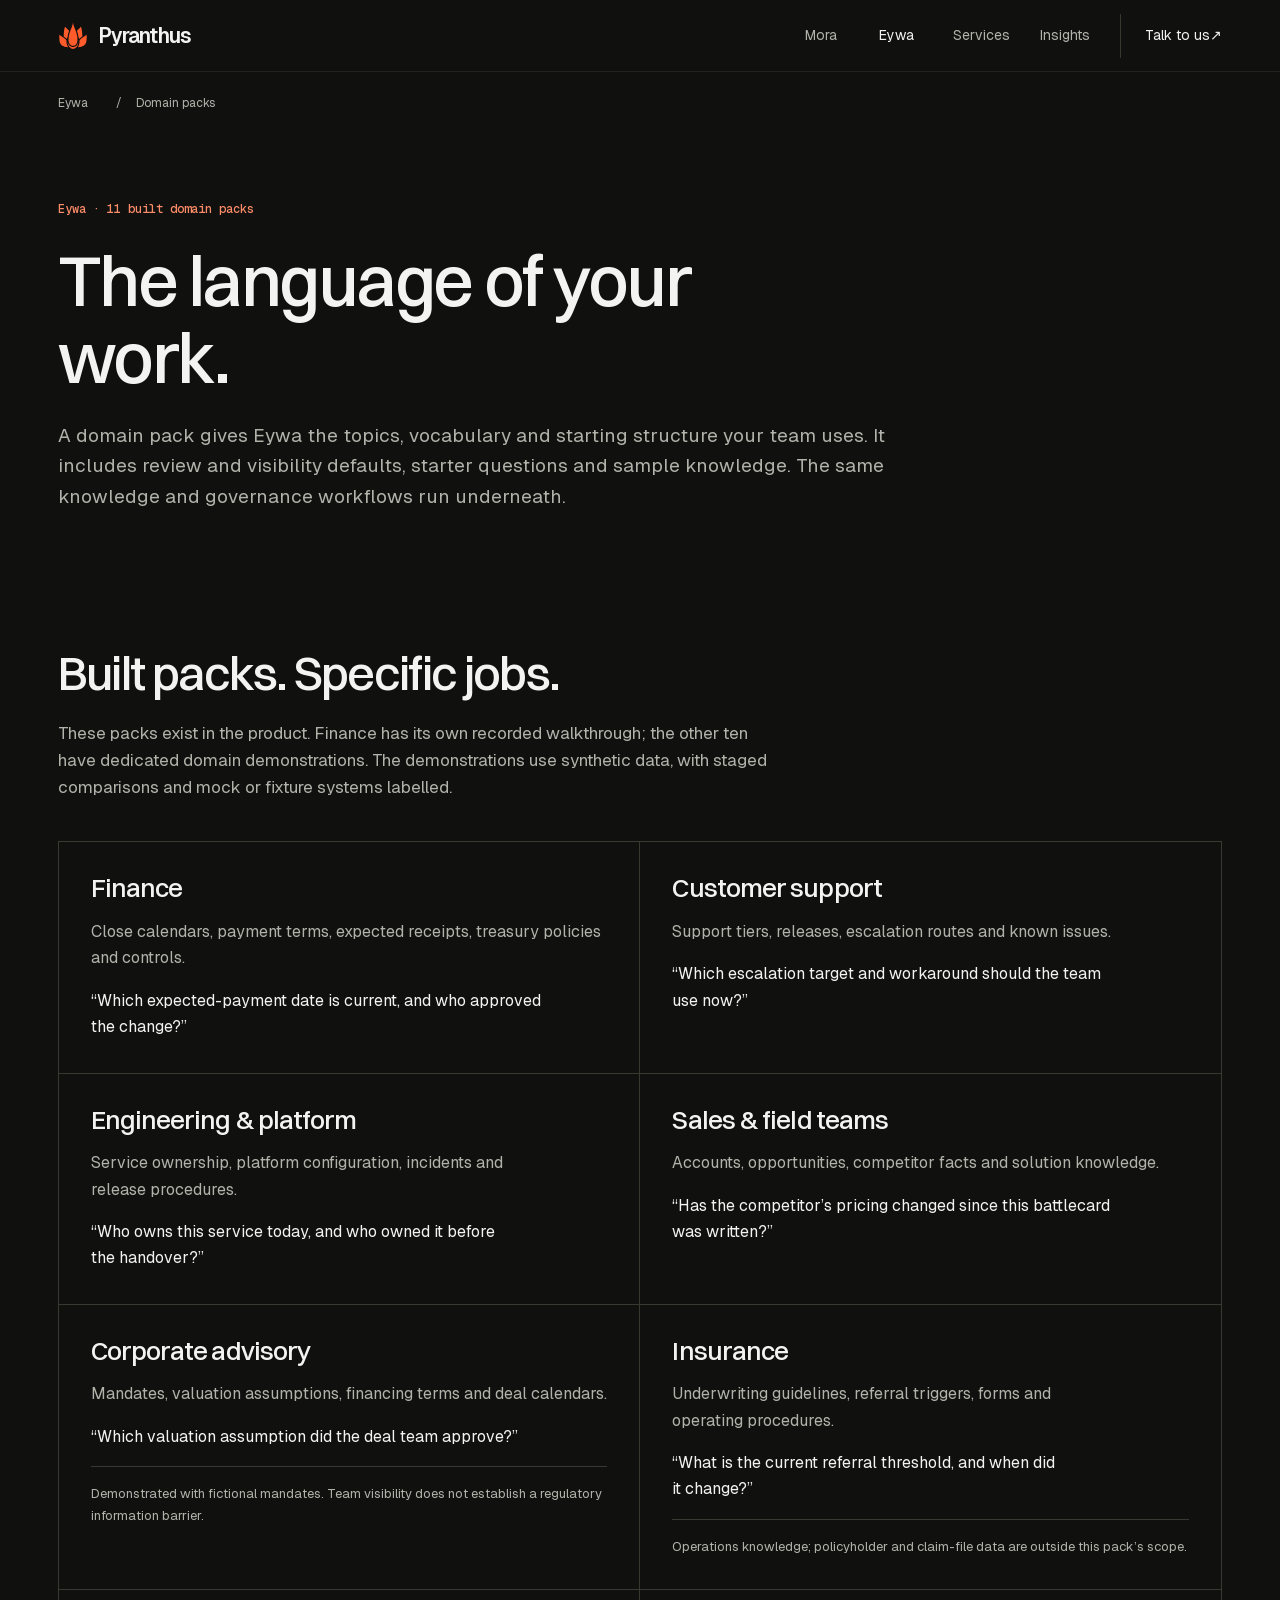
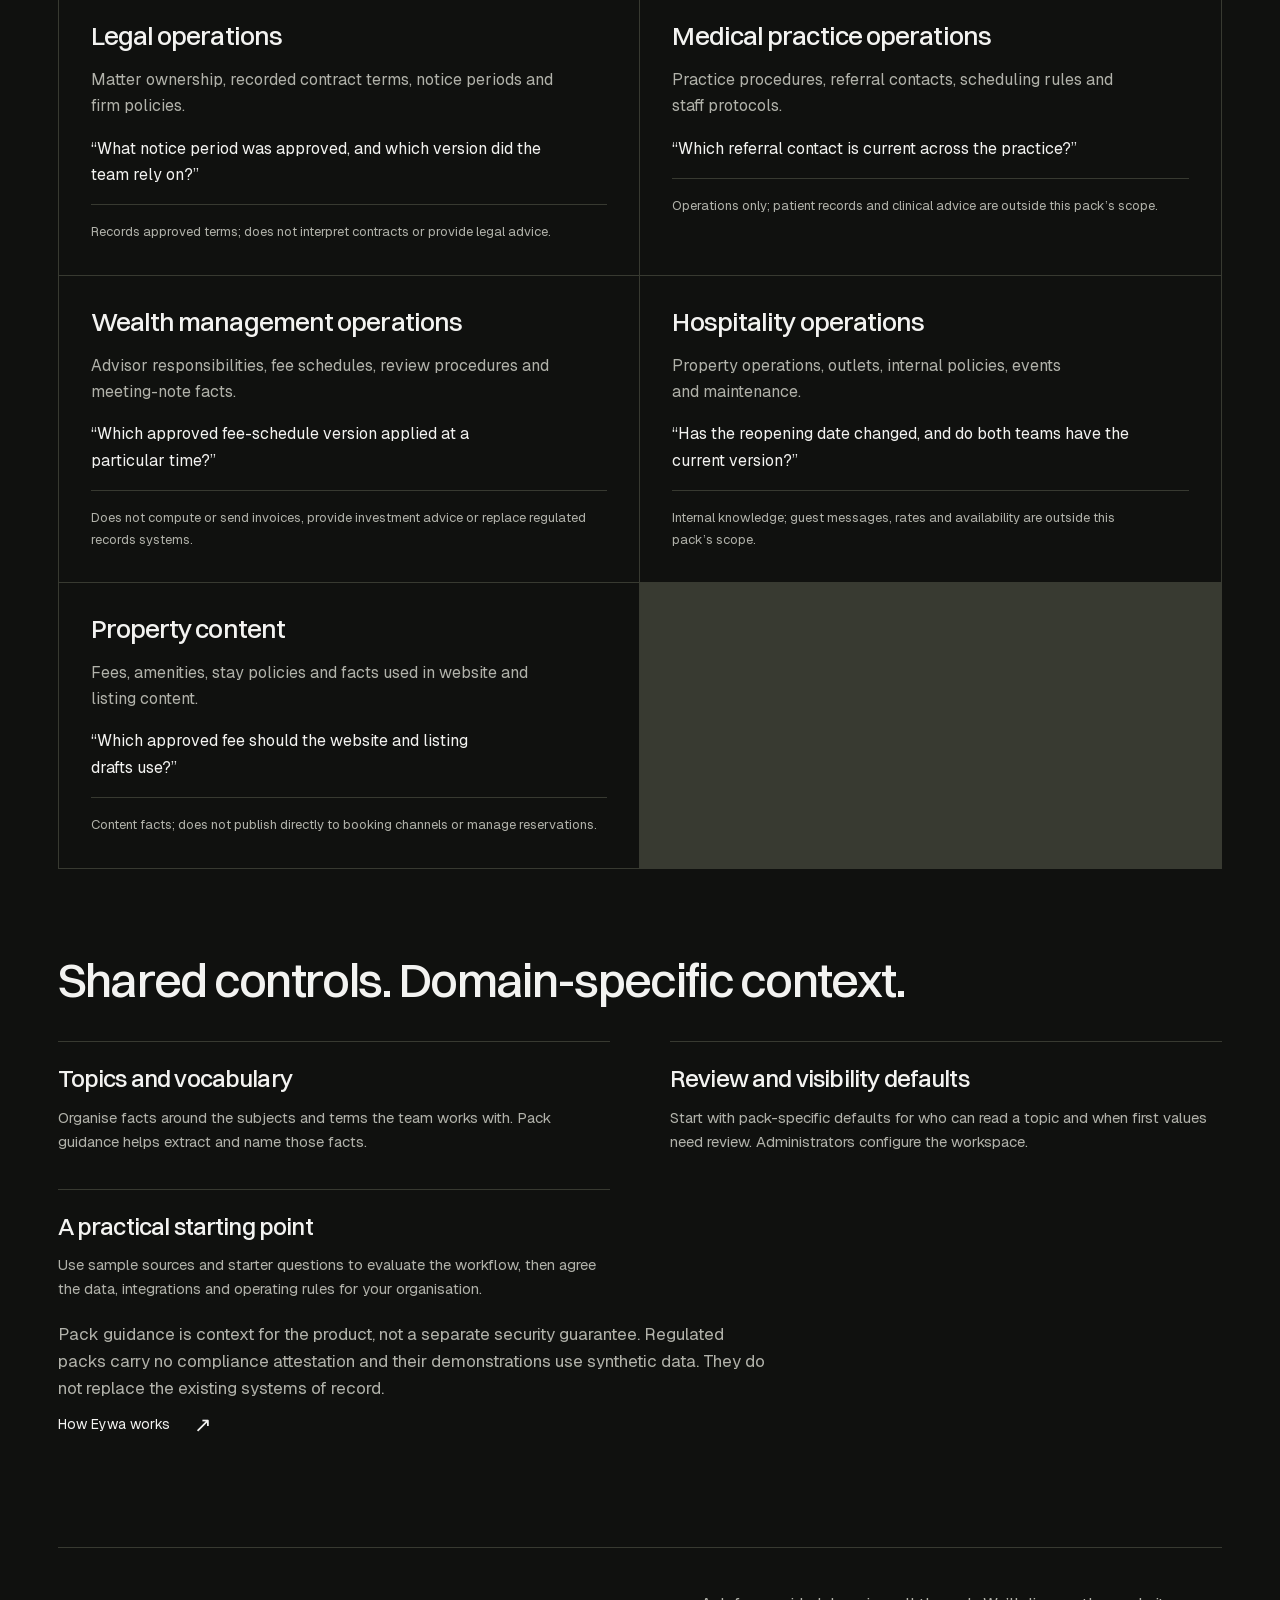
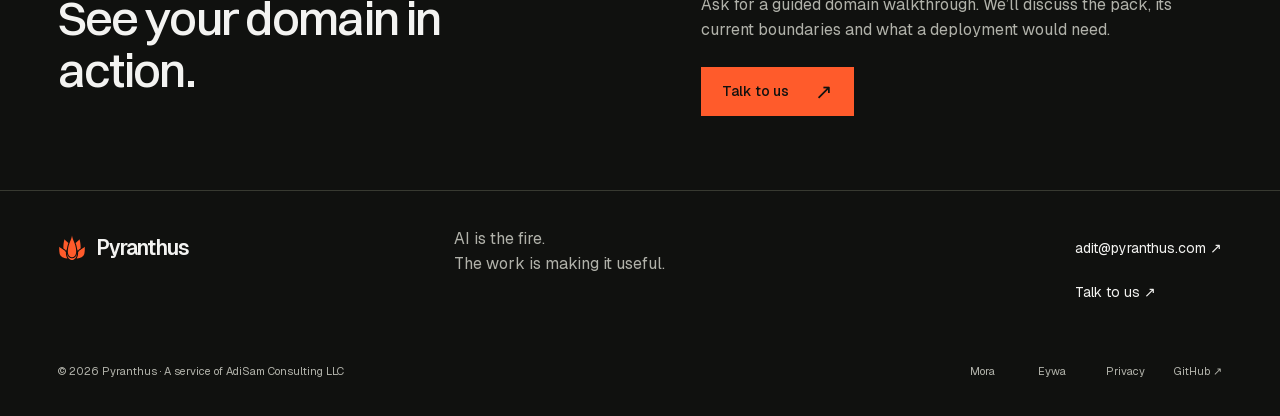
<file: products/eywa/domains/index.html>
<!DOCTYPE html><html lang="en" class="hL4kRG_variable wtcLsG_variable APw8lG_variable"><head><meta charSet="utf-8"/><meta name="viewport" content="width=device-width, initial-scale=1"/><link rel="preload" href="/_next/static/media/Switzer_500-s.p.3l_u-a-fiviai.woff2" as="font" crossorigin="" type="font/woff2"/><link rel="preload" href="/_next/static/media/geist_latin-s.p.3rd3ws2mg35i0.woff2" as="font" crossorigin="" type="font/woff2"/><link rel="preload" href="/_next/static/media/geist_mono_latin-s.p.3f30ggp2vw8zj.woff2" as="font" crossorigin="" type="font/woff2"/><link rel="preload" href="/pyranthus-P2-ember.svg" as="image"/><link rel="stylesheet" href="/_next/static/chunks/41qlxm-ccvlfj.css" data-precedence="next"/><link rel="stylesheet" href="/_next/static/chunks/17ht_4cuau84q.css" data-precedence="next"/><link rel="preload" as="script" fetchPriority="low" href="/_next/static/chunks/310vm2bl3xxpt.js"/><script src="/_next/static/chunks/1wnov70f88xjy.js" async=""></script><script src="/_next/static/chunks/34-s9nvef5sdp.js" async=""></script><script src="/_next/static/chunks/0c98xzjfks9hq.js" async=""></script><script src="/_next/static/chunks/turbopack-2u1d16houkiyo.js" async=""></script><script src="/_next/static/chunks/12iog7prox8u-.js" async=""></script><script src="/_next/static/chunks/43823cdczvysy.js" async=""></script><meta name="next-size-adjust" content=""/><meta name="theme-color" content="#10110f"/><title>Eywa domain packs | Pyranthus</title><meta name="description" content="Eleven built Eywa domain packs configure topics, vocabulary, review and visibility defaults for company knowledge. Explore their practical scope."/><meta name="robots" content="noindex, nofollow"/><meta property="og:title" content="Pyranthus | AI tools for real work"/><meta property="og:description" content="Advisory. Engineering. Products. AI built around your business."/><meta property="og:type" content="website"/><meta name="twitter:card" content="summary"/><meta name="twitter:title" content="Pyranthus | AI tools for real work"/><meta name="twitter:description" content="Advisory. Engineering. Products. AI built around your business."/><link rel="icon" href="/icon.svg?icon.0gcv9bt5g5lt3.svg" sizes="any" type="image/svg+xml"/><script src="/_next/static/chunks/0cz1d0mv5g_q7.js" noModule=""></script></head><body><div hidden=""><!--$--><!--/$--></div><a class="skip" href="#main">Skip to content</a><header class="site-header"><div class="shell nav-wrap"><a class="brand" aria-label="Pyranthus home" href="/"><img src="/pyranthus-P2-ember.svg" alt="" width="30" height="30"/>Pyranthus</a><button class="menu-toggle" aria-expanded="false" aria-controls="primary-nav">Menu<span aria-hidden="true">+</span></button><nav id="primary-nav" aria-label="Main navigation" class="nav-links"><a href="/products/mora/">Mora</a><a aria-current="page" href="/products/eywa/">Eywa</a><a href="/practice/">Services</a><a href="/insights/">Insights</a><a class="nav-cta" href="/contact/">Talk to us <span aria-hidden="true">↗</span></a></nav></div></header><main id="main"><div class="product-breadcrumb shell"><a href="/products/eywa/">Eywa</a><span>/</span><span>Domain packs</span></div><div class="page-intro shell"><p class="eyebrow">Eywa · 11 built domain packs</p><h1>The language of your work.</h1><div class="intro-body"><p>A domain pack gives Eywa the topics, vocabulary and starting structure your team uses. It includes review and visibility defaults, starter questions and sample knowledge. The same knowledge and governance workflows run underneath.</p></div></div><section class="section shell domain-intro"><h2>Built packs. Specific jobs.</h2><p class="section-lede">These packs exist in the product. Finance has its own recorded walkthrough; the other ten have dedicated domain demonstrations. The demonstrations use synthetic data, with staged comparisons and mock or fixture systems labelled.</p><div class="domain-grid"><article id="finance" class="domain-card"><h3>Finance</h3><p>Close calendars, payment terms, expected receipts, treasury policies and controls.</p><p class="domain-question">“<!-- -->Which expected-payment date is current, and who approved the change?<!-- -->”</p></article><article id="customer-support" class="domain-card"><h3>Customer support</h3><p>Support tiers, releases, escalation routes and known issues.</p><p class="domain-question">“<!-- -->Which escalation target and workaround should the team use now?<!-- -->”</p></article><article id="engineering-platform" class="domain-card"><h3>Engineering &amp; platform</h3><p>Service ownership, platform configuration, incidents and release procedures.</p><p class="domain-question">“<!-- -->Who owns this service today, and who owned it before the handover?<!-- -->”</p></article><article id="sales-field" class="domain-card"><h3>Sales &amp; field teams</h3><p>Accounts, opportunities, competitor facts and solution knowledge.</p><p class="domain-question">“<!-- -->Has the competitor’s pricing changed since this battlecard was written?<!-- -->”</p></article><article id="corporate-advisory" class="domain-card"><h3>Corporate advisory</h3><p>Mandates, valuation assumptions, financing terms and deal calendars.</p><p class="domain-question">“<!-- -->Which valuation assumption did the deal team approve?<!-- -->”</p><p class="small-note">Demonstrated with fictional mandates. Team visibility does not establish a regulatory information barrier.</p></article><article id="insurance" class="domain-card"><h3>Insurance</h3><p>Underwriting guidelines, referral triggers, forms and operating procedures.</p><p class="domain-question">“<!-- -->What is the current referral threshold, and when did it change?<!-- -->”</p><p class="small-note">Operations knowledge; policyholder and claim-file data are outside this pack’s scope.</p></article><article id="legal" class="domain-card"><h3>Legal operations</h3><p>Matter ownership, recorded contract terms, notice periods and firm policies.</p><p class="domain-question">“<!-- -->What notice period was approved, and which version did the team rely on?<!-- -->”</p><p class="small-note">Records approved terms; does not interpret contracts or provide legal advice.</p></article><article id="medical-practice" class="domain-card"><h3>Medical practice operations</h3><p>Practice procedures, referral contacts, scheduling rules and staff protocols.</p><p class="domain-question">“<!-- -->Which referral contact is current across the practice?<!-- -->”</p><p class="small-note">Operations only; patient records and clinical advice are outside this pack’s scope.</p></article><article id="wealth-management" class="domain-card"><h3>Wealth management operations</h3><p>Advisor responsibilities, fee schedules, review procedures and meeting-note facts.</p><p class="domain-question">“<!-- -->Which approved fee-schedule version applied at a particular time?<!-- -->”</p><p class="small-note">Does not compute or send invoices, provide investment advice or replace regulated records systems.</p></article><article id="hospitality" class="domain-card"><h3>Hospitality operations</h3><p>Property operations, outlets, internal policies, events and maintenance.</p><p class="domain-question">“<!-- -->Has the reopening date changed, and do both teams have the current version?<!-- -->”</p><p class="small-note">Internal knowledge; guest messages, rates and availability are outside this pack’s scope.</p></article><article id="property-content" class="domain-card"><h3>Property content</h3><p>Fees, amenities, stay policies and facts used in website and listing content.</p><p class="domain-question">“<!-- -->Which approved fee should the website and listing drafts use?<!-- -->”</p><p class="small-note">Content facts; does not publish directly to booking channels or manage reservations.</p></article></div></section><section class="section shell"><h2>Shared controls. Domain-specific context.</h2><div class="capability-grid"><article><h3>Topics and vocabulary</h3><p>Organise facts around the subjects and terms the team works with. Pack guidance helps extract and name those facts.</p></article><article><h3>Review and visibility defaults</h3><p>Start with pack-specific defaults for who can read a topic and when first values need review. Administrators configure the workspace.</p></article><article><h3>A practical starting point</h3><p>Use sample sources and starter questions to evaluate the workflow, then agree the data, integrations and operating rules for your organisation.</p></article></div><p class="section-lede">Pack guidance is context for the product, not a separate security guarantee. Regulated packs carry no compliance attestation and their demonstrations use synthetic data. They do not replace the existing systems of record.</p><a class="text-link" href="/products/eywa/">How Eywa works <span aria-hidden="true" class="arrow">↗</span></a></section><section class="close-section shell"><h2>See your domain in action.</h2><div><p>Ask for a guided domain walkthrough. We’ll discuss the pack, its current boundaries and what a deployment would need.</p><a class="button primary" href="/contact/">Talk to us <span aria-hidden="true" class="arrow">↗</span></a></div></section></main><!--$--><!--/$--><footer class="site-footer"><div class="shell"><div class="footer-top"><a class="brand" href="/"><img src="/pyranthus-P2-ember.svg" width="28" height="28" alt=""/>Pyranthus</a><p>AI is the fire.<br/>The work is making it useful.</p><div><a href="mailto:adit@pyranthus.com">adit@pyranthus.com ↗</a><a href="/contact/">Talk to us ↗</a></div></div><div class="footer-bottom"><span>© <!-- -->2026<!-- --> Pyranthus · A service of AdiSam Consulting LLC</span><div><a href="/products/mora/">Mora</a><a href="/products/eywa/">Eywa</a><a href="/privacy/">Privacy</a><a href="https://github.com/pyranthus-hq" target="_blank" rel="noreferrer">GitHub ↗</a></div></div></div></footer><script id="_R_">(globalThis["TURBOPACK"] || (globalThis["TURBOPACK"] = [])).push({"otherChunks":["static/chunks/310vm2bl3xxpt.js","static/chunks/1wnov70f88xjy.js","static/chunks/34-s9nvef5sdp.js","static/chunks/0c98xzjfks9hq.js"],"runtimeModuleIds":[94553]});</script><script src="/_next/static/chunks/310vm2bl3xxpt.js" async=""></script><script>(self.__next_f=self.__next_f||[]).push([0])</script><script>self.__next_f.push([1,"1:\"$Sreact.fragment\"\n2:\"/_next/static/chunks/12iog7prox8u-.js\"\n3:I[36852,[\"$2\"],\"default\"]\n4:I[39756,[\"$2\"],\"default\"]\n5:I[37457,[\"$2\"],\"default\"]\n6:\"/_next/static/chunks/43823cdczvysy.js\"\n7:I[22016,[\"$2\",\"$6\"],\"\"]\n1c:\"ViewportBoundary\"\n1d:I[97367,[\"$2\"],\"$1c\"]\n1f:\"MetadataBoundary\"\n20:I[97367,[\"$2\"],\"$1f\"]\n21:\"$Sreact.suspense\"\n23:I[68027,[\"$2\"],\"default\",1]\n:HL[\"/_next/static/chunks/41qlxm-ccvlfj.css\",\"style\"]\n:HL[\"/_next/static/media/Switzer_500-s.p.3l_u-a-fiviai.woff2\",\"font\",{\"crossOrigin\":\"\",\"type\":\"font/woff2\"}]\n:HL[\"/_next/static/media/geist_latin-s.p.3rd3ws2mg35i0.woff2\",\"font\",{\"crossOrigin\":\"\",\"type\":\"font/woff2\"}]\n:HL[\"/_next/static/media/geist_mono_latin-s.p.3f30ggp2vw8zj.woff2\",\"font\",{\"crossOrigin\":\"\",\"type\":\"font/woff2\"}]\n:HL[\"/_next/static/chunks/17ht_4cuau84q.css\",\"style\"]\n:HL[\"/pyranthus-P2-ember.svg\",\"image\"]\n9:X\n"])</script><script>self.__next_f.push([1,"c:[[\"children\",{\"s\":\"__PAGE__\",\"h\":512,\"d\":{\"r\":[\"$\",\"$1\",\"c\",{\"children\":[[\"$\",\"main\",null,{\"id\":\"main\",\"children\":[[\"$\",\"div\",null,{\"className\":\"product-breadcrumb shell\",\"children\":[[\"$\",\"$L7\",null,{\"href\":\"/products/eywa/\",\"children\":\"Eywa\"}],[\"$\",\"span\",null,{\"children\":\"/\"}],[\"$\",\"span\",null,{\"children\":\"Domain packs\"}]]}],[\"$\",\"div\",null,{\"className\":\"page-intro shell\",\"children\":[[\"$\",\"p\",null,{\"className\":\"eyebrow\",\"children\":\"Eywa · 11 built domain packs\"}],[\"$\",\"h1\",null,{\"children\":\"The language of your work.\"}],[\"$\",\"div\",null,{\"className\":\"intro-body\",\"children\":[\"$\",\"p\",null,{\"children\":\"A domain pack gives Eywa the topics, vocabulary and starting structure your team uses. It includes review and visibility defaults, starter questions and sample knowledge. The same knowledge and governance workflows run underneath.\"}]}]]}],[\"$\",\"section\",null,{\"className\":\"section shell domain-intro\",\"children\":[[\"$\",\"h2\",null,{\"children\":\"Built packs. Specific jobs.\"}],[\"$\",\"p\",null,{\"className\":\"section-lede\",\"children\":\"These packs exist in the product. Finance has its own recorded walkthrough; the other ten have dedicated domain demonstrations. The demonstrations use synthetic data, with staged comparisons and mock or fixture systems labelled.\"}],[\"$\",\"div\",null,{\"className\":\"domain-grid\",\"children\":[[\"$\",\"article\",\"finance\",{\"id\":\"finance\",\"className\":\"domain-card\",\"children\":[[\"$\",\"h3\",null,{\"children\":\"Finance\"}],[\"$\",\"p\",null,{\"children\":\"Close calendars, payment terms, expected receipts, treasury policies and controls.\"}],[\"$\",\"p\",null,{\"className\":\"domain-question\",\"children\":[\"“\",\"Which expected-payment date is current, and who approved the change?\",\"”\"]}],\"$undefined\"]}],\"$Ld\",\"$Le\",\"$Lf\",\"$L10\",\"$L11\",\"$L12\",\"$L13\",\"$L14\",\"$L15\",\"$L16\"]}]]}],\"$L17\",\"$L18\"]}],[\"$L19\",\"$L1a\"],\"$L1b\"]}],\"p\":false,\"v\":null}}]]\n"])</script><script>self.__next_f.push([1,"b:[[\"children\",{\"s\":\"domains\",\"h\":512,\"d\":{\"r\":[\"$\",\"$1\",\"c\",{\"children\":[null,[\"$\",\"$L4\",null,{\"parallelRouterKey\":\"children\",\"error\":\"$undefined\",\"errorStyles\":\"$undefined\",\"errorScripts\":\"$undefined\",\"template\":[\"$\",\"$L5\",null,{}],\"templateStyles\":\"$undefined\",\"templateScripts\":\"$undefined\",\"notFound\":\"$undefined\",\"forbidden\":\"$undefined\",\"unauthorized\":\"$undefined\"}]]}],\"p\":false,\"v\":\"$9\"},\"c\":\"$Qc\"}]]\na:[[\"children\",{\"s\":\"eywa\",\"h\":512,\"d\":{\"r\":[\"$\",\"$1\",\"c\",{\"children\":[null,[\"$\",\"$L4\",null,{\"parallelRouterKey\":\"children\",\"error\":\"$undefined\",\"errorStyles\":\"$undefined\",\"errorScripts\":\"$undefined\",\"template\":[\"$\",\"$L5\",null,{}],\"templateStyles\":\"$undefined\",\"templateScripts\":\"$undefined\",\"notFound\":\"$undefined\",\"forbidden\":\"$undefined\",\"unauthorized\":\"$undefined\"}]]}],\"p\":false,\"v\":\"$9\"},\"c\":\"$Qb\"}]]\n8:[[\"children\",{\"s\":\"products\",\"h\":512,\"d\":{\"r\":[\"$\",\"$1\",\"c\",{\"children\":[null,[\"$\",\"$L4\",null,{\"parallelRouterKey\":\"children\",\"error\":\"$undefined\",\"errorStyles\":\"$undefined\",\"errorScripts\":\"$undefined\",\"template\":[\"$\",\"$L5\",null,{}],\"templateStyles\":\"$undefined\",\"templateScripts\":\"$undefined\",\"notFound\":\"$undefined\",\"forbidden\":\"$undefined\",\"unauthorized\":\"$undefined\"}]]}],\"p\":false,\"v\":\"$9\"},\"c\":\"$Qa\"}]]\n"])</script><script>self.__next_f.push([1,"0:{\"P\":null,\"c\":[\"\",\"products\",\"eywa\",\"domains\",\"\"],\"q\":\"\",\"i\":false,\"t\":{\"t\":{\"s\":\"\",\"h\":528,\"d\":{\"r\":[\"$\",\"$1\",\"c\",{\"children\":[[[\"$\",\"link\",\"0\",{\"rel\":\"stylesheet\",\"href\":\"/_next/static/chunks/41qlxm-ccvlfj.css\",\"precedence\":\"next\",\"crossOrigin\":\"$undefined\",\"nonce\":\"$undefined\"}],[\"$\",\"script\",\"script-0\",{\"src\":\"/_next/static/chunks/12iog7prox8u-.js\",\"async\":true,\"nonce\":\"$undefined\"}]],[\"$\",\"html\",null,{\"lang\":\"en\",\"className\":\"hL4kRG_variable wtcLsG_variable APw8lG_variable\",\"children\":[\"$\",\"body\",null,{\"children\":[[\"$\",\"a\",null,{\"className\":\"skip\",\"href\":\"#main\",\"children\":\"Skip to content\"}],[\"$\",\"$L3\",null,{}],[\"$\",\"$L4\",null,{\"parallelRouterKey\":\"children\",\"error\":\"$undefined\",\"errorStyles\":\"$undefined\",\"errorScripts\":\"$undefined\",\"template\":[\"$\",\"$L5\",null,{}],\"templateStyles\":\"$undefined\",\"templateScripts\":\"$undefined\",\"notFound\":[[\"$\",\"main\",null,{\"id\":\"main\",\"className\":\"shell page-intro\",\"children\":[[\"$\",\"p\",null,{\"className\":\"eyebrow\",\"children\":\"Page not found\"}],[\"$\",\"h1\",null,{\"children\":[\"Let’s get you\",[\"$\",\"br\",null,{}],\"back to the work.\"]}],[\"$\",\"p\",null,{\"className\":\"intro-body\",\"children\":\"This address doesn’t have a page.\"}],[\"$\",\"$L7\",null,{\"className\":\"button primary\",\"href\":\"/\",\"children\":\"Pyranthus home ↗\"}]]}],[]],\"forbidden\":\"$undefined\",\"unauthorized\":\"$undefined\"}],[\"$\",\"footer\",null,{\"className\":\"site-footer\",\"children\":[\"$\",\"div\",null,{\"className\":\"shell\",\"children\":[[\"$\",\"div\",null,{\"className\":\"footer-top\",\"children\":[[\"$\",\"$L7\",null,{\"className\":\"brand\",\"href\":\"/\",\"children\":[[\"$\",\"img\",null,{\"src\":\"/pyranthus-P2-ember.svg\",\"width\":\"28\",\"height\":\"28\",\"alt\":\"\"}],\"Pyranthus\"]}],[\"$\",\"p\",null,{\"children\":[\"AI is the fire.\",[\"$\",\"br\",null,{}],\"The work is making it useful.\"]}],[\"$\",\"div\",null,{\"children\":[[\"$\",\"a\",null,{\"href\":\"mailto:adit@pyranthus.com\",\"children\":\"adit@pyranthus.com ↗\"}],[\"$\",\"$L7\",null,{\"href\":\"/contact/\",\"children\":\"Talk to us ↗\"}]]}]]}],[\"$\",\"div\",null,{\"className\":\"footer-bottom\",\"children\":[[\"$\",\"span\",null,{\"children\":[\"© \",2026,\" Pyranthus · A service of AdiSam Consulting LLC\"]}],[\"$\",\"div\",null,{\"children\":[[\"$\",\"$L7\",null,{\"href\":\"/products/mora/\",\"children\":\"Mora\"}],[\"$\",\"$L7\",null,{\"href\":\"/products/eywa/\",\"children\":\"Eywa\"}],[\"$\",\"$L7\",null,{\"href\":\"/privacy/\",\"children\":\"Privacy\"}],[\"$\",\"a\",null,{\"href\":\"https://github.com/pyranthus-hq\",\"target\":\"_blank\",\"rel\":\"noreferrer\",\"children\":\"GitHub ↗\"}]]}]]}]]}]}]]}]}]]}],\"p\":false,\"v\":null},\"c\":\"$Q8\"},\"h\":{\"r\":[\"$\",\"$1\",\"h\",{\"children\":[null,[\"$\",\"$L1d\",null,{\"children\":\"$L1e\"}],[\"$\",\"$L20\",null,{\"children\":[[\"$\",\"div\",null,{\"hidden\":true,\"children\":[\"$\",\"$21\",null,{\"name\":\"Next.Metadata\",\"children\":\"$L22\"}]}],null]}],[\"$\",\"meta\",null,{\"name\":\"next-size-adjust\",\"content\":\"\"}]]}],\"p\":false,\"v\":null}},\"m\":\"$undefined\",\"G\":[\"$23\",[[\"$\",\"link\",\"0\",{\"rel\":\"stylesheet\",\"href\":\"/_next/static/chunks/41qlxm-ccvlfj.css\",\"precedence\":\"next\",\"crossOrigin\":\"$undefined\",\"nonce\":\"$undefined\"}]]],\"S\":true,\"r\":\"$undefined\",\"s\":\"$undefined\",\"a\":\"$undefined\",\"l\":\"$undefined\",\"p\":\"$undefined\",\"d\":\"$undefined\",\"b\":\"9vuDhtbtjvVZ7oF1GINYZ\"}\n"])</script><script>self.__next_f.push([1,"24:I[97367,[\"$2\"],\"OutletBoundary\"]\n9:C\nd:[\"$\",\"article\",\"customer-support\",{\"id\":\"customer-support\",\"className\":\"domain-card\",\"children\":[[\"$\",\"h3\",null,{\"children\":\"Customer support\"}],[\"$\",\"p\",null,{\"children\":\"Support tiers, releases, escalation routes and known issues.\"}],[\"$\",\"p\",null,{\"className\":\"domain-question\",\"children\":[\"“\",\"Which escalation target and workaround should the team use now?\",\"”\"]}],\"$undefined\"]}]\ne:[\"$\",\"article\",\"engineering-platform\",{\"id\":\"engineering-platform\",\"className\":\"domain-card\",\"children\":[[\"$\",\"h3\",null,{\"children\":\"Engineering \u0026 platform\"}],[\"$\",\"p\",null,{\"children\":\"Service ownership, platform configuration, incidents and release procedures.\"}],[\"$\",\"p\",null,{\"className\":\"domain-question\",\"children\":[\"“\",\"Who owns this service today, and who owned it before the handover?\",\"”\"]}],\"$undefined\"]}]\nf:[\"$\",\"article\",\"sales-field\",{\"id\":\"sales-field\",\"className\":\"domain-card\",\"children\":[[\"$\",\"h3\",null,{\"children\":\"Sales \u0026 field teams\"}],[\"$\",\"p\",null,{\"children\":\"Accounts, opportunities, competitor facts and solution knowledge.\"}],[\"$\",\"p\",null,{\"className\":\"domain-question\",\"children\":[\"“\",\"Has the competitor’s pricing changed since this battlecard was written?\",\"”\"]}],\"$undefined\"]}]\n10:[\"$\",\"article\",\"corporate-advisory\",{\"id\":\"corporate-advisory\",\"className\":\"domain-card\",\"children\":[[\"$\",\"h3\",null,{\"children\":\"Corporate advisory\"}],[\"$\",\"p\",null,{\"children\":\"Mandates, valuation assumptions, financing terms and deal calendars.\"}],[\"$\",\"p\",null,{\"className\":\"domain-question\",\"children\":[\"“\",\"Which valuation assumption did the deal team approve?\",\"”\"]}],[\"$\",\"p\",null,{\"className\":\"small-note\",\"children\":\"Demonstrated with fictional mandates. Team visibility does not establish a regulatory information barrier.\"}]]}]\n11:[\"$\",\"article\",\"insurance\",{\"id\":\"insurance\",\"className\":\"domain-card\",\"children\":[[\"$\",\"h3\",null,{\"children\":\"Insurance\"}],[\"$\",\"p\",null,{\"children\":\"Underwriting guidelines, referral triggers, forms and operating procedures.\"}],[\"$\",\"p\",null,{\"className\":\"domain-question\",\"children\":[\"“\",\"What is the current referral threshold, and when did it change?\",\"”\"]}],[\"$\",\"p\",null,{\"className\":\"small-note\",\"children\":\"Operations knowledge; policyholder and claim-file data are outside this pack’s scope.\"}]]}]\n12:[\"$\",\"article\",\"legal\",{\"id\":\"legal\",\"className\":\"domain-card\",\"children\":[[\"$\",\"h3\",null,{\"children\":\"Legal operations\"}],[\"$\",\"p\",null,{\"children\":\"Matter ownership, recorded contract terms, notice periods and firm policies.\"}],[\"$\",\"p\",null,{\"className\":\"domain-question\",\"children\":[\"“\",\"What notice period was approved, and which version did the team rely on?\",\"”\"]}],[\"$\",\"p\",null,{\"className\":\"small-note\",\"children\":\"Records approved terms; does not interpret contracts or provide legal advice.\"}]]}]\n13:[\"$\",\"article\",\"medical-practice\",{\"id\":\"medical-practice\",\"className\":\"domain-card\",\"children\":[[\"$\",\"h3\",null,{\"children\":\"Medical practice operations\"}],[\"$\",\"p\",null,{\"children\":\"Practice procedures, referral contacts, scheduling rules and staff protocols.\"}],[\"$\",\"p\",null,{\"className\":\"domain-question\",\"children\":[\"“\",\"Which referral contact is current across the practice?\",\"”\"]}],[\"$\",\"p\",null,{\"className\":\"small-note\",\"children\":\"Operations only; patient records and clinical advice are outside this pack’s scope.\"}]]}]\n14:[\"$\",\"article\",\"wealth-management\",{\"id\":\"wealth-management\",\"className\":\"domain-card\",\"children\":[[\"$\",\"h3\",null,{\"children\":\"Wealth management operations\"}],[\"$\",\"p\",null,{\"children\":\"Advisor responsibilities, fee schedules, review procedures and meeting-note facts.\"}],[\"$\",\"p\",null,{\"className\":\"domain-question\",\"children\":[\"“\",\"Which approved fee-schedule version applied at a particular time?\",\"”\"]}],[\"$\",\"p\",null,{\"className\":\"small-note\",\"children\":\"Does not compute or send invoices, provide investment advice or replace regulated records systems.\"}]]}]\n15:[\"$\",\"article\",\"hospitality\",{\"id\":\"hospitality\",\"className\":\"domain-card\",\"children\":[[\"$\",\"h3\",null,{\"children\":\"Hospitality operations\"}],[\"$\""])</script><script>self.__next_f.push([1,",\"p\",null,{\"children\":\"Property operations, outlets, internal policies, events and maintenance.\"}],[\"$\",\"p\",null,{\"className\":\"domain-question\",\"children\":[\"“\",\"Has the reopening date changed, and do both teams have the current version?\",\"”\"]}],[\"$\",\"p\",null,{\"className\":\"small-note\",\"children\":\"Internal knowledge; guest messages, rates and availability are outside this pack’s scope.\"}]]}]\n16:[\"$\",\"article\",\"property-content\",{\"id\":\"property-content\",\"className\":\"domain-card\",\"children\":[[\"$\",\"h3\",null,{\"children\":\"Property content\"}],[\"$\",\"p\",null,{\"children\":\"Fees, amenities, stay policies and facts used in website and listing content.\"}],[\"$\",\"p\",null,{\"className\":\"domain-question\",\"children\":[\"“\",\"Which approved fee should the website and listing drafts use?\",\"”\"]}],[\"$\",\"p\",null,{\"className\":\"small-note\",\"children\":\"Content facts; does not publish directly to booking channels or manage reservations.\"}]]}]\n"])</script><script>self.__next_f.push([1,"17:[\"$\",\"section\",null,{\"className\":\"section shell\",\"children\":[[\"$\",\"h2\",null,{\"children\":\"Shared controls. Domain-specific context.\"}],[\"$\",\"div\",null,{\"className\":\"capability-grid\",\"children\":[[\"$\",\"article\",null,{\"children\":[[\"$\",\"h3\",null,{\"children\":\"Topics and vocabulary\"}],[\"$\",\"p\",null,{\"children\":\"Organise facts around the subjects and terms the team works with. Pack guidance helps extract and name those facts.\"}]]}],[\"$\",\"article\",null,{\"children\":[[\"$\",\"h3\",null,{\"children\":\"Review and visibility defaults\"}],[\"$\",\"p\",null,{\"children\":\"Start with pack-specific defaults for who can read a topic and when first values need review. Administrators configure the workspace.\"}]]}],[\"$\",\"article\",null,{\"children\":[[\"$\",\"h3\",null,{\"children\":\"A practical starting point\"}],[\"$\",\"p\",null,{\"children\":\"Use sample sources and starter questions to evaluate the workflow, then agree the data, integrations and operating rules for your organisation.\"}]]}]]}],[\"$\",\"p\",null,{\"className\":\"section-lede\",\"children\":\"Pack guidance is context for the product, not a separate security guarantee. Regulated packs carry no compliance attestation and their demonstrations use synthetic data. They do not replace the existing systems of record.\"}],[\"$\",\"$L7\",null,{\"className\":\"text-link\",\"href\":\"/products/eywa/\",\"children\":[\"How Eywa works \",[\"$\",\"span\",null,{\"aria-hidden\":\"true\",\"className\":\"arrow\",\"children\":\"↗\"}]]}]]}]\n"])</script><script>self.__next_f.push([1,"18:[\"$\",\"section\",null,{\"className\":\"close-section shell\",\"children\":[[\"$\",\"h2\",null,{\"children\":\"See your domain in action.\"}],[\"$\",\"div\",null,{\"children\":[[\"$\",\"p\",null,{\"children\":\"Ask for a guided domain walkthrough. We’ll discuss the pack, its current boundaries and what a deployment would need.\"}],[\"$\",\"$L7\",null,{\"className\":\"button primary\",\"href\":\"/contact/\",\"children\":[\"Talk to us \",[\"$\",\"span\",null,{\"aria-hidden\":\"true\",\"className\":\"arrow\",\"children\":\"↗\"}]]}]]}]]}]\n19:[\"$\",\"link\",\"0\",{\"rel\":\"stylesheet\",\"href\":\"/_next/static/chunks/17ht_4cuau84q.css\",\"precedence\":\"next\",\"crossOrigin\":\"$undefined\",\"nonce\":\"$undefined\"}]\n1a:[\"$\",\"script\",\"script-0\",{\"src\":\"/_next/static/chunks/43823cdczvysy.js\",\"async\":true,\"nonce\":\"$undefined\"}]\n1b:[\"$\",\"$L24\",null,{\"children\":[\"$\",\"$21\",null,{\"name\":\"Next.MetadataOutlet\",\"children\":\"$@25\"}]}]\n"])</script><script>self.__next_f.push([1,"1e:[[\"$\",\"meta\",\"0\",{\"charSet\":\"utf-8\"}],[\"$\",\"meta\",\"1\",{\"name\":\"viewport\",\"content\":\"width=device-width, initial-scale=1\"}],[\"$\",\"meta\",\"2\",{\"name\":\"theme-color\",\"content\":\"#10110f\"}]]\n"])</script><script>self.__next_f.push([1,"26:I[27201,[\"$2\"],\"IconMark\"]\n22:[[\"$\",\"title\",\"0\",{\"children\":\"Eywa domain packs | Pyranthus\"}],[\"$\",\"meta\",\"1\",{\"name\":\"description\",\"content\":\"Eleven built Eywa domain packs configure topics, vocabulary, review and visibility defaults for company knowledge. Explore their practical scope.\"}],[\"$\",\"meta\",\"2\",{\"name\":\"robots\",\"content\":\"noindex, nofollow\"}],[\"$\",\"meta\",\"3\",{\"property\":\"og:title\",\"content\":\"Pyranthus | AI tools for real work\"}],[\"$\",\"meta\",\"4\",{\"property\":\"og:description\",\"content\":\"Advisory. Engineering. Products. AI built around your business.\"}],[\"$\",\"meta\",\"5\",{\"property\":\"og:type\",\"content\":\"website\"}],[\"$\",\"meta\",\"6\",{\"name\":\"twitter:card\",\"content\":\"summary\"}],[\"$\",\"meta\",\"7\",{\"name\":\"twitter:title\",\"content\":\"Pyranthus | AI tools for real work\"}],[\"$\",\"meta\",\"8\",{\"name\":\"twitter:description\",\"content\":\"Advisory. Engineering. Products. AI built around your business.\"}],[\"$\",\"link\",\"9\",{\"rel\":\"icon\",\"href\":\"/icon.svg?icon.0gcv9bt5g5lt3.svg\",\"sizes\":\"any\",\"type\":\"image/svg+xml\"}],[\"$\",\"$L26\",\"10\",{}]]\n25:null\n"])</script></body></html>
</file>
<file: _next/static/chunks/41qlxm-ccvlfj.css>
@font-face{font-family:geist;src:url(../media/geist_latin-s.p.3rd3ws2mg35i0.woff2)format("woff2");font-display:swap;font-weight:100 900}@font-face{font-family:geist Fallback;src:local(Arial);ascent-override:94.47%;descent-override:27.73%;line-gap-override:0.0%;size-adjust:106.39%}.hL4kRG_className{font-family:geist,geist Fallback}.hL4kRG_variable{--font-geist:"geist", "geist Fallback"}
@font-face{font-family:Switzer;src:url(../media/Switzer_500-s.p.3l_u-a-fiviai.woff2)format("woff2");font-display:swap;font-weight:500}@font-face{font-family:Switzer Fallback;src:local(Arial);ascent-override:95.39%;descent-override:24.34%;line-gap-override:8.76%;size-adjust:102.73%}.APw8lG_className{font-family:Switzer,Switzer Fallback;font-weight:500}.APw8lG_variable{--font-switzer:"Switzer", "Switzer Fallback"}
@font-face{font-family:geistMono;src:url(../media/geist_mono_latin-s.p.3f30ggp2vw8zj.woff2)format("woff2");font-display:swap;font-weight:100 900}@font-face{font-family:geistMono Fallback;src:local(Arial);ascent-override:76.43%;descent-override:22.43%;line-gap-override:0.0%;size-adjust:131.49%}.wtcLsG_className{font-family:geistMono,geistMono Fallback}.wtcLsG_variable{--font-geist-mono:"geistMono", "geistMono Fallback"}
:root{--lightningcss-light: ;--lightningcss-dark:initial;color-scheme:dark;--ink:#10110f;--surface:#171815;--text:#f3f3f1;--muted:#b1b2aa;--line:#383a31;--ember:#ff5b2b;--accent:#ff8c68;--sans:var(--font-geist), Arial, sans-serif;--display:var(--font-switzer), Arial, sans-serif;--mono:var(--font-geist-mono), monospace;--gutter:clamp(20px, 4.5vw, 72px);--ease:cubic-bezier(.23, 1, .32, 1)}*{box-sizing:border-box}html{scroll-padding-top:90px}body{background:var(--ink);color:var(--text);font:400 16px/1.6 var(--sans);-webkit-font-smoothing:antialiased;margin:0}h1,h2,h3,p,figure{margin:0}h1,h2,h3{font-family:var(--display);letter-spacing:-.035em;font-weight:500;line-height:1.1}h1{font-size:clamp(44px,5.5vw,76px)}h2{font-size:clamp(32px,3.8vw,48px)}h3{font-size:24px}p{color:var(--muted);text-wrap:pretty}a{color:inherit;min-height:44px;text-decoration:none}button,input,textarea{font:inherit}button{cursor:pointer}button,a{touch-action:manipulation;-webkit-tap-highlight-color:transparent}img{max-width:100%;height:auto;display:block}button:focus-visible,a:focus-visible,input:focus-visible,textarea:focus-visible,summary:focus-visible{outline:2px solid var(--accent);outline-offset:5px}::selection{background:var(--ember);color:var(--ink)}.shell{width:min(calc(100% - var(--gutter) * 2), 1200px);margin-inline:auto}.skip{z-index:100;background:var(--text);color:var(--ink);padding:12px 20px;position:fixed;top:-100px;left:20px}.skip:focus{top:14px}.eyebrow{font:500 12px/1.5 var(--mono);color:var(--accent);margin-bottom:24px}.small-note{color:var(--muted);font-size:12px}.site-header{z-index:20;background:var(--ink);border-bottom:1px solid #ffffff12;height:72px;position:relative}.nav-wrap{justify-content:space-between;align-items:center;gap:24px;height:100%;display:flex}.brand{letter-spacing:-.04em;white-space:nowrap;align-items:center;gap:10px;font-size:21px;font-weight:600;display:inline-flex}.brand img{flex:none}.nav-links{align-items:center;gap:30px;font-size:14px;display:flex}.nav-links>a{color:var(--muted);align-items:center;display:inline-flex}.nav-links>a[aria-current=page]{color:var(--text)}.nav-links .nav-cta{border-left:1px solid var(--line);color:var(--text);padding-left:24px}.menu-toggle{border:1px solid var(--line);min-height:44px;color:var(--text);background:0 0;padding:8px 13px;display:none}.button{white-space:nowrap;min-height:48px;transition:transform .14s var(--ease), background .16s ease;border:1px solid #0000;justify-content:center;align-items:center;gap:26px;padding:13px 20px;font-size:14px;font-weight:500;line-height:1.3;display:inline-flex}.primary{background:var(--ember);color:var(--ink)}.quiet{border-color:var(--line);color:var(--text);background:0 0}.button:active{transform:scale(.98)}.arrow{font-family:var(--sans);font-size:21px;font-weight:400;line-height:1;display:inline-block}.text-link{align-items:center;gap:24px;min-height:44px;font-size:14px;display:inline-flex}.parent-hero{isolation:isolate;position:relative;overflow:hidden}.company-ember{z-index:-2;width:100%;height:100%;position:absolute;inset:0;-webkit-mask-image:linear-gradient(#000 75%,#0000);mask-image:linear-gradient(#000 75%,#0000)}.company-scrim{z-index:-1;pointer-events:none;background:#10110fb8;position:absolute;inset:0}.parent-intro{padding-block:72px 80px}.parent-intro h1{letter-spacing:-.045em;max-width:14ch;font-size:clamp(48px,6vw,84px);line-height:1.04}.parent-intro>p{max-width:55ch;margin-top:24px;font-size:18px}.parent-intro>.button{margin-top:30px}.field-control{right:var(--gutter);border:1px solid var(--line);min-height:44px;color:var(--muted);background:#10110fe6;padding:9px 13px;font-size:12px;position:absolute;bottom:20px}.destination-section{padding-block:32px 72px}.destination-cards{grid-template-columns:repeat(3,minmax(0,1fr));gap:24px;display:grid}.destination-cards.products-only{grid-template-columns:repeat(2,minmax(0,1fr))}.destination-card{border:1px solid var(--line);background:var(--surface);flex-direction:column;min-width:0;display:flex}.destination-crop{border-bottom:1px solid var(--line);min-width:0;height:230px;overflow:hidden}.mora-crop{background:#11120f;padding:14px 14px 0}.compact-loop{height:100%;overflow:hidden;border-bottom:0!important}.compact-loop>div:first-child{min-height:32px}.compact-loop>div:nth-child(2){font-size:11px}.compact-loop [data-beat]{gap:8px;padding:12px}.compact-loop [data-beat]>div:first-child,.compact-loop [data-beat]>span:last-child,.compact-loop>ol[aria-hidden],.compact-loop>figcaption{display:none}.compact-loop [data-beat]>ol{gap:7px}.compact-loop [data-beat]>ol:last-of-type{display:none}.compact-loop [data-beat]>div:nth-of-type(2){padding:10px}.eywa-crop{background:#23271f;justify-content:center;align-items:center;gap:12px;display:flex;position:relative}.eywa-crop img{object-fit:contain;align-self:start;width:auto;height:205px;margin-top:12px}.eywa-crop figcaption{text-align:center;background:var(--ink);color:var(--muted);padding:5px;font-size:10px;position:absolute;bottom:0;left:0;right:0}.service-crop{background:#191b16;flex-direction:column;justify-content:center;gap:14px;padding:28px;display:flex}.service-crop p{font-family:var(--display);color:var(--text);font-size:21px}.service-crop p+p{border-top:1px solid var(--line);padding-top:13px}.destination-copy{flex-direction:column;flex:1;padding:27px;display:flex}.destination-copy h2{margin:10px 0 14px;font-size:33px}.destination-copy>p:not(.small-note){margin-bottom:24px;font-size:15px}.destination-copy>.text-link{align-self:start;margin-top:auto}.page-intro{padding-block:64px 50px}.page-intro h1{max-width:19ch}.intro-body{max-width:65ch;margin-top:24px;font-size:19px}.section{padding-top:85px}.section-top{max-width:780px;margin-bottom:36px}.section-top>p,.section-lede{max-width:65ch;margin-top:20px;font-size:17px}.large-body{color:var(--text);font-size:23px;line-height:1.5}.actions{flex-wrap:wrap;gap:12px;margin-top:28px;display:flex}.close-section{border-top:1px solid var(--line);grid-template-columns:1.1fr 1fr;gap:70px;margin-top:100px;padding-block:44px;display:grid}.close-section h2{max-width:16ch}.close-section .button{margin-top:24px}.site-footer{border-top:1px solid var(--line);margin-top:30px;padding-block:35px 22px}.footer-top{grid-template-columns:1fr 1fr 1fr;align-items:start;gap:24px;display:grid}.footer-top>p{font-size:16px}.footer-top>div{flex-direction:column;justify-self:end;font-size:14px;display:flex}.footer-top>div>a{align-items:center;display:inline-flex}.footer-bottom{color:var(--muted);justify-content:space-between;align-items:center;gap:25px;margin-top:36px;font-size:11px;display:flex}.footer-bottom>div{flex-wrap:wrap;gap:24px;display:flex}.footer-bottom a{align-items:center;display:inline-flex}.product-breadcrumb{min-height:64px;color:var(--muted);align-items:center;gap:14px;font-size:12px;display:flex}.product-breadcrumb a{align-items:center;display:inline-flex}.hero-lede{max-width:50ch;margin-top:24px;font-size:18px}.eywa-hero{grid-template-columns:1.4fr 1fr;align-items:center;gap:70px;padding-top:20px;display:grid}.eywa-hero h1{font-size:clamp(48px,5.2vw,72px)}.eywa-hero .button{margin-top:30px}.approval-figure{background:var(--surface);border:1px solid var(--line);flex-direction:column;justify-self:center;align-items:center;width:100%;max-width:350px;padding:20px;display:flex}.approval-figure img{object-fit:contain;width:264px;height:276px}.approval-figure figcaption{text-align:center;color:var(--muted);margin-top:14px;font-size:11px}.capability-grid{grid-template-columns:repeat(2,minmax(0,1fr));gap:35px 60px;margin-top:35px;display:grid}.capability-grid article{border-top:1px solid var(--line);padding-top:23px}.capability-grid h3{margin-bottom:14px}.capability-grid p{font-size:15px}.approval-steps{grid-template-columns:repeat(3,minmax(0,1fr));gap:35px}.prototype-note>p{max-width:70ch;margin-top:22px}.mora-product{padding-bottom:50px}.machine-line{color:var(--accent);margin-top:22px;font-size:16px}.mora-hero{padding-block:30px 50px}.mora-hero .eyebrow{margin-bottom:20px}.mora-availability>h2{display:none}.mora-availability>section{width:100%;padding:0}.mora-availability>section h2{font-size:40px}.mora-availability>section>p:first-of-type{max-width:65ch}.mora-availability .ownership-copy{color:var(--muted);margin-top:35px}.ownership-copy strong{color:var(--text)}.mora-install>p{max-width:60ch;margin-top:18px}.mora-install>.text-link{margin-top:20px}.mora-product a,.mora-product button{min-height:44px!important}.offering-jump{border-block:1px solid var(--line);flex-wrap:wrap;gap:8px 24px;padding-block:12px;display:flex}.offering-jump a{align-items:center;gap:15px;font-size:12px;display:inline-flex}.offering-jump span,.offer-index{color:var(--accent)}.offering-detail{border-bottom:1px solid var(--line);grid-template-columns:1fr 1.25fr;gap:80px;padding-block:65px;display:grid}.offering-title>.offer-index{font:12px var(--mono);margin-bottom:18px;display:block}.offering-title h2{max-width:16ch;font-size:38px}.offering-title p{color:var(--accent);margin-top:18px}.offering-body>.large-body{margin-bottom:20px;font-size:21px}.offering-body h3{margin-top:28px;font-size:20px}.deliverables{color:var(--muted);padding-left:20px}.deliverables li{padding:4px 0}.deliverables li::marker{color:var(--accent)}.example{background:var(--surface);border-left:2px solid var(--ember);margin-top:26px;padding:22px}.example>span{color:var(--accent);font-size:12px}.example p{margin-top:8px;font-size:14px}.engagement-grid,.research-grid{grid-template-columns:repeat(3,minmax(0,1fr));gap:35px;margin-top:35px;display:grid}.engagement-grid article,.research-grid>a{border-top:1px solid var(--line);padding-top:24px}.engagement-grid h3{margin-bottom:18px;font-size:29px}.engagement-grid strong{margin-top:20px;font-size:14px;font-weight:400;display:block}.engagement>.small-note,.research>.small-note{margin-top:26px}.research-grid>a{flex-direction:column;align-items:start;display:flex}.research-grid>a>span:first-child{color:var(--accent);font-size:12px}.research-grid h3{margin-block:18px;font-size:24px;line-height:1.2}.research-grid p{flex:1;font-size:14px}.research-grid .text-link{margin-top:18px}.approach-path{border-top:1px solid var(--line)}.approach-path article{border-bottom:1px solid var(--line);grid-template-columns:80px 1fr;gap:40px;padding-block:40px;display:grid}.path-number{font:32px var(--mono);color:var(--accent)}.approach-path h2{margin-bottom:18px;font-size:33px}.approach-path p{max-width:65ch}.path-result{color:var(--accent);margin-top:18px;font-size:14px}.about-story{grid-template-columns:1fr 1fr;gap:70px;display:grid}.about-story p+p{margin-top:20px}.about-story .text-link{margin-top:22px}.founder-section{grid-template-columns:1fr 2fr;align-items:center;gap:60px;display:grid}.founder-monogram{background:var(--surface);border:1px solid var(--line);aspect-ratio:1;max-width:230px;font:80px var(--display);color:var(--accent);place-items:center;display:grid}.founder-section p{margin-top:20px}.founder-section .text-link{margin-top:22px}.contact-layout{grid-template-columns:1fr 1.1fr;gap:70px;padding-block:65px;display:grid}.contact-copy>.large-body{margin-top:28px;margin-bottom:20px}.contact-copy>.text-link{margin-top:24px}.contact-expect{border-top:1px solid var(--line);margin-top:45px;padding-top:24px}.contact-expect h2{margin-bottom:15px;font-size:24px}.contact-expect p{font-size:14px}.contact-form{background:var(--surface);border:1px solid var(--line);align-self:start;padding:30px}.contact-form label{flex-direction:column;gap:8px;margin-bottom:20px;font-size:13px;display:flex}.contact-form input,.contact-form textarea{background:var(--ink);width:100%;min-width:0;min-height:46px;color:var(--text);border:1px solid #5a5d50;border-radius:0;padding:11px 12px;font-size:16px}.contact-form textarea{resize:vertical;line-height:1.5}.contact-form ::placeholder{color:#a7aa9d;opacity:1}.field-pair{grid-template-columns:1fr 1fr;gap:20px;display:grid}.contact-form>.button,.draft-ready>.button{margin-top:22px}.draft-ready{margin-top:24px}.draft-ready>.small-note{margin-top:18px}.prose{max-width:800px;padding-top:0;padding-bottom:60px}.prose h2{margin-top:32px;margin-bottom:14px;font-size:27px}.prose a{color:var(--accent);align-items:center;text-decoration:underline;display:inline-flex}.editorial-links{max-width:800px}.editorial-links>a{border-top:1px solid var(--line);padding:22px 0;display:block}.editorial-links h2{margin-bottom:12px;font-size:26px}@media (hover:hover) and (pointer:fine){a:hover{color:var(--text)}.primary:hover{background:#ff794e}.destination-card:hover{border-color:#737765}.text-link:hover .arrow{transform:translate(2px,-2px)}.arrow{transition:transform .16s var(--ease)}}@media (max-width:1000px){.destination-cards{gap:18px}.destination-copy{padding:23px}.destination-crop{height:220px}.service-crop{padding:22px}.service-crop p{font-size:18px}.nav-links{gap:22px}.offering-detail{gap:45px}.eywa-hero{gap:35px}.eywa-hero h1{font-size:56px}.contact-layout{gap:40px}}@media (max-width:760px){.site-header{height:68px}.menu-toggle{align-items:center;gap:20px;display:inline-flex}.nav-links{padding:18px var(--gutter);background:var(--surface);border-bottom:1px solid var(--line);display:none;position:absolute;top:68px;left:0;right:0}.nav-links.is-open{flex-direction:column;align-items:stretch;gap:4px;display:flex}.nav-links>a{min-height:48px;font-size:16px}.nav-links .nav-cta{border-left:0;border-top:1px solid var(--line);margin-top:8px;padding-top:8px;padding-left:0}.parent-intro{padding-block:46px 92px}.parent-intro h1{font-size:clamp(43px,8.2vw,64px)}.parent-intro>p{max-width:47ch;font-size:16px}.parent-intro>.button{margin-top:25px}.field-control{bottom:22px}.destination-section{padding-top:24px;padding-bottom:40px}.destination-cards,.destination-cards.products-only{grid-template-columns:1fr}.destination-crop{height:240px}.service-crop p{font-size:22px}.destination-copy{padding:26px}.destination-copy>p:not(.small-note){max-width:45ch}.compact-loop>div:nth-child(2){font-size:12px}.section{padding-top:65px}.page-intro{padding-block:45px 35px}.page-intro h1{font-size:44px}.intro-body{font-size:17px}.close-section{grid-template-columns:1fr;gap:25px;margin-top:70px;padding-block:35px}.footer-top{grid-template-columns:1fr 1fr}.footer-top>div{grid-column:1/3;justify-self:start}.footer-bottom{flex-direction:column;align-items:start;gap:10px;margin-top:25px}.footer-bottom>div{gap:23px}.product-breadcrumb{min-height:60px}.eywa-hero{grid-template-columns:1fr;gap:36px;padding-top:12px}.eywa-hero h1{font-size:clamp(43px,8vw,62px)}.hero-lede{font-size:16px}.approval-figure{justify-self:start;width:100%;max-width:350px}.capability-grid,.approval-steps{grid-template-columns:1fr;gap:27px}.mora-hero{padding-top:15px}.mora-install h2{font-size:32px}.offering-detail{grid-template-columns:1fr;gap:28px;padding-block:45px}.offering-title h2{font-size:34px}.offering-body>.large-body{font-size:20px}.engagement-grid,.research-grid{grid-template-columns:1fr;gap:28px}.research-grid p{max-width:65ch}.approach-path article{grid-template-columns:35px 1fr;gap:20px}.path-number{font-size:25px}.approach-path h2{font-size:28px}.approach-path p{font-size:15px}.about-story,.founder-section{grid-template-columns:1fr;gap:30px}.founder-monogram{width:160px;font-size:65px}.large-body{font-size:21px}.contact-layout{grid-template-columns:1fr;gap:35px;padding-block:45px 15px}.contact-copy h1{font-size:53px}.contact-form{padding:24px}.field-pair{grid-template-columns:1fr;gap:0}.prose h2{font-size:25px}}@media (max-width:360px){.parent-intro h1{font-size:40px}.destination-copy{padding:22px}.compact-loop>div:nth-child(2){font-size:10px}.contact-form{padding:18px}.contact-copy h1{font-size:46px}.footer-top{grid-template-columns:1fr}.footer-top>div{grid-column:auto}.approval-figure{padding:14px}}@media (prefers-reduced-motion:reduce){*,:before,:after{scroll-behavior:auto!important;transition-duration:.001ms!important;animation-duration:.001ms!important;animation-iteration-count:1!important}.arrow{transform:none!important}.field-control{display:none}}.compact-loop [data-approval-state=pending]{opacity:1!important}.compact-loop [data-approval-state=saved]{opacity:0!important}a,button{min-width:44px}.mora-product a{align-items:center;display:inline-flex}.approval-crops{flex-direction:column;align-items:center;gap:18px;width:100%;display:flex}.approval-crops>img:first-child{width:100%;height:auto}.approval-crops>img:nth-child(2){width:278px;height:auto}.approval-crops>img:last-child{align-self:flex-end;width:218px;height:auto}.approval-crops-small{flex-direction:column;gap:30px;width:100%;max-width:320px;padding:18px;display:flex}.approval-crops-small>img:first-child{width:100%;height:auto;margin:0}.approval-crops-small>img:last-child{align-self:flex-end;width:218px;max-width:100%;height:auto;margin:0}.eywa-crop{padding-bottom:25px}.page-intro>.button{margin-top:24px}.eywa-hero{grid-template-columns:1fr;gap:40px}.eywa-hero>div{max-width:900px}.intro-film{width:100%;margin:0}.intro-film video{aspect-ratio:16/9;background:var(--ink);border:1px solid var(--line);width:100%;display:block}.intro-film figcaption{color:var(--muted);max-width:90ch;margin-top:14px;font-size:13px;line-height:1.6}.film-transcript{max-width:85ch;margin-top:14px}.film-transcript summary{cursor:pointer;text-underline-offset:4px;align-items:center;width:fit-content;min-height:44px;text-decoration:underline;display:flex}.film-transcript p{color:var(--muted);white-space:pre-line;margin-top:12px;line-height:1.7}.eywa-crop .eywa-intro-poster{object-fit:contain;align-self:center;width:100%;height:100%;margin:0}.domain-hero-link{margin-left:24px}.domain-grid{background:var(--line);border:1px solid var(--line);grid-template-columns:repeat(2,minmax(0,1fr));gap:1px;margin-top:40px;display:grid}.domain-card{background:var(--ink);padding:32px;scroll-margin-top:100px}.domain-card h3{font-family:var(--display);font-size:26px;font-weight:500}.domain-card>p{color:var(--muted);margin-top:16px;line-height:1.65}.domain-card .domain-question{color:var(--text);max-width:42ch}.domain-card .small-note{border-top:1px solid var(--line);padding-top:16px;font-size:13px}@media (max-width:640px){.domain-grid{grid-template-columns:1fr}.domain-card{padding:24px}.domain-hero-link{width:fit-content;margin:16px 0 0;display:flex}}
</file>
<file: _next/static/chunks/17ht_4cuau84q.css>
.YRyQ9G_frame{--ink:#0b0b09;--text:#f3f3f1;--muted:#b9b5a5;--line:#f3f3f124;--ember:#ff5b2b;--ember-text:#ff8a5f;--ease-out:cubic-bezier(.23, 1, .32, 1);--enter:.28s;--gap:.38s;min-width:0;color:var(--text);font:400 14px/1.55 var(--font-geist-mono), ui-monospace, monospace;font-variant-ligatures:none;font-feature-settings:"liga" 0, "calt" 0;background:#0b0b09f7;border:1px solid #f3f3f138;margin:0;position:relative}.YRyQ9G_titleBar{border-bottom:1px solid var(--line);align-items:center;gap:12px;min-height:40px;padding:0 6px 0 14px;display:flex}.YRyQ9G_dots{gap:6px;display:flex}.YRyQ9G_dots i{background:#f3f3f138;border-radius:50%;width:9px;height:9px}.YRyQ9G_label{color:var(--muted);font:500 12.5px/1 var(--font-geist), sans-serif;margin-left:auto}.YRyQ9G_toggle{min-height:44px;color:var(--text);font:500 12px/1 var(--font-geist), sans-serif;cursor:pointer;background:0 0;border:1px solid #f3f3f14d;padding:0 10px}@media (pointer:coarse){.YRyQ9G_toggle{min-height:44px}}.YRyQ9G_stage{display:grid}.YRyQ9G_layer{visibility:hidden;opacity:0;flex-direction:column;grid-area:1/1;gap:14px;min-width:0;padding:14px 16px 16px;transition:opacity .12s ease-out,visibility 0s linear .12s;display:flex}.YRyQ9G_layer[data-active]{visibility:visible;opacity:1;transition:opacity .16s ease-out,visibility}.YRyQ9G_head{flex-wrap:wrap;justify-content:space-between;align-items:center;gap:8px;display:flex}.YRyQ9G_session{color:var(--muted);font:400 12.5px/1.3 var(--font-geist), sans-serif}.YRyQ9G_chip{font:600 12px/1.2 var(--font-geist), sans-serif;border:1px solid;padding:3px 8px}.YRyQ9G_chip[data-status=today]{color:#b9d6a6}.YRyQ9G_chip[data-status=prototype]{color:var(--ember-text)}.YRyQ9G_chip[data-status=none]{color:var(--muted);border-style:dashed}.YRyQ9G_lines{gap:10px;margin:0;padding:0;list-style:none;display:grid}.YRyQ9G_item{gap:10px;min-width:0;display:flex}.YRyQ9G_who{width:5.5ch;color:var(--muted);flex:none}.YRyQ9G_text{overflow-wrap:anywhere;min-width:0;position:relative}.YRyQ9G_item[data-kind=cmd] .YRyQ9G_text:before{content:"$ " / "";color:var(--ember)}.YRyQ9G_item[data-kind=mora] .YRyQ9G_who{color:var(--ember-text)}.YRyQ9G_item[data-kind=mora] .YRyQ9G_text{color:#ffd2c0}.YRyQ9G_item[data-kind=note]{color:var(--muted)}.YRyQ9G_card{font-family:var(--font-geist), sans-serif;background:#ff5b2b0f;border:1px solid #ff8a5f8c;gap:8px;padding:12px 14px;display:grid}.YRyQ9G_cardTitle{color:var(--ember-text);font-weight:600}.YRyQ9G_cardText{color:var(--text);font-size:15px;line-height:1.45}.YRyQ9G_cardText code{font:400 13.5px/1 var(--font-geist-mono), monospace;color:#ffd2c0}.YRyQ9G_cardState{font-size:13.5px;display:grid}.YRyQ9G_pending,.YRyQ9G_saved{grid-area:1/1}.YRyQ9G_pending{color:var(--muted)}.YRyQ9G_saved{color:#b9d6a6;font-weight:600}.YRyQ9G_layer[data-active] .YRyQ9G_pending{opacity:0}.YRyQ9G_bars{gap:14px;margin:0;padding:0;list-style:none;display:grid}.YRyQ9G_barRow{gap:6px;display:grid}.YRyQ9G_barLabel{font:500 15px/1.35 var(--font-switzer,var(--font-geist)), sans-serif;font-variant-numeric:tabular-nums}.YRyQ9G_track{background:#f3f3f114;height:10px;display:block}.YRyQ9G_fill{height:100%;transform:scaleX(var(--v));transform-origin:0;background:#f3f3f18c;display:block}.YRyQ9G_barRow[data-mora] .YRyQ9G_fill{background:var(--ember)}.YRyQ9G_fine{color:var(--muted);font:400 12.5px/1.45 var(--font-geist), sans-serif}.YRyQ9G_beatTitle{color:var(--muted);font:400 12px/1.3 var(--font-geist), sans-serif;margin-top:auto}.YRyQ9G_progress{gap:4px;margin:0;padding:0 16px 12px;list-style:none;display:flex}.YRyQ9G_progress li{background:#f3f3f129;flex:1;height:2px}.YRyQ9G_progress li[data-on]{background:var(--ember)}.YRyQ9G_caption{border-top:1px solid var(--line);color:var(--muted);font:400 12.5px/1.4 var(--font-geist), sans-serif;padding:10px 16px}.YRyQ9G_srOnly{clip-path:inset(50%);white-space:nowrap;width:1px;height:1px;margin:0;padding:0;position:absolute;overflow:hidden}@media (prefers-reduced-motion:no-preference){.YRyQ9G_frame[data-running] .YRyQ9G_layer:not([data-active]) .YRyQ9G_item{opacity:0;transform:translateY(6px)}.YRyQ9G_frame[data-running] .YRyQ9G_layer:not([data-active]) .YRyQ9G_saved{opacity:0}.YRyQ9G_frame[data-running] .YRyQ9G_layer:not([data-active]) .YRyQ9G_pending{opacity:1}.YRyQ9G_frame[data-running] .YRyQ9G_layer:not([data-active]) .YRyQ9G_fill{transform:scaleX(0)}.YRyQ9G_frame[data-running] .YRyQ9G_layer[data-active] .YRyQ9G_item{transition:opacity var(--enter) var(--ease-out), transform var(--enter) var(--ease-out);transition-delay:calc(var(--i) * var(--gap) + .12s)}.YRyQ9G_frame[data-running] .YRyQ9G_layer[data-active] .YRyQ9G_pending,.YRyQ9G_frame[data-running] .YRyQ9G_layer[data-active] .YRyQ9G_saved{transition:opacity .16s ease-out calc(var(--i) * var(--gap) + .52s)}.YRyQ9G_frame[data-running] .YRyQ9G_layer[data-active] .YRyQ9G_fill{transition:transform .6s var(--ease-out) calc(var(--i) * 80ms + .2s)}.YRyQ9G_progress li{transition:background-color .16s ease-out}}@media (max-width:640px){.YRyQ9G_frame{font-size:13px}.YRyQ9G_who{width:5ch}}
._06co2W_root{--ink:#10110f;--text:#f3f3f1;--muted:#a9a9a5;--ember:#ff5b2b;--gx:clamp(20px, 5vw, 72px);--hero-pb:40px;--h1-size:clamp(40px, 4.6vw, 60px);--sans:var(--font-geist), system-ui, -apple-system, "Segoe UI", sans-serif;--display:var(--font-switzer), system-ui, -apple-system, "Segoe UI", sans-serif;--nav-band:linear-gradient(180deg, #10110fb3 0, #10110fb3 64px, #10110f40 96px, #10110f00 120px);background:var(--ink);min-height:100svh;color:var(--text);font:400 16px/1.5 var(--sans);-webkit-font-smoothing:antialiased;text-rendering:optimizelegibility}html:has(._06co2W_root){--lightningcss-light: ;--lightningcss-dark:initial;color-scheme:dark;background:#10110f}body:has(._06co2W_root){background:#10110f;margin:0}._06co2W_root *,._06co2W_root :before,._06co2W_root :after{box-sizing:border-box;border-radius:0}._06co2W_root img{max-width:100%;height:auto;display:block}._06co2W_root a{color:inherit}._06co2W_root :focus-visible{outline:2px solid var(--text);outline-offset:3px}._06co2W_wrap{width:min(100% - 2 * var(--gx), 1200px);margin-inline:auto}._06co2W_hero{isolation:isolate;padding-bottom:var(--hero-pb);background:var(--ink);flex-direction:column;display:flex;position:relative;overflow:hidden}._06co2W_canvas{z-index:-2;width:100%;max-width:none;height:100%;display:block;position:absolute;inset:0;-webkit-mask-image:linear-gradient(#000 calc(100% - 100px),#0000 100%);mask-image:linear-gradient(#000 calc(100% - 100px),#0000 100%)}._06co2W_scrim{z-index:-1;pointer-events:none;background:var(--nav-band), linear-gradient(90deg, #10110fd9 0%, #10110f00 60%);position:absolute;inset:0}._06co2W_nav{white-space:nowrap;align-items:center;gap:24px;padding-block:20px;display:flex}._06co2W_root ._06co2W_brand{color:var(--text);letter-spacing:-.01em;align-items:center;gap:8px;font-size:17px;font-weight:600;text-decoration:none;display:flex}._06co2W_root ._06co2W_brand img{width:24px;height:24px}._06co2W_heroBody{margin-block:auto;padding-top:24px}._06co2W_heroCopy{min-width:0}._06co2W_root h1{max-width:11em;color:var(--text);font-family:var(--display);font-synthesis:none;font-weight:500;font-size:var(--h1-size);letter-spacing:-.02em;text-wrap:balance;margin:0;line-height:1}._06co2W_root ._06co2W_lede{max-width:40ch;margin:20px 0 0;font-size:18px}._06co2W_status{color:#d6d6d2;font:400 14px/1.4 var(--sans);grid-template-columns:max-content minmax(0,1fr);align-items:baseline;gap:6px 10px;margin:16px 0 0;padding:0;list-style:none;display:grid}._06co2W_status li{display:contents}._06co2W_badge{font:600 12.5px/1 var(--sans);white-space:nowrap;border:1px solid;flex:none;padding:3px 7px;display:inline-block}._06co2W_badge[data-status=prototype]{color:#ff8a5f}._06co2W_badge[data-status=today]{color:#b9d6a6}._06co2W_status ._06co2W_badge{text-align:center;justify-self:stretch}._06co2W_root ._06co2W_tagline{color:var(--text);font:500 17px/1.3 var(--display);letter-spacing:-.01em;margin:16px 0 0}._06co2W_root ._06co2W_lede,._06co2W_section p{text-align:left;-webkit-hyphens:manual;hyphens:manual;overflow-wrap:break-word;text-wrap:pretty}._06co2W_actions{flex-wrap:wrap;gap:12px;margin-top:20px;display:flex}._06co2W_install{background:#10110fd1;border:1px solid #f3f3f138;max-width:520px;margin-top:20px}._06co2W_installHead{color:#d6d6d2;font:400 13px/1.3 var(--sans);border-bottom:1px solid #f3f3f124;justify-content:space-between;align-items:center;gap:12px;padding:8px 8px 8px 14px;display:flex}._06co2W_root ._06co2W_copyBtn{min-height:44px;color:var(--text);font:500 13px/1 var(--sans);cursor:pointer;background:0 0;border:1px solid #f3f3f166;padding:0 12px;display:inline-grid}._06co2W_copyLabel{grid-area:1/1;align-self:center}._06co2W_copyBtn ._06co2W_copyLabel+._06co2W_copyLabel,._06co2W_copyBtn[data-copied] ._06co2W_copyLabel:first-child{opacity:0}._06co2W_copyBtn[data-copied] ._06co2W_copyLabel+._06co2W_copyLabel{opacity:1}._06co2W_srOnly{clip-path:inset(50%);white-space:nowrap;width:1px;height:1px;position:absolute;overflow:hidden}._06co2W_installCode{color:var(--text);font:400 14px/1.6 var(--font-geist-mono), ui-monospace, monospace;white-space:pre;margin:0;padding:12px 14px;overflow-x:auto}@media (max-width:400px){._06co2W_installCode{white-space:pre-wrap;overflow-wrap:anywhere;overflow-x:visible}._06co2W_installLine{text-indent:-2ch;padding-left:2ch;display:block}}._06co2W_installLine:before{content:"$ " / "";color:var(--ember)}._06co2W_installWord{white-space:nowrap}._06co2W_installCode{font-variant-ligatures:none;font-feature-settings:"liga" 0, "calt" 0}._06co2W_root ._06co2W_installMore{color:#d6d6d2;text-underline-offset:3px;margin-left:auto;font-size:13px}._06co2W_actions ._06co2W_btn{min-height:44px}._06co2W_root ._06co2W_btn{min-height:44px;font:500 14px/1 var(--sans);white-space:nowrap;border:1px solid #0000;align-items:center;padding:0 18px;text-decoration:none;display:inline-flex}._06co2W_root ._06co2W_btnPrimary{background:var(--ember);color:var(--ink)}._06co2W_root ._06co2W_btnGhost{color:var(--text);background:#10110f66;border-color:#f3f3f18c}._06co2W_proof{border-block:1px solid #f3f3f124;grid-template-columns:minmax(0,1fr) minmax(0,1.2fr);align-items:center;gap:24px 56px;padding-block:24px;display:grid}._06co2W_proofText{min-width:0}._06co2W_root ._06co2W_proofClaim{max-width:52ch;color:var(--text);font:500 22px/1.3 var(--display);letter-spacing:-.01em;text-wrap:pretty;margin:10px 0 0}._06co2W_root ._06co2W_proofFine{color:#b9b5a5;max-width:60ch;font:400 14px/1.5 var(--sans);text-wrap:pretty;margin:10px 0 0}._06co2W_bars{gap:16px;margin:0;padding:0;list-style:none;display:grid}._06co2W_barRow{gap:8px;display:grid}._06co2W_barLabel{color:var(--text);font:500 18px/1.2 var(--display);letter-spacing:-.01em;font-variant-numeric:tabular-nums}._06co2W_barTrack{background:#f3f3f114;height:12px;display:block}._06co2W_barFill{width:var(--v);background:#f3f3f18c;height:100%;display:block}._06co2W_barRow[data-mora] ._06co2W_barFill{background:var(--ember)}._06co2W_root ._06co2W_ownership{color:#d6d6d2;font:400 16px/1.5 var(--sans);text-wrap:pretty;margin-top:20px;margin-bottom:0}._06co2W_root ._06co2W_ownership strong{color:var(--text);font-weight:600}@media (max-width:860px){._06co2W_proof{grid-template-columns:minmax(0,1fr)}}._06co2W_section{padding-top:128px}._06co2W_sectionHead{flex-wrap:wrap;align-items:baseline;gap:4px 14px;display:flex}._06co2W_tag{color:var(--muted);font:400 14px/1 var(--sans)}._06co2W_root h2{color:var(--text);font-family:var(--display);font-synthesis:none;letter-spacing:-.02em;margin:0;font-size:40px;font-weight:500;line-height:1.05}._06co2W_section p{max-width:60ch;margin:12px 0 0;font-size:18px}._06co2W_section ._06co2W_note{max-width:60ch;color:var(--muted);font:400 14px/1.5 var(--sans);text-align:left;-webkit-hyphens:manual;hyphens:manual;margin:16px 0 0}._06co2W_private{padding-top:32px}._06co2W_private h2{margin-bottom:24px}._06co2W_grid4,._06co2W_steps{gap:24px;margin:0;padding:0;list-style:none;display:grid}._06co2W_grid4{grid-template-columns:repeat(4,minmax(0,1fr))}._06co2W_steps{grid-template-columns:repeat(3,minmax(0,1fr));margin-top:32px}._06co2W_grid4 li,._06co2W_steps li{border-top:1px solid #f3f3f124;padding-top:14px}._06co2W_steps li{border-top:2px solid var(--ember)}._06co2W_root ._06co2W_grid4 h3,._06co2W_root ._06co2W_steps h3{color:var(--text);font:500 18px/1.25 var(--display);letter-spacing:-.01em;margin:0}._06co2W_steps h3{font-size:22px}._06co2W_root ._06co2W_grid4 p._06co2W_strong{color:var(--text);font:500 17px/1.35 var(--display);letter-spacing:-.01em;margin:0}._06co2W_root ._06co2W_grid4 p,._06co2W_root ._06co2W_section ._06co2W_steps p{color:var(--muted);text-align:left;margin:6px 0 0;font-size:15px;line-height:1.5}@media (max-width:900px){._06co2W_grid4{grid-template-columns:repeat(2,minmax(0,1fr))}}@media (max-width:640px){._06co2W_grid4,._06co2W_steps{grid-template-columns:minmax(0,1fr)}}._06co2W_rows{gap:16px;margin:32px 0 0;display:grid}._06co2W_rows>div{border-top:1px solid #f3f3f124;grid-template-columns:120px 1fr;align-items:baseline;gap:12px;padding-top:14px;display:grid}._06co2W_rows dt{color:#d6d6d2;font:400 14px/1.4 var(--sans)}._06co2W_rows dd{flex-wrap:wrap;gap:8px;margin:0;display:flex}._06co2W_pill{color:var(--text);font:500 15px/1.2 var(--sans);border:1px solid #f3f3f147;align-items:center;gap:7px;padding:6px 12px;display:inline-flex}._06co2W_pill svg{flex:none;width:15px;height:15px}@media (max-width:640px){._06co2W_rows>div{grid-template-columns:1fr}._06co2W_installCode{font-size:12.5px}}._06co2W_stageSlot{margin:32px 0 24px}._06co2W_stageSlot+._06co2W_more{margin-top:0}._06co2W_root ._06co2W_more{color:var(--text);text-underline-offset:4px;margin-top:16px;font-size:16px;display:inline-block}._06co2W_root ._06co2W_more+._06co2W_more{margin-left:24px}._06co2W_foot{border-top:1px solid #f3f3f124;margin-top:128px;padding-block:28px 40px;font-size:14px}._06co2W_foot p{margin:0}._06co2W_foot ._06co2W_line{color:var(--muted);text-wrap:pretty}._06co2W_foot ._06co2W_line+p{margin-top:8px}._06co2W_root a,._06co2W_root button{-webkit-tap-highlight-color:transparent}._06co2W_copyLabel{transition:opacity .15s ease-out}@media (prefers-reduced-motion:no-preference){._06co2W_root ._06co2W_btn,._06co2W_root ._06co2W_copyBtn{transition:transform .16s cubic-bezier(.23,1,.32,1)}._06co2W_root ._06co2W_btn:active,._06co2W_root ._06co2W_copyBtn:active{transform:scale(.97)}}@media (hover:hover) and (pointer:fine){._06co2W_root ._06co2W_btnPrimary:hover{background:#ff7a50}._06co2W_root ._06co2W_btnGhost:hover{border-color:var(--text);background:#f3f3f11a}._06co2W_root ._06co2W_foot a:hover,._06co2W_root ._06co2W_more:hover{color:#fff}@media (prefers-reduced-motion:no-preference){._06co2W_root ._06co2W_foot a,._06co2W_root ._06co2W_more{transition:background-color .16s ease-out,border-color .16s ease-out,color .16s ease-out}._06co2W_root ._06co2W_btn{transition:transform .16s cubic-bezier(.23,1,.32,1),background-color .16s ease-out,border-color .16s ease-out,color .16s ease-out}}}@media not (max-width:640px){._06co2W_scrim{background:var(--nav-band), linear-gradient(90deg, #10110fd9 0%, #10110fd9 46%, #10110f66 58%, #10110f00 72%)}._06co2W_root ._06co2W_lede{max-width:40ch}._06co2W_section:first-child{padding-top:96px}}@media (not (max-width:640px)) and (not (min-width:1024px)){._06co2W_scrim{background:var(--nav-band), linear-gradient(180deg, #10110fcc 0%, #10110fcc 100%)}._06co2W_heroVisual{max-width:560px;margin-top:40px}}@media (min-width:1024px){._06co2W_heroBody{grid-template-columns:minmax(0,1fr) minmax(0,460px);align-items:center;gap:56px;display:grid}}@media (max-width:640px){._06co2W_root{--gx:16px;--hero-pb:96px;--nav-band:linear-gradient(180deg, #10110f99 0, #10110f99 64px, #10110f40 96px, #10110f00 120px)}._06co2W_hero{min-height:0}._06co2W_heroVisual{margin-top:32px}._06co2W_root ._06co2W_proofClaim{font-size:18px}._06co2W_scrim{background:var(--nav-band), linear-gradient(180deg, #10110fbf 0%, #10110fbf calc(100% - var(--hero-pb)), #10110f4d 100%)}._06co2W_hero{--flower-at:var(--flower-x,calc(100% - 75px)) var(--flower-y,calc(100% - 85px));--flower-reach:calc(var(--flower-r,75px) * 1.15)}._06co2W_scrim{-webkit-mask-image:radial-gradient(circle var(--flower-reach) at var(--flower-at), #0000004d 0, #0000004d 62%, #000 100%);-webkit-mask-image:radial-gradient(circle var(--flower-reach) at var(--flower-at), #0000004d 0, #0000004d 62%, #000 100%);mask-image:radial-gradient(circle var(--flower-reach) at var(--flower-at), #0000004d 0, #0000004d 62%, #000 100%)}._06co2W_canvas{-webkit-mask-image:linear-gradient(180deg, #000 calc(100% - 100px), transparent 100%), radial-gradient(circle var(--flower-reach) at var(--flower-at), #000 0, #000 62%, transparent 100%);-webkit-mask-image:linear-gradient(180deg, #000 calc(100% - 100px), transparent 100%), radial-gradient(circle var(--flower-reach) at var(--flower-at), #000 0, #000 62%, transparent 100%);mask-image:linear-gradient(180deg, #000 calc(100% - 100px), transparent 100%), radial-gradient(circle var(--flower-reach) at var(--flower-at), #000 0, #000 62%, transparent 100%)}._06co2W_nav{gap:12px;padding-block:14px}._06co2W_heroBody{margin-block:0 auto;padding-top:32px}._06co2W_root h1{max-width:none}._06co2W_root ._06co2W_lede{font-size:16px}._06co2W_section{padding-top:88px}._06co2W_root h2{font-size:32px}._06co2W_section p{font-size:16px}._06co2W_foot{margin-top:88px}}@media (max-width:420px){._06co2W_root ._06co2W_brand{gap:6px;font-size:15px}}@media (max-width:768px){html:has(._06co2W_root) cal-modal-box{z-index:2147483000;background:#10110f;position:fixed;inset:0}}._06co2W_heroVisual{min-width:0}
</file>
